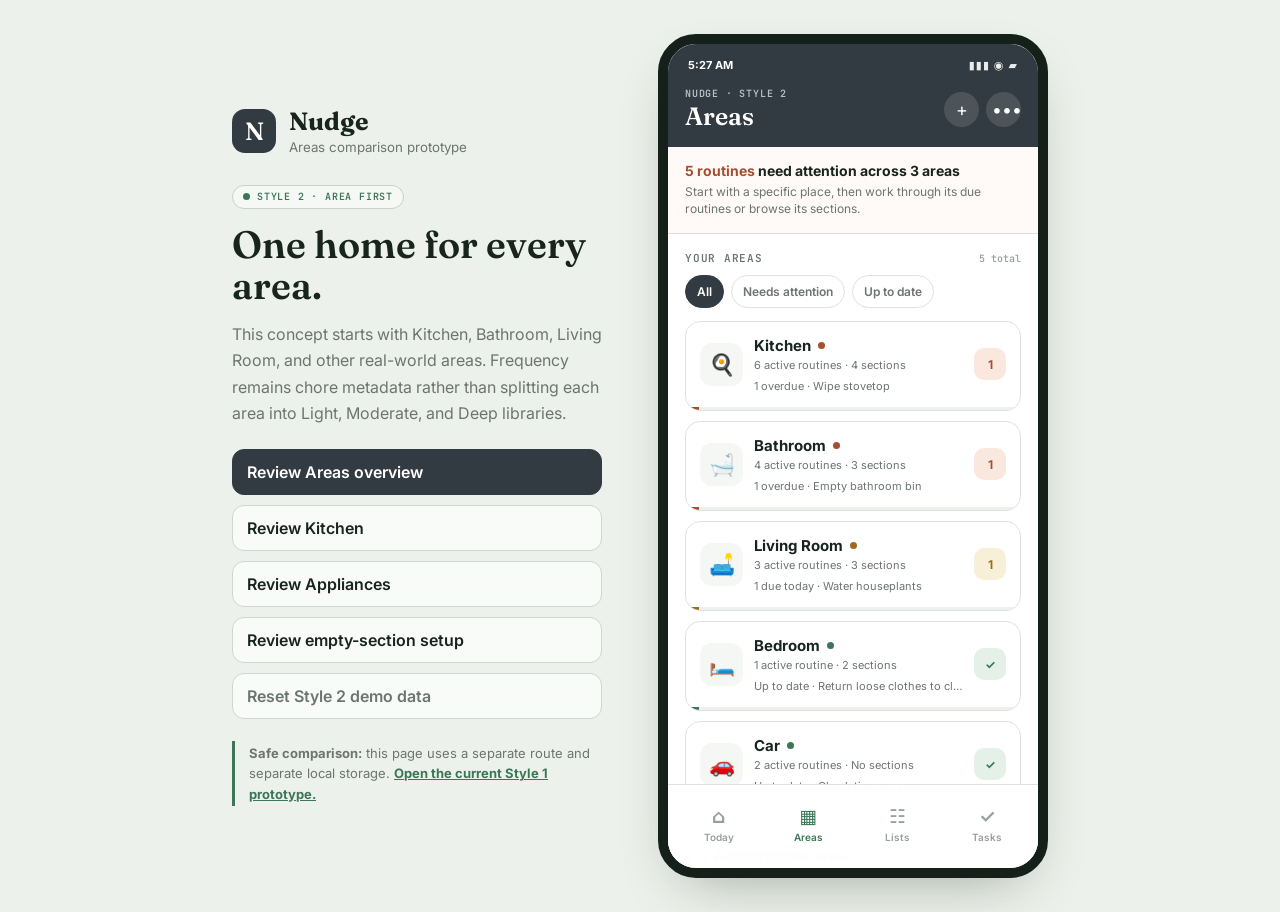
<file: mockups/areas-style-2/index.html>
<!doctype html>
<html lang="en">
<head>
<meta charset="utf-8"/>
<meta content="width=device-width, initial-scale=1, viewport-fit=cover" name="viewport"/>
<meta content="#303840" name="theme-color"/>
<meta content="Nudge Areas Style 2 — an area-first interactive product concept." name="description"/>
<title>Nudge — Areas Style 2</title>
<link href="https://fonts.googleapis.com" rel="preconnect"/>
<link crossorigin="" href="https://fonts.gstatic.com" rel="preconnect"/>
<link href="https://fonts.googleapis.com/css2?family=Fraunces:opsz,wght@9..144,500;9..144,600&amp;family=Inter:wght@400;500;600;700&amp;family=JetBrains+Mono:wght@500;600&amp;display=swap" rel="stylesheet"/>
<link href="styles.css" rel="stylesheet"/>
</head>
<body>
<div class="prototype-shell">
<aside class="review-panel">
<div class="brand-lockup"><span class="brand-mark">N</span><div><strong>Nudge</strong><small>Areas comparison prototype</small></div></div>
<div class="style-badge">Style 2 · Area first</div>
<h1>One home for every area.</h1>
<p>This concept starts with Kitchen, Bathroom, Living Room, and other real-world areas. Frequency remains chore metadata rather than splitting each area into Light, Moderate, and Deep libraries.</p>
<div class="review-actions">
<button class="review-button primary" data-review-route="areas">Review Areas overview</button>
<button class="review-button" data-review-route="area/house-kitchen">Review Kitchen</button>
<button class="review-button" data-review-route="section/house-kitchen/appliances">Review Appliances</button>
<button class="review-button" data-review-route="section/house-bedroom/bed-surfaces">Review empty-section setup</button>
<button class="review-button subtle" data-action="reset-demo">Reset Style 2 demo data</button>
</div>
<div class="comparison-note"><strong>Safe comparison:</strong> this page uses a separate route and separate local storage. <a href="../../mockups/prototype/">Open the current Style 1 prototype.</a></div>
</aside>
<main aria-label="Nudge Areas Style 2 mobile prototype" class="device">
<div class="status-bar"><span id="status-time">9:41</span><span class="status-icons">▮▮▮ ◉ ▰</span></div>
<div class="app">
<section aria-live="polite" class="screen" id="screen"></section>
<nav aria-label="Primary navigation" class="bottom-nav">
<button class="nav-item" data-nav="today"><span>⌂</span>Today</button>
<button class="nav-item active" data-nav="areas"><span>▦</span>Areas</button>
<button class="nav-item" data-nav="lists"><span>☷</span>Lists</button>
<button class="nav-item" data-nav="tasks"><span>✓</span>Tasks</button>
</nav>
<div id="overlay-root"></div>
<div id="toast-root"></div>
</div>
</main>
</div>
<script src="core.js"></script>
<script src="views.js"></script>
<script src="sheets.js"></script>
<script src="actions.js"></script>
</body>
</html>
</file>
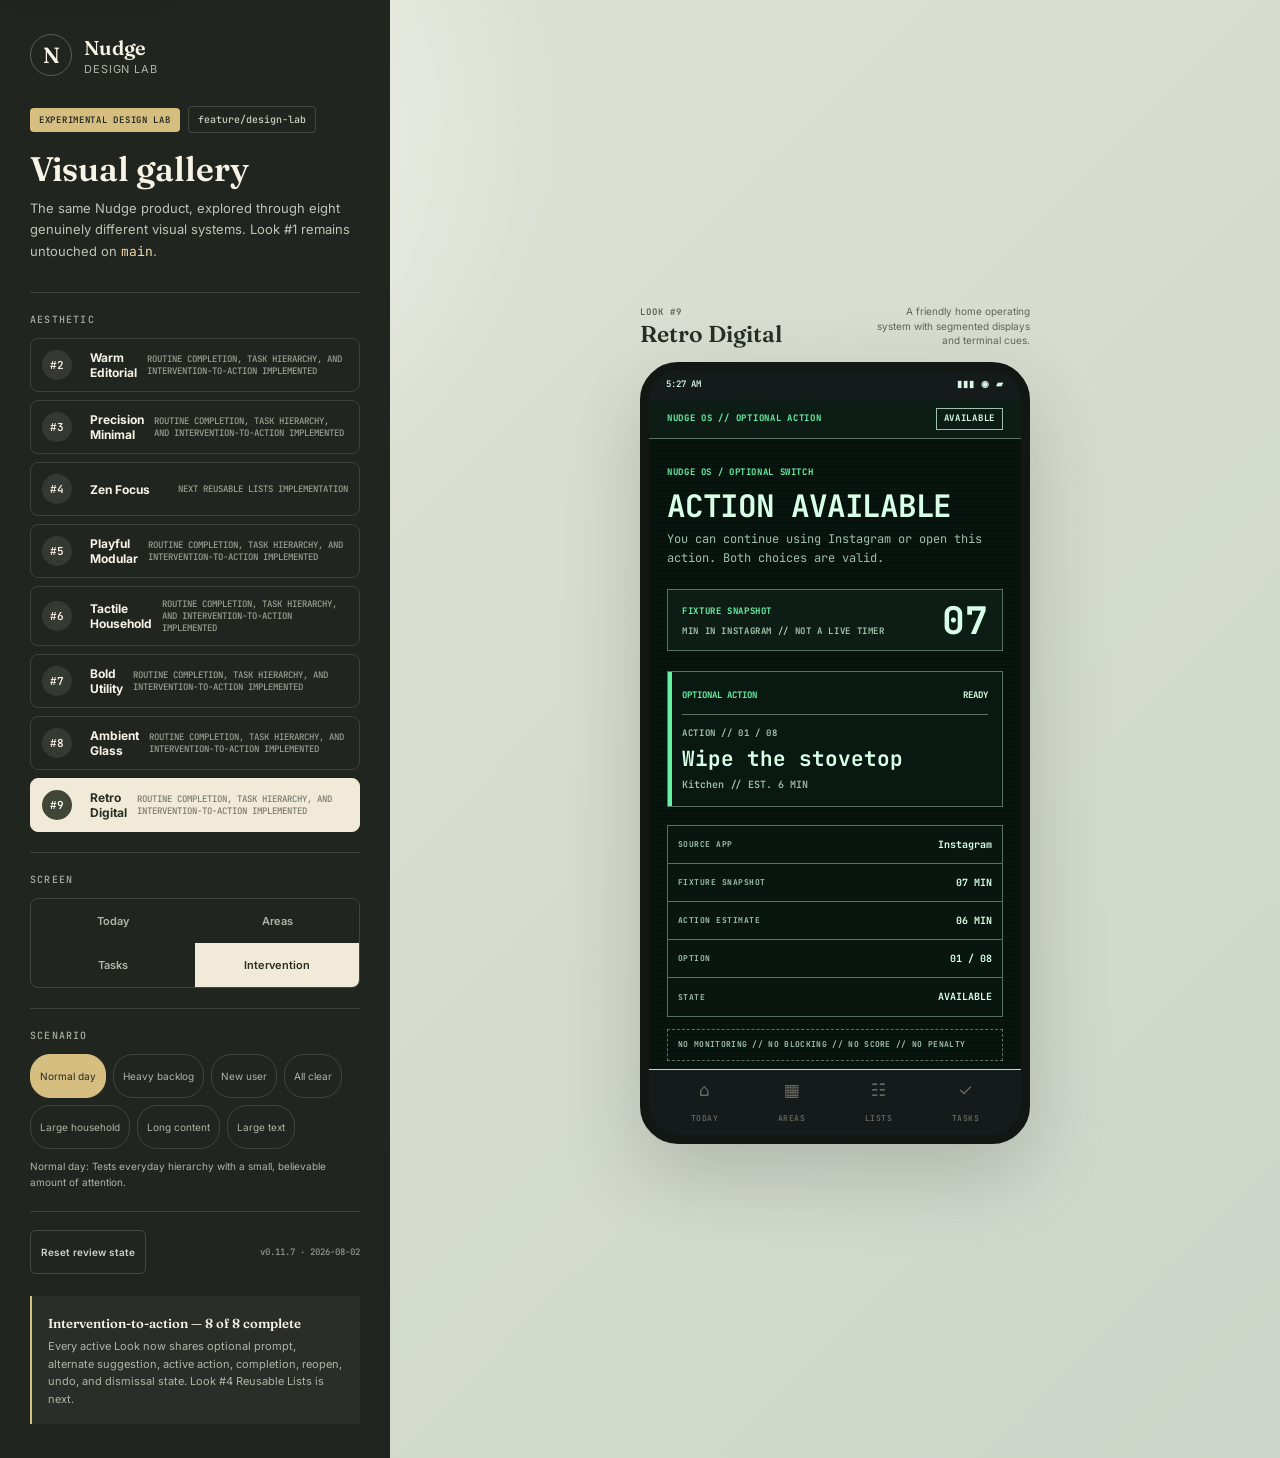
<file: mockups/design-lab/index.html>
<!doctype html>
<html lang="en">
<head>
  <meta charset="utf-8">
  <meta name="viewport" content="width=device-width, initial-scale=1, viewport-fit=cover">
  <meta name="theme-color" content="#3f4636">
  <meta name="description" content="Nudge Design Lab for comparing alternate visual directions without changing Look #1.">
  <title>Nudge — Design Lab</title>
  <link rel="preconnect" href="https://fonts.googleapis.com">
  <link rel="preconnect" href="https://fonts.gstatic.com" crossorigin>
  <link href="https://fonts.googleapis.com/css2?family=Fraunces:opsz,wght@9..144,500;9..144,600&family=Inter:wght@400;500;600;700;800&family=JetBrains+Mono:wght@500;600;700&display=swap" rel="stylesheet">
  <link rel="stylesheet" href="styles.css">
  <link rel="stylesheet" href="foundation.css">
  <link rel="stylesheet" href="look2-interactive.css">
  <link rel="stylesheet" href="look2-tasks.css">
  <link rel="stylesheet" href="look2-intervention.css">
  <link rel="stylesheet" href="look3.css">
  <link rel="stylesheet" href="look3-interactive.css">
  <link rel="stylesheet" href="look3-tasks.css">
  <link rel="stylesheet" href="look3-intervention.css">
  <link rel="stylesheet" href="look4.css">
  <link rel="stylesheet" href="look4-interactive.css">
  <link rel="stylesheet" href="look4-tasks.css">
  <link rel="stylesheet" href="look4-intervention.css">
  <link rel="stylesheet" href="look6.css">
  <link rel="stylesheet" href="look6-quality.css">
  <link rel="stylesheet" href="look6-interactive.css">
  <link rel="stylesheet" href="look6-tasks.css">
  <link rel="stylesheet" href="look6-intervention.css">
  <link rel="stylesheet" href="expanded-looks.css">
  <link rel="stylesheet" href="look5-quality.css">
  <link rel="stylesheet" href="look5-interactive.css">
  <link rel="stylesheet" href="look5-tasks.css">
  <link rel="stylesheet" href="look5-intervention.css">
  <link rel="stylesheet" href="look7-quality.css">
  <link rel="stylesheet" href="look7-interactive.css">
  <link rel="stylesheet" href="look7-tasks.css">
  <link rel="stylesheet" href="look7-intervention.css">
  <link rel="stylesheet" href="look8-quality.css">
  <link rel="stylesheet" href="look8-interactive.css">
  <link rel="stylesheet" href="look8-tasks.css">
  <link rel="stylesheet" href="look8-intervention.css">
  <link rel="stylesheet" href="look9-quality.css">
  <link rel="stylesheet" href="look9-interactive.css">
  <link rel="stylesheet" href="look9-tasks.css">
  <link rel="stylesheet" href="look9-intervention.css">
  <link rel="stylesheet" href="review.css">
</head>
<body>
  <a class="skip-link" href="#screen">Skip to phone preview</a>
  <div class="lab-shell">
    <aside class="lab-panel" aria-label="Design Lab controls">
      <div class="brand-lockup">
        <span class="brand-mark">N</span>
        <div><strong>Nudge</strong><small>Design Lab</small></div>
      </div>

      <div class="experiment-row">
        <span class="experiment-badge">Experimental Design Lab</span>
        <span class="branch-badge">feature/design-lab</span>
      </div>
      <h1>Visual gallery</h1>
      <p class="intro">The same Nudge product, explored through eight genuinely different visual systems. Look #1 remains untouched on <code>main</code>.</p>

      <section class="control-group" aria-labelledby="look-heading">
        <div class="control-heading" id="look-heading">Aesthetic</div>
        <div class="look-grid" id="look-controls"></div>
      </section>

      <section class="control-group" aria-labelledby="screen-heading">
        <div class="control-heading" id="screen-heading">Screen</div>
        <div class="segmented" id="screen-controls"></div>
      </section>

      <section class="control-group" aria-labelledby="scenario-heading">
        <div class="control-heading" id="scenario-heading">Scenario</div>
        <div class="scenario-list" id="scenario-controls"></div>
        <p class="scenario-purpose" id="scenario-purpose"></p>
      </section>

      <div class="review-utility">
        <button class="reset-review" data-action="reset-review">Reset review state</button>
        <span id="build-meta">v0.11.7 · 2026-08-02</span>
      </div>

      <div class="review-note">
        <strong>Intervention-to-action — 8 of 8 complete</strong>
        <p>Every active Look now shares optional prompt, alternate suggestion, active action, completion, reopen, undo, and dismissal state. Look #4 Reusable Lists is next.</p>
      </div>
    </aside>

    <main class="preview-stage">
      <div class="preview-caption">
        <div><span id="look-kicker">Look #9</span><strong id="look-name">Retro Digital</strong></div>
        <p id="look-description">A friendly home operating system with segmented displays and terminal cues.</p>
      </div>

      <div class="mobile-experiment-label">Experimental Design Lab · <span id="mobile-build">v0.11.7</span></div>

      <section class="device" aria-label="Nudge phone preview">
        <div class="status-bar"><span id="status-time">9:41</span><span class="status-icons">▮▮▮ ◉ ▰</span></div>
        <div class="app-frame">
          <section id="screen" class="screen" tabindex="-1" aria-live="polite"></section>
          <nav class="bottom-nav" aria-label="Primary navigation">
            <button data-nav="today"><span>⌂</span><small>Today</small></button>
            <button data-nav="areas"><span>▦</span><small>Areas</small></button>
            <button data-nav="lists"><span>☷</span><small>Lists</small></button>
            <button data-nav="tasks"><span>✓</span><small>Tasks</small></button>
          </nav>
          <div id="toast-root" role="status" aria-live="polite" aria-atomic="true"></div>
        </div>
      </section>
    </main>
  </div>

  <script type="module" src="app.js"></script>
  <script src="quality.js"></script>
</body>
</html>
</file>
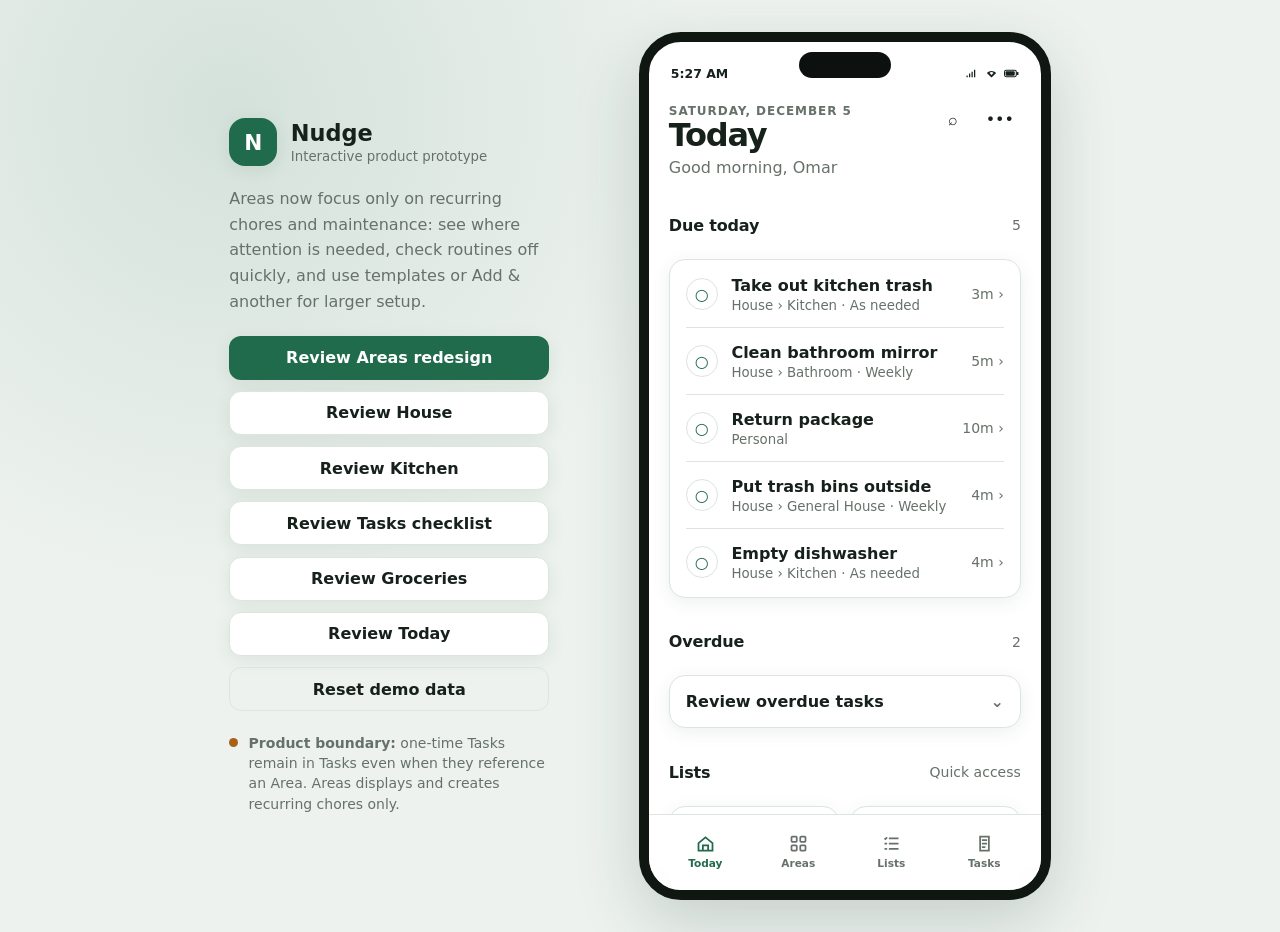
<file: mockups/prototype/index.html>
<!doctype html>
<html lang="en">
<head>
  <meta charset="utf-8">
  <meta name="viewport" content="width=device-width, initial-scale=1, viewport-fit=cover">
  <meta name="theme-color" content="#216b4d">
  <meta name="description" content="Interactive browser prototype for the Nudge Android productivity app.">
  <title>Nudge — Interactive Prototype</title>
  <link rel="stylesheet" href="styles/tokens.css">
  <link rel="stylesheet" href="styles/base.css">
  <link rel="stylesheet" href="styles/components.css">
  <link rel="stylesheet" href="styles/today.css">
  <link rel="stylesheet" href="styles/areas.css">
  <link rel="stylesheet" href="styles/task-detail.css">
  <link rel="stylesheet" href="styles/tasks.css">
  <link rel="stylesheet" href="styles/lists.css">
  <link rel="stylesheet" href="styles/checklist-gestures.css">
</head>
<body>
  <div class="prototype-shell">
    <aside class="review-panel" aria-label="Prototype controls">
      <div class="brand-lockup"><span class="brand-mark">N</span><div><strong>Nudge</strong><small>Interactive product prototype</small></div></div>
      <p class="review-copy">Areas now focus only on recurring chores and maintenance: see where attention is needed, check routines off quickly, and use templates or Add & another for larger setup.</p>
      <div class="review-actions">
        <button class="review-button primary" data-route="areas">Review Areas redesign</button>
        <button class="review-button" data-route="areas/house">Review House</button>
        <button class="review-button" data-route="areas/house/kitchen">Review Kitchen</button>
        <button class="review-button" data-route="tasks">Review Tasks checklist</button>
        <button class="review-button" data-route="lists/groceries">Review Groceries</button>
        <button class="review-button" data-route="today">Review Today</button>
        <button class="review-button subtle" data-action="reset-demo">Reset demo data</button>
      </div>
      <div class="prototype-note"><span></span><p><strong>Product boundary:</strong> one-time Tasks remain in Tasks even when they reference an Area. Areas displays and creates recurring chores only.</p></div>
    </aside>
    <main class="device" aria-label="Nudge mobile prototype">
      <div class="camera-pill" aria-hidden="true"></div>
      <header class="status-bar"><span id="status-time">9:41</span><div class="status-icons" aria-hidden="true"><svg viewBox="0 0 24 24"><path d="M4 18h2v-3H4v3Zm4 0h2v-6H8v6Zm4 0h2V9h-2v9Zm4 0h2V6h-2v12Z"/></svg><svg viewBox="0 0 24 24"><path d="M12 18.5 4.5 11a10.6 10.6 0 0 1 15 0L12 18.5Zm0-4.2 3.2-3.2a4.5 4.5 0 0 0-6.4 0l3.2 3.2Z"/></svg><svg viewBox="0 0 28 14"><rect x="1" y="1" width="22" height="12" rx="3" fill="none" stroke="currentColor" stroke-width="2"/><rect x="24" y="4" width="3" height="6" rx="1"/><rect x="3" y="3" width="17" height="8" rx="1.5"/></svg></div></header>
      <section id="screen" class="screen" aria-live="polite"></section>
      <nav id="bottom-nav" class="bottom-nav" aria-label="Primary navigation"></nav>
      <div id="overlay-root"></div><div id="toast-root" aria-live="assertive"></div>
    </main>
  </div>
  <script type="module" src="scripts/app.js"></script>
  <script type="module" src="scripts/areas-controller.js"></script>
  <script type="module" src="scripts/areas-polish.js"></script>
  <script type="module" src="scripts/tasks.js"></script>
  <script type="module" src="scripts/lists.js"></script>
  <script type="module" src="scripts/checklist-gestures-v3.js"></script>
  <script type="module" src="scripts/lists-integration.js"></script>
</body>
</html>
</file>
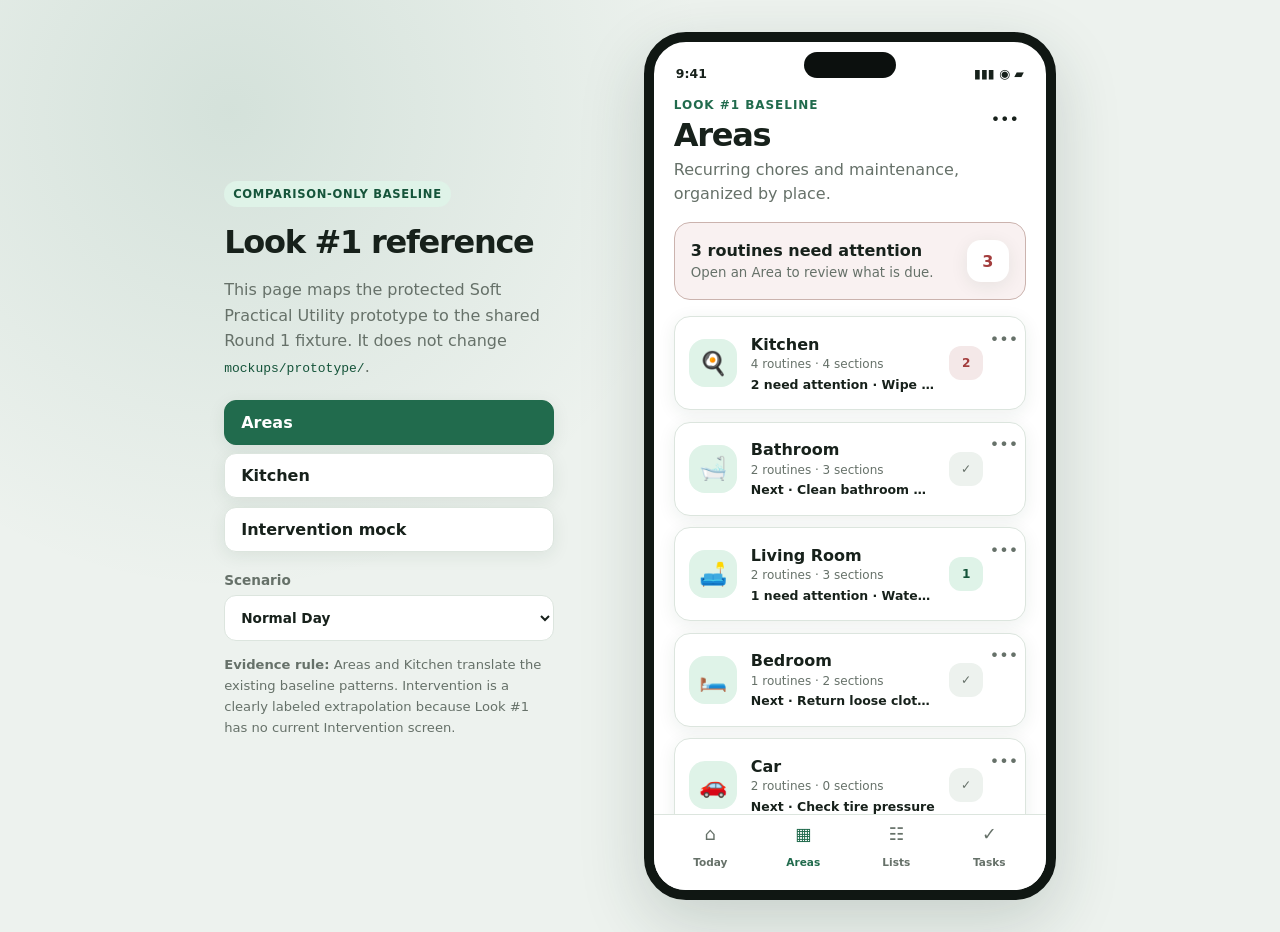
<file: mockups/design-lab/look1-reference.html>
<!doctype html>
<html lang="en">
<head>
  <meta charset="utf-8">
  <meta name="viewport" content="width=device-width, initial-scale=1, viewport-fit=cover">
  <meta name="theme-color" content="#216b4d">
  <meta name="description" content="Comparison-only Look #1 baseline reference for the Nudge Design Lab.">
  <title>Nudge Design Lab — Look #1 Reference</title>
  <link rel="stylesheet" href="look1-reference.css">
</head>
<body>
  <div class="reference-shell">
    <aside class="reference-panel" aria-label="Look #1 reference controls">
      <span class="reference-badge">Comparison-only baseline</span>
      <h1>Look #1 reference</h1>
      <p>This page maps the protected Soft Practical Utility prototype to the shared Round 1 fixture. It does not change <code>mockups/prototype/</code>.</p>
      <nav aria-label="Reference screens">
        <a data-screen-link="areas" href="?screen=areas&scenario=normal">Areas</a>
        <a data-screen-link="area" href="?screen=area&area=kitchen&scenario=backlog">Kitchen</a>
        <a data-screen-link="intervention" href="?screen=intervention&scenario=normal">Intervention mock</a>
      </nav>
      <label>Scenario
        <select id="scenario-select">
          <option value="normal">Normal Day</option>
          <option value="backlog">Heavy Backlog</option>
          <option value="new">New User</option>
          <option value="clear">All Clear</option>
          <option value="large">Large Household</option>
          <option value="long">Long Content</option>
          <option value="large-text">Large Text</option>
        </select>
      </label>
      <p class="reference-note"><strong>Evidence rule:</strong> Areas and Kitchen translate the existing baseline patterns. Intervention is a clearly labeled extrapolation because Look #1 has no current Intervention screen.</p>
    </aside>

    <main class="reference-stage">
      <div id="capture-header" class="capture-header" aria-label="Screenshot evidence label"></div>
      <section class="device" aria-label="Nudge Look #1 phone reference">
        <div class="camera-pill" aria-hidden="true"></div>
        <header class="status-bar"><span>9:41</span><span aria-hidden="true">▮▮▮ ◉ ▰</span></header>
        <section id="screen" class="screen" tabindex="-1" aria-live="polite"></section>
        <nav class="bottom-nav" aria-label="Primary navigation">
          <button><span>⌂</span><small>Today</small></button>
          <button class="active" aria-current="page"><span>▦</span><small>Areas</small></button>
          <button><span>☷</span><small>Lists</small></button>
          <button><span>✓</span><small>Tasks</small></button>
        </nav>
      </section>
    </main>
  </div>
  <script type="module" src="look1-reference.js"></script>
</body>
</html>
</file>
<file: mockups/areas-style-2/styles.css>
:root{--ink:#18251d;--muted:#6d7570;--muted-2:#98a09b;--line:#dde3de;--paper:#fff;--canvas:#edf1eb;--soft:#f5f7f4;--slate:#333b42;--slate-2:#424b53;--green:#3d7657;--green-soft:#e5f0e8;--amber:#9a6c23;--amber-soft:#f8efd9;--red:#a44f31;--red-soft:#fae8df;--blue:#39748a;--blue-soft:#e2eff3;--shadow:0 22px 60px -28px rgba(24,37,29,.45);--safe-bottom:max(14px,env(safe-area-inset-bottom))}*{box-sizing:border-box}html,body{margin:0;min-height:100%}button,input,select{font:inherit}button{color:inherit}body{background:var(--canvas);color:var(--ink);font-family:Inter,system-ui,sans-serif;overscroll-behavior:none}.prototype-shell{min-height:100vh;display:grid;grid-template-columns:minmax(260px,370px) 390px;justify-content:center;align-items:center;gap:56px;padding:34px}.review-panel{max-width:370px}.brand-lockup{display:flex;align-items:center;gap:13px;margin-bottom:28px}.brand-mark{display:grid;place-items:center;width:44px;height:44px;border-radius:13px;background:var(--slate);color:#fff;font-family:Fraunces,serif;font-size:25px;font-weight:600}.brand-lockup strong{display:block;font-family:Fraunces,serif;font-size:25px}.brand-lockup small{color:var(--muted)}.style-badge{display:inline-flex;align-items:center;gap:7px;margin-bottom:15px;border:1px solid #c7d2c9;border-radius:999px;padding:6px 10px;font:600 10px/1 JetBrains Mono,monospace;letter-spacing:.08em;text-transform:uppercase;background:rgba(255,255,255,.55);color:var(--green)}.style-badge:before{content:"";width:7px;height:7px;border-radius:50%;background:var(--green)}.review-panel h1{font:600 38px/1.08 Fraunces,serif;margin:0 0 15px}.review-panel>p{color:var(--muted);line-height:1.65;margin:0 0 23px}.review-actions{display:grid;gap:10px}.review-button{width:100%;border:1px solid #cfd7d0;background:rgba(255,255,255,.7);border-radius:12px;padding:12px 14px;text-align:left;cursor:pointer;font-weight:600}.review-button:hover{background:#fff}.review-button.primary{background:var(--slate);color:#fff;border-color:var(--slate)}.review-button.subtle{color:var(--muted)}.comparison-note{margin-top:22px;border-left:3px solid var(--green);padding:2px 0 2px 14px;color:var(--muted);font-size:13px;line-height:1.55}.comparison-note a{color:var(--green);font-weight:700}.device{width:390px;height:min(844px,calc(100vh - 36px));min-height:680px;border:10px solid #16201a;border-radius:38px;background:var(--paper);box-shadow:var(--shadow);overflow:hidden;position:relative}.status-bar{height:34px;padding:8px 20px 0;background:var(--slate);color:#fff;display:flex;justify-content:space-between;align-items:center;font-size:11px;font-weight:700}.status-icons{letter-spacing:1px;opacity:.9}.app{height:calc(100% - 34px);display:flex;flex-direction:column;position:relative}.screen{flex:1;min-height:0;overflow:auto;background:var(--paper);padding-bottom:92px;scrollbar-width:none}.screen::-webkit-scrollbar{display:none}.topbar{background:var(--slate);color:#fff;padding:10px 17px 17px;display:flex;gap:12px;align-items:center;position:sticky;top:0;z-index:5}.topbar-copy{flex:1;min-width:0}.eyebrow{margin:0 0 3px;color:#b8c0c5;font:600 10px/1.2 JetBrains Mono,monospace;text-transform:uppercase;letter-spacing:.08em}.topbar h1{margin:0;font:600 25px/1.08 Fraunces,serif;overflow:hidden;text-overflow:ellipsis;white-space:nowrap}.icon-button{width:35px;height:35px;border:0;border-radius:50%;cursor:pointer;background:rgba(255,255,255,.12);color:#fff;display:grid;place-items:center;font-size:18px}.icon-button:hover{background:rgba(255,255,255,.2)}.topbar-actions{display:flex;gap:7px}.summary-banner{padding:15px 17px;background:#fffaf7;border-bottom:1px solid #eadbd3}.summary-banner strong{display:block;font-size:14px;margin-bottom:4px}.summary-banner p{margin:0;color:var(--muted);font-size:12px;line-height:1.45}.summary-banner .urgent{color:var(--red)}.section-block{padding:18px 17px 0}.section-heading{display:flex;align-items:baseline;justify-content:space-between;margin-bottom:10px}.section-heading h2{margin:0;font:600 11px/1.2 JetBrains Mono,monospace;letter-spacing:.07em;text-transform:uppercase;color:var(--muted)}.section-heading span{color:var(--muted-2);font:500 10px/1 JetBrains Mono,monospace}.filter-row{display:flex;gap:7px;overflow-x:auto;padding:0 17px 13px;scrollbar-width:none}.filter-row::-webkit-scrollbar{display:none}.filter-chip{flex:0 0 auto;border:1px solid var(--line);border-radius:999px;background:#fff;padding:8px 11px;color:var(--muted);font-size:12px;font-weight:600;cursor:pointer}.filter-chip.active{background:var(--slate);border-color:var(--slate);color:#fff}.area-list{display:grid;gap:10px}.area-card{border:1px solid var(--line);border-radius:15px;background:#fff;overflow:hidden}.area-card-main{width:100%;border:0;background:transparent;display:grid;grid-template-columns:43px minmax(0,1fr) auto;gap:11px;align-items:center;padding:14px;text-align:left;cursor:pointer}.area-card-main:hover{background:var(--soft)}.area-icon{width:43px;height:43px;display:grid;place-items:center;border-radius:12px;background:var(--soft);font-size:21px}.area-copy{min-width:0}.area-title-line{display:flex;align-items:center;gap:7px;margin-bottom:3px}.area-title-line strong{font-size:15px}.status-dot{width:7px;height:7px;border-radius:50%;background:var(--green)}.status-dot.due{background:var(--amber)}.status-dot.overdue{background:var(--red)}.area-copy small,.area-copy em{display:block;overflow:hidden;text-overflow:ellipsis;white-space:nowrap}.area-copy small{color:var(--muted);font-size:11px;margin-bottom:7px}.area-copy em{color:var(--muted);font-style:normal;font-size:11px}.area-count{min-width:32px;height:32px;padding:0 7px;border-radius:10px;display:grid;place-items:center;background:var(--green-soft);color:var(--green);font-weight:700;font-size:12px}.area-count.due{background:var(--amber-soft);color:var(--amber)}.area-count.overdue{background:var(--red-soft);color:var(--red)}.progress-track{height:3px;background:#edf0ed}.progress-fill{display:block;height:100%;background:var(--green)}.progress-fill.attention{background:var(--amber)}.progress-fill.overdue{background:var(--red)}.inline-add{width:100%;margin-top:10px;border:1px dashed #bdc8c0;border-radius:14px;background:var(--soft);padding:13px;cursor:pointer;color:var(--green);font-weight:700;text-align:left}.metrics{display:grid;grid-template-columns:repeat(3,1fr);gap:8px;padding:15px 17px 0}.metric{border:1px solid var(--line);border-radius:12px;padding:11px;background:#fff}.metric strong{display:block;font:600 19px/1 Fraunces,serif;margin-bottom:5px}.metric small{color:var(--muted);font-size:10px}.metric.attention strong{color:var(--red)}.routine-list{border:1px solid var(--line);border-radius:14px;overflow:hidden;background:#fff}.routine-row{min-height:60px;display:grid;grid-template-columns:31px minmax(0,1fr) auto;gap:10px;align-items:center;padding:10px 12px;border-bottom:1px solid var(--line)}.routine-row:last-child{border-bottom:0}.routine-row.completed{opacity:.58}.routine-row.completed .routine-copy strong{text-decoration:line-through}.check-button{width:25px;height:25px;border:2px solid #c5cec7;background:#fff;border-radius:8px;cursor:pointer;font-size:0;position:relative}.check-button:hover{border-color:var(--green)}.check-button.checked{border-color:var(--green);background:var(--green)}.check-button.checked:after{content:"✓";color:#fff;position:absolute;inset:0;display:grid;place-items:center;font-size:14px;font-weight:700}.routine-open{border:0;background:transparent;padding:0;text-align:left;min-width:0;cursor:pointer}.routine-copy strong{display:block;font-size:13px;overflow:hidden;text-overflow:ellipsis;white-space:nowrap}.routine-copy small{display:block;color:var(--muted);font-size:10.5px;margin-top:4px;overflow:hidden;text-overflow:ellipsis;white-space:nowrap}.due-label{border-radius:7px;padding:5px 7px;background:var(--soft);color:var(--muted);font:600 9.5px/1 JetBrains Mono,monospace;text-transform:uppercase;white-space:nowrap}.due-label.today{background:var(--amber-soft);color:var(--amber)}.due-label.overdue{background:var(--red-soft);color:var(--red)}.due-label.as-needed{background:var(--blue-soft);color:var(--blue)}.section-card{width:100%;border:1px solid var(--line);border-radius:14px;background:#fff;display:grid;grid-template-columns:40px minmax(0,1fr) auto;gap:11px;align-items:center;padding:12px;margin-bottom:9px;text-align:left;cursor:pointer}.section-card:hover{background:var(--soft)}.section-icon{width:40px;height:40px;border-radius:11px;background:var(--soft);display:grid;place-items:center;font-size:18px}.section-card strong{display:block;font-size:13px}.section-card small{display:block;color:var(--muted);font-size:10.5px;margin-top:4px}.section-card.empty strong,.section-card.empty small{color:var(--muted-2)}.chevron{color:#b8c0bb;font-size:19px}.empty-state{border:1px dashed #c7d0c9;border-radius:15px;background:var(--soft);text-align:center;padding:28px 18px}.empty-state-icon{width:46px;height:46px;margin:0 auto 10px;display:grid;place-items:center;border-radius:14px;background:#fff;font-size:21px}.empty-state h3{margin:0 0 7px;font:600 18px/1.2 Fraunces,serif}.empty-state p{margin:0 auto 14px;max-width:240px;color:var(--muted);font-size:12px;line-height:1.45}.button{border:1px solid var(--line);border-radius:11px;background:#fff;padding:11px 13px;font-weight:700;font-size:12px;cursor:pointer}.button.primary{background:var(--slate);border-color:var(--slate);color:#fff}.button.ghost{background:var(--soft)}.button.danger{color:var(--red)}.button.block{width:100%}.bottom-nav{position:absolute;left:0;right:0;bottom:0;z-index:7;height:calc(70px + var(--safe-bottom));padding:8px 6px var(--safe-bottom);border-top:1px solid var(--line);background:rgba(255,255,255,.96);backdrop-filter:blur(15px);display:grid;grid-template-columns:repeat(4,1fr)}.nav-item{border:0;background:transparent;color:var(--muted-2);font-size:10px;font-weight:600;cursor:pointer}.nav-item span{display:block;font-size:19px;margin-bottom:3px}.nav-item.active{color:var(--green)}.sheet-backdrop{position:absolute;inset:0;z-index:20;display:flex;align-items:flex-end;background:rgba(13,22,16,.34);padding-top:40px}.sheet{width:100%;max-height:92%;overflow:auto;border-radius:22px 22px 0 0;background:#fff;padding:9px 17px calc(18px + var(--safe-bottom));box-shadow:0 -18px 50px -24px rgba(0,0,0,.4)}.sheet-handle{width:39px;height:4px;border-radius:10px;background:#d5dcd6;margin:0 auto 15px}.sheet-header{display:flex;justify-content:space-between;gap:13px;align-items:flex-start;margin-bottom:16px}.sheet-header h2{margin:2px 0 0;font:600 22px/1.12 Fraunces,serif}.sheet-header .icon-button{background:var(--soft);color:var(--muted)}.field{margin-bottom:14px}.field label{display:block;margin-bottom:7px;color:var(--muted);font:600 10px/1.2 JetBrains Mono,monospace;text-transform:uppercase;letter-spacing:.06em}.input{width:100%;min-height:45px;border:1px solid var(--line);border-radius:11px;background:#fff;padding:11px 12px;color:var(--ink)}.input:focus{outline:2px solid #b9d1c0;border-color:var(--green)}.form-row{display:grid;grid-template-columns:1fr 1fr;gap:9px}.form-actions{display:grid;grid-template-columns:1fr 1.25fr;gap:9px;margin-top:18px}.toggle-line{display:flex;align-items:center;justify-content:space-between;gap:12px;border:1px solid var(--line);border-radius:11px;padding:11px 12px;margin-bottom:10px}.toggle-line strong{display:block;font-size:12px}.toggle-line small{display:block;color:var(--muted);font-size:10px;margin-top:3px}.toggle-line input{width:19px;height:19px;accent-color:var(--green)}details.more{border-top:1px solid var(--line);padding-top:12px;margin-top:4px}details.more summary{cursor:pointer;color:var(--green);font-weight:700;font-size:12px;margin-bottom:13px}.grade-options{display:grid;grid-template-columns:repeat(3,1fr);gap:8px;margin:16px 0}.grade-option{border:1px solid var(--line);border-radius:12px;background:#fff;padding:13px 6px;cursor:pointer;text-align:center}.grade-option strong{display:block;font-size:12px}.grade-option small{display:block;color:var(--muted);font-size:9.5px;margin-top:4px}.grade-option.selected{border-color:var(--green);background:var(--green-soft);color:var(--green)}.toast{position:absolute;z-index:30;left:15px;right:15px;bottom:calc(78px + var(--safe-bottom));border-radius:12px;background:#202824;color:#fff;padding:12px 13px;display:flex;align-items:center;justify-content:space-between;gap:12px;font-size:12px;box-shadow:0 12px 30px -14px rgba(0,0,0,.7)}.toast button{border:0;background:transparent;color:#b9e0c6;font-weight:800;cursor:pointer}.detail-hero{padding:18px 17px 2px}.detail-hero h2{margin:0 0 6px;font:600 26px/1.14 Fraunces,serif}.detail-hero p{margin:0;color:var(--muted);font-size:12px;line-height:1.5}.detail-meta{display:flex;gap:7px;flex-wrap:wrap;padding:14px 17px 0}.meta-chip{border-radius:999px;background:var(--soft);padding:7px 9px;color:var(--muted);font-size:10px;font-weight:600}.detail-actions{display:grid;grid-template-columns:1fr 1fr;gap:9px;padding:17px}@media(max-width:850px){body{background:#fff}.prototype-shell{min-height:100dvh;display:block;padding:0}.review-panel{display:none}.device{width:100%;height:100dvh;min-height:100dvh;border:0;border-radius:0;box-shadow:none}}
</file>
<file: mockups/design-lab/styles.css>
:root {
  --paper: #f3efe5;
  --paper-deep: #e8e0d0;
  --ink: #263027;
  --muted: #777466;
  --line: #d8cfbd;
  --olive: #626c4f;
  --olive-dark: #3f4636;
  --terracotta: #a95f42;
  --terracotta-soft: #f0ddd2;
  --mustard: #bf923f;
  --blue: #6f8586;
  --white: #fffdf8;
  --shadow: 0 30px 80px rgba(42, 45, 35, .20);
  --serif: 'Fraunces', Georgia, serif;
  --sans: 'Inter', system-ui, sans-serif;
  --mono: 'JetBrains Mono', monospace;
}

* { box-sizing: border-box; }
html, body { margin: 0; min-height: 100%; }
body {
  background:
    radial-gradient(circle at 12% 10%, rgba(255,255,255,.65), transparent 24%),
    linear-gradient(135deg, #dfe3d5, #cdd6ca);
  color: var(--ink);
  font-family: var(--sans);
}
button, input, select { font: inherit; }
button { color: inherit; }

.lab-shell {
  min-height: 100vh;
  display: grid;
  grid-template-columns: minmax(300px, 390px) minmax(430px, 1fr);
}

.lab-panel {
  background: #20261f;
  color: #f8f3e7;
  padding: 34px 30px;
  overflow-y: auto;
}
.brand-lockup { display: flex; align-items: center; gap: 12px; margin-bottom: 30px; }
.brand-mark {
  width: 42px; height: 42px; border: 1px solid rgba(255,255,255,.25);
  display: grid; place-items: center; font: 600 22px var(--serif); border-radius: 50%;
}
.brand-lockup div { display: grid; gap: 2px; }
.brand-lockup strong { font: 600 20px var(--serif); }
.brand-lockup small { color: #aeb5a7; font-size: 11px; letter-spacing: .08em; text-transform: uppercase; }
.branch-badge {
  display: inline-flex; padding: 6px 9px; border: 1px solid rgba(255,255,255,.16);
  color: #c9d0c2; font: 500 10px var(--mono); border-radius: 4px; margin-bottom: 18px;
}
.lab-panel h1 { margin: 0 0 10px; font: 600 34px/1.08 var(--serif); }
.intro { color: #bdc4b7; line-height: 1.65; font-size: 13px; margin: 0 0 30px; }
.intro code { color: #f4d7a5; font-family: var(--mono); }
.control-group { padding: 20px 0; border-top: 1px solid rgba(255,255,255,.12); }
.control-heading { margin-bottom: 12px; color: #9ea697; font: 600 10px var(--mono); text-transform: uppercase; letter-spacing: .12em; }
.look-grid { display: grid; gap: 8px; }
.look-button {
  width: 100%; display: grid; grid-template-columns: 38px 1fr auto; align-items: center; gap: 10px;
  padding: 11px; border: 1px solid rgba(255,255,255,.12); background: transparent; color: #f7f2e6;
  text-align: left; cursor: pointer; border-radius: 8px;
}
.look-button:hover { background: rgba(255,255,255,.05); }
.look-button.active { background: #f2ead8; color: #283026; border-color: #f2ead8; }
.look-number { width: 30px; height: 30px; display: grid; place-items: center; border-radius: 50%; background: rgba(255,255,255,.09); font: 600 11px var(--mono); }
.look-button.active .look-number { background: var(--olive-dark); color: #fff; }
.look-button strong { font-size: 12px; }
.look-button small { color: #98a091; font: 500 9px var(--mono); text-transform: uppercase; }
.look-button.active small { color: #787b70; }
.segmented { display: grid; grid-template-columns: 1fr 1fr; border: 1px solid rgba(255,255,255,.14); border-radius: 8px; overflow: hidden; }
.segmented button { padding: 10px 8px; border: 0; background: transparent; color: #adb5a7; cursor: pointer; font-size: 11px; font-weight: 600; }
.segmented button.active { background: #f2ead8; color: #283026; }
.scenario-list { display: flex; flex-wrap: wrap; gap: 7px; }
.scenario-list button {
  border: 1px solid rgba(255,255,255,.14); background: transparent; color: #adb5a7;
  padding: 7px 9px; border-radius: 20px; cursor: pointer; font-size: 10px;
}
.scenario-list button.active { color: #22291f; background: #d6bd80; border-color: #d6bd80; }
.review-note { margin-top: 22px; padding: 16px; border-left: 2px solid #d6bd80; background: rgba(255,255,255,.04); }
.review-note strong { font: 600 13px var(--serif); }
.review-note p { color: #aeb5a7; font-size: 11px; line-height: 1.6; margin: 6px 0 0; }

.preview-stage {
  display: flex; flex-direction: column; align-items: center; justify-content: center;
  padding: 28px 24px 38px; min-width: 0;
}
.preview-caption { width: min(390px, 100%); margin-bottom: 14px; display: flex; align-items: end; justify-content: space-between; gap: 16px; }
.preview-caption div { display: grid; gap: 2px; }
.preview-caption span { font: 600 9px var(--mono); letter-spacing: .11em; text-transform: uppercase; color: #52604e; }
.preview-caption strong { font: 600 23px var(--serif); }
.preview-caption p { margin: 0; max-width: 160px; text-align: right; font-size: 10px; color: #5d675b; line-height: 1.45; }

.device {
  width: 390px; height: min(820px, calc(100vh - 118px)); min-height: 650px;
  background: #131713; border: 9px solid #131713; border-radius: 38px;
  box-shadow: var(--shadow); overflow: hidden; position: relative;
}
.status-bar {
  height: 29px; padding: 7px 17px 0; display: flex; justify-content: space-between;
  background: var(--paper); color: var(--ink); font: 600 9px var(--mono);
}
.status-icons { letter-spacing: 1px; }
.app-frame { height: calc(100% - 29px); position: relative; background: var(--paper); display: flex; flex-direction: column; }
.screen { flex: 1; overflow-y: auto; padding-bottom: 88px; scrollbar-width: none; }
.screen::-webkit-scrollbar { display: none; }

.editorial-header { padding: 26px 23px 14px; }
.editorial-header .kicker, .section-label, .intervention-kicker {
  font: 600 9px var(--mono); letter-spacing: .12em; text-transform: uppercase; color: var(--olive);
}
.editorial-header h1 { margin: 6px 0 3px; font: 600 33px/1.06 var(--serif); letter-spacing: -.02em; }
.editorial-header p { margin: 0; color: var(--muted); font-size: 11px; line-height: 1.5; }
.header-line { height: 1px; margin: 0 23px; background: var(--line); }

.attention-note { margin: 18px 23px 22px; padding: 15px 0; border-top: 1px solid var(--terracotta); border-bottom: 1px solid var(--terracotta); }
.attention-note strong { display: block; font: 600 18px/1.25 var(--serif); color: #7f412e; }
.attention-note p { margin: 5px 0 0; color: #80685e; font-size: 10px; line-height: 1.5; }

.area-index { padding: 0 23px; }
.area-index-heading { display: flex; justify-content: space-between; align-items: baseline; margin-bottom: 4px; }
.area-index-heading span:last-child { color: var(--muted); font: 500 9px var(--mono); }
.area-entry { border-bottom: 1px solid var(--line); }
.area-entry button { width: 100%; border: 0; background: transparent; padding: 17px 0 15px; display: grid; grid-template-columns: 1fr auto; gap: 12px; text-align: left; cursor: pointer; }
.area-name { display: flex; align-items: center; gap: 8px; }
.area-name strong { font: 600 21px var(--serif); }
.area-name i { width: 6px; height: 6px; background: var(--olive); border-radius: 50%; }
.area-entry.overdue .area-name i { background: var(--terracotta); }
.area-entry.due .area-name i { background: var(--mustard); }
.area-meta { display: block; color: var(--muted); margin-top: 5px; font-size: 10px; }
.area-next { display: block; color: #4f594a; margin-top: 4px; font-size: 11px; font-weight: 500; }
.area-count { min-width: 46px; text-align: right; font: 600 11px var(--mono); color: var(--olive); padding-top: 4px; }
.area-entry.overdue .area-count { color: var(--terracotta); }
.area-entry.due .area-count { color: #8a681f; }
.add-area { margin: 20px 23px; width: calc(100% - 46px); border: 1px solid var(--line); background: transparent; padding: 12px; font-size: 11px; font-weight: 600; cursor: pointer; }

.back-row { padding: 18px 22px 0; }
.back-button { border: 0; background: transparent; padding: 5px 0; color: var(--olive); cursor: pointer; font-size: 11px; font-weight: 600; }
.area-detail-intro { padding: 12px 23px 18px; }
.area-detail-intro h1 { font: 600 32px/1.05 var(--serif); margin: 5px 0 6px; }
.area-detail-intro p { color: var(--muted); margin: 0; font-size: 11px; }
.routine-group { padding: 0 23px 22px; }
.routine-group-header { display: flex; justify-content: space-between; align-items: baseline; padding: 12px 0 8px; border-bottom: 1px solid var(--ink); }
.routine-group-header h2 { margin: 0; font: 600 17px var(--serif); }
.routine-group-header span { font: 500 9px var(--mono); color: var(--muted); }
.routine-row { display: grid; grid-template-columns: 22px 1fr auto; gap: 10px; align-items: center; padding: 13px 0; border-bottom: 1px solid var(--line); }
.editorial-check { width: 18px; height: 18px; border: 1.5px solid #8e8a7c; background: transparent; border-radius: 50%; cursor: pointer; }
.routine-copy strong { display: block; font-size: 12px; }
.routine-copy small { display: block; margin-top: 3px; color: var(--muted); font-size: 9px; }
.due-stamp { font: 600 8px var(--mono); letter-spacing: .04em; text-transform: uppercase; padding: 4px 6px; border: 1px solid var(--line); color: var(--muted); }
.due-stamp.overdue { color: var(--terracotta); border-color: #d7ab98; }
.due-stamp.today { color: #89661f; border-color: #d8c18c; }
.section-link { width: 100%; border: 0; background: transparent; border-bottom: 1px solid var(--line); padding: 14px 0; display: flex; justify-content: space-between; cursor: pointer; text-align: left; }
.section-link strong { font: 600 14px var(--serif); }
.section-link small { color: var(--muted); font-size: 9px; }

.intervention-screen { min-height: 100%; display: flex; flex-direction: column; padding: 30px 25px 28px; background: var(--paper); }
.intervention-top { display: flex; justify-content: space-between; align-items: center; }
.intervention-top span:last-child { color: var(--muted); font: 500 9px var(--mono); }
.intervention-rule { height: 1px; background: var(--terracotta); margin: 18px 0 30px; }
.intervention-screen h1 { margin: 0; max-width: 300px; font: 600 36px/1.08 var(--serif); letter-spacing: -.025em; }
.intervention-screen .lead { color: var(--muted); margin: 13px 0 30px; font-size: 12px; line-height: 1.65; max-width: 300px; }
.suggestion-card { border-top: 1px solid var(--ink); border-bottom: 1px solid var(--ink); padding: 18px 0; }
.suggestion-card .section-label { color: var(--terracotta); }
.suggestion-card h2 { margin: 8px 0 5px; font: 600 25px/1.15 var(--serif); }
.suggestion-card p { margin: 0; color: var(--muted); font-size: 10px; }
.intervention-actions { margin-top: auto; display: grid; gap: 9px; padding-top: 30px; }
.primary-action { border: 0; background: var(--olive-dark); color: #fffaf0; padding: 14px; cursor: pointer; font-weight: 600; }
.secondary-action { border: 1px solid var(--line); background: transparent; padding: 12px; cursor: pointer; font-size: 11px; font-weight: 600; }
.text-action { border: 0; background: transparent; color: var(--muted); padding: 8px; cursor: pointer; font-size: 10px; }

.coming-soon { padding: 28px 23px; }
.coming-soon .poster { border: 1px solid var(--line); padding: 25px 20px; background: var(--white); }
.coming-soon h1 { margin: 8px 0 10px; font: 600 30px var(--serif); }
.coming-soon p { color: var(--muted); line-height: 1.6; font-size: 11px; }
.coming-soon ul { padding-left: 18px; color: #52594d; font-size: 10px; line-height: 1.8; }

.bottom-nav {
  height: 66px; padding: 5px 12px calc(5px + env(safe-area-inset-bottom));
  display: grid; grid-template-columns: repeat(4, 1fr); background: rgba(243,239,229,.97);
  border-top: 1px solid var(--line); position: absolute; left: 0; right: 0; bottom: 0;
}
.bottom-nav button { border: 0; background: transparent; color: #929083; display: grid; place-items: center; gap: 1px; cursor: pointer; }
.bottom-nav button span { font-size: 17px; line-height: 1; }
.bottom-nav button small { font: 600 8px var(--mono); text-transform: uppercase; letter-spacing: .05em; }
.bottom-nav button.active { color: var(--olive-dark); }
#toast-root { position: absolute; left: 20px; right: 20px; bottom: 76px; pointer-events: none; }
.toast { background: #272e26; color: #fffaf0; padding: 12px 14px; font-size: 10px; box-shadow: 0 8px 24px rgba(0,0,0,.25); }

@media (max-width: 820px) {
  body { background: var(--paper); }
  .lab-shell { display: block; min-height: 100dvh; }
  .lab-panel { padding: 15px 16px; position: relative; }
  .brand-lockup, .lab-panel h1, .intro, .branch-badge, .review-note { display: none; }
  .control-group { border: 0; padding: 4px 0; }
  .control-heading { margin: 5px 0; }
  .look-grid { display: flex; overflow-x: auto; gap: 6px; padding-bottom: 2px; }
  .look-button { min-width: 154px; grid-template-columns: 28px 1fr; padding: 8px; }
  .look-button small { display: none; }
  .look-number { width: 24px; height: 24px; }
  .scenario-list { flex-wrap: nowrap; overflow-x: auto; }
  .scenario-list button { flex: 0 0 auto; }
  .preview-stage { padding: 0; }
  .preview-caption { display: none; }
  .device { width: 100%; height: calc(100dvh - 178px); min-height: 520px; border: 0; border-radius: 0; box-shadow: none; }
  .status-bar { display: none; }
  .app-frame { height: 100%; }
}
</file>
<file: mockups/design-lab/look2-interactive.css>
/* Look #2 — Warm Editorial interactive Routine Completion Loop */

html[data-look="2"] .ed-page {
  min-height: 100%;
  padding-bottom: 94px;
  background: var(--paper);
  color: var(--ink);
}

html[data-look="2"] .ed-today-page,
html[data-look="2"] .ed-section-page,
html[data-look="2"] .ed-chore-page {
  min-height: 100%;
}

html[data-look="2"] .editorial-header .kicker,
html[data-look="2"] .section-label,
html[data-look="2"] .ed-entry-meta,
html[data-look="2"] .ed-feature-meta,
html[data-look="2"] .ed-chore-facts dt {
  font-size: 10px;
  line-height: 1.4;
}

html[data-look="2"] .editorial-header p,
html[data-look="2"] .area-detail-intro p,
html[data-look="2"] .ed-feature-note p,
html[data-look="2"] .ed-chore-entry p,
html[data-look="2"] .ed-context-note p,
html[data-look="2"] .ed-completion-note p,
html[data-look="2"] .ed-clear-note p {
  font-size: 12px;
  line-height: 1.6;
}

html[data-look="2"] .ed-feature-note,
html[data-look="2"] .ed-chore-entry,
html[data-look="2"] .ed-context-note,
html[data-look="2"] .ed-completion-note,
html[data-look="2"] .ed-clear-note {
  margin: 22px 23px 0;
  padding: 20px 0;
  border-top: 1px solid var(--ink);
  border-bottom: 1px solid var(--ink);
}

html[data-look="2"] .ed-feature-note.overdue,
html[data-look="2"] .ed-chore-entry.overdue {
  border-top-color: var(--terracotta);
}

html[data-look="2"] .ed-feature-note.today,
html[data-look="2"] .ed-chore-entry.today {
  border-top-color: var(--mustard);
}

html[data-look="2"] .ed-feature-meta,
html[data-look="2"] .ed-entry-meta {
  display: flex;
  justify-content: space-between;
  align-items: baseline;
  gap: 16px;
  color: var(--muted);
  font-family: var(--mono);
  text-transform: uppercase;
  letter-spacing: .06em;
}

html[data-look="2"] .ed-feature-note h2,
html[data-look="2"] .ed-clear-note h2,
html[data-look="2"] .ed-completion-note h2 {
  margin: 11px 0 7px;
  font: 600 28px/1.12 var(--serif);
  letter-spacing: -.025em;
  overflow-wrap: anywhere;
}

html[data-look="2"] .ed-chore-entry h1 {
  margin: 12px 0 7px;
  font: 600 36px/1.04 var(--serif);
  letter-spacing: -.03em;
  overflow-wrap: anywhere;
}

html[data-look="2"] .ed-feature-actions,
html[data-look="2"] .ed-chore-actions {
  display: grid;
  grid-template-columns: minmax(0, 1fr) minmax(0, 1fr);
  gap: 10px;
  margin-top: 18px;
}

html[data-look="2"] .ed-chore-actions {
  margin: 22px 23px 0;
  grid-template-columns: 1fr;
}

html[data-look="2"] .primary-action,
html[data-look="2"] .secondary-action,
html[data-look="2"] .text-action,
html[data-look="2"] .add-area,
html[data-look="2"] .back-button,
html[data-look="2"] .section-link,
html[data-look="2"] .area-entry button {
  min-height: 48px;
}

html[data-look="2"] .primary-action,
html[data-look="2"] .secondary-action {
  padding: 13px 15px;
}

html[data-look="2"] .back-button {
  min-width: 48px;
  padding: 8px 0;
}

html[data-look="2"] .ed-routine-row {
  min-height: 72px;
  display: grid;
  grid-template-columns: 48px minmax(0, 1fr);
  align-items: stretch;
  border-bottom: 1px solid var(--line);
}

html[data-look="2"] .editorial-check {
  width: 48px;
  height: 48px;
  align-self: center;
  display: grid;
  place-items: center;
  border: 0;
  border-radius: 0;
  background: transparent;
}

html[data-look="2"] .editorial-check::before {
  content: '';
  width: 22px;
  height: 22px;
  border: 1.5px solid #777466;
  border-radius: 50%;
  background: transparent;
}

html[data-look="2"] .editorial-check span {
  position: absolute;
  font-size: 14px;
  font-weight: 800;
  color: var(--olive-dark);
}

html[data-look="2"] .ed-routine-row.completed .editorial-check::before {
  background: #e1e7da;
  border-color: var(--olive-dark);
}

html[data-look="2"] .ed-routine-open {
  width: 100%;
  min-width: 0;
  min-height: 72px;
  display: grid;
  grid-template-columns: minmax(0, 1fr) auto;
  gap: 10px;
  align-items: center;
  padding: 11px 0 11px 4px;
  border: 0;
  background: transparent;
  color: inherit;
  text-align: left;
  cursor: pointer;
}

html[data-look="2"] .ed-routine-row.completed .routine-copy strong {
  text-decoration: line-through;
  text-decoration-thickness: 1px;
  color: var(--muted);
}

html[data-look="2"] .routine-copy,
html[data-look="2"] .ed-routine-open,
html[data-look="2"] .area-entry button > span:first-child,
html[data-look="2"] .section-link > span:first-child,
html[data-look="2"] .ed-feature-note,
html[data-look="2"] .ed-chore-entry,
html[data-look="2"] .ed-chore-facts dd {
  min-width: 0;
}

html[data-look="2"] .routine-copy strong,
html[data-look="2"] .routine-copy small,
html[data-look="2"] .due-stamp,
html[data-look="2"] .area-name strong,
html[data-look="2"] .area-meta,
html[data-look="2"] .area-next,
html[data-look="2"] .section-link strong,
html[data-look="2"] .section-link small,
html[data-look="2"] .ed-chore-facts dd,
html[data-look="2"] .ed-chore-actions button {
  overflow-wrap: anywhere;
}

html[data-look="2"] .routine-copy strong {
  font-size: 13px;
  line-height: 1.4;
}

html[data-look="2"] .routine-copy small {
  font-size: 10px;
  line-height: 1.45;
}

html[data-look="2"] .due-stamp {
  max-width: 104px;
  white-space: normal;
  text-align: center;
  font-size: 9px;
  line-height: 1.3;
}

html[data-look="2"] .ed-today-list {
  padding-top: 8px;
}

html[data-look="2"] .ed-clear-note {
  border-color: var(--olive);
}

html[data-look="2"] .ed-wide-action {
  width: calc(100% - 46px);
  margin: 18px 23px 0;
}

html[data-look="2"] .ed-compact-empty {
  padding-top: 8px;
}

html[data-look="2"] .ed-context-note {
  color: var(--muted);
}

html[data-look="2"] .ed-completion-note {
  border-top-color: var(--olive);
  background: linear-gradient(90deg, rgba(98,108,79,.08), transparent);
  padding-inline: 14px;
}

html[data-look="2"] .ed-chore-facts {
  margin: 24px 23px 0;
  display: grid;
  grid-template-columns: repeat(2, minmax(0, 1fr));
  border-top: 1px solid var(--line);
  border-left: 1px solid var(--line);
}

html[data-look="2"] .ed-chore-facts > div {
  min-width: 0;
  padding: 13px;
  border-right: 1px solid var(--line);
  border-bottom: 1px solid var(--line);
}

html[data-look="2"] .ed-chore-facts dt {
  margin-bottom: 5px;
  color: var(--muted);
  font-family: var(--mono);
  text-transform: uppercase;
  letter-spacing: .06em;
}

html[data-look="2"] .ed-chore-facts dd {
  margin: 0;
  font-size: 12px;
  line-height: 1.45;
}

html[data-look="2"] .area-entry button:focus-visible,
html[data-look="2"] .section-link:focus-visible,
html[data-look="2"] .editorial-check:focus-visible,
html[data-look="2"] .ed-routine-open:focus-visible,
html[data-look="2"] .primary-action:focus-visible,
html[data-look="2"] .secondary-action:focus-visible,
html[data-look="2"] .text-action:focus-visible,
html[data-look="2"] .add-area:focus-visible,
html[data-look="2"] .back-button:focus-visible {
  outline: 4px solid #3f4636;
  outline-offset: 3px;
}

@media (max-width: 420px) {
  html[data-look="2"] .editorial-header,
  html[data-look="2"] .area-detail-intro {
    padding-inline: 18px;
  }

  html[data-look="2"] .header-line,
  html[data-look="2"] .ed-feature-note,
  html[data-look="2"] .ed-chore-entry,
  html[data-look="2"] .ed-context-note,
  html[data-look="2"] .ed-completion-note,
  html[data-look="2"] .ed-clear-note,
  html[data-look="2"] .ed-chore-facts,
  html[data-look="2"] .ed-chore-actions {
    margin-inline: 18px;
  }

  html[data-look="2"] .area-index,
  html[data-look="2"] .routine-group,
  html[data-look="2"] .coming-soon,
  html[data-look="2"] .back-row {
    padding-inline: 18px;
  }

  html[data-look="2"] .attention-note {
    margin-inline: 18px;
  }

  html[data-look="2"] .add-area,
  html[data-look="2"] .ed-wide-action {
    width: calc(100% - 36px);
    margin-inline: 18px;
  }

  html[data-look="2"] .ed-feature-actions {
    grid-template-columns: 1fr;
  }

  html[data-look="2"] .area-entry button {
    grid-template-columns: minmax(0, 1fr) auto;
  }

  html[data-look="2"] .ed-routine-open {
    grid-template-columns: minmax(0, 1fr);
    gap: 6px;
  }

  html[data-look="2"] .due-stamp {
    justify-self: start;
    max-width: none;
  }

  html[data-look="2"] .ed-chore-facts {
    grid-template-columns: 1fr;
  }
}

@media (max-width: 370px) {
  html[data-look="2"] .editorial-header h1,
  html[data-look="2"] .area-detail-intro h1 {
    font-size: 29px;
  }

  html[data-look="2"] .ed-chore-entry h1 {
    font-size: 32px;
  }

  html[data-look="2"] .ed-entry-meta,
  html[data-look="2"] .ed-feature-meta {
    align-items: flex-start;
    flex-direction: column;
    gap: 4px;
  }

  html[data-look="2"] .area-entry button {
    grid-template-columns: 1fr;
  }

  html[data-look="2"] .area-count {
    text-align: left;
    padding-top: 0;
  }
}

html[data-text-scale="large"][data-look="2"] .editorial-header .kicker,
html[data-text-scale="large"][data-look="2"] .section-label,
html[data-text-scale="large"][data-look="2"] .ed-entry-meta,
html[data-text-scale="large"][data-look="2"] .ed-feature-meta,
html[data-text-scale="large"][data-look="2"] .ed-chore-facts dt,
html[data-text-scale="large"][data-look="2"] .routine-copy small,
html[data-text-scale="large"][data-look="2"] .due-stamp,
html[data-text-scale="large"][data-look="2"] .area-meta,
html[data-text-scale="large"][data-look="2"] .section-link small {
  font-size: 12px;
}

html[data-text-scale="large"][data-look="2"] .editorial-header h1,
html[data-text-scale="large"][data-look="2"] .area-detail-intro h1 {
  font-size: 42px;
}

html[data-text-scale="large"][data-look="2"] .editorial-header p,
html[data-text-scale="large"][data-look="2"] .area-detail-intro p,
html[data-text-scale="large"][data-look="2"] .ed-feature-note p,
html[data-text-scale="large"][data-look="2"] .ed-chore-entry p,
html[data-text-scale="large"][data-look="2"] .ed-context-note p,
html[data-text-scale="large"][data-look="2"] .ed-completion-note p,
html[data-text-scale="large"][data-look="2"] .ed-clear-note p,
html[data-text-scale="large"][data-look="2"] .ed-chore-facts dd {
  font-size: 15px;
}

html[data-text-scale="large"][data-look="2"] .routine-copy strong,
html[data-text-scale="large"][data-look="2"] .section-link strong {
  font-size: 16px;
}

html[data-text-scale="large"][data-look="2"] .ed-feature-actions,
html[data-text-scale="large"][data-look="2"] .ed-chore-facts {
  grid-template-columns: 1fr;
}

html[data-text-scale="large"][data-look="2"] .primary-action,
html[data-text-scale="large"][data-look="2"] .secondary-action,
html[data-text-scale="large"][data-look="2"] .text-action,
html[data-text-scale="large"][data-look="2"] .add-area,
html[data-text-scale="large"][data-look="2"] .back-button,
html[data-text-scale="large"][data-look="2"] .section-link,
html[data-text-scale="large"][data-look="2"] .area-entry button {
  min-height: 54px;
  font-size: 15px;
}

html[data-text-scale="large"][data-look="2"] .ed-routine-open {
  grid-template-columns: minmax(0, 1fr);
  min-height: 86px;
}

html[data-text-scale="large"][data-look="2"] .due-stamp {
  justify-self: start;
}

@media (prefers-reduced-motion: reduce) {
  html[data-look="2"] *,
  html[data-look="2"] *::before,
  html[data-look="2"] *::after {
    scroll-behavior: auto !important;
    transition: none !important;
    animation: none !important;
  }
}

@media (forced-colors: active) {
  html[data-look="2"] .ed-feature-note,
  html[data-look="2"] .ed-chore-entry,
  html[data-look="2"] .ed-context-note,
  html[data-look="2"] .ed-completion-note,
  html[data-look="2"] .ed-clear-note,
  html[data-look="2"] .ed-chore-facts > div,
  html[data-look="2"] .ed-routine-row,
  html[data-look="2"] .attention-note,
  html[data-look="2"] .poster {
    color: CanvasText;
    background: Canvas;
    border-color: CanvasText;
    box-shadow: none;
  }

  html[data-look="2"] .editorial-check::before,
  html[data-look="2"] .due-stamp {
    color: CanvasText;
    background: Canvas;
    border-color: CanvasText;
  }

  html[data-look="2"] .primary-action,
  html[data-look="2"] .secondary-action,
  html[data-look="2"] .text-action,
  html[data-look="2"] .add-area,
  html[data-look="2"] .back-button,
  html[data-look="2"] .section-link,
  html[data-look="2"] .area-entry button,
  html[data-look="2"] .ed-routine-open,
  html[data-look="2"] .editorial-check {
    color: ButtonText;
    background: ButtonFace;
    border-color: ButtonText;
    box-shadow: none;
  }
}
</file>
<file: mockups/design-lab/look2-tasks.css>
/* Look #2 — Warm Editorial Task hierarchy loop */

html[data-look="2"] .ed-tasks-page {
  min-height: 100%;
  padding: 0 23px 94px;
  background: var(--paper);
  color: var(--ink);
}

html[data-look="2"] .ed-task-header {
  display: grid;
  grid-template-columns: minmax(0, 1fr) 50px;
  gap: 18px;
  align-items: start;
  padding: 25px 0 22px;
  border-bottom: 1px solid var(--ink);
}

html[data-look="2"] .ed-task-kicker {
  color: var(--muted);
  font: 700 9px/1.4 var(--mono);
  letter-spacing: .08em;
  text-transform: uppercase;
}

html[data-look="2"] .ed-task-header h1 {
  margin: 10px 0 8px;
  font: 600 34px/1.03 var(--serif);
  letter-spacing: -.035em;
  overflow-wrap: anywhere;
}

html[data-look="2"] .ed-task-header p {
  margin: 0;
  color: var(--muted);
  font-size: 12px;
  line-height: 1.6;
}

html[data-look="2"] .ed-task-top-add,
html[data-look="2"] .ed-task-bottom-add,
html[data-look="2"] .ed-task-toolbar button,
html[data-look="2"] .ed-task-settings button {
  min-height: 48px;
  border: 1px solid var(--ink);
  border-radius: 0;
  background: transparent;
  color: var(--ink);
  font-weight: 700;
  cursor: pointer;
}

html[data-look="2"] .ed-task-top-add {
  width: 50px;
  padding: 0;
  border-radius: 50%;
  border-color: var(--olive-dark);
  color: var(--olive-dark);
  font-size: 21px;
}

html[data-look="2"] .ed-task-summary {
  display: grid;
  grid-template-columns: repeat(3, minmax(0, 1fr));
  margin: 0;
  border-bottom: 1px solid var(--ink);
}

html[data-look="2"] .ed-task-summary > div {
  min-width: 0;
  padding: 14px 9px 13px;
  border-right: 1px solid var(--line);
}

html[data-look="2"] .ed-task-summary > div:last-child { border-right: 0; }
html[data-look="2"] .ed-task-summary dt {
  color: var(--muted);
  font: 700 8px var(--mono);
  letter-spacing: .07em;
  text-transform: uppercase;
}
html[data-look="2"] .ed-task-summary dd {
  margin: 5px 0 0;
  font: 600 25px/1 var(--serif);
}
html[data-look="2"] .ed-task-summary > div:first-child dd { color: var(--terracotta); }
html[data-look="2"] .ed-task-summary > div:nth-child(2) dd { color: var(--mustard); }
html[data-look="2"] .ed-task-summary > div:last-child dd { color: var(--olive-dark); }

html[data-look="2"] .ed-task-toolbar {
  min-height: 58px;
  display: flex;
  justify-content: space-between;
  align-items: center;
  gap: 12px;
  border-bottom: 1px solid var(--line);
}

html[data-look="2"] .ed-task-toolbar > span {
  min-width: 0;
  color: var(--muted);
  font-size: 10px;
  font-style: italic;
  overflow-wrap: anywhere;
}

html[data-look="2"] .ed-task-toolbar button {
  min-height: 42px;
  flex: 0 0 auto;
  padding: 0 10px;
  border-color: var(--line);
  font-size: 9px;
}

html[data-look="2"] .ed-task-columns,
html[data-look="2"] .ed-task-row {
  display: grid;
  grid-template-columns: 38px 48px minmax(0, 1fr) 38px 48px 48px;
  gap: 4px;
  align-items: center;
}

html[data-look="2"] .ed-task-columns {
  padding: 9px 4px 7px;
  border-bottom: 1px solid var(--ink);
  color: var(--muted);
  font: 700 7px var(--mono);
  letter-spacing: .05em;
  text-align: center;
  text-transform: uppercase;
}

html[data-look="2"] .ed-task-columns span:nth-child(3) { text-align: left; }
html[data-look="2"] .ed-task-list { border-bottom: 1px solid var(--ink); }
html[data-look="2"] .ed-task-cluster { border-bottom: 1px solid var(--line); }
html[data-look="2"] .ed-task-cluster:last-child { border-bottom: 0; }
html[data-look="2"] .ed-task-cluster.completed { opacity: .78; }

html[data-look="2"] .ed-task-progress {
  display: grid;
  grid-template-columns: minmax(0, 1fr) auto;
  gap: 9px 14px;
  align-items: end;
  padding: 12px 8px 11px;
  border-bottom: 1px solid var(--line);
  background: linear-gradient(90deg, rgba(98,108,79,.09), transparent);
}

html[data-look="2"] .ed-task-progress > div:first-child { min-width: 0; }
html[data-look="2"] .ed-task-progress span,
html[data-look="2"] .ed-task-progress strong { display: block; }
html[data-look="2"] .ed-task-progress span {
  color: var(--muted);
  font: 700 8px var(--mono);
  letter-spacing: .07em;
  text-transform: uppercase;
}
html[data-look="2"] .ed-task-progress strong {
  margin-top: 4px;
  font: 600 15px/1.25 var(--serif);
}
html[data-look="2"] .ed-task-progress > b {
  color: var(--olive-dark);
  font: 700 10px var(--mono);
}
html[data-look="2"] .ed-task-progress-track {
  grid-column: 1 / -1;
  height: 4px;
  background: var(--line);
  overflow: hidden;
}
html[data-look="2"] .ed-task-progress-track i {
  display: block;
  height: 100%;
  background: var(--olive-dark);
}

html[data-look="2"] .ed-task-row {
  position: relative;
  min-width: 0;
  min-height: 70px;
  padding: 7px 4px;
  border-bottom: 1px solid var(--line);
  background: var(--paper);
}

html[data-look="2"] .ed-task-cluster:not(.main-task) .ed-task-row,
html[data-look="2"] .ed-subtask-list .ed-task-row:last-of-type { border-bottom: 0; }

html[data-look="2"] .ed-task-row.subtask {
  padding-left: 19px;
  background: rgba(214, 189, 128, .08);
}

html[data-look="2"] .ed-task-row.subtask::before {
  content: '';
  position: absolute;
  left: 8px;
  top: 10px;
  bottom: 10px;
  width: 1px;
  background: var(--mustard);
}

html[data-look="2"] .ed-task-drag,
html[data-look="2"] .ed-task-check,
html[data-look="2"] .ed-task-disclosure,
html[data-look="2"] .ed-task-subtask-add {
  width: 48px;
  height: 48px;
  display: grid;
  place-items: center;
  padding: 0;
  border: 0;
  background: transparent;
  color: var(--muted);
  cursor: pointer;
}

html[data-look="2"] .ed-task-drag {
  width: 38px;
  touch-action: none;
  cursor: grab;
  font: 700 12px var(--mono);
  letter-spacing: -4px;
}
html[data-look="2"] .ed-task-drag:active { cursor: grabbing; }

html[data-look="2"] .ed-task-check span {
  width: 22px;
  height: 22px;
  display: grid;
  place-items: center;
  border: 1.5px solid #777466;
  border-radius: 50%;
  color: var(--olive-dark);
  font-size: 13px;
  font-weight: 800;
}
html[data-look="2"] .ed-task-row.completed .ed-task-check span {
  border-color: var(--olive-dark);
  background: #e1e7da;
}

html[data-look="2"] .ed-task-title {
  min-width: 0;
  width: 100%;
  min-height: 48px;
  padding: 8px 3px;
  border: 0;
  border-bottom: 1px solid transparent;
  border-radius: 0;
  background: transparent;
  color: var(--ink);
  font: 600 14px/1.35 var(--serif);
  text-overflow: ellipsis;
}
html[data-look="2"] .ed-task-title:focus {
  outline: 0;
  border-bottom-color: var(--olive-dark);
  text-overflow: clip;
}
html[data-look="2"] .ed-task-title::placeholder { color: #858176; }
html[data-look="2"] .ed-task-row.completed .ed-task-title {
  color: var(--muted);
  text-decoration: line-through;
  text-decoration-thickness: 1px;
}

html[data-look="2"] .ed-task-time {
  min-width: 0;
  color: var(--muted);
  font: 700 9px var(--mono);
  text-align: center;
  overflow-wrap: anywhere;
}
html[data-look="2"] .ed-task-disclosure { font-size: 21px; }
html[data-look="2"] .ed-task-disclosure[aria-expanded="true"] {
  color: var(--olive-dark);
  transform: rotate(90deg);
}
html[data-look="2"] .ed-task-subtask-add {
  border-left: 1px solid var(--line);
  color: var(--terracotta);
  font-size: 19px;
}
html[data-look="2"] .ed-task-add-spacer { width: 48px; height: 48px; }

html[data-look="2"] .ed-task-settings {
  padding: 15px 12px;
  border-bottom: 1px solid var(--line);
  background: rgba(214, 189, 128, .11);
}
html[data-look="2"] .ed-task-settings header {
  display: flex;
  justify-content: space-between;
  gap: 12px;
  align-items: baseline;
}
html[data-look="2"] .ed-task-settings header span {
  color: var(--muted);
  font: 700 8px var(--mono);
  letter-spacing: .07em;
  text-transform: uppercase;
}
html[data-look="2"] .ed-task-settings header strong {
  font: 600 14px var(--serif);
}
html[data-look="2"] .ed-task-settings > p {
  margin: 8px 0 13px;
  color: var(--muted);
  font-size: 11px;
  line-height: 1.55;
}
html[data-look="2"] .ed-task-settings-grid {
  display: grid;
  grid-template-columns: repeat(2, minmax(0, 1fr));
  gap: 8px;
}
html[data-look="2"] .ed-task-settings button {
  width: 100%;
  padding: 0 11px;
  border-color: var(--line);
  text-align: left;
  font-size: 10px;
}
html[data-look="2"] .ed-task-settings button:disabled { opacity: .42; cursor: default; }

html[data-look="2"] .ed-task-quiet,
html[data-look="2"] .ed-task-note {
  margin: 0;
  color: var(--muted);
  font-size: 10px;
  font-style: italic;
  line-height: 1.55;
}
html[data-look="2"] .ed-task-quiet { padding: 15px 11px; }
html[data-look="2"] .ed-task-bottom-add {
  width: 100%;
  margin-top: 18px;
  color: var(--olive-dark);
  border-color: var(--olive-dark);
}
html[data-look="2"] .ed-task-note { margin-top: 10px; text-align: center; }

html[data-look="2"] .ed-task-empty {
  padding: 28px 0;
  border-top: 3px solid var(--olive);
}
html[data-look="2"] .ed-task-empty > span {
  color: var(--muted);
  font: 700 8px var(--mono);
  letter-spacing: .07em;
  text-transform: uppercase;
}
html[data-look="2"] .ed-task-empty h2 {
  margin: 13px 0 7px;
  font: 600 23px/1.15 var(--serif);
}
html[data-look="2"] .ed-task-empty p {
  margin: 0;
  color: var(--muted);
  font-size: 12px;
  line-height: 1.55;
}

html[data-look="2"] [data-task-drop="true"].drag-over {
  box-shadow: inset 3px 0 var(--terracotta);
  background: rgba(147, 69, 53, .06);
}

html[data-look="2"] .ed-task-drag:focus-visible,
html[data-look="2"] .ed-task-check:focus-visible,
html[data-look="2"] .ed-task-title:focus-visible,
html[data-look="2"] .ed-task-disclosure:focus-visible,
html[data-look="2"] .ed-task-subtask-add:focus-visible,
html[data-look="2"] .ed-task-settings button:focus-visible,
html[data-look="2"] .ed-task-toolbar button:focus-visible,
html[data-look="2"] .ed-task-top-add:focus-visible,
html[data-look="2"] .ed-task-bottom-add:focus-visible {
  outline: 4px solid #3f4636;
  outline-offset: 3px;
}

@media (max-width: 390px) {
  html[data-look="2"] .ed-tasks-page { padding-inline: 18px; }
  html[data-look="2"] .ed-task-columns,
  html[data-look="2"] .ed-task-row {
    grid-template-columns: 34px 44px minmax(0, 1fr) 44px 44px;
  }
  html[data-look="2"] .ed-task-columns span:nth-child(4),
  html[data-look="2"] .ed-task-time { display: none; }
  html[data-look="2"] .ed-task-drag { width: 34px; }
  html[data-look="2"] .ed-task-check,
  html[data-look="2"] .ed-task-disclosure,
  html[data-look="2"] .ed-task-subtask-add,
  html[data-look="2"] .ed-task-add-spacer { width: 44px; }
  html[data-look="2"] .ed-task-row.subtask { padding-left: 14px; }
  html[data-look="2"] .ed-task-settings-grid { grid-template-columns: minmax(0, 1fr); }
}

html[data-text-scale="large"][data-look="2"] .ed-task-header h1 { font-size: 42px; }
html[data-text-scale="large"][data-look="2"] .ed-task-header p,
html[data-text-scale="large"][data-look="2"] .ed-task-title,
html[data-text-scale="large"][data-look="2"] .ed-task-settings > p,
html[data-text-scale="large"][data-look="2"] .ed-task-empty p { font-size: 15px; }
html[data-text-scale="large"][data-look="2"] .ed-task-summary dt,
html[data-text-scale="large"][data-look="2"] .ed-task-toolbar > span,
html[data-text-scale="large"][data-look="2"] .ed-task-progress span,
html[data-text-scale="large"][data-look="2"] .ed-task-time,
html[data-text-scale="large"][data-look="2"] .ed-task-note { font-size: 12px; }
html[data-text-scale="large"][data-look="2"] .ed-task-columns { display: none; }
html[data-text-scale="large"][data-look="2"] .ed-task-row {
  grid-template-columns: 44px 48px minmax(0, 1fr) 48px 48px;
  min-height: 84px;
}
html[data-text-scale="large"][data-look="2"] .ed-task-time { display: none; }
html[data-text-scale="large"][data-look="2"] .ed-task-toolbar button,
html[data-text-scale="large"][data-look="2"] .ed-task-settings button,
html[data-text-scale="large"][data-look="2"] .ed-task-top-add,
html[data-text-scale="large"][data-look="2"] .ed-task-bottom-add {
  min-height: 54px;
  font-size: 14px;
}

@media (forced-colors: active) {
  html[data-look="2"] .ed-task-header,
  html[data-look="2"] .ed-task-summary,
  html[data-look="2"] .ed-task-toolbar,
  html[data-look="2"] .ed-task-columns,
  html[data-look="2"] .ed-task-list,
  html[data-look="2"] .ed-task-cluster,
  html[data-look="2"] .ed-task-progress,
  html[data-look="2"] .ed-task-row,
  html[data-look="2"] .ed-task-settings,
  html[data-look="2"] .ed-task-top-add,
  html[data-look="2"] .ed-task-bottom-add,
  html[data-look="2"] .ed-task-toolbar button,
  html[data-look="2"] .ed-task-settings button {
    color: CanvasText;
    background: Canvas;
    border-color: CanvasText;
    box-shadow: none;
  }
  html[data-look="2"] .ed-task-row.completed .ed-task-check span {
    color: HighlightText;
    background: Highlight;
    border-color: Highlight;
  }
  html[data-look="2"] .ed-task-progress-track,
  html[data-look="2"] .ed-task-progress-track i {
    border: 1px solid CanvasText;
    background: Canvas;
  }
}

@media (prefers-reduced-motion: reduce) {
  html[data-look="2"] .ed-task-disclosure { transition: none; }
}
</file>
<file: mockups/design-lab/look2-intervention.css>
/* Look #2 — Warm Editorial Intervention-to-action loop */

html[data-look="2"] .ed-intervention-action {
  min-height: 100%;
  display: flex;
  flex-direction: column;
  padding-bottom: 24px;
  background: var(--paper);
}

html[data-look="2"] .ed-intervention-content {
  padding: 24px 23px 0;
}

html[data-look="2"] .ed-intervention-heading {
  padding-bottom: 20px;
  border-bottom: 1px solid var(--ink);
}

html[data-look="2"] .ed-intervention-heading .kicker {
  color: var(--muted);
  font: 700 10px/1.4 var(--mono);
  letter-spacing: .08em;
  text-transform: uppercase;
}

html[data-look="2"] .ed-intervention-heading h1 {
  margin: 12px 0 9px;
  font: 600 36px/1.04 var(--serif);
  letter-spacing: -.035em;
  overflow-wrap: anywhere;
}

html[data-look="2"] .ed-intervention-heading p,
html[data-look="2"] .ed-intervention-entry p,
html[data-look="2"] .ed-intervention-boundary {
  margin: 0;
  color: var(--muted);
  font-size: 12px;
  line-height: 1.62;
}

html[data-look="2"] .ed-intervention-entry {
  margin-top: 24px;
  padding: 20px 0;
  border-top: 1px solid var(--mustard);
  border-bottom: 1px solid var(--ink);
}

html[data-look="2"] .ed-intervention-entry.active {
  border-top-color: var(--olive-dark);
}

html[data-look="2"] .ed-intervention-entry.completed {
  border-top-color: var(--olive-dark);
  background: linear-gradient(90deg, rgba(99, 113, 75, .08), transparent 70%);
}

html[data-look="2"] .ed-intervention-entry.dismissed {
  border-top-color: var(--line);
}

html[data-look="2"] .ed-intervention-meta {
  display: flex;
  justify-content: space-between;
  gap: 16px;
  color: var(--muted);
  font: 700 9px/1.4 var(--mono);
  letter-spacing: .06em;
  text-transform: uppercase;
}

html[data-look="2"] .ed-intervention-entry h2 {
  margin: 12px 0 7px;
  font: 600 28px/1.12 var(--serif);
  letter-spacing: -.025em;
  overflow-wrap: anywhere;
}

html[data-look="2"] .ed-intervention-facts {
  margin: 24px 0 0;
  border-top: 1px solid var(--line);
}

html[data-look="2"] .ed-intervention-facts > div {
  min-height: 43px;
  display: grid;
  grid-template-columns: minmax(0, .8fr) minmax(0, 1.2fr);
  gap: 16px;
  align-items: center;
  border-bottom: 1px solid var(--line);
}

html[data-look="2"] .ed-intervention-facts dt {
  color: var(--muted);
  font: 700 9px/1.4 var(--mono);
  letter-spacing: .05em;
  text-transform: uppercase;
}

html[data-look="2"] .ed-intervention-facts dd {
  margin: 0;
  color: var(--ink);
  font-size: 11px;
  font-weight: 600;
  line-height: 1.4;
  text-align: right;
  overflow-wrap: anywhere;
}

html[data-look="2"] .ed-intervention-boundary {
  margin-top: 18px;
  padding-left: 13px;
  border-left: 3px solid var(--mustard);
  font-size: 10px;
}

html[data-look="2"] .ed-intervention-actions {
  display: grid;
  gap: 9px;
  margin-top: auto;
  padding: 24px 23px 0;
}

html[data-look="2"] .ed-intervention-actions button {
  width: 100%;
  min-height: 48px;
  overflow-wrap: anywhere;
}

html[data-look="2"] .ed-intervention-actions .text-action {
  border: 0;
  background: transparent;
  color: var(--muted);
  font-weight: 700;
}

html[data-look="2"] .ed-intervention-actions button:focus-visible {
  outline: 3px solid var(--olive-dark);
  outline-offset: 3px;
}

@media (max-width: 370px) {
  html[data-look="2"] .ed-intervention-content,
  html[data-look="2"] .ed-intervention-actions {
    padding-inline: 18px;
  }

  html[data-look="2"] .ed-intervention-heading h1 {
    font-size: 31px;
  }

  html[data-look="2"] .ed-intervention-facts > div {
    grid-template-columns: minmax(0, 1fr);
    gap: 4px;
    padding-block: 8px;
  }

  html[data-look="2"] .ed-intervention-facts dd {
    text-align: left;
  }
}

@media (max-height: 720px) {
  html[data-look="2"] .ed-intervention-content { padding-top: 17px; }
  html[data-look="2"] .ed-intervention-heading { padding-bottom: 14px; }
  html[data-look="2"] .ed-intervention-heading h1 { margin-block: 8px; font-size: 31px; }
  html[data-look="2"] .ed-intervention-entry { margin-top: 16px; padding-block: 14px; }
  html[data-look="2"] .ed-intervention-entry h2 { margin-block: 8px 5px; font-size: 24px; }
  html[data-look="2"] .ed-intervention-facts { margin-top: 16px; }
  html[data-look="2"] .ed-intervention-facts > div { min-height: 36px; }
  html[data-look="2"] .ed-intervention-boundary { margin-top: 12px; }
  html[data-look="2"] .ed-intervention-actions { padding-top: 16px; }
}

html[data-text-scale="large"][data-look="2"] .ed-intervention-heading h1 {
  font-size: 43px;
}

html[data-text-scale="large"][data-look="2"] .ed-intervention-heading p,
html[data-text-scale="large"][data-look="2"] .ed-intervention-entry p {
  font-size: 15px;
}

html[data-text-scale="large"][data-look="2"] .ed-intervention-entry h2 {
  font-size: 34px;
}

html[data-text-scale="large"][data-look="2"] .ed-intervention-facts > div {
  grid-template-columns: minmax(0, 1fr);
  gap: 5px;
  padding-block: 10px;
}

html[data-text-scale="large"][data-look="2"] .ed-intervention-facts dt {
  font-size: 10px;
}

html[data-text-scale="large"][data-look="2"] .ed-intervention-facts dd {
  text-align: left;
  font-size: 15px;
}

html[data-text-scale="large"][data-look="2"] .ed-intervention-boundary {
  font-size: 13px;
}

html[data-text-scale="large"][data-look="2"] .ed-intervention-actions button {
  min-height: 54px;
  font-size: 14px;
}

@media (forced-colors: active) {
  html[data-look="2"] .ed-intervention-action,
  html[data-look="2"] .ed-intervention-heading,
  html[data-look="2"] .ed-intervention-entry,
  html[data-look="2"] .ed-intervention-facts,
  html[data-look="2"] .ed-intervention-facts > div,
  html[data-look="2"] .ed-intervention-boundary,
  html[data-look="2"] .ed-intervention-actions button {
    color: CanvasText;
    background: Canvas;
    border-color: CanvasText;
  }

  html[data-look="2"] .ed-intervention-entry.completed {
    color: HighlightText;
    background: Highlight;
  }
}

@media (prefers-reduced-motion: reduce) {
  html[data-look="2"] .ed-intervention-action *,
  html[data-look="2"] .ed-intervention-action *::before,
  html[data-look="2"] .ed-intervention-action *::after {
    transition: none !important;
    animation: none !important;
  }
}
</file>
<file: mockups/design-lab/look3.css>
html[data-look="3"] {
  --pm-bg: #f7f7f5;
  --pm-ink: #161719;
  --pm-muted: #5d6268;
  --pm-line: #d9dbde;
  --pm-soft: #eceef0;
  --pm-accent: #315cff;
  --pm-overdue: #a33a32;
  --pm-due: #806000;
}

html[data-look="3"] .status-bar,
html[data-look="3"] .app-frame,
html[data-look="3"] .screen { background: var(--pm-bg); color: var(--pm-ink); }
html[data-look="3"] .screen { font-family: var(--sans); }
html[data-look="3"] .bottom-nav { background: rgba(247,247,245,.98); border-top-color: var(--pm-line); }
html[data-look="3"] .bottom-nav button { color: var(--pm-muted); position: relative; }
html[data-look="3"] .bottom-nav button.active { color: var(--pm-ink); }
html[data-look="3"] .bottom-nav button.active::before { content: ''; position: absolute; top: -5px; left: 24%; right: 24%; height: 3px; background: var(--pm-accent); }

.pm-page { min-height: 100%; padding: 22px 20px 90px; background: var(--pm-bg); overflow-x: hidden; }
.pm-kicker { color: var(--pm-muted); font: 600 10px var(--mono); letter-spacing: .1em; overflow-wrap: anywhere; }
.pm-header { padding: 6px 0 20px; border-bottom: 1px solid var(--pm-ink); }
.pm-header-grid { display: grid; grid-template-columns: minmax(0,1fr) auto; gap: 18px; align-items: end; }
.pm-header h1, .pm-detail-header h1 { margin: 5px 0 3px; font: 700 31px/1.05 var(--sans); letter-spacing: -.045em; overflow-wrap: anywhere; }
.pm-header p, .pm-detail-header p { margin: 0; color: var(--pm-muted); font-size: 12px; line-height: 1.5; }
.pm-summary { min-width: 82px; padding-left: 14px; border-left: 1px solid var(--pm-line); }
.pm-summary strong { display: block; font: 600 27px/1 var(--mono); color: var(--pm-accent); }
.pm-summary span { display: block; margin-top: 6px; color: var(--pm-muted); font: 600 9px/1.35 var(--mono); text-transform: uppercase; overflow-wrap: anywhere; }
.pm-column-head { display: grid; grid-template-columns: minmax(0,1.2fr) minmax(0,1fr) 74px 18px; gap: 10px; padding: 10px 0 7px; border-bottom: 1px solid var(--pm-line); color: var(--pm-muted); font: 600 9px var(--mono); text-transform: uppercase; letter-spacing: .06em; }
.pm-area-table { border-bottom: 1px solid var(--pm-ink); }
.pm-area-row { width: 100%; min-height: 70px; display: grid; grid-template-columns: minmax(0,1.2fr) minmax(0,1fr) 74px 18px; gap: 10px; align-items: center; padding: 10px 0; border: 0; border-bottom: 1px solid var(--pm-line); background: transparent; text-align: left; cursor: pointer; position: relative; }
.pm-area-row:last-child { border-bottom: 0; }
.pm-area-row.overdue::before, .pm-area-row.due::before { content: ''; position: absolute; left: -20px; top: 0; bottom: 0; width: 3px; }
.pm-area-row.overdue::before { background: var(--pm-overdue); }
.pm-area-row.due::before { background: var(--pm-due); }
.pm-area-main, .pm-area-state { min-width: 0; }
.pm-area-main strong, .pm-routine-main strong { display: block; font-size: 13px; line-height: 1.35; overflow-wrap: anywhere; }
.pm-area-main small, .pm-routine-main small { display: block; margin-top: 4px; color: var(--pm-muted); font: 500 9px/1.45 var(--mono); overflow-wrap: anywhere; }
.pm-area-next { min-width: 0; color: #34383d; font-size: 11px; line-height: 1.45; overflow-wrap: anywhere; }
.pm-area-state { text-align: right; overflow-wrap: anywhere; }
.pm-area-state b { display: block; font: 600 12px var(--mono); }
.pm-area-state small { display: block; margin-top: 3px; color: var(--pm-muted); font: 500 9px/1.25 var(--mono); text-transform: uppercase; }
.pm-area-row.overdue .pm-area-state b { color: var(--pm-overdue); }
.pm-area-row.due .pm-area-state b { color: var(--pm-due); }
.pm-arrow { color: var(--pm-accent); font-family: var(--mono); }
.pm-add { width: 100%; min-height: 44px; margin-top: 14px; border: 1px solid var(--pm-line); background: transparent; color: var(--pm-ink); font: 600 10px var(--mono); text-transform: uppercase; cursor: pointer; }
.pm-back { min-height: 44px; padding: 0; border: 0; background: transparent; color: var(--pm-accent); font: 600 10px var(--mono); cursor: pointer; }
.pm-detail-header { display: grid; grid-template-columns: minmax(0,1fr) auto; gap: 16px; align-items: end; padding: 3px 0 18px; border-bottom: 1px solid var(--pm-ink); }
.pm-detail-metrics { display: flex; flex-wrap: wrap; gap: 12px; }
.pm-detail-metrics span { min-width: 52px; padding-left: 10px; border-left: 1px solid var(--pm-line); }
.pm-detail-metrics b { display: block; font: 600 19px var(--mono); }
.pm-detail-metrics small { display: block; color: var(--pm-muted); font: 500 9px/1.3 var(--mono); text-transform: uppercase; }
.pm-block { margin-top: 20px; }
.pm-block-title { display: flex; justify-content: space-between; align-items: baseline; gap: 12px; padding-bottom: 7px; border-bottom: 1px solid var(--pm-ink); }
.pm-block-title h2 { margin: 0; font-size: 12px; text-transform: uppercase; letter-spacing: .04em; }
.pm-block-title span { color: var(--pm-muted); font: 500 9px var(--mono); }
.pm-routine-row { min-height: 62px; display: grid; grid-template-columns: 44px minmax(0,1fr) auto; gap: 8px; align-items: center; border-bottom: 1px solid var(--pm-line); }
.pm-check { width: 44px; height: 44px; display: grid; place-items: center; border: 0; background: transparent; cursor: pointer; }
.pm-check span { width: 18px; height: 18px; border: 1.5px solid #6c7177; border-radius: 2px; }
.pm-status { padding: 5px 6px; border: 1px solid var(--pm-line); color: var(--pm-muted); font: 600 9px var(--mono); text-transform: uppercase; white-space: nowrap; }
.pm-status.pm-overdue { color: var(--pm-overdue); border-color: #cfa6a2; }
.pm-status.pm-today { color: var(--pm-due); border-color: #cabf91; }
.pm-section-row { width: 100%; min-height: 56px; display: flex; justify-content: space-between; align-items: center; gap: 12px; border: 0; border-bottom: 1px solid var(--pm-line); background: transparent; text-align: left; cursor: pointer; }
.pm-section-row > span:first-child { min-width: 0; }
.pm-section-row strong { display: block; font-size: 12px; line-height: 1.35; overflow-wrap: anywhere; }
.pm-section-row small { display: block; margin-top: 3px; color: var(--pm-muted); font: 500 9px/1.4 var(--mono); }
.pm-section-row > span:last-child { flex: 0 0 auto; color: var(--pm-accent); font: 600 9px var(--mono); white-space: nowrap; }
.pm-quiet { margin: 0; padding: 16px 0; color: var(--pm-muted); font-size: 11px; border-bottom: 1px solid var(--pm-line); }
.pm-empty { margin-top: 32px; padding: 24px 0; border-top: 4px solid var(--pm-accent); border-bottom: 1px solid var(--pm-ink); }
.pm-index { color: var(--pm-accent); font: 600 28px var(--mono); }
.pm-empty h2 { margin: 20px 0 6px; font-size: 20px; letter-spacing: -.03em; }
.pm-empty p { margin: 0 0 22px; color: var(--pm-muted); font-size: 12px; line-height: 1.6; }
.pm-primary, .pm-secondary, .pm-dismiss { min-height: 46px; cursor: pointer; font-weight: 700; }
.pm-primary { border: 1px solid var(--pm-accent); background: var(--pm-accent); color: white; padding: 0 14px; }
.pm-secondary { border: 1px solid var(--pm-ink); background: transparent; color: var(--pm-ink); padding: 0 14px; }
.pm-dismiss { border: 0; background: transparent; color: var(--pm-muted); }
.pm-intervention { min-height: 100%; display: flex; flex-direction: column; padding: 22px 22px 28px; background: var(--pm-bg); overflow-x: hidden; }
.pm-intervention-meta { display: flex; flex-wrap: wrap; justify-content: space-between; gap: 6px 12px; padding-bottom: 10px; border-bottom: 1px solid var(--pm-ink); color: var(--pm-muted); font: 600 9px/1.4 var(--mono); letter-spacing: .06em; overflow-wrap: anywhere; }
.pm-intervention-meta span:last-child { text-align: right; margin-left: auto; }
.pm-intervention-body { padding-top: 30px; }
.pm-signal { width: 38px; height: 4px; background: var(--pm-accent); margin-bottom: 25px; }
.pm-intervention h1 { margin: 0; font: 700 37px/1.05 var(--sans); letter-spacing: -.055em; }
.pm-intervention-body > p { max-width: 305px; margin: 14px 0 30px; color: var(--pm-muted); font-size: 12px; line-height: 1.65; }
.pm-suggestion { padding: 17px 0; border-top: 1px solid var(--pm-ink); border-bottom: 1px solid var(--pm-ink); }
.pm-suggestion > span { color: var(--pm-accent); font: 600 9px var(--mono); text-transform: uppercase; letter-spacing: .06em; }
.pm-suggestion h2 { margin: 10px 0 15px; font-size: 21px; line-height: 1.22; letter-spacing: -.025em; overflow-wrap: anywhere; }
.pm-suggestion div { display: flex; flex-wrap: wrap; justify-content: space-between; gap: 6px 10px; color: var(--pm-muted); font: 600 9px/1.4 var(--mono); text-transform: uppercase; }
.pm-suggestion div b:first-child { min-width: 0; overflow-wrap: anywhere; }
.pm-suggestion div b:last-child { flex: 0 0 auto; }
.pm-intervention-actions { margin-top: auto; display: grid; gap: 8px; padding-top: 26px; }

html[data-text-scale="large"][data-look="3"] .pm-page,
html[data-text-scale="large"][data-look="3"] .pm-intervention { padding-left: 16px; padding-right: 16px; }
html[data-text-scale="large"][data-look="3"] .pm-kicker,
html[data-text-scale="large"][data-look="3"] .pm-summary span,
html[data-text-scale="large"][data-look="3"] .pm-area-main small,
html[data-text-scale="large"][data-look="3"] .pm-routine-main small,
html[data-text-scale="large"][data-look="3"] .pm-area-state small,
html[data-text-scale="large"][data-look="3"] .pm-detail-metrics small,
html[data-text-scale="large"][data-look="3"] .pm-status,
html[data-text-scale="large"][data-look="3"] .pm-section-row small,
html[data-text-scale="large"][data-look="3"] .pm-intervention-meta,
html[data-text-scale="large"][data-look="3"] .pm-suggestion > span,
html[data-text-scale="large"][data-look="3"] .pm-suggestion div { font-size: 11px; }
html[data-text-scale="large"][data-look="3"] .pm-header h1,
html[data-text-scale="large"][data-look="3"] .pm-detail-header h1 { font-size: 38px; }
html[data-text-scale="large"][data-look="3"] .pm-header p,
html[data-text-scale="large"][data-look="3"] .pm-detail-header p,
html[data-text-scale="large"][data-look="3"] .pm-empty p,
html[data-text-scale="large"][data-look="3"] .pm-intervention-body > p { font-size: 15px; }
html[data-text-scale="large"][data-look="3"] .pm-area-main strong,
html[data-text-scale="large"][data-look="3"] .pm-routine-main strong,
html[data-text-scale="large"][data-look="3"] .pm-section-row strong { font-size: 16px; }
html[data-text-scale="large"][data-look="3"] .pm-area-next,
html[data-text-scale="large"][data-look="3"] .pm-quiet { font-size: 14px; }
html[data-text-scale="large"][data-look="3"] .pm-intervention h1 { font-size: 44px; }
html[data-text-scale="large"][data-look="3"] .pm-suggestion h2 { font-size: 27px; }
html[data-text-scale="large"][data-look="3"] .pm-column-head { display: none; }
html[data-text-scale="large"][data-look="3"] .pm-area-row { grid-template-columns: minmax(0,1fr) 82px 18px; min-height: 92px; }
html[data-text-scale="large"][data-look="3"] .pm-area-main { grid-column: 1; grid-row: 1; }
html[data-text-scale="large"][data-look="3"] .pm-area-next { grid-column: 1; grid-row: 2; }
html[data-text-scale="large"][data-look="3"] .pm-area-state { grid-column: 2; grid-row: 1 / span 2; }
html[data-text-scale="large"][data-look="3"] .pm-arrow { grid-column: 3; grid-row: 1 / span 2; }
html[data-text-scale="large"][data-look="3"] .pm-header-grid,
html[data-text-scale="large"][data-look="3"] .pm-detail-header { grid-template-columns: 1fr; }
html[data-text-scale="large"][data-look="3"] .pm-summary { padding: 12px 0 0; border-left: 0; border-top: 1px solid var(--pm-line); }

@media (max-width: 420px) {
  .pm-page { padding-left: 16px; padding-right: 16px; }
  .pm-column-head { grid-template-columns: minmax(0,1fr) 76px 18px; }
  .pm-column-head span:nth-child(2) { display: none; }
  .pm-area-row { grid-template-columns: minmax(0,1fr) 76px 18px; }
  .pm-area-main { grid-column: 1; grid-row: 1; }
  .pm-area-next { grid-column: 1; grid-row: 2; padding-top: 2px; }
  .pm-area-state { grid-column: 2; grid-row: 1 / span 2; }
  .pm-arrow { grid-column: 3; grid-row: 1 / span 2; }
  .pm-area-row.overdue::before, .pm-area-row.due::before { left: -16px; }
  .pm-header-grid, .pm-detail-header { grid-template-columns: 1fr; }
  .pm-summary { padding: 10px 0 0; border-left: 0; border-top: 1px solid var(--pm-line); display: flex; align-items: baseline; gap: 10px; }
  .pm-detail-metrics { justify-content: flex-start; }
  .pm-intervention { padding-left: 18px; padding-right: 18px; }
}

@media (max-width: 370px) {
  .pm-page { padding-left: 14px; padding-right: 14px; }
  .pm-area-row.overdue::before, .pm-area-row.due::before { left: -14px; }
  .pm-area-row { grid-template-columns: minmax(0,1fr) 70px 16px; gap: 8px; }
  .pm-area-state small { font-size: 8px; }
  .pm-status { padding: 4px; font-size: 8px; }
  .pm-routine-row { grid-template-columns: 44px minmax(0,1fr); }
  .pm-routine-row .pm-status { grid-column: 2; justify-self: start; margin-bottom: 8px; }
}

@media (forced-colors: active) {
  html[data-look="3"] .pm-area-row.overdue::before,
  html[data-look="3"] .pm-area-row.due::before,
  html[data-look="3"] .pm-signal,
  html[data-look="3"] .bottom-nav button.active::before { background: Highlight; }
  html[data-look="3"] .pm-primary { background: Highlight; color: HighlightText; border-color: Highlight; }
  html[data-look="3"] .pm-status { border-color: ButtonText; }
}
</file>
<file: mockups/design-lab/look3-interactive.css>
html[data-look="3"] .pm-today-page,
html[data-look="3"] .pm-section-page,
html[data-look="3"] .pm-chore-page {
  min-height: 100%;
}

html[data-look="3"] .pm-primary,
html[data-look="3"] .pm-secondary,
html[data-look="3"] .pm-dismiss,
html[data-look="3"] .pm-add,
html[data-look="3"] .pm-back {
  min-height: 48px;
}

html[data-look="3"] .pm-focus-panel {
  position: relative;
  margin-top: 20px;
  padding: 18px 0 0;
  border-top: 4px solid var(--pm-accent);
  border-bottom: 1px solid var(--pm-ink);
}

html[data-look="3"] .pm-focus-panel.overdue { border-top-color: var(--pm-overdue); }
html[data-look="3"] .pm-focus-panel.today { border-top-color: var(--pm-due); }

html[data-look="3"] .pm-focus-meta {
  display: flex;
  justify-content: space-between;
  gap: 12px;
  color: var(--pm-muted);
  font: 600 10px/1.35 var(--mono);
  letter-spacing: .06em;
}

html[data-look="3"] .pm-focus-panel h2 {
  margin: 18px 0 7px;
  font-size: 25px;
  line-height: 1.1;
  letter-spacing: -.04em;
  overflow-wrap: anywhere;
}

html[data-look="3"] .pm-focus-panel > p {
  margin: 0;
  color: var(--pm-muted);
  font: 500 10px/1.55 var(--mono);
  overflow-wrap: anywhere;
}

html[data-look="3"] .pm-focus-actions {
  display: grid;
  grid-template-columns: minmax(0, 1fr) minmax(0, 1fr);
  gap: 8px;
  margin-top: 18px;
  padding-bottom: 18px;
}

html[data-look="3"] .pm-focus-actions button {
  width: 100%;
}

html[data-look="3"] .pm-clear-panel {
  display: grid;
  grid-template-columns: 62px minmax(0, 1fr);
  gap: 15px;
  align-items: center;
  margin-top: 20px;
  padding: 18px 0;
  border-top: 4px solid var(--pm-accent);
  border-bottom: 1px solid var(--pm-ink);
}

html[data-look="3"] .pm-clear-panel > span {
  color: var(--pm-accent);
  font: 600 30px/1 var(--mono);
}

html[data-look="3"] .pm-clear-panel strong {
  display: block;
  font-size: 16px;
}

html[data-look="3"] .pm-clear-panel p {
  margin: 4px 0 0;
  color: var(--pm-muted);
  font-size: 11px;
  line-height: 1.5;
}

html[data-look="3"] .pm-routine-row {
  min-height: 70px;
  grid-template-columns: 48px minmax(0, 1fr);
  gap: 5px;
}

html[data-look="3"] .pm-check {
  width: 48px;
  height: 48px;
}

html[data-look="3"] .pm-check span {
  display: grid;
  place-items: center;
  color: #fff;
  font: 700 12px var(--mono);
}

html[data-look="3"] .pm-routine-row.completed .pm-check span {
  border-color: var(--pm-accent);
  background: var(--pm-accent);
}

html[data-look="3"] .pm-routine-open {
  min-width: 0;
  min-height: 60px;
  display: grid;
  grid-template-columns: minmax(0, 1fr) auto;
  align-items: center;
  gap: 10px;
  padding: 6px 0;
  border: 0;
  background: transparent;
  color: inherit;
  text-align: left;
  cursor: pointer;
}

html[data-look="3"] .pm-routine-row.completed .pm-routine-main strong {
  color: var(--pm-muted);
  text-decoration: line-through;
  text-decoration-thickness: 1px;
}

html[data-look="3"] .pm-status.pm-completed {
  color: var(--pm-accent);
  border-color: #9eb0ff;
}

html[data-look="3"] .pm-section-empty {
  margin-top: 20px;
}

html[data-look="3"] .pm-chore-status {
  display: grid;
  grid-template-columns: minmax(0, 1fr) auto;
  gap: 16px;
  align-items: center;
  margin-top: 20px;
  padding: 17px 0;
  border-top: 4px solid var(--pm-accent);
  border-bottom: 1px solid var(--pm-ink);
}

html[data-look="3"] .pm-chore-status.overdue { border-top-color: var(--pm-overdue); }
html[data-look="3"] .pm-chore-status.today { border-top-color: var(--pm-due); }
html[data-look="3"] .pm-chore-status.completed { border-top-color: var(--pm-accent); }

html[data-look="3"] .pm-chore-status span {
  display: block;
  color: var(--pm-muted);
  font: 600 9px/1.3 var(--mono);
  letter-spacing: .08em;
}

html[data-look="3"] .pm-chore-status strong {
  display: block;
  margin-top: 6px;
  font-size: 17px;
  line-height: 1.3;
  overflow-wrap: anywhere;
}

html[data-look="3"] .pm-chore-status > b {
  color: var(--pm-accent);
  font: 600 30px/1 var(--mono);
}

html[data-look="3"] .pm-facts {
  margin: 20px 0 0;
  border-top: 1px solid var(--pm-line);
}

html[data-look="3"] .pm-facts > div {
  display: grid;
  grid-template-columns: minmax(0, .85fr) minmax(0, 1.15fr);
  gap: 14px;
  padding: 13px 0;
  border-bottom: 1px solid var(--pm-line);
}

html[data-look="3"] .pm-facts dt {
  color: var(--pm-muted);
  font: 600 9px/1.4 var(--mono);
  text-transform: uppercase;
}

html[data-look="3"] .pm-facts dd {
  margin: 0;
  font-size: 11px;
  font-weight: 700;
  line-height: 1.45;
  text-align: right;
  overflow-wrap: anywhere;
}

html[data-look="3"] .pm-chore-actions {
  display: grid;
  gap: 8px;
  margin-top: 24px;
}

html[data-look="3"] .pm-chore-actions button {
  width: 100%;
}

html[data-look="3"] button:focus-visible {
  outline: 3px solid #0b2fbd;
  outline-offset: 3px;
}

@media (max-width: 390px) {
  html[data-look="3"] .pm-focus-actions {
    grid-template-columns: minmax(0, 1fr);
  }

  html[data-look="3"] .pm-routine-open {
    grid-template-columns: minmax(0, 1fr);
    gap: 4px;
  }

  html[data-look="3"] .pm-status {
    justify-self: start;
    white-space: normal;
  }

  html[data-look="3"] .pm-facts > div {
    grid-template-columns: minmax(0, 1fr);
    gap: 4px;
  }

  html[data-look="3"] .pm-facts dd {
    text-align: left;
  }
}

html[data-text-scale="large"][data-look="3"] .pm-focus-meta,
html[data-text-scale="large"][data-look="3"] .pm-focus-panel > p,
html[data-text-scale="large"][data-look="3"] .pm-chore-status span,
html[data-text-scale="large"][data-look="3"] .pm-facts dt,
html[data-text-scale="large"][data-look="3"] .pm-facts dd,
html[data-text-scale="large"][data-look="3"] .pm-clear-panel p {
  font-size: 13px;
}

html[data-text-scale="large"][data-look="3"] .pm-focus-panel h2 {
  font-size: 31px;
}

html[data-text-scale="large"][data-look="3"] .pm-clear-panel strong,
html[data-text-scale="large"][data-look="3"] .pm-chore-status strong {
  font-size: 21px;
}

html[data-text-scale="large"][data-look="3"] .pm-routine-row,
html[data-text-scale="large"][data-look="3"] .pm-routine-open {
  min-height: 78px;
}

html[data-text-scale="large"][data-look="3"] .pm-routine-open,
html[data-text-scale="large"][data-look="3"] .pm-focus-actions,
html[data-text-scale="large"][data-look="3"] .pm-facts > div {
  grid-template-columns: minmax(0, 1fr);
}

html[data-text-scale="large"][data-look="3"] .pm-status {
  justify-self: start;
  white-space: normal;
}

html[data-text-scale="large"][data-look="3"] .pm-facts dd {
  text-align: left;
}

html[data-text-scale="large"][data-look="3"] .pm-primary,
html[data-text-scale="large"][data-look="3"] .pm-secondary,
html[data-text-scale="large"][data-look="3"] .pm-dismiss,
html[data-text-scale="large"][data-look="3"] .pm-add,
html[data-text-scale="large"][data-look="3"] .pm-back {
  min-height: 54px;
  font-size: 14px;
}

@media (forced-colors: active) {
  html[data-look="3"] .pm-focus-panel,
  html[data-look="3"] .pm-clear-panel,
  html[data-look="3"] .pm-chore-status,
  html[data-look="3"] .pm-empty {
    border-color: CanvasText;
  }

  html[data-look="3"] .pm-routine-row.completed .pm-check span {
    border-color: CanvasText;
    background: Highlight;
    color: HighlightText;
  }

  html[data-look="3"] .pm-status {
    border-color: CanvasText;
  }
}

@media (prefers-reduced-motion: reduce) {
  html[data-look="3"] .pm-page *,
  html[data-look="3"] .pm-intervention * {
    transition: none !important;
    animation: none !important;
    scroll-behavior: auto;
  }
}
</file>
<file: mockups/design-lab/look3-tasks.css>
/* Look #3 — Precision Minimal Task hierarchy loop */

html[data-look="3"] .pm-tasks-page {
  min-height: 100%;
}

html[data-look="3"] .pm-task-header {
  display: grid;
  grid-template-columns: minmax(0, 1fr) 48px;
  gap: 16px;
  align-items: start;
  padding: 6px 0 18px;
  border-bottom: 1px solid var(--pm-ink);
}

html[data-look="3"] .pm-task-header h1 {
  margin: 5px 0 4px;
  font-size: 31px;
  line-height: 1.05;
  letter-spacing: -.045em;
  overflow-wrap: anywhere;
}

html[data-look="3"] .pm-task-header p {
  margin: 0;
  color: var(--pm-muted);
  font-size: 11px;
  line-height: 1.5;
}

html[data-look="3"] .pm-task-top-add,
html[data-look="3"] .pm-task-bottom-add,
html[data-look="3"] .pm-task-toolbar button,
html[data-look="3"] .pm-task-settings button {
  min-height: 48px;
  border: 1px solid var(--pm-ink);
  border-radius: 0;
  background: transparent;
  color: var(--pm-ink);
  font: 700 10px var(--mono);
  text-transform: uppercase;
  cursor: pointer;
}

html[data-look="3"] .pm-task-top-add {
  width: 48px;
  padding: 0;
  border-color: var(--pm-accent);
  background: var(--pm-accent);
  color: #fff;
  font-size: 20px;
}

html[data-look="3"] .pm-task-metrics {
  display: grid;
  grid-template-columns: repeat(3, minmax(0, 1fr));
  border-bottom: 1px solid var(--pm-ink);
}

html[data-look="3"] .pm-task-metrics > div {
  min-width: 0;
  padding: 14px 10px 12px;
  border-right: 1px solid var(--pm-line);
}

html[data-look="3"] .pm-task-metrics > div:last-child {
  border-right: 0;
}

html[data-look="3"] .pm-task-metrics strong,
html[data-look="3"] .pm-task-metrics span {
  display: block;
}

html[data-look="3"] .pm-task-metrics strong {
  color: var(--pm-accent);
  font: 650 24px/1 var(--mono);
}

html[data-look="3"] .pm-task-metrics span {
  margin-top: 5px;
  color: var(--pm-muted);
  font: 650 8px var(--mono);
  letter-spacing: .08em;
}

html[data-look="3"] .pm-task-toolbar {
  display: flex;
  justify-content: space-between;
  align-items: center;
  gap: 10px;
  padding: 10px 0;
  border-bottom: 1px solid var(--pm-line);
}

html[data-look="3"] .pm-task-toolbar > span {
  min-width: 0;
  color: var(--pm-muted);
  font: 650 9px/1.35 var(--mono);
  overflow-wrap: anywhere;
}

html[data-look="3"] .pm-task-toolbar button {
  min-height: 42px;
  flex: 0 0 auto;
  padding: 0 10px;
  border-color: var(--pm-line);
  font-size: 9px;
}

html[data-look="3"] .pm-task-columns {
  display: grid;
  grid-template-columns: 38px 48px minmax(0, 1fr) 38px 48px 48px;
  gap: 4px;
  padding: 8px 4px;
  border-bottom: 1px solid var(--pm-ink);
  color: var(--pm-muted);
  font: 600 7px var(--mono);
  text-align: center;
}

html[data-look="3"] .pm-task-columns span:nth-child(3) {
  text-align: left;
}

html[data-look="3"] .pm-task-list {
  display: grid;
  gap: 0;
  border-bottom: 1px solid var(--pm-ink);
}

html[data-look="3"] .pm-task-cluster {
  min-width: 0;
  border-bottom: 1px solid var(--pm-line);
}

html[data-look="3"] .pm-task-cluster:last-child {
  border-bottom: 0;
}

html[data-look="3"] .pm-task-cluster.completed {
  opacity: .78;
}

html[data-look="3"] .pm-task-progress {
  display: grid;
  grid-template-columns: minmax(0, 1fr) auto;
  gap: 7px 12px;
  align-items: center;
  padding: 10px 8px;
  border-bottom: 1px solid var(--pm-line);
  background: var(--pm-soft);
  font-family: var(--mono);
}

html[data-look="3"] .pm-task-progress > span {
  color: var(--pm-muted);
  font-size: 8px;
  letter-spacing: .08em;
}

html[data-look="3"] .pm-task-progress > strong {
  color: var(--pm-ink);
  font-size: 10px;
}

html[data-look="3"] .pm-task-progress-track {
  height: 4px;
  background: #d5d8dc;
  overflow: hidden;
}

html[data-look="3"] .pm-task-progress-track i {
  display: block;
  height: 100%;
  background: var(--pm-accent);
}

html[data-look="3"] .pm-task-progress > b {
  color: var(--pm-accent);
  font-size: 9px;
}

html[data-look="3"] .pm-task-row {
  min-width: 0;
  min-height: 66px;
  display: grid;
  grid-template-columns: 38px 48px minmax(0, 1fr) 38px 48px 48px;
  gap: 4px;
  align-items: center;
  padding: 6px 4px;
  border-bottom: 1px solid var(--pm-line);
  background: var(--pm-bg);
}

html[data-look="3"] .pm-task-cluster:not(.main-task) .pm-task-row,
html[data-look="3"] .pm-subtask-list .pm-task-row:last-of-type {
  border-bottom: 0;
}

html[data-look="3"] .pm-task-row.subtask {
  position: relative;
  padding-left: 20px;
  background: #f1f2f3;
}

html[data-look="3"] .pm-task-row.subtask::before {
  content: '';
  position: absolute;
  left: 8px;
  top: 0;
  bottom: 0;
  width: 2px;
  background: var(--pm-accent);
}

html[data-look="3"] .pm-task-drag,
html[data-look="3"] .pm-task-check,
html[data-look="3"] .pm-task-disclosure,
html[data-look="3"] .pm-task-subtask-add {
  min-width: 0;
  height: 48px;
  display: grid;
  place-items: center;
  padding: 0;
  border: 0;
  background: transparent;
  color: var(--pm-muted);
  cursor: pointer;
}

html[data-look="3"] .pm-task-drag {
  width: 38px;
  touch-action: none;
  cursor: grab;
  font: 700 12px var(--mono);
  letter-spacing: -4px;
}

html[data-look="3"] .pm-task-drag:active {
  cursor: grabbing;
}

html[data-look="3"] .pm-task-check {
  width: 48px;
}

html[data-look="3"] .pm-task-check span {
  width: 19px;
  height: 19px;
  display: grid;
  place-items: center;
  border: 1.5px solid #676c72;
  border-radius: 2px;
  color: #fff;
  font: 700 10px var(--mono);
}

html[data-look="3"] .pm-task-row.completed .pm-task-check span {
  border-color: var(--pm-accent);
  background: var(--pm-accent);
}

html[data-look="3"] .pm-task-title {
  min-width: 0;
  width: 100%;
  min-height: 48px;
  padding: 8px 3px;
  border: 0;
  border-bottom: 1px solid transparent;
  border-radius: 0;
  background: transparent;
  color: var(--pm-ink);
  font: 650 12px/1.35 var(--sans);
  text-overflow: ellipsis;
}

html[data-look="3"] .pm-task-title:focus {
  outline: 0;
  border-bottom-color: var(--pm-accent);
  text-overflow: clip;
}

html[data-look="3"] .pm-task-title::placeholder {
  color: #858a90;
}

html[data-look="3"] .pm-task-row.completed .pm-task-title {
  color: var(--pm-muted);
  text-decoration: line-through;
  text-decoration-thickness: 1px;
}

html[data-look="3"] .pm-task-time {
  min-width: 0;
  color: var(--pm-muted);
  font: 650 9px var(--mono);
  text-align: center;
  overflow-wrap: anywhere;
}

html[data-look="3"] .pm-task-disclosure,
html[data-look="3"] .pm-task-subtask-add {
  width: 48px;
  font-size: 21px;
}

html[data-look="3"] .pm-task-disclosure[aria-expanded="true"] {
  color: var(--pm-accent);
  transform: rotate(90deg);
}

html[data-look="3"] .pm-task-subtask-add {
  border-left: 1px solid var(--pm-line);
  color: var(--pm-accent);
  font-size: 18px;
}

html[data-look="3"] .pm-task-add-spacer {
  width: 48px;
  height: 48px;
}

html[data-look="3"] .pm-task-settings {
  padding: 12px;
  border-bottom: 1px solid var(--pm-line);
  background: #e9ebee;
}

html[data-look="3"] .pm-task-settings-head {
  display: flex;
  justify-content: space-between;
  gap: 12px;
  font-family: var(--mono);
}

html[data-look="3"] .pm-task-settings-head strong {
  font-size: 10px;
  text-transform: uppercase;
}

html[data-look="3"] .pm-task-settings-head span {
  color: var(--pm-accent);
  font-size: 8px;
}

html[data-look="3"] .pm-task-settings > p {
  margin: 7px 0 11px;
  color: var(--pm-muted);
  font-size: 10px;
  line-height: 1.45;
}

html[data-look="3"] .pm-task-settings-grid {
  display: grid;
  grid-template-columns: repeat(2, minmax(0, 1fr));
  gap: 7px;
}

html[data-look="3"] .pm-task-settings button {
  width: 100%;
  padding: 0 10px;
  border-color: #bfc3c8;
  text-align: left;
  font-size: 9px;
}

html[data-look="3"] .pm-task-settings button:disabled {
  opacity: .42;
  cursor: default;
}

html[data-look="3"] .pm-task-quiet,
html[data-look="3"] .pm-task-gesture-note {
  margin: 0;
  color: var(--pm-muted);
  font: 600 8px/1.5 var(--mono);
}

html[data-look="3"] .pm-task-quiet {
  padding: 14px 12px;
}

html[data-look="3"] .pm-task-bottom-add {
  width: 100%;
  margin-top: 14px;
  border-color: var(--pm-accent);
  color: var(--pm-accent);
}

html[data-look="3"] .pm-task-gesture-note {
  margin-top: 9px;
  text-align: center;
}

html[data-look="3"] .pm-task-empty {
  padding: 28px 0;
  border-top: 4px solid var(--pm-accent);
}

html[data-look="3"] .pm-task-empty > span {
  color: var(--pm-accent);
  font: 650 28px var(--mono);
}

html[data-look="3"] .pm-task-empty h2 {
  margin: 18px 0 6px;
  font-size: 20px;
}

html[data-look="3"] .pm-task-empty p {
  margin: 0;
  color: var(--pm-muted);
  font-size: 11px;
  line-height: 1.5;
}

html[data-look="3"] [data-task-drop="true"].drag-over {
  box-shadow: inset 3px 0 var(--pm-accent), inset 0 0 0 1px var(--pm-accent);
}

html[data-look="3"] .pm-task-drag:focus-visible,
html[data-look="3"] .pm-task-check:focus-visible,
html[data-look="3"] .pm-task-title:focus-visible,
html[data-look="3"] .pm-task-disclosure:focus-visible,
html[data-look="3"] .pm-task-subtask-add:focus-visible,
html[data-look="3"] .pm-task-settings button:focus-visible,
html[data-look="3"] .pm-task-toolbar button:focus-visible,
html[data-look="3"] .pm-task-top-add:focus-visible,
html[data-look="3"] .pm-task-bottom-add:focus-visible {
  outline: 3px solid #0b2fbd;
  outline-offset: 2px;
}

@media (max-width: 390px) {
  html[data-look="3"] .pm-task-columns,
  html[data-look="3"] .pm-task-row {
    grid-template-columns: 34px 44px minmax(0, 1fr) 44px 44px;
  }

  html[data-look="3"] .pm-task-columns span:nth-child(4),
  html[data-look="3"] .pm-task-time {
    display: none;
  }

  html[data-look="3"] .pm-task-drag {
    width: 34px;
  }

  html[data-look="3"] .pm-task-check,
  html[data-look="3"] .pm-task-disclosure,
  html[data-look="3"] .pm-task-subtask-add,
  html[data-look="3"] .pm-task-add-spacer {
    width: 44px;
  }

  html[data-look="3"] .pm-task-row.subtask {
    padding-left: 14px;
  }

  html[data-look="3"] .pm-task-settings-grid {
    grid-template-columns: minmax(0, 1fr);
  }
}

html[data-text-scale="large"][data-look="3"] .pm-task-header h1 {
  font-size: 38px;
}

html[data-text-scale="large"][data-look="3"] .pm-task-header p,
html[data-text-scale="large"][data-look="3"] .pm-task-title,
html[data-text-scale="large"][data-look="3"] .pm-task-settings > p,
html[data-text-scale="large"][data-look="3"] .pm-task-empty p {
  font-size: 15px;
}

html[data-text-scale="large"][data-look="3"] .pm-task-metrics span,
html[data-text-scale="large"][data-look="3"] .pm-task-toolbar > span,
html[data-text-scale="large"][data-look="3"] .pm-task-settings-head,
html[data-text-scale="large"][data-look="3"] .pm-task-progress,
html[data-text-scale="large"][data-look="3"] .pm-task-gesture-note,
html[data-text-scale="large"][data-look="3"] .pm-task-time {
  font-size: 12px;
}

html[data-text-scale="large"][data-look="3"] .pm-task-columns {
  display: none;
}

html[data-text-scale="large"][data-look="3"] .pm-task-row {
  grid-template-columns: 44px 48px minmax(0, 1fr) 48px 48px;
  min-height: 82px;
}

html[data-text-scale="large"][data-look="3"] .pm-task-time {
  display: none;
}

html[data-text-scale="large"][data-look="3"] .pm-task-toolbar button,
html[data-text-scale="large"][data-look="3"] .pm-task-settings button,
html[data-text-scale="large"][data-look="3"] .pm-task-top-add,
html[data-text-scale="large"][data-look="3"] .pm-task-bottom-add {
  min-height: 54px;
  font-size: 14px;
}

@media (forced-colors: active) {
  html[data-look="3"] .pm-task-header,
  html[data-look="3"] .pm-task-metrics,
  html[data-look="3"] .pm-task-toolbar,
  html[data-look="3"] .pm-task-columns,
  html[data-look="3"] .pm-task-list,
  html[data-look="3"] .pm-task-cluster,
  html[data-look="3"] .pm-task-row,
  html[data-look="3"] .pm-task-progress,
  html[data-look="3"] .pm-task-settings,
  html[data-look="3"] .pm-task-title,
  html[data-look="3"] .pm-task-top-add,
  html[data-look="3"] .pm-task-bottom-add,
  html[data-look="3"] .pm-task-toolbar button,
  html[data-look="3"] .pm-task-settings button {
    color: CanvasText;
    background: Canvas;
    border-color: CanvasText;
    box-shadow: none;
  }

  html[data-look="3"] .pm-task-row.completed .pm-task-check span {
    color: HighlightText;
    background: Highlight;
    border-color: Highlight;
  }

  html[data-look="3"] .pm-task-progress-track,
  html[data-look="3"] .pm-task-progress-track i {
    border: 1px solid CanvasText;
    background: Canvas;
  }
}

@media (prefers-reduced-motion: reduce) {
  html[data-look="3"] .pm-task-disclosure {
    transition: none;
  }
}
</file>
<file: mockups/design-lab/look3-intervention.css>
/* Look #3 — Precision Minimal Intervention-to-action loop */

html[data-look="3"] .pm-intervention-action {
  min-height: 100%;
}

html[data-look="3"] .pm-intervention-title-row {
  display: grid;
  grid-template-columns: minmax(0, 1fr) auto;
  gap: 18px;
  align-items: end;
}

html[data-look="3"] .pm-intervention-title-row > div,
html[data-look="3"] .pm-intervention-card,
html[data-look="3"] .pm-intervention-facts div {
  min-width: 0;
}

html[data-look="3"] .pm-intervention-title-row span,
html[data-look="3"] .pm-intervention-card-head,
html[data-look="3"] .pm-intervention-facts dt,
html[data-look="3"] .pm-intervention-facts dd {
  font-family: var(--mono);
  text-transform: uppercase;
}

html[data-look="3"] .pm-intervention-title-row span {
  display: block;
  margin-bottom: 8px;
  color: var(--pm-muted);
  font-size: 9px;
  font-weight: 600;
  letter-spacing: .08em;
}

html[data-look="3"] .pm-intervention-title-row strong {
  min-width: 58px;
  padding-left: 13px;
  border-left: 1px solid var(--pm-line);
  color: var(--pm-accent);
  font: 600 25px/1 var(--mono);
  text-align: right;
}

html[data-look="3"] .pm-intervention-card {
  margin-top: 28px;
  padding: 17px 0 18px;
  border-top: 3px solid var(--pm-accent);
  border-bottom: 1px solid var(--pm-ink);
}

html[data-look="3"] .pm-intervention-card.active {
  border-top-color: var(--pm-ink);
}

html[data-look="3"] .pm-intervention-card.completed {
  border-top-color: #287443;
}

html[data-look="3"] .pm-intervention-card.dismissed {
  border-top-color: var(--pm-muted);
}

html[data-look="3"] .pm-intervention-card-head {
  display: flex;
  flex-wrap: wrap;
  justify-content: space-between;
  gap: 6px 12px;
  color: var(--pm-muted);
  font-size: 9px;
  font-weight: 600;
  letter-spacing: .06em;
}

html[data-look="3"] .pm-intervention-card-head b {
  flex: 0 0 auto;
  color: var(--pm-ink);
}

html[data-look="3"] .pm-intervention-card h2 {
  margin: 14px 0 7px;
  font-size: 22px;
  line-height: 1.2;
  letter-spacing: -.03em;
  overflow-wrap: anywhere;
}

html[data-look="3"] .pm-intervention-card p {
  margin: 0;
  color: var(--pm-muted);
  font-size: 11px;
  line-height: 1.5;
  overflow-wrap: anywhere;
}

html[data-look="3"] .pm-intervention-facts {
  display: grid;
  grid-template-columns: repeat(2, minmax(0, 1fr));
  margin: 18px 0 0;
  border-top: 1px solid var(--pm-line);
  border-left: 1px solid var(--pm-line);
}

html[data-look="3"] .pm-intervention-facts div {
  padding: 10px;
  border-right: 1px solid var(--pm-line);
  border-bottom: 1px solid var(--pm-line);
}

html[data-look="3"] .pm-intervention-facts dt,
html[data-look="3"] .pm-intervention-facts dd {
  margin: 0;
  overflow-wrap: anywhere;
}

html[data-look="3"] .pm-intervention-facts dt {
  color: var(--pm-muted);
  font-size: 8px;
  font-weight: 600;
  letter-spacing: .05em;
}

html[data-look="3"] .pm-intervention-facts dd {
  margin-top: 6px;
  color: var(--pm-ink);
  font-size: 10px;
  font-weight: 700;
  line-height: 1.35;
}

html[data-look="3"] .pm-signal.active { background: var(--pm-ink); }
html[data-look="3"] .pm-signal.completed { background: #287443; }
html[data-look="3"] .pm-signal.dismissed { background: var(--pm-muted); }

html[data-look="3"] .pm-intervention-actions .pm-primary,
html[data-look="3"] .pm-intervention-actions .pm-secondary,
html[data-look="3"] .pm-intervention-actions .pm-dismiss {
  width: 100%;
  min-height: 48px;
}

html[data-look="3"] .pm-intervention-actions .pm-dismiss {
  border-top: 1px solid transparent;
}

html[data-look="3"] .pm-intervention-action button:focus-visible {
  outline: 3px solid var(--pm-accent);
  outline-offset: 3px;
}

@media (max-width: 390px) {
  html[data-look="3"] .pm-intervention-title-row {
    grid-template-columns: minmax(0, 1fr);
    gap: 10px;
  }

  html[data-look="3"] .pm-intervention-title-row strong {
    width: fit-content;
    min-width: 0;
    padding: 8px 0 0;
    border-top: 1px solid var(--pm-line);
    border-left: 0;
    text-align: left;
  }

  html[data-look="3"] .pm-intervention-facts {
    grid-template-columns: minmax(0, 1fr);
  }
}

@media (max-height: 700px) {
  html[data-look="3"] .pm-intervention-action {
    padding-top: 16px;
    padding-bottom: 18px;
  }

  html[data-look="3"] .pm-intervention-action .pm-intervention-body {
    padding-top: 18px;
  }

  html[data-look="3"] .pm-intervention-action .pm-signal {
    margin-bottom: 16px;
  }

  html[data-look="3"] .pm-intervention-action .pm-intervention-card {
    margin-top: 18px;
  }

  html[data-look="3"] .pm-intervention-action .pm-intervention-actions {
    margin-top: 18px;
    padding-top: 0;
  }
}

html[data-text-scale="large"][data-look="3"] .pm-intervention-title-row span,
html[data-text-scale="large"][data-look="3"] .pm-intervention-card-head,
html[data-text-scale="large"][data-look="3"] .pm-intervention-facts dt {
  font-size: 11px;
}

html[data-text-scale="large"][data-look="3"] .pm-intervention-card h2 {
  font-size: 28px;
}

html[data-text-scale="large"][data-look="3"] .pm-intervention-card p,
html[data-text-scale="large"][data-look="3"] .pm-intervention-facts dd {
  font-size: 14px;
}

html[data-text-scale="large"][data-look="3"] .pm-intervention-actions .pm-primary,
html[data-text-scale="large"][data-look="3"] .pm-intervention-actions .pm-secondary,
html[data-text-scale="large"][data-look="3"] .pm-intervention-actions .pm-dismiss {
  min-height: 54px;
  font-size: 15px;
}

@media (forced-colors: active) {
  html[data-look="3"] .pm-intervention-card,
  html[data-look="3"] .pm-intervention-facts,
  html[data-look="3"] .pm-intervention-facts div,
  html[data-look="3"] .pm-intervention-actions .pm-primary,
  html[data-look="3"] .pm-intervention-actions .pm-secondary,
  html[data-look="3"] .pm-intervention-actions .pm-dismiss {
    border-color: CanvasText;
    background: Canvas;
    color: CanvasText;
  }

  html[data-look="3"] .pm-intervention-actions .pm-primary {
    background: Highlight;
    color: HighlightText;
  }

  html[data-look="3"] .pm-signal,
  html[data-look="3"] .pm-signal.active,
  html[data-look="3"] .pm-signal.completed,
  html[data-look="3"] .pm-signal.dismissed {
    background: Highlight;
  }
}

@media (prefers-reduced-motion: reduce) {
  html[data-look="3"] .pm-intervention-action * {
    animation: none !important;
    transition: none !important;
  }
}
</file>
<file: mockups/design-lab/look4.css>
html[data-look="4"] {
  --zen-bg: #f4f6f1;
  --zen-surface: #fbfcf8;
  --zen-ink: #26312b;
  --zen-muted: #617067;
  --zen-line: #d9e0d8;
  --zen-sage: #6f8877;
  --zen-sage-dark: #496052;
  --zen-blue: #718a95;
  --zen-clay: #92513b;
  --zen-amber: #8a6a2c;
  --zen-shadow: 0 16px 44px rgba(48, 66, 55, .09);
}

html[data-look="4"] .status-bar,
html[data-look="4"] .app-frame,
html[data-look="4"] .screen { background: var(--zen-bg); color: var(--zen-ink); }
html[data-look="4"] .bottom-nav { background: rgba(244,246,241,.97); border-top-color: var(--zen-line); }
html[data-look="4"] .bottom-nav button { color: var(--zen-muted); }
html[data-look="4"] .bottom-nav button.active { color: var(--zen-sage-dark); }
html[data-look="4"] .bottom-nav button.active span { width: 34px; height: 24px; display: grid; place-items: center; border-radius: 16px; background: #dde8df; }

.zen-page { min-height: 100%; padding: 28px 22px 92px; background: var(--zen-bg); }
.zen-eyebrow { display: block; color: var(--zen-sage-dark); font: 700 10px/1.3 var(--sans); letter-spacing: .08em; text-transform: uppercase; }
.zen-header { max-width: 330px; padding-bottom: 22px; }
.zen-header h1, .zen-detail-header h1 { margin: 9px 0; font: 600 31px/1.12 var(--sans); letter-spacing: -.035em; overflow-wrap: anywhere; }
.zen-header p, .zen-detail-header p { margin: 0; color: var(--zen-muted); font-size: 12px; line-height: 1.65; overflow-wrap: anywhere; }

.zen-focus-card, .zen-start-card { position: relative; overflow: hidden; padding: 21px; border: 1px solid #dbe4dc; border-radius: 24px; background: var(--zen-surface); box-shadow: var(--zen-shadow); }
.zen-focus-card::before, .zen-start-card::before { content: ''; position: absolute; width: 120px; height: 120px; right: -54px; top: -60px; border-radius: 50%; background: #e4ede5; }
.zen-focus-card.overdue::before, .zen-start-card.overdue::before { background: #f0dfd8; }
.zen-focus-card.today::before, .zen-start-card.today::before { background: #eee8d7; }
.zen-focus-label, .zen-start-card > span { position: relative; color: var(--zen-sage-dark); font-size: 10px; font-weight: 700; letter-spacing: .04em; }
.zen-focus-card h2, .zen-start-card h2 { position: relative; margin: 11px 0 6px; max-width: 270px; font-size: 22px; line-height: 1.2; letter-spacing: -.025em; overflow-wrap: anywhere; }
.zen-focus-card p, .zen-start-card p { position: relative; margin: 0; color: var(--zen-muted); font-size: 11px; line-height: 1.55; overflow-wrap: anywhere; }
.zen-focus-card > button { position: relative; min-height: 44px; max-width: 100%; margin-top: 16px; padding: 0; border: 0; background: transparent; color: var(--zen-sage-dark); text-align: left; font-weight: 700; overflow-wrap: anywhere; cursor: pointer; }

.zen-area-list, .zen-group { margin-top: 27px; }
.zen-section-heading { display: flex; align-items: center; justify-content: space-between; gap: 12px; padding: 0 2px 9px; color: var(--zen-muted); font-size: 11px; font-weight: 700; }
.zen-section-heading > span { min-width: 0; overflow-wrap: anywhere; }
.zen-section-heading small { min-width: 24px; height: 24px; display: grid; place-items: center; flex: 0 0 auto; border-radius: 50%; background: #e3e9e2; font-size: 10px; }
.zen-area-card { width: 100%; min-height: 76px; display: grid; grid-template-columns: minmax(0,.9fr) minmax(0,1.25fr) auto 16px; align-items: center; gap: 10px; padding: 13px 3px; border: 0; border-top: 1px solid var(--zen-line); background: transparent; text-align: left; cursor: pointer; }
.zen-area-card:last-child { border-bottom: 1px solid var(--zen-line); }
.zen-area-copy, .zen-area-detail { min-width: 0; }
.zen-area-copy strong { display: block; font-size: 14px; line-height: 1.3; overflow-wrap: anywhere; }
.zen-area-copy small { display: block; margin-top: 4px; color: var(--zen-muted); font-size: 10px; line-height: 1.35; overflow-wrap: anywhere; }
.zen-area-detail > span { display: block; font-size: 11px; line-height: 1.4; overflow-wrap: anywhere; }
.zen-area-detail small { display: block; margin-top: 4px; color: var(--zen-muted); font-size: 9px; line-height: 1.35; overflow-wrap: anywhere; }
.zen-area-count { color: var(--zen-sage-dark); font-size: 11px; font-weight: 800; overflow-wrap: anywhere; }
.zen-area-card.overdue .zen-area-count { color: var(--zen-clay); }
.zen-area-card.due .zen-area-count { color: var(--zen-amber); }
.zen-chevron { color: var(--zen-sage); font-size: 24px; }
.zen-add { width: 100%; min-height: 48px; margin-top: 18px; border: 1px solid var(--zen-line); border-radius: 16px; background: transparent; color: var(--zen-sage-dark); font-weight: 700; cursor: pointer; }

.zen-empty-page { display: flex; flex-direction: column; }
.zen-empty-orbit { position: relative; width: 170px; height: 170px; display: grid; place-items: center; align-self: center; margin: 34px 0; border: 1px solid #d5ded6; border-radius: 50%; }
.zen-empty-orbit::before { content: ''; width: 112px; height: 112px; border: 1px solid #cbd8cd; border-radius: 50%; }
.zen-empty-orbit span { position: absolute; width: 42px; height: 42px; border-radius: 50%; background: #dce8de; }
.zen-primary, .zen-secondary, .zen-dismiss { min-height: 48px; border-radius: 16px; cursor: pointer; font-weight: 700; }
.zen-primary { border: 1px solid var(--zen-sage-dark); background: var(--zen-sage-dark); color: #fff; padding: 0 18px; }
.zen-secondary { border: 1px solid var(--zen-line); background: var(--zen-surface); color: var(--zen-ink); padding: 0 18px; }
.zen-dismiss { border: 0; background: transparent; color: var(--zen-muted); }

.zen-back { min-height: 44px; padding: 0; border: 0; background: transparent; color: var(--zen-sage-dark); font-weight: 700; cursor: pointer; }
.zen-detail-header { padding: 8px 0; }
.zen-start-card { margin-top: 18px; }
.zen-start-card .zen-primary { position: relative; width: 100%; margin-top: 18px; }
.zen-routine-row { min-height: 64px; display: grid; grid-template-columns: 44px minmax(0,1fr) auto; align-items: center; gap: 8px; border-top: 1px solid var(--zen-line); }
.zen-routine-row:last-child { border-bottom: 1px solid var(--zen-line); }
.zen-check { width: 44px; height: 44px; display: grid; place-items: center; border: 0; background: transparent; cursor: pointer; }
.zen-check span { width: 18px; height: 18px; border: 1.5px solid #7e8d84; border-radius: 50%; }
.zen-routine-copy { min-width: 0; }
.zen-routine-copy strong { display: block; font-size: 12px; line-height: 1.4; overflow-wrap: anywhere; }
.zen-routine-copy small { display: block; margin-top: 3px; color: var(--zen-muted); font-size: 9px; line-height: 1.4; overflow-wrap: anywhere; }
.zen-routine-status { color: var(--zen-muted); font-size: 9px; line-height: 1.3; font-weight: 700; white-space: nowrap; }
.zen-routine-row.overdue .zen-routine-status { color: var(--zen-clay); }
.zen-routine-row.today .zen-routine-status { color: var(--zen-amber); }
.zen-section-row { width: 100%; min-height: 60px; display: flex; align-items: center; justify-content: space-between; gap: 12px; padding: 8px 2px; border: 0; border-top: 1px solid var(--zen-line); background: transparent; text-align: left; cursor: pointer; }
.zen-section-row:last-child { border-bottom: 1px solid var(--zen-line); }
.zen-section-row > span:first-child { min-width: 0; }
.zen-section-row strong { display: block; font-size: 12px; overflow-wrap: anywhere; }
.zen-section-row small { display: block; margin-top: 4px; color: var(--zen-muted); font-size: 9px; line-height: 1.4; overflow-wrap: anywhere; }
.zen-section-row > span:last-child { flex: 0 0 auto; color: var(--zen-sage); font-size: 24px; }
.zen-quiet { margin: 0; padding: 18px 2px; border-top: 1px solid var(--zen-line); border-bottom: 1px solid var(--zen-line); color: var(--zen-muted); font-size: 11px; line-height: 1.55; }

.zen-intervention { min-height: 100%; display: flex; flex-direction: column; padding: 34px 25px 28px; background: var(--zen-bg); }
.zen-pause-mark { position: relative; width: 74px; height: 74px; display: grid; place-items: center; flex: 0 0 auto; margin-bottom: 36px; border: 1px solid #cdd9cf; border-radius: 50%; }
.zen-pause-mark::before { content: ''; width: 48px; height: 48px; border: 1px solid #bdcdbf; border-radius: 50%; }
.zen-pause-mark span { position: absolute; width: 12px; height: 12px; border-radius: 50%; background: var(--zen-sage); }
.zen-intervention-copy, .zen-suggestion { min-width: 0; }
.zen-intervention-copy h1 { margin: 10px 0 11px; max-width: 310px; font-size: 34px; line-height: 1.12; letter-spacing: -.04em; overflow-wrap: anywhere; }
.zen-intervention-copy p { margin: 0; max-width: 315px; color: var(--zen-muted); font-size: 12px; line-height: 1.7; overflow-wrap: anywhere; }
.zen-suggestion { margin-top: 30px; padding: 18px 20px; border: 1px solid var(--zen-line); border-radius: 22px; background: var(--zen-surface); }
.zen-suggestion > span { color: var(--zen-sage-dark); font-size: 10px; font-weight: 700; }
.zen-suggestion h2 { margin: 9px 0 7px; font-size: 21px; line-height: 1.25; letter-spacing: -.025em; overflow-wrap: anywhere; }
.zen-suggestion p { margin: 0; color: var(--zen-muted); font-size: 10px; line-height: 1.5; overflow-wrap: anywhere; }
.zen-actions { margin-top: auto; display: grid; gap: 9px; padding-top: 26px; }

html[data-text-scale="large"][data-look="4"] .zen-page,
html[data-text-scale="large"][data-look="4"] .zen-intervention { padding-left: 18px; padding-right: 18px; }
html[data-text-scale="large"][data-look="4"] .zen-eyebrow { font-size: 12px; }
html[data-text-scale="large"][data-look="4"] .zen-header h1,
html[data-text-scale="large"][data-look="4"] .zen-detail-header h1 { font-size: 38px; }
html[data-text-scale="large"][data-look="4"] .zen-header p,
html[data-text-scale="large"][data-look="4"] .zen-detail-header p,
html[data-text-scale="large"][data-look="4"] .zen-intervention-copy p { font-size: 15px; }
html[data-text-scale="large"][data-look="4"] .zen-focus-label,
html[data-text-scale="large"][data-look="4"] .zen-start-card > span,
html[data-text-scale="large"][data-look="4"] .zen-suggestion > span { font-size: 12px; }
html[data-text-scale="large"][data-look="4"] .zen-focus-card h2,
html[data-text-scale="large"][data-look="4"] .zen-start-card h2,
html[data-text-scale="large"][data-look="4"] .zen-suggestion h2 { font-size: 26px; }
html[data-text-scale="large"][data-look="4"] .zen-focus-card p,
html[data-text-scale="large"][data-look="4"] .zen-start-card p,
html[data-text-scale="large"][data-look="4"] .zen-suggestion p,
html[data-text-scale="large"][data-look="4"] .zen-focus-card > button { font-size: 14px; }
html[data-text-scale="large"][data-look="4"] .zen-section-heading,
html[data-text-scale="large"][data-look="4"] .zen-area-copy small,
html[data-text-scale="large"][data-look="4"] .zen-area-detail > span,
html[data-text-scale="large"][data-look="4"] .zen-area-detail small,
html[data-text-scale="large"][data-look="4"] .zen-routine-copy small,
html[data-text-scale="large"][data-look="4"] .zen-section-row small,
html[data-text-scale="large"][data-look="4"] .zen-quiet { font-size: 12px; }
html[data-text-scale="large"][data-look="4"] .zen-area-copy strong,
html[data-text-scale="large"][data-look="4"] .zen-routine-copy strong,
html[data-text-scale="large"][data-look="4"] .zen-section-row strong { font-size: 15px; }
html[data-text-scale="large"][data-look="4"] .zen-area-count,
html[data-text-scale="large"][data-look="4"] .zen-routine-status { font-size: 12px; }
html[data-text-scale="large"][data-look="4"] .zen-intervention-copy h1 { font-size: 40px; }
html[data-text-scale="large"][data-look="4"] .zen-primary,
html[data-text-scale="large"][data-look="4"] .zen-secondary,
html[data-text-scale="large"][data-look="4"] .zen-dismiss,
html[data-text-scale="large"][data-look="4"] .zen-add { min-height: 52px; font-size: 15px; }
html[data-text-scale="large"][data-look="4"] .zen-area-card { grid-template-columns: minmax(0,1fr) auto 16px; min-height: auto; padding: 16px 3px; }
html[data-text-scale="large"][data-look="4"] .zen-area-detail { grid-column: 1; }
html[data-text-scale="large"][data-look="4"] .zen-area-count { grid-column: 2; grid-row: 1 / span 2; }
html[data-text-scale="large"][data-look="4"] .zen-chevron { grid-column: 3; grid-row: 1 / span 2; }
html[data-text-scale="large"][data-look="4"] .zen-routine-row { grid-template-columns: 44px minmax(0,1fr); min-height: auto; padding: 9px 0; }
html[data-text-scale="large"][data-look="4"] .zen-routine-status { grid-column: 2; justify-self: start; white-space: normal; }

@media (max-width: 420px) {
  .zen-page { padding-left: 18px; padding-right: 18px; }
  .zen-area-card { grid-template-columns: minmax(0,1fr) auto 16px; }
  .zen-area-detail { grid-column: 1; }
  .zen-area-count { grid-column: 2; grid-row: 1 / span 2; }
  .zen-chevron { grid-column: 3; grid-row: 1 / span 2; }
  .zen-intervention { padding-left: 21px; padding-right: 21px; }
}

@media (max-width: 370px) {
  .zen-page { padding-left: 15px; padding-right: 15px; }
  .zen-header h1, .zen-detail-header h1 { font-size: 28px; }
  .zen-focus-card, .zen-start-card { padding: 18px; border-radius: 20px; }
  .zen-routine-row { grid-template-columns: 44px minmax(0,1fr); padding: 7px 0; }
  .zen-routine-status { grid-column: 2; justify-self: start; white-space: normal; }
  .zen-intervention { padding-left: 17px; padding-right: 17px; }
  .zen-intervention-copy h1 { font-size: 30px; }
  .zen-suggestion { padding: 16px; }
}

@media (forced-colors: active) {
  .zen-focus-card, .zen-start-card, .zen-suggestion, .zen-primary, .zen-secondary, .zen-add { border: 1px solid CanvasText; }
  .zen-check span { border-color: ButtonText; }
  .zen-focus-card::before, .zen-start-card::before { display: none; }
  .zen-empty-orbit span, .zen-pause-mark span { background: Highlight; }
}
</file>
<file: mockups/design-lab/look4-interactive.css>
html[data-look="4"] .zen-today-page,
html[data-look="4"] .zen-section-page,
html[data-look="4"] .zen-chore-page {
  min-height: 100%;
}

html[data-look="4"] .zen-focus-card > button,
html[data-look="4"] .zen-back {
  min-height: 48px;
}

html[data-look="4"] .zen-clear-card,
html[data-look="4"] .zen-completion-card {
  display: flex;
  align-items: flex-start;
  gap: 14px;
  margin-top: 18px;
  padding: 20px;
  border: 1px solid var(--zen-line);
  border-radius: 22px;
  background: var(--zen-surface);
  box-shadow: var(--zen-shadow);
}

html[data-look="4"] .zen-clear-card > span,
html[data-look="4"] .zen-completion-mark {
  width: 38px;
  height: 38px;
  display: grid;
  place-items: center;
  flex: 0 0 auto;
  border-radius: 50%;
  background: #dfeae1;
  color: var(--zen-sage-dark);
  font-weight: 800;
}

html[data-look="4"] .zen-clear-card strong,
html[data-look="4"] .zen-completion-card strong {
  display: block;
  font-size: 15px;
  line-height: 1.35;
}

html[data-look="4"] .zen-clear-card p,
html[data-look="4"] .zen-completion-card p {
  margin: 5px 0 0;
  color: var(--zen-muted);
  font-size: 11px;
  line-height: 1.55;
  overflow-wrap: anywhere;
}

html[data-look="4"] .zen-routine-row {
  grid-template-columns: 48px minmax(0, 1fr);
  gap: 6px;
  min-height: 72px;
}

html[data-look="4"] .zen-check {
  width: 48px;
  height: 48px;
}

html[data-look="4"] .zen-check span {
  display: grid;
  place-items: center;
  color: #fff;
  font-size: 12px;
  font-weight: 800;
}

html[data-look="4"] .zen-routine-row.completed .zen-check span {
  border-color: var(--zen-sage-dark);
  background: var(--zen-sage-dark);
}

html[data-look="4"] .zen-routine-open {
  min-width: 0;
  min-height: 58px;
  display: grid;
  grid-template-columns: minmax(0, 1fr) auto;
  align-items: center;
  gap: 10px;
  padding: 7px 2px;
  border: 0;
  background: transparent;
  color: inherit;
  text-align: left;
  cursor: pointer;
}

html[data-look="4"] .zen-routine-open .zen-routine-status {
  max-width: 84px;
  white-space: normal;
  text-align: right;
  overflow-wrap: anywhere;
}

html[data-look="4"] .zen-routine-row.completed .zen-routine-copy strong {
  color: var(--zen-muted);
  text-decoration: line-through;
  text-decoration-thickness: 1px;
}

html[data-look="4"] .zen-empty-section {
  padding: 28px 18px;
  border: 1px solid var(--zen-line);
  border-radius: 22px;
  background: var(--zen-surface);
  text-align: center;
}

html[data-look="4"] .zen-empty-section > span {
  display: block;
  color: var(--zen-sage);
  font-size: 32px;
}

html[data-look="4"] .zen-empty-section h2 {
  margin: 12px 0 7px;
  font-size: 18px;
}

html[data-look="4"] .zen-empty-section p {
  margin: 0;
  color: var(--zen-muted);
  font-size: 11px;
  line-height: 1.6;
}

html[data-look="4"] .zen-chore-prompt {
  margin-top: 18px;
  padding: 21px;
  border: 1px solid var(--zen-line);
  border-radius: 22px;
  background: var(--zen-surface);
}

html[data-look="4"] .zen-chore-prompt > span {
  color: var(--zen-sage-dark);
  font-size: 10px;
  font-weight: 800;
  letter-spacing: .06em;
  text-transform: uppercase;
}

html[data-look="4"] .zen-chore-prompt.overdue > span { color: var(--zen-clay); }
html[data-look="4"] .zen-chore-prompt.today > span { color: var(--zen-amber); }

html[data-look="4"] .zen-chore-prompt h2 {
  margin: 10px 0 7px;
  font-size: 22px;
  line-height: 1.2;
}

html[data-look="4"] .zen-chore-prompt p {
  margin: 0;
  color: var(--zen-muted);
  font-size: 11px;
  line-height: 1.6;
}

html[data-look="4"] .zen-chore-facts {
  margin: 24px 0 0;
  border-top: 1px solid var(--zen-line);
}

html[data-look="4"] .zen-chore-facts > div {
  display: grid;
  grid-template-columns: minmax(0, .9fr) minmax(0, 1.1fr);
  gap: 14px;
  padding: 14px 2px;
  border-bottom: 1px solid var(--zen-line);
}

html[data-look="4"] .zen-chore-facts dt {
  color: var(--zen-muted);
  font-size: 10px;
  font-weight: 700;
}

html[data-look="4"] .zen-chore-facts dd {
  margin: 0;
  font-size: 11px;
  font-weight: 700;
  text-align: right;
  overflow-wrap: anywhere;
}

html[data-look="4"] .zen-chore-actions {
  display: grid;
  gap: 9px;
  margin-top: 26px;
}

html[data-look="4"] .zen-chore-actions .zen-primary,
html[data-look="4"] .zen-chore-actions .zen-secondary,
html[data-look="4"] .zen-chore-actions .zen-dismiss {
  width: 100%;
}

html[data-look="4"] button:focus-visible {
  outline: 3px solid #234d70;
  outline-offset: 3px;
}

@media (max-width: 390px) {
  html[data-look="4"] .zen-routine-open {
    grid-template-columns: minmax(0, 1fr);
    gap: 3px;
  }

  html[data-look="4"] .zen-routine-open .zen-routine-status {
    max-width: none;
    text-align: left;
  }

  html[data-look="4"] .zen-chore-facts > div {
    grid-template-columns: minmax(0, 1fr);
    gap: 5px;
  }

  html[data-look="4"] .zen-chore-facts dd {
    text-align: left;
  }
}

html[data-text-scale="large"][data-look="4"] .zen-clear-card strong,
html[data-text-scale="large"][data-look="4"] .zen-completion-card strong,
html[data-text-scale="large"][data-look="4"] .zen-empty-section h2,
html[data-text-scale="large"][data-look="4"] .zen-chore-prompt h2 {
  font-size: 22px;
}

html[data-text-scale="large"][data-look="4"] .zen-clear-card p,
html[data-text-scale="large"][data-look="4"] .zen-completion-card p,
html[data-text-scale="large"][data-look="4"] .zen-empty-section p,
html[data-text-scale="large"][data-look="4"] .zen-chore-prompt p,
html[data-text-scale="large"][data-look="4"] .zen-chore-facts dt,
html[data-text-scale="large"][data-look="4"] .zen-chore-facts dd {
  font-size: 14px;
}

html[data-text-scale="large"][data-look="4"] .zen-routine-row,
html[data-text-scale="large"][data-look="4"] .zen-routine-open {
  min-height: 76px;
}

html[data-text-scale="large"][data-look="4"] .zen-routine-open {
  grid-template-columns: minmax(0, 1fr);
  gap: 4px;
}

html[data-text-scale="large"][data-look="4"] .zen-routine-open .zen-routine-status {
  max-width: none;
  text-align: left;
}

@media (forced-colors: active) {
  html[data-look="4"] .zen-clear-card,
  html[data-look="4"] .zen-completion-card,
  html[data-look="4"] .zen-empty-section,
  html[data-look="4"] .zen-chore-prompt {
    border-color: CanvasText;
    background: Canvas;
    box-shadow: none;
  }

  html[data-look="4"] .zen-clear-card > span,
  html[data-look="4"] .zen-completion-mark,
  html[data-look="4"] .zen-routine-row.completed .zen-check span {
    border: 1px solid CanvasText;
    background: Highlight;
    color: HighlightText;
  }
}

@media (prefers-reduced-motion: reduce) {
  html[data-look="4"] .zen-page *,
  html[data-look="4"] .zen-intervention * {
    scroll-behavior: auto;
    transition: none !important;
    animation: none !important;
  }
}
</file>
<file: mockups/design-lab/look4-tasks.css>
/* Look #4 — Zen Focus Task hierarchy loop */

html[data-look="4"] .zen-tasks-page {
  min-height: 100%;
}

html[data-look="4"] .zen-task-header {
  display: grid;
  grid-template-columns: minmax(0, 1fr) 48px;
  gap: 16px;
  align-items: start;
}

html[data-look="4"] .zen-task-header h1 {
  margin: 9px 0;
  font-size: 29px;
  line-height: 1.14;
  letter-spacing: -.035em;
  overflow-wrap: anywhere;
}

html[data-look="4"] .zen-task-header p {
  margin: 0;
  color: var(--zen-muted);
  font-size: 12px;
  line-height: 1.6;
}

html[data-look="4"] .zen-task-top-add,
html[data-look="4"] .zen-task-bottom-add,
html[data-look="4"] .zen-task-toolbar button,
html[data-look="4"] .zen-task-settings button {
  min-height: 48px;
  border: 1px solid var(--zen-line);
  border-radius: 15px;
  background: var(--zen-surface);
  color: var(--zen-sage-dark);
  font-weight: 750;
  cursor: pointer;
}

html[data-look="4"] .zen-task-top-add {
  width: 48px;
  padding: 0;
  font-size: 24px;
}

html[data-look="4"] .zen-task-toolbar {
  display: flex;
  align-items: center;
  justify-content: space-between;
  gap: 12px;
  margin: 22px 0 12px;
  padding-bottom: 12px;
  border-bottom: 1px solid var(--zen-line);
}

html[data-look="4"] .zen-task-toolbar > span {
  min-width: 0;
  color: var(--zen-muted);
  font-size: 10px;
  font-weight: 700;
  overflow-wrap: anywhere;
}

html[data-look="4"] .zen-task-toolbar button {
  flex: 0 0 auto;
  padding: 0 13px;
  background: transparent;
}

html[data-look="4"] .zen-task-list {
  display: grid;
  gap: 12px;
}

html[data-look="4"] .zen-task-cluster {
  min-width: 0;
  border: 1px solid var(--zen-line);
  border-radius: 20px;
  background: var(--zen-surface);
  box-shadow: 0 8px 24px rgba(48, 66, 55, .05);
  overflow: hidden;
}

html[data-look="4"] .zen-task-cluster.completed {
  order: 2;
  opacity: .82;
}

html[data-look="4"] .zen-task-progress {
  padding: 13px 14px 8px;
  border-bottom: 1px solid var(--zen-line);
  background: #f1f5ef;
}

html[data-look="4"] .zen-task-progress > div {
  display: flex;
  justify-content: space-between;
  gap: 12px;
  color: var(--zen-muted);
  font-size: 9px;
}

html[data-look="4"] .zen-task-progress strong {
  color: var(--zen-sage-dark);
}

html[data-look="4"] .zen-task-progress-track {
  height: 4px;
  display: block;
  margin-top: 8px;
  border-radius: 999px;
  background: #dce4da;
  overflow: hidden;
}

html[data-look="4"] .zen-task-progress-track i {
  height: 100%;
  display: block;
  border-radius: inherit;
  background: var(--zen-sage-dark);
}

html[data-look="4"] .zen-task-row {
  min-width: 0;
  display: grid;
  grid-template-columns: 38px 48px minmax(0, 1fr) minmax(0, 38px) 48px 48px;
  gap: 5px;
  align-items: center;
  min-height: 68px;
  padding: 7px 8px;
  border-bottom: 1px solid var(--zen-line);
}

html[data-look="4"] .zen-task-cluster:not(.main-task) .zen-task-row {
  border-bottom: 0;
}

html[data-look="4"] .zen-task-row.subtask {
  grid-template-columns: 38px 48px minmax(0, 1fr) minmax(0, 38px) 48px 48px;
  margin-left: 26px;
  border-left: 2px solid #dbe5dc;
  background: #f8faf6;
}

html[data-look="4"] .zen-task-drag,
html[data-look="4"] .zen-task-check,
html[data-look="4"] .zen-task-disclosure,
html[data-look="4"] .zen-task-subtask-add {
  width: 48px;
  height: 48px;
  display: grid;
  place-items: center;
  padding: 0;
  border: 0;
  background: transparent;
  color: var(--zen-muted);
  cursor: pointer;
}

html[data-look="4"] .zen-task-drag {
  width: 38px;
  touch-action: none;
  cursor: grab;
  font-size: 15px;
  letter-spacing: -4px;
}

html[data-look="4"] .zen-task-drag:active {
  cursor: grabbing;
}

html[data-look="4"] .zen-task-check span {
  width: 21px;
  height: 21px;
  display: grid;
  place-items: center;
  border: 1.5px solid #7e8d84;
  border-radius: 50%;
  color: #fff;
  font-size: 11px;
  font-weight: 800;
}

html[data-look="4"] .zen-task-row.completed .zen-task-check span {
  border-color: var(--zen-sage-dark);
  background: var(--zen-sage-dark);
}

html[data-look="4"] .zen-task-title {
  min-width: 0;
  width: 100%;
  min-height: 48px;
  padding: 8px 4px;
  border: 0;
  border-bottom: 1px solid transparent;
  border-radius: 0;
  background: transparent;
  color: var(--zen-ink);
  font: 650 12px/1.4 var(--sans);
  overflow: hidden;
  text-overflow: ellipsis;
}

html[data-look="4"] .zen-task-title:focus {
  outline: 0;
  border-bottom-color: var(--zen-sage-dark);
  text-overflow: clip;
}

html[data-look="4"] .zen-task-title::placeholder {
  color: #8c9890;
}

html[data-look="4"] .zen-task-row.completed .zen-task-title {
  color: var(--zen-muted);
  text-decoration: line-through;
  text-decoration-thickness: 1px;
}

html[data-look="4"] .zen-task-time {
  min-width: 0;
  color: var(--zen-muted);
  font-size: 9px;
  font-weight: 750;
  text-align: right;
  overflow-wrap: anywhere;
}

html[data-look="4"] .zen-task-disclosure {
  font-size: 24px;
  transition: transform .16s ease;
}

html[data-look="4"] .zen-task-disclosure[aria-expanded="true"] {
  transform: rotate(90deg);
}

html[data-look="4"] .zen-task-subtask-add {
  border-left: 1px solid var(--zen-line);
  color: var(--zen-sage-dark);
  font-size: 20px;
}

html[data-look="4"] .zen-task-add-spacer {
  width: 48px;
  height: 48px;
}

html[data-look="4"] .zen-task-settings {
  display: grid;
  grid-template-columns: minmax(0, 1fr);
  gap: 8px;
  padding: 14px;
  border-bottom: 1px solid var(--zen-line);
  background: #eef3ec;
}

html[data-look="4"] .zen-task-setting-copy strong,
html[data-look="4"] .zen-task-setting-copy small {
  display: block;
}

html[data-look="4"] .zen-task-setting-copy strong {
  font-size: 12px;
}

html[data-look="4"] .zen-task-setting-copy small {
  margin-top: 4px;
  color: var(--zen-muted);
  font-size: 10px;
  line-height: 1.45;
}

html[data-look="4"] .zen-task-settings button {
  width: 100%;
  padding: 0 13px;
  text-align: left;
}

html[data-look="4"] .zen-task-settings button:disabled {
  opacity: .45;
  cursor: default;
}

html[data-look="4"] .zen-task-move-controls {
  display: grid;
  grid-template-columns: 1fr 1fr;
  gap: 8px;
}

html[data-look="4"] .zen-subtask-list {
  min-width: 0;
}

html[data-look="4"] .zen-subtask-list .zen-task-settings {
  margin-left: 26px;
}

html[data-look="4"] .zen-task-quiet,
html[data-look="4"] .zen-task-gesture-note {
  margin: 0;
  color: var(--zen-muted);
  font-size: 9px;
  line-height: 1.5;
}

html[data-look="4"] .zen-task-quiet {
  padding: 15px 16px;
}

html[data-look="4"] .zen-task-bottom-add {
  width: 100%;
  margin-top: 16px;
}

html[data-look="4"] .zen-task-gesture-note {
  margin-top: 10px;
  text-align: center;
}

html[data-look="4"] .zen-task-empty {
  padding: 30px 20px;
  border: 1px solid var(--zen-line);
  border-radius: 20px;
  background: var(--zen-surface);
  text-align: center;
}

html[data-look="4"] .zen-task-empty > span {
  width: 42px;
  height: 42px;
  display: grid;
  place-items: center;
  margin: auto;
  border-radius: 50%;
  background: #dfeae1;
  color: var(--zen-sage-dark);
  font-weight: 800;
}

html[data-look="4"] .zen-task-empty h2 {
  margin: 13px 0 7px;
  font-size: 18px;
}

html[data-look="4"] .zen-task-empty p {
  margin: 0;
  color: var(--zen-muted);
  font-size: 11px;
  line-height: 1.55;
}

html[data-look="4"] [data-task-drop="true"].drag-over {
  box-shadow: inset 0 0 0 2px var(--zen-sage-dark);
}

@media (max-width: 390px) {
  html[data-look="4"] .zen-task-row,
  html[data-look="4"] .zen-task-row.subtask {
    grid-template-columns: 34px 44px minmax(0, 1fr) 44px 44px;
    gap: 3px;
  }

  html[data-look="4"] .zen-task-time {
    display: none;
  }

  html[data-look="4"] .zen-task-drag {
    width: 34px;
  }

  html[data-look="4"] .zen-task-check,
  html[data-look="4"] .zen-task-disclosure,
  html[data-look="4"] .zen-task-subtask-add,
  html[data-look="4"] .zen-task-add-spacer {
    width: 44px;
    height: 48px;
  }

  html[data-look="4"] .zen-task-row.subtask,
  html[data-look="4"] .zen-subtask-list .zen-task-settings {
    margin-left: 14px;
  }
}

html[data-text-scale="large"][data-look="4"] .zen-task-header h1 {
  font-size: 35px;
}

html[data-text-scale="large"][data-look="4"] .zen-task-header p,
html[data-text-scale="large"][data-look="4"] .zen-task-title,
html[data-text-scale="large"][data-look="4"] .zen-task-setting-copy strong,
html[data-text-scale="large"][data-look="4"] .zen-task-empty p {
  font-size: 15px;
}

html[data-text-scale="large"][data-look="4"] .zen-task-toolbar > span,
html[data-text-scale="large"][data-look="4"] .zen-task-setting-copy small,
html[data-text-scale="large"][data-look="4"] .zen-task-progress > div,
html[data-text-scale="large"][data-look="4"] .zen-task-gesture-note,
html[data-text-scale="large"][data-look="4"] .zen-task-time {
  font-size: 12px;
}

html[data-text-scale="large"][data-look="4"] .zen-task-row,
html[data-text-scale="large"][data-look="4"] .zen-task-row.subtask {
  grid-template-columns: 44px 48px minmax(0, 1fr) 48px 48px;
  min-height: 80px;
}

html[data-text-scale="large"][data-look="4"] .zen-task-time {
  display: none;
}

html[data-text-scale="large"][data-look="4"] .zen-task-settings button,
html[data-text-scale="large"][data-look="4"] .zen-task-toolbar button,
html[data-text-scale="large"][data-look="4"] .zen-task-top-add,
html[data-text-scale="large"][data-look="4"] .zen-task-bottom-add {
  min-height: 54px;
  font-size: 15px;
}

@media (forced-colors: active) {
  html[data-look="4"] .zen-task-cluster,
  html[data-look="4"] .zen-task-progress,
  html[data-look="4"] .zen-task-settings,
  html[data-look="4"] .zen-task-empty,
  html[data-look="4"] .zen-task-top-add,
  html[data-look="4"] .zen-task-bottom-add,
  html[data-look="4"] .zen-task-toolbar button,
  html[data-look="4"] .zen-task-settings button,
  html[data-look="4"] .zen-task-title {
    color: CanvasText;
    background: Canvas;
    border-color: CanvasText;
    box-shadow: none;
  }

  html[data-look="4"] .zen-task-row.completed .zen-task-check span,
  html[data-look="4"] .zen-task-empty > span {
    color: HighlightText;
    background: Highlight;
    border-color: Highlight;
  }

  html[data-look="4"] .zen-task-progress-track,
  html[data-look="4"] .zen-task-progress-track i {
    border: 1px solid CanvasText;
    background: Canvas;
  }
}

@media (prefers-reduced-motion: reduce) {
  html[data-look="4"] .zen-task-disclosure {
    transition: none;
  }
}
</file>
<file: mockups/design-lab/look4-intervention.css>
/* Look #4 — Zen Focus Intervention-to-action loop */

html[data-look="4"] .zen-intervention-action {
  overflow-x: hidden;
}

html[data-look="4"] .zen-intervention-action .zen-pause-mark {
  margin-bottom: 28px;
}

html[data-look="4"] .zen-intervention-action .zen-suggestion {
  position: relative;
  overflow: hidden;
  box-shadow: 0 14px 38px rgba(48, 66, 55, .07);
}

html[data-look="4"] .zen-intervention-action .zen-suggestion::after {
  content: '';
  position: absolute;
  width: 92px;
  height: 92px;
  right: -44px;
  top: -48px;
  border-radius: 50%;
  background: #e4ede5;
  pointer-events: none;
}

html[data-look="4"] .zen-intervention-action .zen-suggestion > * {
  position: relative;
  z-index: 1;
}

html[data-look="4"] .zen-action-state {
  display: grid;
  grid-template-columns: 48px minmax(0, 1fr);
  gap: 13px;
  align-items: center;
  margin-top: 14px;
  padding: 15px 16px;
  border: 1px solid var(--zen-line);
  border-radius: 20px;
  background: rgba(251, 252, 248, .82);
}

html[data-look="4"] .zen-action-state > span {
  width: 44px;
  height: 44px;
  display: grid;
  place-items: center;
  border: 1px solid #c8d5ca;
  border-radius: 50%;
  color: var(--zen-sage-dark);
  font-size: 18px;
  font-weight: 800;
}

html[data-look="4"] .zen-action-state > div {
  min-width: 0;
}

html[data-look="4"] .zen-action-state strong,
html[data-look="4"] .zen-action-state p {
  display: block;
  overflow-wrap: anywhere;
}

html[data-look="4"] .zen-action-state strong {
  font-size: 12px;
  line-height: 1.35;
}

html[data-look="4"] .zen-action-state p {
  margin: 4px 0 0;
  color: var(--zen-muted);
  font-size: 10px;
  line-height: 1.5;
}

html[data-look="4"] .zen-action-state.active {
  border-color: #cbd8cd;
  background: #f8fbf7;
}

html[data-look="4"] .zen-action-state.completed {
  border-color: #c7d8ca;
  background: #edf5ee;
}

html[data-look="4"] .zen-action-state.completed > span {
  background: var(--zen-sage-dark);
  color: #fff;
}

html[data-look="4"] .zen-action-state.dismissed {
  background: transparent;
}

html[data-look="4"] .zen-intervention-action .zen-actions {
  width: 100%;
}

html[data-look="4"] .zen-intervention-action .zen-actions button {
  width: 100%;
  min-height: 48px;
}

html[data-look="4"] .zen-intervention-action button:focus-visible {
  outline: 3px solid #234d70;
  outline-offset: 3px;
}

@media (max-height: 720px) {
  html[data-look="4"] .zen-intervention-action {
    padding-top: 22px;
  }

  html[data-look="4"] .zen-intervention-action .zen-pause-mark {
    width: 58px;
    height: 58px;
    margin-bottom: 18px;
  }

  html[data-look="4"] .zen-intervention-action .zen-pause-mark::before {
    width: 38px;
    height: 38px;
  }

  html[data-look="4"] .zen-intervention-action .zen-suggestion {
    margin-top: 20px;
  }

  html[data-look="4"] .zen-intervention-action .zen-actions {
    margin-top: 0;
    padding-top: 18px;
  }
}

@media (max-width: 390px) {
  html[data-look="4"] .zen-action-state {
    grid-template-columns: minmax(0, 1fr);
  }

  html[data-look="4"] .zen-action-state > span {
    width: 40px;
    height: 40px;
  }
}

html[data-text-scale="large"][data-look="4"] .zen-action-state {
  grid-template-columns: minmax(0, 1fr);
  gap: 10px;
}

html[data-text-scale="large"][data-look="4"] .zen-action-state strong {
  font-size: 17px;
}

html[data-text-scale="large"][data-look="4"] .zen-action-state p {
  font-size: 14px;
}

html[data-text-scale="large"][data-look="4"] .zen-intervention-action .zen-actions button {
  min-height: 54px;
  font-size: 15px;
}

@media (forced-colors: active) {
  html[data-look="4"] .zen-intervention-action .zen-suggestion,
  html[data-look="4"] .zen-action-state,
  html[data-look="4"] .zen-action-state > span,
  html[data-look="4"] .zen-intervention-action .zen-actions button {
    color: CanvasText;
    background: Canvas;
    border-color: CanvasText;
    box-shadow: none;
  }

  html[data-look="4"] .zen-intervention-action .zen-suggestion::after {
    display: none;
  }

  html[data-look="4"] .zen-action-state.completed > span {
    color: HighlightText;
    background: Highlight;
  }
}

@media (prefers-reduced-motion: reduce) {
  html[data-look="4"] .zen-intervention-action *,
  html[data-look="4"] .zen-intervention-action *::before,
  html[data-look="4"] .zen-intervention-action *::after {
    animation: none !important;
    transition: none !important;
  }
}
</file>
<file: mockups/design-lab/look6.css>
html[data-look="6"] {
  --th-bg: #ddd6c8;
  --th-board: #c9bea9;
  --th-paper: #f4efe4;
  --th-paper-2: #ebe2d2;
  --th-ink: #2d302c;
  --th-muted: #66675f;
  --th-line: #9f9788;
  --th-green: #4f6b56;
  --th-green-dark: #32483a;
  --th-red: #934535;
  --th-amber: #8a661d;
  --th-blue: #61727b;
  --th-shadow: 0 5px 0 #a79d8b, 0 11px 24px rgba(66, 58, 45, .13);
}

html[data-look="6"] .status-bar,
html[data-look="6"] .app-frame,
html[data-look="6"] .screen { background: var(--th-bg); color: var(--th-ink); }
html[data-look="6"] .bottom-nav { background: rgba(231,224,211,.98); border-top-color: var(--th-line); }
html[data-look="6"] .bottom-nav button { color: var(--th-muted); }
html[data-look="6"] .bottom-nav button.active { color: var(--th-green-dark); }
html[data-look="6"] .bottom-nav button.active span { width: 36px; height: 25px; display: grid; place-items: center; border: 1px solid var(--th-green); border-radius: 5px; background: #dce3d8; box-shadow: 0 2px 0 #a5ad9f; }

.th-page { min-height: 100%; padding: 24px 20px 94px; background: linear-gradient(180deg, #e3dccf, var(--th-bg)); }
.th-label, .th-tab, .th-panel-label { display: inline-flex; align-items: center; min-height: 22px; padding: 3px 8px; border: 1px solid var(--th-line); border-radius: 3px; background: #e6ddcb; color: var(--th-ink); font: 700 9px/1.2 var(--mono); letter-spacing: .08em; text-transform: uppercase; box-shadow: 0 2px 0 #b1a795; }
.th-header { padding-bottom: 18px; }
.th-header h1, .th-detail-header h1 { margin: 12px 0 7px; font: 750 30px/1.05 var(--sans); letter-spacing: -.04em; }
.th-header p { margin: 0; color: var(--th-muted); font-size: 12px; line-height: 1.55; }

.th-summary-board { display: grid; grid-template-columns: 74px 74px minmax(0,1fr); gap: 10px; align-items: stretch; padding: 13px; border: 1px solid #8e8678; border-radius: 8px; background: var(--th-board); box-shadow: inset 0 1px 0 rgba(255,255,255,.35), 0 4px 0 #9e9584; }
.th-summary-board > div { display: grid; align-content: center; justify-items: center; min-height: 58px; border: 1px solid #a79e8f; border-radius: 5px; background: var(--th-paper); }
.th-summary-board span { color: var(--th-muted); font: 700 8px var(--mono); letter-spacing: .08em; }
.th-summary-board strong { margin-top: 3px; font: 700 23px/1 var(--mono); }
.th-summary-board p { align-self: center; margin: 0; color: #494b46; font-size: 11px; line-height: 1.45; }

.th-next-card, .th-job-card, .th-ticket, .th-empty-card { position: relative; margin-top: 24px; padding: 23px 18px 18px; border: 1px solid #948b7d; border-radius: 7px; background: var(--th-paper); box-shadow: var(--th-shadow); }
.th-next-card::after, .th-job-card::after, .th-ticket::after { content: ''; position: absolute; inset: 7px; border: 1px dashed rgba(111,101,86,.28); border-radius: 4px; pointer-events: none; }
.th-tab { position: relative; z-index: 1; margin-top: -37px; background: #d9cfbc; }
.th-next-card.overdue .th-tab, .th-job-card.overdue .th-tab { border-color: #a95e4d; background: #ead3ca; color: #6f2f22; }
.th-next-card.today .th-tab, .th-job-card.today .th-tab { border-color: #ad8736; background: #eadfbe; color: #614609; }
.th-next-card h2, .th-job-card h2, .th-ticket h2 { position: relative; z-index: 1; margin: 14px 0 6px; font-size: 21px; line-height: 1.2; letter-spacing: -.025em; overflow-wrap: anywhere; }
.th-next-card p, .th-job-card p, .th-ticket p, .th-empty-card p { position: relative; z-index: 1; margin: 0; color: var(--th-muted); font-size: 11px; line-height: 1.5; overflow-wrap: anywhere; }
.th-next-card > button { position: relative; z-index: 1; min-height: 44px; margin-top: 12px; padding: 0; border: 0; background: transparent; color: var(--th-green-dark); font-weight: 750; cursor: pointer; }

.th-card-stack { display: grid; gap: 14px; margin-top: 25px; }
.th-area-card { position: relative; width: 100%; min-height: 100px; display: grid; grid-template-columns: 32px minmax(0,.9fr) minmax(0,1.1fr) auto 18px; gap: 10px; align-items: center; padding: 15px 12px; border: 1px solid #988f80; border-radius: 7px; background: var(--th-paper); color: var(--th-ink); text-align: left; box-shadow: 0 4px 0 #aaa08e, 0 8px 18px rgba(68,59,44,.09); cursor: pointer; }
.th-area-card::before { content: ''; position: absolute; left: 7px; right: 7px; top: 7px; height: 3px; border-top: 1px dashed #c5baaa; }
.th-card-index { width: 30px; height: 30px; display: grid; place-items: center; border: 1px solid #aaa08f; border-radius: 50%; background: var(--th-paper-2); font: 700 9px var(--mono); }
.th-area-copy, .th-area-next { min-width: 0; }
.th-area-copy strong, .th-area-next strong { display: block; overflow-wrap: anywhere; }
.th-area-copy strong { font-size: 13px; line-height: 1.3; }
.th-area-copy small, .th-area-next small { display: block; color: var(--th-muted); font-size: 9px; line-height: 1.35; }
.th-area-copy small { margin-top: 4px; }
.th-area-next strong { margin-top: 3px; font-size: 10px; line-height: 1.4; }
.th-stamp, .th-status-tag { display: inline-flex; justify-content: center; align-items: center; min-height: 24px; padding: 4px 6px; border: 1px solid var(--th-line); border-radius: 3px; background: #eee7da; color: var(--th-muted); font: 750 8px/1.15 var(--mono); text-transform: uppercase; text-align: center; }
.th-stamp.overdue, .th-status-tag.overdue { border-color: #a9695c; background: #ead5ce; color: #6d2d22; }
.th-stamp.due, .th-status-tag.today { border-color: #af914d; background: #eadfbd; color: #604609; }
.th-stamp.clear { border-color: #78907f; background: #dce5dc; color: #354f3c; }
.th-card-handle { color: var(--th-blue); font-size: 24px; }
.th-add { width: 100%; min-height: 48px; margin-top: 20px; border: 1px solid #918879; border-radius: 6px; background: #d1c6b3; color: var(--th-ink); font-weight: 750; box-shadow: 0 3px 0 #a59a87; cursor: pointer; }

.th-empty-page { display: flex; flex-direction: column; }
.th-empty-card { margin-top: 32px; padding-top: 36px; }
.th-empty-card strong { display: block; margin-bottom: 8px; font-size: 20px; }
.th-paperclip { position: absolute; top: -10px; right: 28px; width: 21px; height: 50px; border: 3px solid #77776e; border-bottom: 0; border-radius: 12px 12px 0 0; transform: rotate(7deg); }

.th-back { min-height: 44px; padding: 0; border: 0; background: transparent; color: var(--th-green-dark); font-weight: 750; cursor: pointer; }
.th-detail-header { padding: 5px 0 4px; }
.th-title-plate { margin-top: 11px; padding: 15px 16px; border: 1px solid #928979; border-radius: 6px; background: var(--th-board); box-shadow: 0 4px 0 #9c927f; }
.th-title-plate h1 { margin: 0; overflow-wrap: anywhere; }
.th-title-plate div { display: flex; flex-wrap: wrap; gap: 7px; margin-top: 10px; }
.th-title-plate span { padding: 4px 7px; border: 1px solid #a79c8a; border-radius: 3px; background: var(--th-paper); color: var(--th-muted); font: 700 8px var(--mono); text-transform: uppercase; }
.th-job-card .th-primary { position: relative; z-index: 1; width: 100%; margin-top: 17px; }

.th-block { margin-top: 26px; }
.th-block-label { display: flex; align-items: center; justify-content: space-between; min-height: 31px; padding: 5px 8px; border: 1px solid #9f9687; border-radius: 4px 4px 0 0; background: #c9bea9; }
.th-block-label span { font: 750 9px var(--mono); letter-spacing: .07em; }
.th-block-label b { min-width: 24px; text-align: center; font: 750 10px var(--mono); }
.th-routine-row { min-height: 66px; display: grid; grid-template-columns: 48px minmax(0,1fr) auto; gap: 8px; align-items: center; padding-right: 7px; border: 1px solid #b1a897; border-top: 0; background: var(--th-paper); }
.th-check { width: 48px; height: 48px; display: grid; place-items: center; border: 0; background: transparent; cursor: pointer; }
.th-check span { width: 21px; height: 21px; border: 2px solid #65685f; border-radius: 4px; background: #faf6ed; box-shadow: inset 0 0 0 3px #e5ddcf; }
.th-routine-copy { min-width: 0; }
.th-routine-copy strong { display: block; font-size: 12px; line-height: 1.35; overflow-wrap: anywhere; }
.th-routine-copy small { display: block; margin-top: 4px; color: var(--th-muted); font-size: 9px; line-height: 1.4; overflow-wrap: anywhere; }
.th-section-row { width: 100%; min-height: 62px; display: grid; grid-template-columns: 33px minmax(0,1fr) 18px; gap: 10px; align-items: center; padding: 8px 10px; border: 1px solid #b1a897; border-top: 0; background: var(--th-paper-2); color: var(--th-ink); text-align: left; cursor: pointer; }
.th-drawer-pull { width: 29px; height: 13px; border: 1px solid #74756d; border-radius: 7px; background: #b8b6aa; box-shadow: inset 0 -2px 0 #8d8e84; }
.th-section-row strong { display: block; font-size: 12px; overflow-wrap: anywhere; }
.th-section-row small { display: block; margin-top: 3px; color: var(--th-muted); font-size: 9px; }
.th-section-row > span:last-child { color: var(--th-blue); font-size: 23px; }
.th-quiet { margin: 0; padding: 17px 12px; border: 1px solid #b1a897; border-top: 0; background: var(--th-paper); color: var(--th-muted); font-size: 11px; }

.th-primary, .th-secondary, .th-dismiss { min-height: 48px; border-radius: 6px; font-weight: 750; cursor: pointer; }
.th-primary { padding: 0 16px; border: 1px solid #2f4436; background: var(--th-green); color: #fff; box-shadow: 0 4px 0 #2f4436; }
.th-secondary { padding: 0 16px; border: 1px solid #777469; background: var(--th-paper); color: var(--th-ink); box-shadow: 0 3px 0 #a9a08f; }
.th-dismiss { border: 0; background: transparent; color: var(--th-muted); }

.th-intervention { min-height: 100%; display: flex; flex-direction: column; padding: 25px 22px 28px; background: linear-gradient(180deg, #ded7ca, #d6cebf); }
.th-timer-panel { position: relative; display: grid; grid-template-columns: auto 1fr; align-items: end; gap: 4px 12px; padding: 16px 18px; border: 1px solid #716e65; border-radius: 9px; background: #5c625d; color: #f5f1e7; box-shadow: 0 5px 0 #41443f, 0 10px 22px rgba(40,39,34,.19); }
.th-timer-panel .th-panel-label { grid-column: 1 / -1; justify-self: start; border-color: #777d76; background: #474c48; color: #f1ede3; box-shadow: none; }
.th-timer-panel > strong { font: 700 46px/.92 var(--mono); letter-spacing: -.08em; }
.th-timer-panel > small { padding-bottom: 5px; font: 700 9px/1.35 var(--mono); overflow-wrap: anywhere; }
.th-panel-light { position: absolute; top: 18px; right: 18px; width: 11px; height: 11px; border: 2px solid #28312b; border-radius: 50%; background: #9db38f; box-shadow: 0 0 0 2px #737a72; }
.th-intervention-copy { margin-top: 31px; }
.th-intervention-copy h1 { margin: 12px 0 10px; font-size: 31px; line-height: 1.08; letter-spacing: -.04em; }
.th-intervention-copy p { margin: 0; color: var(--th-muted); font-size: 12px; line-height: 1.65; }
.th-ticket { margin-top: 28px; }
.th-ticket-hole { position: absolute; left: 17px; top: 17px; width: 9px; height: 9px; border-radius: 50%; background: var(--th-bg); box-shadow: inset 0 1px 2px #837b6f; }
.th-ticket .th-tab { margin-left: 14px; }
.th-actions { display: grid; gap: 9px; margin-top: auto; padding-top: 25px; }

html[data-text-scale="large"][data-look="6"] .th-header h1,
html[data-text-scale="large"][data-look="6"] .th-detail-header h1 { font-size: 36px; }
html[data-text-scale="large"][data-look="6"] .th-label,
html[data-text-scale="large"][data-look="6"] .th-tab,
html[data-text-scale="large"][data-look="6"] .th-panel-label,
html[data-text-scale="large"][data-look="6"] .th-block-label span,
html[data-text-scale="large"][data-look="6"] .th-stamp,
html[data-text-scale="large"][data-look="6"] .th-status-tag { font-size: 10px; }
html[data-text-scale="large"][data-look="6"] .th-header p,
html[data-text-scale="large"][data-look="6"] .th-summary-board p,
html[data-text-scale="large"][data-look="6"] .th-area-copy strong,
html[data-text-scale="large"][data-look="6"] .th-area-next strong,
html[data-text-scale="large"][data-look="6"] .th-routine-copy strong,
html[data-text-scale="large"][data-look="6"] .th-section-row strong,
html[data-text-scale="large"][data-look="6"] .th-intervention-copy p { font-size: 14px; }
html[data-text-scale="large"][data-look="6"] .th-area-copy small,
html[data-text-scale="large"][data-look="6"] .th-area-next small,
html[data-text-scale="large"][data-look="6"] .th-routine-copy small,
html[data-text-scale="large"][data-look="6"] .th-section-row small { font-size: 11px; }
html[data-text-scale="large"][data-look="6"] .th-area-card { grid-template-columns: 32px minmax(0,1fr) auto 18px; }
html[data-text-scale="large"][data-look="6"] .th-area-next { grid-column: 2; }
html[data-text-scale="large"][data-look="6"] .th-stamp { grid-column: 3; grid-row: 1 / span 2; }
html[data-text-scale="large"][data-look="6"] .th-card-handle { grid-column: 4; grid-row: 1 / span 2; }

@media (max-width: 420px) {
  .th-page { padding-left: 16px; padding-right: 16px; }
  .th-summary-board { grid-template-columns: 67px 67px minmax(0,1fr); }
  .th-area-card { grid-template-columns: 30px minmax(0,1fr) auto 18px; }
  .th-area-next { grid-column: 2; }
  .th-stamp { grid-column: 3; grid-row: 1 / span 2; max-width: 78px; }
  .th-card-handle { grid-column: 4; grid-row: 1 / span 2; }
  .th-intervention { padding-left: 18px; padding-right: 18px; }
}

@media (max-width: 370px) {
  .th-header h1, .th-detail-header h1 { font-size: 27px; }
  .th-summary-board { grid-template-columns: 58px 58px minmax(0,1fr); padding: 10px; gap: 7px; }
  .th-summary-board > div { min-height: 52px; }
  .th-summary-board strong { font-size: 20px; }
  .th-next-card, .th-job-card, .th-ticket, .th-empty-card { padding-left: 15px; padding-right: 15px; }
  .th-area-card { grid-template-columns: 28px minmax(0,1fr) 18px; }
  .th-stamp { grid-column: 2; grid-row: auto; justify-self: start; max-width: none; }
  .th-card-handle { grid-column: 3; grid-row: 1 / span 3; }
  .th-timer-panel > strong { font-size: 40px; }
  .th-intervention-copy h1 { font-size: 28px; }
}

@media (forced-colors: active) {
  .th-summary-board, .th-area-card, .th-next-card, .th-job-card, .th-ticket, .th-title-plate, .th-routine-row, .th-section-row, .th-primary, .th-secondary, .th-add, .th-empty-card, .th-timer-panel { border: 1px solid CanvasText; box-shadow: none; }
  .th-check span, .th-drawer-pull, .th-stamp, .th-status-tag, .th-label, .th-tab { border-color: ButtonText; }
  .th-panel-light { background: Highlight; }
}
</file>
<file: mockups/design-lab/look6-quality.css>
/* Look #6 quality corrections. Loaded after look6.css. */
html[data-look="6"] {
  --th-muted: #575952;
}

html[data-look="6"] .th-area-copy,
html[data-look="6"] .th-area-next,
html[data-look="6"] .th-routine-copy,
html[data-look="6"] .th-section-row > span:nth-child(2),
html[data-look="6"] .th-timer-panel > small,
html[data-look="6"] .th-intervention-copy,
html[data-look="6"] .th-ticket {
  min-width: 0;
}

html[data-look="6"] .th-stamp,
html[data-look="6"] .th-status-tag,
html[data-look="6"] .th-title-plate span,
html[data-look="6"] .th-timer-panel > small {
  max-width: 100%;
  white-space: normal;
  overflow-wrap: anywhere;
}

html[data-look="6"] .th-area-card:focus-visible,
html[data-look="6"] .th-section-row:focus-visible,
html[data-look="6"] .th-check:focus-visible,
html[data-look="6"] .th-primary:focus-visible,
html[data-look="6"] .th-secondary:focus-visible,
html[data-look="6"] .th-dismiss:focus-visible,
html[data-look="6"] .th-add:focus-visible,
html[data-look="6"] .th-back:focus-visible,
html[data-look="6"] .th-next-card > button:focus-visible {
  outline: 3px solid var(--th-green-dark);
  outline-offset: 3px;
}

@media (max-width: 420px) {
  html[data-look="6"] .th-summary-board {
    grid-template-columns: 67px 67px minmax(0, 1fr);
  }

  html[data-look="6"] .th-summary-board p {
    grid-column: 1 / -1;
    padding-top: 3px;
  }

  html[data-look="6"] .th-routine-row {
    grid-template-columns: 48px minmax(0, 1fr);
    align-items: center;
    padding: 6px 8px 6px 0;
  }

  html[data-look="6"] .th-status-tag {
    grid-column: 2;
    justify-self: start;
    margin: 0 0 7px;
  }
}

@media (max-width: 370px) {
  html[data-look="6"] .th-summary-board {
    grid-template-columns: 1fr 1fr;
  }

  html[data-look="6"] .th-summary-board p {
    grid-column: 1 / -1;
  }

  html[data-look="6"] .th-timer-panel {
    grid-template-columns: 1fr;
    align-items: start;
  }

  html[data-look="6"] .th-timer-panel > small {
    padding-bottom: 0;
  }
}

html[data-text-scale="large"][data-look="6"] .th-header h1,
html[data-text-scale="large"][data-look="6"] .th-detail-header h1,
html[data-text-scale="large"][data-look="6"] .th-intervention-copy h1 {
  font-size: 36px;
}

html[data-text-scale="large"][data-look="6"] .th-next-card h2,
html[data-text-scale="large"][data-look="6"] .th-job-card h2,
html[data-text-scale="large"][data-look="6"] .th-ticket h2,
html[data-text-scale="large"][data-look="6"] .th-empty-card strong {
  font-size: 25px;
}

html[data-text-scale="large"][data-look="6"] .th-label,
html[data-text-scale="large"][data-look="6"] .th-tab,
html[data-text-scale="large"][data-look="6"] .th-panel-label,
html[data-text-scale="large"][data-look="6"] .th-summary-board span,
html[data-text-scale="large"][data-look="6"] .th-block-label span,
html[data-text-scale="large"][data-look="6"] .th-block-label b,
html[data-text-scale="large"][data-look="6"] .th-card-index,
html[data-text-scale="large"][data-look="6"] .th-stamp,
html[data-text-scale="large"][data-look="6"] .th-status-tag,
html[data-text-scale="large"][data-look="6"] .th-title-plate span,
html[data-text-scale="large"][data-look="6"] .th-timer-panel > small {
  font-size: 11px;
}

html[data-text-scale="large"][data-look="6"] .th-header p,
html[data-text-scale="large"][data-look="6"] .th-summary-board p,
html[data-text-scale="large"][data-look="6"] .th-next-card p,
html[data-text-scale="large"][data-look="6"] .th-job-card p,
html[data-text-scale="large"][data-look="6"] .th-ticket p,
html[data-text-scale="large"][data-look="6"] .th-empty-card p,
html[data-text-scale="large"][data-look="6"] .th-intervention-copy p {
  font-size: 14px;
}

html[data-text-scale="large"][data-look="6"] .th-area-copy strong,
html[data-text-scale="large"][data-look="6"] .th-area-next strong,
html[data-text-scale="large"][data-look="6"] .th-routine-copy strong,
html[data-text-scale="large"][data-look="6"] .th-section-row strong {
  font-size: 15px;
}

html[data-text-scale="large"][data-look="6"] .th-area-copy small,
html[data-text-scale="large"][data-look="6"] .th-area-next small,
html[data-text-scale="large"][data-look="6"] .th-routine-copy small,
html[data-text-scale="large"][data-look="6"] .th-section-row small {
  font-size: 12px;
}

html[data-text-scale="large"][data-look="6"] .th-primary,
html[data-text-scale="large"][data-look="6"] .th-secondary,
html[data-text-scale="large"][data-look="6"] .th-dismiss,
html[data-text-scale="large"][data-look="6"] .th-add,
html[data-text-scale="large"][data-look="6"] .th-back,
html[data-text-scale="large"][data-look="6"] .th-next-card > button {
  font-size: 15px;
}

html[data-text-scale="large"][data-look="6"] .th-summary-board {
  grid-template-columns: 1fr 1fr;
}

html[data-text-scale="large"][data-look="6"] .th-summary-board p {
  grid-column: 1 / -1;
}

html[data-text-scale="large"][data-look="6"] .th-area-card {
  grid-template-columns: 32px minmax(0, 1fr) 18px;
}

html[data-text-scale="large"][data-look="6"] .th-area-copy,
html[data-text-scale="large"][data-look="6"] .th-area-next,
html[data-text-scale="large"][data-look="6"] .th-stamp {
  grid-column: 2;
}

html[data-text-scale="large"][data-look="6"] .th-card-handle {
  grid-column: 3;
  grid-row: 1 / span 3;
}

html[data-text-scale="large"][data-look="6"] .th-stamp {
  grid-row: auto;
  justify-self: start;
}

html[data-text-scale="large"][data-look="6"] .th-routine-row {
  grid-template-columns: 48px minmax(0, 1fr);
  padding: 7px 8px 7px 0;
}

html[data-text-scale="large"][data-look="6"] .th-status-tag {
  grid-column: 2;
  justify-self: start;
  margin-bottom: 7px;
}

@media (forced-colors: active) {
  html[data-look="6"] .th-next-card::after,
  html[data-look="6"] .th-job-card::after,
  html[data-look="6"] .th-ticket::after,
  html[data-look="6"] .th-area-card::before,
  html[data-look="6"] .th-paperclip,
  html[data-look="6"] .th-ticket-hole {
    display: none;
  }
}
</file>
<file: mockups/design-lab/look6-interactive.css>
/* Look #6 — Tactile Household interactive Routine Completion Loop */

html[data-look="6"] .th-today-page,
html[data-look="6"] .th-section-page,
html[data-look="6"] .th-chore-page {
  overflow: visible;
}

html[data-look="6"] .th-work-order,
html[data-look="6"] .th-service-ticket,
html[data-look="6"] .th-clear-ticket,
html[data-look="6"] .th-completion-slip,
html[data-look="6"] .th-job-note,
html[data-look="6"] .th-chore-facts {
  min-width: 0;
}

html[data-look="6"] .th-work-order {
  position: relative;
  margin-top: 22px;
  padding: 20px 17px 18px;
  border: 1px solid #887f70;
  border-radius: 8px;
  background: var(--th-paper);
  box-shadow: var(--th-shadow);
}

html[data-look="6"] .th-work-order::after,
html[data-look="6"] .th-service-ticket::after {
  content: '';
  position: absolute;
  inset: 8px;
  border: 1px dashed rgba(91, 82, 67, .32);
  border-radius: 4px;
  pointer-events: none;
}

html[data-look="6"] .th-work-order.overdue {
  border-color: #8a4637;
}

html[data-look="6"] .th-work-order.today {
  border-color: #927026;
}

html[data-look="6"] .th-work-order-head,
html[data-look="6"] .th-service-ticket-head {
  position: relative;
  z-index: 1;
  display: flex;
  justify-content: space-between;
  gap: 12px;
  padding-bottom: 10px;
  border-bottom: 1px solid #aaa190;
  font: 750 10px/1.3 var(--mono);
  letter-spacing: .07em;
}

html[data-look="6"] .th-work-order-head b,
html[data-look="6"] .th-service-ticket-head b {
  padding: 3px 6px;
  border: 1px solid currentColor;
  border-radius: 3px;
}

html[data-look="6"] .th-work-order.overdue .th-work-order-head b {
  color: #6d2d22;
  background: #ead5ce;
}

html[data-look="6"] .th-work-order.today .th-work-order-head b {
  color: #604609;
  background: #eadfbd;
}

html[data-look="6"] .th-work-order .th-tab,
html[data-look="6"] .th-service-ticket .th-tab {
  position: relative;
  z-index: 1;
  margin-top: 14px;
}

html[data-look="6"] .th-work-order h2,
html[data-look="6"] .th-service-ticket h1 {
  position: relative;
  z-index: 1;
  margin: 14px 0 7px;
  overflow-wrap: anywhere;
}

html[data-look="6"] .th-work-order h2 {
  font-size: 24px;
  line-height: 1.12;
}

html[data-look="6"] .th-work-order p,
html[data-look="6"] .th-service-ticket p,
html[data-look="6"] .th-clear-ticket p,
html[data-look="6"] .th-completion-slip p,
html[data-look="6"] .th-job-note p {
  position: relative;
  z-index: 1;
  margin: 0;
  color: var(--th-muted);
  font-size: 12px;
  line-height: 1.55;
  overflow-wrap: anywhere;
}

html[data-look="6"] .th-work-order-actions,
html[data-look="6"] .th-job-actions,
html[data-look="6"] .th-chore-actions {
  position: relative;
  z-index: 1;
  display: grid;
  gap: 9px;
  margin-top: 17px;
}

html[data-look="6"] .th-work-order-actions button,
html[data-look="6"] .th-job-actions button,
html[data-look="6"] .th-chore-actions button,
html[data-look="6"] .th-wide-action {
  width: 100%;
}

html[data-look="6"] .th-clear-ticket {
  margin-top: 26px;
  padding: 24px 18px;
  border: 1px solid #718577;
  border-radius: 8px;
  background: #e3eadf;
  box-shadow: 0 4px 0 #9eaa9d;
}

html[data-look="6"] .th-clear-ticket h2 {
  margin: 14px 0 7px;
  font-size: 22px;
  line-height: 1.18;
}

html[data-look="6"] .th-wide-action {
  margin-top: 17px;
}

html[data-look="6"] .th-job-actions {
  grid-template-columns: 1fr 1fr;
}

html[data-look="6"] .th-job-card .th-primary {
  margin-top: 0;
}

html[data-look="6"] .th-routine-row {
  grid-template-columns: 48px minmax(0, 1fr);
  gap: 0;
  padding-right: 0;
}

html[data-look="6"] .th-routine-row.completed {
  background: #e1e8df;
}

html[data-look="6"] .th-routine-row.completed .th-routine-copy strong {
  text-decoration: line-through;
  text-decoration-thickness: 1px;
}

html[data-look="6"] .th-routine-row.completed .th-check span {
  display: grid;
  place-items: center;
  border-color: var(--th-green-dark);
  background: #dce5dc;
  color: var(--th-green-dark);
  font-size: 14px;
  font-weight: 900;
  box-shadow: inset 0 0 0 3px #eef3ec;
}

html[data-look="6"] .th-routine-open {
  width: 100%;
  min-width: 0;
  min-height: 66px;
  display: grid;
  grid-template-columns: minmax(0, 1fr) auto;
  gap: 9px;
  align-items: center;
  padding: 8px 8px 8px 0;
  border: 0;
  background: transparent;
  color: var(--th-ink);
  text-align: left;
  cursor: pointer;
}

html[data-look="6"] .th-routine-open .th-status-tag {
  max-width: 94px;
}

html[data-look="6"] .th-section-jobs {
  margin-top: 20px;
}

html[data-look="6"] .th-compact-empty {
  margin-top: 24px;
  padding-top: 24px;
}

html[data-look="6"] .th-compact-empty .th-drawer-pull {
  display: block;
  margin-bottom: 14px;
}

html[data-look="6"] .th-service-ticket {
  position: relative;
  margin-top: 19px;
  padding: 19px 17px 20px;
  border: 1px solid #887f70;
  border-radius: 8px;
  background: var(--th-paper);
  box-shadow: var(--th-shadow);
}

html[data-look="6"] .th-service-ticket.completed {
  border-color: #657d6b;
  background: #edf1e9;
}

html[data-look="6"] .th-service-ticket h1 {
  font-size: 28px;
  line-height: 1.08;
}

html[data-look="6"] .th-service-ticket > .th-stamp {
  position: relative;
  z-index: 1;
  margin-top: 16px;
}

html[data-look="6"] .th-completion-slip,
html[data-look="6"] .th-job-note {
  display: grid;
  grid-template-columns: auto minmax(0, 1fr);
  gap: 12px;
  align-items: center;
  margin-top: 18px;
  padding: 15px;
  border: 1px solid #829085;
  border-radius: 6px;
  background: #dfe7dd;
  box-shadow: 0 3px 0 #a7b0a5;
}

html[data-look="6"] .th-completion-slip > span {
  width: 40px;
  height: 40px;
  display: grid;
  place-items: center;
  border: 2px solid var(--th-green-dark);
  border-radius: 50%;
  background: #f3f6f1;
  color: var(--th-green-dark);
  font-weight: 900;
}

html[data-look="6"] .th-completion-slip strong,
html[data-look="6"] .th-job-note strong {
  display: block;
  margin-bottom: 4px;
  font-size: 14px;
}

html[data-look="6"] .th-job-note {
  grid-template-columns: 1fr;
  border-color: #a59878;
  background: #eee6d5;
  box-shadow: 0 3px 0 #b8ad98;
}

html[data-look="6"] .th-chore-facts {
  display: grid;
  grid-template-columns: 1fr 1fr;
  margin: 20px 0 0;
  border: 1px solid #9d9484;
  border-radius: 6px;
  overflow: hidden;
  background: var(--th-paper);
}

html[data-look="6"] .th-chore-facts > div {
  min-width: 0;
  padding: 12px;
  border-right: 1px solid #c0b6a5;
  border-bottom: 1px solid #c0b6a5;
}

html[data-look="6"] .th-chore-facts > div:nth-child(2n) {
  border-right: 0;
}

html[data-look="6"] .th-chore-facts > div:nth-last-child(-n + 2) {
  border-bottom: 0;
}

html[data-look="6"] .th-chore-facts dt {
  color: var(--th-muted);
  font: 750 9px/1.3 var(--mono);
  letter-spacing: .06em;
  text-transform: uppercase;
}

html[data-look="6"] .th-chore-facts dd {
  margin: 6px 0 0;
  font-size: 12px;
  font-weight: 700;
  line-height: 1.35;
  overflow-wrap: anywhere;
}

html[data-look="6"] .th-area-card:focus-visible,
html[data-look="6"] .th-next-card > button:focus-visible,
html[data-look="6"] .th-routine-open:focus-visible,
html[data-look="6"] .th-check:focus-visible,
html[data-look="6"] .th-section-row:focus-visible,
html[data-look="6"] .th-primary:focus-visible,
html[data-look="6"] .th-secondary:focus-visible,
html[data-look="6"] .th-dismiss:focus-visible,
html[data-look="6"] .th-back:focus-visible,
html[data-look="6"] .th-add:focus-visible {
  outline: 4px solid #2f5e77;
  outline-offset: 3px;
}

@media (max-width: 420px) {
  html[data-look="6"] .th-page {
    padding-inline: 14px;
  }

  html[data-look="6"] .th-summary-board {
    grid-template-columns: 66px 66px minmax(0, 1fr);
    gap: 7px;
    padding: 10px;
  }

  html[data-look="6"] .th-area-card {
    grid-template-columns: 32px minmax(0, 1fr) auto;
  }

  html[data-look="6"] .th-area-next {
    grid-column: 2 / 4;
  }

  html[data-look="6"] .th-stamp {
    grid-column: 2;
    justify-self: start;
  }

  html[data-look="6"] .th-card-handle {
    grid-column: 3;
    grid-row: 3;
  }

  html[data-look="6"] .th-job-actions {
    grid-template-columns: 1fr;
  }

  html[data-look="6"] .th-routine-open {
    grid-template-columns: minmax(0, 1fr);
  }

  html[data-look="6"] .th-routine-open .th-status-tag {
    justify-self: start;
    max-width: none;
  }
}

@media (max-width: 370px) {
  html[data-look="6"] .th-header h1,
  html[data-look="6"] .th-detail-header h1,
  html[data-look="6"] .th-service-ticket h1 {
    font-size: 26px;
  }

  html[data-look="6"] .th-summary-board {
    grid-template-columns: 1fr 1fr;
  }

  html[data-look="6"] .th-summary-board p {
    grid-column: 1 / -1;
  }

  html[data-look="6"] .th-work-order-actions {
    grid-template-columns: 1fr;
  }

  html[data-look="6"] .th-chore-facts {
    grid-template-columns: 1fr;
  }

  html[data-look="6"] .th-chore-facts > div,
  html[data-look="6"] .th-chore-facts > div:nth-child(2n),
  html[data-look="6"] .th-chore-facts > div:nth-last-child(-n + 2) {
    border-right: 0;
    border-bottom: 1px solid #c0b6a5;
  }

  html[data-look="6"] .th-chore-facts > div:last-child {
    border-bottom: 0;
  }
}

html[data-text-scale="large"][data-look="6"] .th-label,
html[data-text-scale="large"][data-look="6"] .th-tab,
html[data-text-scale="large"][data-look="6"] .th-panel-label,
html[data-text-scale="large"][data-look="6"] .th-work-order-head,
html[data-text-scale="large"][data-look="6"] .th-service-ticket-head,
html[data-text-scale="large"][data-look="6"] .th-chore-facts dt {
  font-size: 12px;
}

html[data-text-scale="large"][data-look="6"] .th-header h1,
html[data-text-scale="large"][data-look="6"] .th-detail-header h1,
html[data-text-scale="large"][data-look="6"] .th-service-ticket h1 {
  font-size: 36px;
}

html[data-text-scale="large"][data-look="6"] .th-header p,
html[data-text-scale="large"][data-look="6"] .th-work-order p,
html[data-text-scale="large"][data-look="6"] .th-service-ticket p,
html[data-text-scale="large"][data-look="6"] .th-clear-ticket p,
html[data-text-scale="large"][data-look="6"] .th-completion-slip p,
html[data-text-scale="large"][data-look="6"] .th-job-note p,
html[data-text-scale="large"][data-look="6"] .th-chore-facts dd,
html[data-text-scale="large"][data-look="6"] .th-routine-copy strong,
html[data-text-scale="large"][data-look="6"] .th-routine-copy small,
html[data-text-scale="large"][data-look="6"] .th-status-tag {
  font-size: 14px;
}

html[data-text-scale="large"][data-look="6"] .th-work-order h2 {
  font-size: 30px;
}

html[data-text-scale="large"][data-look="6"] .th-job-actions,
html[data-text-scale="large"][data-look="6"] .th-work-order-actions,
html[data-text-scale="large"][data-look="6"] .th-chore-actions {
  grid-template-columns: 1fr;
}

html[data-text-scale="large"][data-look="6"] .th-primary,
html[data-text-scale="large"][data-look="6"] .th-secondary,
html[data-text-scale="large"][data-look="6"] .th-dismiss,
html[data-text-scale="large"][data-look="6"] .th-back,
html[data-text-scale="large"][data-look="6"] .th-add {
  min-height: 54px;
  font-size: 15px;
}

html[data-text-scale="large"][data-look="6"] .th-area-card {
  grid-template-columns: 38px minmax(0, 1fr) auto;
}

html[data-text-scale="large"][data-look="6"] .th-area-next {
  grid-column: 2 / 4;
}

html[data-text-scale="large"][data-look="6"] .th-stamp {
  grid-column: 2;
  justify-self: start;
  font-size: 12px;
}

html[data-text-scale="large"][data-look="6"] .th-card-handle {
  grid-column: 3;
  grid-row: 3;
}

html[data-text-scale="large"][data-look="6"] .th-routine-open {
  min-height: 82px;
  grid-template-columns: minmax(0, 1fr);
}

html[data-text-scale="large"][data-look="6"] .th-routine-open .th-status-tag {
  justify-self: start;
  max-width: none;
}

html[data-text-scale="large"][data-look="6"] .th-chore-facts {
  grid-template-columns: 1fr;
}

html[data-text-scale="large"][data-look="6"] .th-chore-facts > div,
html[data-text-scale="large"][data-look="6"] .th-chore-facts > div:nth-child(2n),
html[data-text-scale="large"][data-look="6"] .th-chore-facts > div:nth-last-child(-n + 2) {
  border-right: 0;
  border-bottom: 1px solid #c0b6a5;
}

html[data-text-scale="large"][data-look="6"] .th-chore-facts > div:last-child {
  border-bottom: 0;
}

@media (forced-colors: active) {
  html[data-look="6"] .th-work-order,
  html[data-look="6"] .th-service-ticket,
  html[data-look="6"] .th-clear-ticket,
  html[data-look="6"] .th-completion-slip,
  html[data-look="6"] .th-job-note,
  html[data-look="6"] .th-chore-facts,
  html[data-look="6"] .th-routine-row,
  html[data-look="6"] .th-routine-open {
    color: CanvasText;
    background: Canvas;
    border-color: CanvasText;
    box-shadow: none;
  }

  html[data-look="6"] .th-work-order::after,
  html[data-look="6"] .th-service-ticket::after {
    display: none;
  }

  html[data-look="6"] .th-completion-slip > span,
  html[data-look="6"] .th-check span,
  html[data-look="6"] .th-stamp,
  html[data-look="6"] .th-status-tag,
  html[data-look="6"] .th-work-order-head b,
  html[data-look="6"] .th-service-ticket-head b {
    color: CanvasText;
    background: Canvas;
    border-color: CanvasText;
    box-shadow: none;
  }

  html[data-look="6"] .th-primary,
  html[data-look="6"] .th-secondary,
  html[data-look="6"] .th-dismiss,
  html[data-look="6"] .th-back,
  html[data-look="6"] .th-add {
    color: ButtonText;
    background: ButtonFace;
    border-color: ButtonText;
    box-shadow: none;
  }
}

@media (prefers-reduced-motion: reduce) {
  html[data-look="6"] *,
  html[data-look="6"] *::before,
  html[data-look="6"] *::after {
    animation: none !important;
    transition: none !important;
    scroll-behavior: auto !important;
  }
}
</file>
<file: mockups/design-lab/look6-tasks.css>
/* Look #6 — Tactile Household Task hierarchy loop */

html[data-look="6"] .th-tasks-page { overflow-x: hidden; }

html[data-look="6"] .th-task-header {
  display: grid;
  grid-template-columns: minmax(0, 1fr) 56px;
  gap: 14px;
  align-items: start;
}

html[data-look="6"] .th-task-header h1 {
  margin: 12px 0 7px;
  font-size: 30px;
  line-height: 1.04;
  letter-spacing: -.04em;
}

html[data-look="6"] .th-task-header p {
  margin: 0;
  color: var(--th-muted);
  font-size: 12px;
  line-height: 1.55;
}

html[data-look="6"] .th-task-top-add,
html[data-look="6"] .th-task-bottom-add,
html[data-look="6"] .th-task-toolbar button,
html[data-look="6"] .th-task-settings button {
  min-height: 48px;
  border: 1px solid #777469;
  border-radius: 6px;
  background: var(--th-paper);
  color: var(--th-ink);
  font-weight: 750;
  box-shadow: 0 3px 0 #a9a08f;
  cursor: pointer;
}

html[data-look="6"] .th-task-top-add {
  width: 56px;
  height: 56px;
  padding: 0;
  border-color: #2f4436;
  background: var(--th-green);
  color: #fff;
  font-size: 23px;
  box-shadow: 0 4px 0 #2f4436;
}

html[data-look="6"] .th-task-summary {
  display: grid;
  grid-template-columns: repeat(3, minmax(0, 1fr));
  gap: 8px;
  margin-top: 20px;
  padding: 10px;
  border: 1px solid #8e8678;
  border-radius: 8px;
  background: var(--th-board);
  box-shadow: inset 0 1px 0 rgba(255,255,255,.35), 0 4px 0 #9e9584;
}

html[data-look="6"] .th-task-summary > div {
  min-width: 0;
  min-height: 60px;
  display: grid;
  align-content: center;
  justify-items: center;
  padding: 8px 5px;
  border: 1px solid #a79e8f;
  border-radius: 5px;
  background: var(--th-paper);
  text-align: center;
}

html[data-look="6"] .th-task-summary span {
  color: var(--th-muted);
  font: 700 7px/1.25 var(--mono);
  letter-spacing: .04em;
}

html[data-look="6"] .th-task-summary strong {
  margin-top: 4px;
  font: 700 22px/1 var(--mono);
}

html[data-look="6"] .th-task-toolbar {
  min-height: 62px;
  display: flex;
  justify-content: space-between;
  align-items: center;
  gap: 10px;
  margin-top: 20px;
}

html[data-look="6"] .th-task-toolbar button {
  padding: 0 11px;
  font-size: 10px;
}

html[data-look="6"] .th-task-columns,
html[data-look="6"] .th-task-row {
  display: grid;
  grid-template-columns: 40px 48px minmax(0, 1fr) 42px 48px 48px;
  gap: 5px;
  align-items: center;
}

html[data-look="6"] .th-task-columns {
  min-height: 30px;
  padding: 5px 6px;
  border: 1px solid #9f9687;
  border-radius: 4px 4px 0 0;
  background: #c9bea9;
  color: var(--th-muted);
  font: 700 7px var(--mono);
  text-align: center;
}

html[data-look="6"] .th-task-columns span:nth-child(3) { text-align: left; }

html[data-look="6"] .th-task-list {
  border: 1px solid #9f9687;
  border-top: 0;
  background: var(--th-board);
}

html[data-look="6"] .th-task-cluster {
  margin: 10px;
  border: 1px solid #988f80;
  border-radius: 7px;
  background: var(--th-paper);
  box-shadow: 0 4px 0 #aaa08e, 0 8px 18px rgba(68,59,44,.09);
  overflow: hidden;
}

html[data-look="6"] .th-task-cluster.completed { background: #e4e9e0; }

html[data-look="6"] .th-task-progress {
  position: relative;
  display: grid;
  grid-template-columns: minmax(0, 1fr);
  gap: 8px;
  padding: 21px 12px 12px;
  border-bottom: 1px dashed #b4aa9a;
  background: var(--th-paper-2);
}

html[data-look="6"] .th-task-progress-tab {
  position: absolute;
  top: 0;
  left: 12px;
  transform: translateY(-1px);
  min-height: 22px;
  display: inline-flex;
  align-items: center;
  padding: 3px 8px;
  border: 1px solid var(--th-line);
  border-top: 0;
  border-radius: 0 0 3px 3px;
  background: #d9cfbc;
  font: 700 8px var(--mono);
  letter-spacing: .08em;
}

html[data-look="6"] .th-task-progress > div:first-of-type strong,
html[data-look="6"] .th-task-progress > div:first-of-type small { display: block; }
html[data-look="6"] .th-task-progress strong { font-size: 11px; line-height: 1.35; }
html[data-look="6"] .th-task-progress small { margin-top: 3px; color: var(--th-muted); font-size: 9px; }

html[data-look="6"] .th-task-progress-track {
  height: 10px;
  border: 1px solid #777469;
  border-radius: 5px;
  background: #d9d1c3;
  box-shadow: inset 0 1px 2px rgba(73, 66, 54, .22);
  overflow: hidden;
}

html[data-look="6"] .th-task-progress-track i {
  display: block;
  height: 100%;
  border-right: 1px solid #2f4436;
  background: var(--th-green);
}

html[data-look="6"] .th-task-row {
  min-width: 0;
  min-height: 70px;
  padding: 8px 7px;
  border-bottom: 1px solid #b1a897;
  background: var(--th-paper);
}

html[data-look="6"] .th-task-cluster > .th-task-row:last-child,
html[data-look="6"] .th-subtask-drawer .th-task-row:last-of-type { border-bottom: 0; }

html[data-look="6"] .th-task-row.subtask {
  position: relative;
  padding-left: 18px;
  background: #f8f3e9;
}

html[data-look="6"] .th-task-row.subtask::before {
  content: '';
  position: absolute;
  left: 6px;
  top: 0;
  bottom: 0;
  width: 4px;
  background: var(--th-blue);
}

html[data-look="6"] .th-task-drag,
html[data-look="6"] .th-task-check,
html[data-look="6"] .th-task-disclosure,
html[data-look="6"] .th-task-subtask-add {
  width: 48px;
  height: 48px;
  display: grid;
  place-items: center;
  padding: 0;
  border: 1px solid #777469;
  border-radius: 6px;
  background: var(--th-paper-2);
  color: var(--th-ink);
  cursor: pointer;
  box-shadow: 0 2px 0 #aaa18f;
}

html[data-look="6"] .th-task-drag { width: 40px; touch-action: none; cursor: grab; }
html[data-look="6"] .th-task-drag:active { cursor: grabbing; }

html[data-look="6"] .th-task-grip {
  width: 20px;
  height: 14px;
  border-top: 2px solid #777469;
  border-bottom: 2px solid #777469;
  position: relative;
}

html[data-look="6"] .th-task-grip::after {
  content: '';
  position: absolute;
  left: 0;
  right: 0;
  top: 5px;
  border-top: 2px solid #777469;
}

html[data-look="6"] .th-task-check span {
  width: 23px;
  height: 23px;
  display: grid;
  place-items: center;
  border: 2px solid #65685f;
  border-radius: 4px;
  background: #faf6ed;
  box-shadow: inset 0 0 0 3px #e5ddcf;
  font-size: 14px;
  font-weight: 800;
}

html[data-look="6"] .th-task-row.completed .th-task-check span {
  border-color: var(--th-green-dark);
  background: var(--th-green);
  color: #fff;
  box-shadow: none;
}

html[data-look="6"] .th-task-title {
  min-width: 0;
  width: 100%;
  min-height: 48px;
  padding: 8px 6px;
  border: 0;
  border-bottom: 2px solid transparent;
  border-radius: 0;
  background: transparent;
  color: var(--th-ink);
  font-size: 12px;
  font-weight: 700;
  line-height: 1.35;
  text-overflow: ellipsis;
}

html[data-look="6"] .th-task-title:focus {
  outline: 0;
  border-bottom-color: var(--th-green);
  text-overflow: clip;
}

html[data-look="6"] .th-task-title::placeholder { color: #76746c; }
html[data-look="6"] .th-task-row.completed .th-task-title { text-decoration: line-through; text-decoration-thickness: 2px; }
html[data-look="6"] .th-task-time { color: var(--th-muted); font: 700 9px var(--mono); text-align: center; overflow-wrap: anywhere; }

html[data-look="6"] .th-task-disclosure[aria-expanded="true"] { background: #d9cfbc; }
html[data-look="6"] .th-task-drawer-pull {
  width: 28px;
  height: 13px;
  border: 1px solid #74756d;
  border-radius: 7px;
  background: #b8b6aa;
  box-shadow: inset 0 -2px 0 #8d8e84;
}

html[data-look="6"] .th-task-subtask-add {
  border-color: #2f4436;
  background: var(--th-green);
  color: #fff;
  font-size: 19px;
  box-shadow: 0 3px 0 #2f4436;
}

html[data-look="6"] .th-task-add-spacer { width: 48px; height: 48px; }

html[data-look="6"] .th-subtask-drawer {
  border-top: 1px solid #9f9687;
  background: var(--th-paper-2);
}

html[data-look="6"] .th-subtask-drawer-label {
  min-height: 34px;
  display: flex;
  align-items: center;
  gap: 9px;
  padding: 6px 9px;
  border-bottom: 1px solid #b1a897;
  color: var(--th-muted);
  font: 700 8px var(--mono);
  letter-spacing: .06em;
}

html[data-look="6"] .th-task-settings {
  padding: 12px;
  border-top: 1px dashed #b4aa9a;
  background: #e8dfcf;
}

html[data-look="6"] .th-task-settings-label {
  display: flex;
  align-items: center;
  justify-content: space-between;
  gap: 10px;
  font: 700 8px var(--mono);
  letter-spacing: .06em;
}

html[data-look="6"] .th-task-settings p {
  margin: 8px 0 12px;
  color: var(--th-muted);
  font-size: 10px;
  line-height: 1.5;
}

html[data-look="6"] .th-task-settings-grid {
  display: grid;
  grid-template-columns: repeat(2, minmax(0, 1fr));
  gap: 8px;
}

html[data-look="6"] .th-task-settings button {
  width: 100%;
  padding: 0 10px;
  font-size: 10px;
  text-align: left;
}

html[data-look="6"] .th-task-settings button:disabled { opacity: .45; cursor: default; }
html[data-look="6"] .th-task-quiet { margin: 0; padding: 15px 12px; color: var(--th-muted); font-size: 10px; }

html[data-look="6"] .th-task-empty {
  position: relative;
  margin: 12px;
  padding: 35px 18px 20px;
  border: 1px solid #948b7d;
  border-radius: 7px;
  background: var(--th-paper);
  box-shadow: var(--th-shadow);
}

html[data-look="6"] .th-task-empty strong { display: block; font-size: 19px; }
html[data-look="6"] .th-task-empty p { margin: 8px 0 0; color: var(--th-muted); font-size: 11px; line-height: 1.5; }
html[data-look="6"] .th-task-bottom-add { width: 100%; margin-top: 18px; border-color: #2f4436; background: var(--th-green); color: #fff; box-shadow: 0 4px 0 #2f4436; }
html[data-look="6"] .th-task-note { margin: 11px 0 0; color: var(--th-muted); font-size: 9px; line-height: 1.5; text-align: center; }

html[data-look="6"] [data-task-drop="true"].drag-over { box-shadow: inset 6px 0 var(--th-blue); background: #e5e9e6; }

html[data-look="6"] .th-task-drag:focus-visible,
html[data-look="6"] .th-task-check:focus-visible,
html[data-look="6"] .th-task-title:focus-visible,
html[data-look="6"] .th-task-disclosure:focus-visible,
html[data-look="6"] .th-task-subtask-add:focus-visible,
html[data-look="6"] .th-task-settings button:focus-visible,
html[data-look="6"] .th-task-toolbar button:focus-visible,
html[data-look="6"] .th-task-top-add:focus-visible,
html[data-look="6"] .th-task-bottom-add:focus-visible { outline: 3px solid var(--th-green-dark); outline-offset: 3px; }

@media (max-width: 390px) {
  html[data-look="6"] .th-task-columns,
  html[data-look="6"] .th-task-row { grid-template-columns: 36px 44px minmax(0, 1fr) 44px 44px; }
  html[data-look="6"] .th-task-columns span:nth-child(4),
  html[data-look="6"] .th-task-time { display: none; }
  html[data-look="6"] .th-task-drag { width: 36px; }
  html[data-look="6"] .th-task-check,
  html[data-look="6"] .th-task-disclosure,
  html[data-look="6"] .th-task-subtask-add,
  html[data-look="6"] .th-task-add-spacer { width: 44px; }
  html[data-look="6"] .th-task-row.subtask { padding-left: 14px; }
  html[data-look="6"] .th-task-settings-grid { grid-template-columns: minmax(0, 1fr); }
}

html[data-text-scale="large"][data-look="6"] .th-task-header h1 { font-size: 38px; }
html[data-text-scale="large"][data-look="6"] .th-task-header p,
html[data-text-scale="large"][data-look="6"] .th-task-title,
html[data-text-scale="large"][data-look="6"] .th-task-settings p,
html[data-text-scale="large"][data-look="6"] .th-task-empty p { font-size: 15px; }
html[data-text-scale="large"][data-look="6"] .th-task-columns { display: none; }
html[data-text-scale="large"][data-look="6"] .th-task-row { grid-template-columns: 44px 48px minmax(0, 1fr) 48px 48px; min-height: 86px; }
html[data-text-scale="large"][data-look="6"] .th-task-time { display: none; }
html[data-text-scale="large"][data-look="6"] .th-task-toolbar button,
html[data-text-scale="large"][data-look="6"] .th-task-settings button,
html[data-text-scale="large"][data-look="6"] .th-task-top-add,
html[data-text-scale="large"][data-look="6"] .th-task-bottom-add { min-height: 54px; font-size: 14px; }

@media (forced-colors: active) {
  html[data-look="6"] .th-task-summary,
  html[data-look="6"] .th-task-summary > div,
  html[data-look="6"] .th-task-columns,
  html[data-look="6"] .th-task-list,
  html[data-look="6"] .th-task-cluster,
  html[data-look="6"] .th-task-progress,
  html[data-look="6"] .th-task-row,
  html[data-look="6"] .th-subtask-drawer,
  html[data-look="6"] .th-task-settings,
  html[data-look="6"] .th-task-empty,
  html[data-look="6"] .th-task-top-add,
  html[data-look="6"] .th-task-bottom-add,
  html[data-look="6"] .th-task-toolbar button,
  html[data-look="6"] .th-task-settings button { color: CanvasText; background: Canvas; border-color: CanvasText; box-shadow: none; }
  html[data-look="6"] .th-task-row.completed .th-task-check span { color: HighlightText; background: Highlight; border-color: Highlight; }
  html[data-look="6"] .th-task-progress-track,
  html[data-look="6"] .th-task-progress-track i { background: Canvas; border-color: CanvasText; }
}

@media (prefers-reduced-motion: reduce) {
  html[data-look="6"] .th-task-disclosure { transition: none; }
}
</file>
<file: mockups/design-lab/look6-intervention.css>
/* Look #6 — Tactile Household Intervention-to-action */

html[data-look="6"] .th-intervention-action {
  min-height: 100%;
  padding: 20px 18px 24px;
  background:
    linear-gradient(rgba(255,255,255,.16) 1px, transparent 1px) 0 0 / 100% 28px,
    linear-gradient(180deg, #e2dbce, #d6cebf);
}

html[data-look="6"] .th-intervention-content {
  width: 100%;
}

html[data-look="6"] .th-intervention-board-label {
  min-height: 38px;
  display: grid;
  grid-template-columns: 34px minmax(0, 1fr) auto;
  gap: 10px;
  align-items: center;
  padding: 7px 9px;
  border: 1px solid #8f8778;
  border-radius: 5px;
  background: var(--th-board);
  box-shadow: 0 4px 0 #9f9583;
}

html[data-look="6"] .th-intervention-board-label strong,
html[data-look="6"] .th-intervention-board-label b {
  font: 750 8px/1.25 var(--mono);
  letter-spacing: .07em;
}

html[data-look="6"] .th-intervention-board-label b {
  min-height: 23px;
  display: inline-flex;
  align-items: center;
  padding: 4px 7px;
  border: 1px solid #888174;
  border-radius: 3px;
  background: var(--th-paper);
  text-align: center;
}

html[data-look="6"] .th-intervention-heading {
  padding: 24px 2px 0;
}

html[data-look="6"] .th-intervention-heading h1 {
  margin: 12px 0 8px;
  font-size: 31px;
  line-height: 1.07;
  letter-spacing: -.04em;
}

html[data-look="6"] .th-intervention-heading p {
  margin: 0;
  color: var(--th-muted);
  font-size: 12px;
  line-height: 1.6;
}

html[data-look="6"] .th-intervention-card {
  position: relative;
  margin-top: 25px;
  padding: 25px 17px 17px;
  border: 1px solid #948b7d;
  border-radius: 7px;
  background: var(--th-paper);
  box-shadow: var(--th-shadow);
}

html[data-look="6"] .th-intervention-card::after {
  content: '';
  position: absolute;
  inset: 7px;
  border: 1px dashed rgba(111,101,86,.3);
  border-radius: 4px;
  pointer-events: none;
}

html[data-look="6"] .th-intervention-card .th-paperclip {
  top: -12px;
  right: 24px;
  z-index: 2;
}

html[data-look="6"] .th-intervention-card-head {
  position: relative;
  z-index: 1;
  min-height: 30px;
  display: flex;
  justify-content: space-between;
  align-items: center;
  gap: 10px;
  margin: -8px -3px 10px;
  padding-bottom: 8px;
  border-bottom: 1px solid #b9af9f;
  font: 750 8px/1.25 var(--mono);
  letter-spacing: .06em;
}

html[data-look="6"] .th-intervention-card .th-tab {
  position: relative;
  z-index: 1;
  margin: 0;
}

html[data-look="6"] .th-intervention-card h2 {
  position: relative;
  z-index: 1;
  margin: 14px 0 7px;
  font-size: 22px;
  line-height: 1.2;
  letter-spacing: -.025em;
  overflow-wrap: anywhere;
}

html[data-look="6"] .th-intervention-card > p {
  position: relative;
  z-index: 1;
  margin: 0;
  color: var(--th-muted);
  font-size: 11px;
  line-height: 1.5;
}

html[data-look="6"] .th-intervention-card.active .th-tab {
  border-color: #7b876f;
  background: #dce3d8;
  color: var(--th-green-dark);
}

html[data-look="6"] .th-intervention-card.completed {
  background: #eef1e8;
}

html[data-look="6"] .th-intervention-card.completed .th-tab {
  border-color: #6f8975;
  background: #d9e6da;
  color: #34503c;
}

html[data-look="6"] .th-intervention-card.dismissed {
  background: var(--th-paper-2);
  box-shadow: 0 3px 0 #aaa08f;
}

html[data-look="6"] .th-card-pull {
  position: relative;
  z-index: 1;
  display: block;
  margin: -5px auto 12px;
}

html[data-look="6"] .th-completion-slip {
  position: relative;
  z-index: 1;
  display: flex;
  justify-content: space-between;
  gap: 10px;
  margin-top: 15px;
  padding: 10px;
  border: 1px solid #83907f;
  border-radius: 4px;
  background: #dce5dc;
}

html[data-look="6"] .th-completion-slip strong,
html[data-look="6"] .th-completion-slip span {
  font-size: 9px;
  line-height: 1.35;
}

html[data-look="6"] .th-completion-slip span {
  color: #4c5b4f;
  text-align: right;
}

html[data-look="6"] .th-intervention-facts {
  margin: 20px 0 0;
  border: 1px solid #a29989;
  border-radius: 5px;
  background: var(--th-paper-2);
  box-shadow: 0 3px 0 #aaa08f;
}

html[data-look="6"] .th-intervention-facts > div {
  min-height: 40px;
  display: grid;
  grid-template-columns: minmax(0, 1fr) auto;
  gap: 12px;
  align-items: center;
  padding: 7px 10px;
  border-bottom: 1px solid #bbb1a1;
}

html[data-look="6"] .th-intervention-facts > div:last-child {
  border-bottom: 0;
}

html[data-look="6"] .th-intervention-facts dt,
html[data-look="6"] .th-intervention-facts dd {
  margin: 0;
}

html[data-look="6"] .th-intervention-facts dt {
  color: var(--th-muted);
  font: 750 8px/1.3 var(--mono);
  letter-spacing: .05em;
  text-transform: uppercase;
}

html[data-look="6"] .th-intervention-facts dd {
  text-align: right;
  font-size: 10px;
  font-weight: 750;
}

html[data-look="6"] .th-intervention-boundary {
  margin: 13px 0 0;
  padding: 10px 11px;
  border: 1px dashed #9e9586;
  border-radius: 4px;
  background: rgba(244,239,228,.72);
  color: var(--th-muted);
  font-size: 9px;
  font-weight: 700;
  line-height: 1.45;
}

html[data-look="6"] .th-intervention-actions {
  width: 100%;
  display: grid;
  gap: 9px;
  margin-top: auto;
  padding-top: 24px;
}

html[data-look="6"] .th-intervention-actions button {
  width: 100%;
  min-height: 48px;
  padding: 9px 14px;
  overflow-wrap: anywhere;
}

html[data-look="6"] .th-intervention-actions button:focus-visible {
  outline: 4px solid var(--th-green-dark);
  outline-offset: 3px;
}

@media (max-width: 370px) {
  html[data-look="6"] .th-intervention-action {
    padding-inline: 14px;
  }

  html[data-look="6"] .th-intervention-board-label {
    grid-template-columns: 30px minmax(0, 1fr);
  }

  html[data-look="6"] .th-intervention-board-label b {
    grid-column: 1 / -1;
    justify-self: stretch;
    justify-content: center;
  }

  html[data-look="6"] .th-intervention-heading h1 {
    font-size: 28px;
  }

  html[data-look="6"] .th-intervention-facts > div,
  html[data-look="6"] .th-completion-slip {
    grid-template-columns: minmax(0, 1fr);
    display: grid;
  }

  html[data-look="6"] .th-intervention-facts dd,
  html[data-look="6"] .th-completion-slip span {
    text-align: left;
  }
}

@media (max-height: 720px) {
  html[data-look="6"] .th-intervention-action { padding-top: 14px; }
  html[data-look="6"] .th-intervention-heading { padding-top: 16px; }
  html[data-look="6"] .th-intervention-heading h1 { margin-block: 8px; font-size: 27px; }
  html[data-look="6"] .th-intervention-card { margin-top: 18px; padding-top: 20px; }
  html[data-look="6"] .th-intervention-card h2 { margin-top: 10px; font-size: 19px; }
  html[data-look="6"] .th-intervention-facts { margin-top: 14px; }
  html[data-look="6"] .th-intervention-facts > div { min-height: 35px; padding-block: 5px; }
  html[data-look="6"] .th-intervention-boundary { margin-top: 9px; padding-block: 7px; }
  html[data-look="6"] .th-intervention-actions { padding-top: 15px; }
}

html[data-text-scale="large"][data-look="6"] .th-intervention-heading h1 {
  font-size: 39px;
}

html[data-text-scale="large"][data-look="6"] .th-intervention-heading p,
html[data-text-scale="large"][data-look="6"] .th-intervention-card > p,
html[data-text-scale="large"][data-look="6"] .th-intervention-boundary {
  font-size: 14px;
}

html[data-text-scale="large"][data-look="6"] .th-intervention-card h2 {
  font-size: 29px;
}

html[data-text-scale="large"][data-look="6"] .th-intervention-facts > div {
  grid-template-columns: minmax(0, 1fr);
  gap: 4px;
}

html[data-text-scale="large"][data-look="6"] .th-intervention-facts dt {
  font-size: 10px;
}

html[data-text-scale="large"][data-look="6"] .th-intervention-facts dd {
  text-align: left;
  font-size: 15px;
}

html[data-text-scale="large"][data-look="6"] .th-intervention-actions button {
  min-height: 54px;
  font-size: 15px;
}

@media (forced-colors: active) {
  html[data-look="6"] .th-intervention-action,
  html[data-look="6"] .th-intervention-board-label,
  html[data-look="6"] .th-intervention-board-label b,
  html[data-look="6"] .th-intervention-card,
  html[data-look="6"] .th-intervention-card-head,
  html[data-look="6"] .th-intervention-card .th-tab,
  html[data-look="6"] .th-completion-slip,
  html[data-look="6"] .th-intervention-facts,
  html[data-look="6"] .th-intervention-facts > div,
  html[data-look="6"] .th-intervention-boundary,
  html[data-look="6"] .th-intervention-actions button {
    color: CanvasText;
    background: Canvas;
    border-color: CanvasText;
    box-shadow: none;
  }

  html[data-look="6"] .th-intervention-card.completed .th-intervention-card-head {
    color: HighlightText;
    background: Highlight;
  }
}

@media (prefers-reduced-motion: reduce) {
  html[data-look="6"] .th-intervention-action *,
  html[data-look="6"] .th-intervention-action *::before,
  html[data-look="6"] .th-intervention-action *::after {
    transition: none !important;
    animation: none !important;
  }
}
</file>
<file: mockups/design-lab/expanded-looks.css>
/* Looks #5, #7, #8 and #9 — expanded gallery */

/* Look #5 — Playful Modular */
html[data-look="5"] { --pl-ink:#26304a; --pl-muted:#66708a; --pl-bg:#f7f2ff; --pl-line:#d8cfec; --pl-purple:#7457d7; --pl-coral:#f16f61; --pl-yellow:#f5c84c; --pl-mint:#75cdb4; }
html[data-look="5"] .app-frame, html[data-look="5"] .screen, html[data-look="5"] .status-bar, html[data-look="5"] .bottom-nav { background:var(--pl-bg); color:var(--pl-ink); }
html[data-look="5"] .bottom-nav { border-color:var(--pl-line); }
.pl-page { min-height:100%; padding:22px 20px 92px; position:relative; overflow:hidden; }
.pl-header { position:relative; z-index:1; }
.pl-chip { display:inline-flex; min-height:25px; align-items:center; padding:4px 9px; border:2px solid var(--pl-ink); border-radius:999px; background:#fff; font:800 9px/1 Inter,system-ui,sans-serif; letter-spacing:.12em; }
.pl-header h1 { margin:10px 0 6px; max-width:310px; font:800 31px/1.03 Inter,system-ui,sans-serif; letter-spacing:-.045em; }
.pl-header p, .pl-detail-header p { margin:0; color:var(--pl-muted); font-size:11px; line-height:1.55; }
.pl-summary { margin:20px 0 14px; display:flex; align-items:center; gap:12px; padding:14px 16px; background:var(--pl-yellow); border:2px solid var(--pl-ink); border-radius:18px; box-shadow:4px 4px 0 var(--pl-ink); }
.pl-summary strong { font:800 27px/1 Inter,system-ui,sans-serif; }
.pl-summary span { font-size:11px; font-weight:700; }
.pl-area-grid { display:grid; gap:12px; }
.pl-area-card { position:relative; width:100%; min-height:112px; display:grid; grid-template-columns:34px 42px minmax(0,1fr) auto; gap:10px; align-items:center; padding:13px; text-align:left; color:var(--pl-ink); background:#fff; border:2px solid var(--pl-ink); border-radius:22px; box-shadow:4px 4px 0 var(--pl-ink); cursor:pointer; overflow:hidden; }
.pl-area-card:nth-child(4n+1){ background:#fff8d8; }.pl-area-card:nth-child(4n+2){ background:#e9fbf6; }.pl-area-card:nth-child(4n+3){ background:#f9e8e7; }.pl-area-card:nth-child(4n){ background:#ece7ff; }
.pl-area-card.overdue { box-shadow:4px 4px 0 var(--pl-coral); }.pl-area-card.due { box-shadow:4px 4px 0 var(--pl-yellow); }
.pl-card-number { align-self:start; font:800 9px/1.2 ui-monospace,monospace; color:var(--pl-muted); }
.pl-card-icon { width:40px; height:40px; display:grid; place-items:center; border:2px solid var(--pl-ink); border-radius:14px; background:#fff; font-size:19px; }
.pl-card-copy { min-width:0; display:grid; gap:4px; }.pl-card-copy strong { font-size:16px; line-height:1.12; overflow-wrap:anywhere; }.pl-card-copy small { color:var(--pl-muted); font-size:9px; }.pl-card-copy em { font-style:normal; font-size:10px; font-weight:700; overflow-wrap:anywhere; }
.pl-card-status { min-width:54px; text-align:right; }.pl-card-status b { display:block; font-size:13px; }.pl-card-status small { display:block; max-width:62px; margin-top:3px; color:var(--pl-muted); font-size:8px; line-height:1.25; }
.pl-add, .pl-primary, .pl-secondary, .pl-dismiss, .pl-back { min-height:44px; border:2px solid var(--pl-ink); border-radius:14px; cursor:pointer; font-weight:800; }
.pl-add { width:100%; margin-top:15px; background:#fff; }.pl-primary { background:var(--pl-purple); color:#fff; box-shadow:3px 3px 0 var(--pl-ink); }.pl-secondary { background:#fff; }.pl-dismiss { border-color:transparent; background:transparent; color:var(--pl-muted); }
.pl-empty { margin-top:28px; padding:30px 22px; text-align:center; background:#fff; border:2px dashed var(--pl-purple); border-radius:26px; }.pl-empty>span { width:58px; height:58px; display:grid; place-items:center; margin:auto; border-radius:19px; background:#ece7ff; font-size:28px; }.pl-empty h2 { margin:14px 0 7px; }.pl-empty p { color:var(--pl-muted); font-size:11px; line-height:1.55; }.pl-empty .pl-primary { width:100%; margin-top:10px; }
.pl-back { padding:0 12px; background:#fff; }.pl-detail-header { display:flex; gap:13px; align-items:center; margin:16px 0 18px; }.pl-detail-header h1 { margin:5px 0 4px; font-size:28px; line-height:1.05; overflow-wrap:anywhere; }
.pl-block { margin-top:14px; padding:15px; border:2px solid var(--pl-ink); border-radius:20px; background:#fff; }.pl-attention { background:#fff4df; }.pl-block-title { display:flex; align-items:center; justify-content:space-between; gap:12px; margin-bottom:6px; }.pl-block-title h2 { margin:0; font-size:15px; }.pl-block-title span { min-width:28px; height:28px; display:grid; place-items:center; border-radius:50%; background:var(--pl-ink); color:#fff; font-size:10px; }
.pl-routine-row { display:grid; grid-template-columns:42px minmax(0,1fr) auto; gap:10px; align-items:center; padding:12px 0; border-top:1px solid var(--pl-line); }.pl-check { width:42px; height:42px; border:2px solid var(--pl-ink); border-radius:14px; background:#fff; cursor:pointer; font-weight:900; }.pl-routine-copy { min-width:0; }.pl-routine-copy strong { display:block; font-size:11px; overflow-wrap:anywhere; }.pl-routine-copy small { display:block; margin-top:4px; color:var(--pl-muted); font-size:8px; line-height:1.35; overflow-wrap:anywhere; }.pl-pill { padding:5px 7px; border-radius:999px; background:#ece7ff; font-size:8px; font-style:normal; font-weight:800; }.pl-pill.overdue { background:#ffd8d4; }.pl-pill.today { background:#ffefae; }
.pl-section-grid { display:grid; grid-template-columns:1fr 1fr; gap:9px; }.pl-section-card { min-width:0; min-height:94px; padding:12px; text-align:left; border:2px solid var(--pl-ink); border-radius:16px; background:#f6f3ff; cursor:pointer; }.pl-section-card span { display:block; font-size:17px; }.pl-section-card strong { display:block; margin-top:7px; font-size:11px; overflow-wrap:anywhere; }.pl-section-card small { display:block; margin-top:4px; color:var(--pl-muted); font-size:8px; }.pl-quiet { color:var(--pl-muted); font-size:10px; }
.pl-intervention { min-height:100%; padding:32px 23px 27px; display:flex; flex-direction:column; align-items:flex-start; background:linear-gradient(155deg,#f8f2ff,#fff5dd); color:var(--pl-ink); }.pl-orbit { position:relative; width:76px; height:76px; display:grid; place-items:center; margin-bottom:18px; border:2px dashed var(--pl-purple); border-radius:50%; }.pl-orbit span { position:absolute; width:14px; height:14px; top:4px; right:7px; border-radius:50%; background:var(--pl-coral); }.pl-orbit b { font-size:29px; }.pl-intervention h1 { margin:10px 0 10px; font-size:31px; line-height:1.04; letter-spacing:-.04em; }.pl-intervention>p { margin:0; color:var(--pl-muted); font-size:11px; line-height:1.6; }.pl-suggestion { width:100%; margin-top:22px; padding:17px; border:2px solid var(--pl-ink); border-radius:20px; background:#fff; box-shadow:4px 4px 0 var(--pl-mint); }.pl-suggestion span { font-size:8px; font-weight:900; letter-spacing:.13em; }.pl-suggestion h2 { margin:8px 0 5px; font-size:21px; line-height:1.15; overflow-wrap:anywhere; }.pl-suggestion p { margin:0; color:var(--pl-muted); font-size:9px; overflow-wrap:anywhere; }.pl-actions { width:100%; display:grid; gap:9px; margin-top:auto; padding-top:24px; }.pl-actions button { width:100%; }

/* Look #7 — Bold Utility */
html[data-look="7"] { --bu-ink:#111; --bu-bg:#f4f0e7; --bu-red:#ff4f38; --bu-yellow:#ffd52f; --bu-blue:#2868ff; }
html[data-look="7"] .app-frame, html[data-look="7"] .screen, html[data-look="7"] .status-bar { background:var(--bu-bg); color:var(--bu-ink); }
html[data-look="7"] .bottom-nav { background:#111; color:#fff; border:0; }.bu-page { min-height:100%; padding:19px 18px 92px; font-family:Arial,Helvetica,sans-serif; }.bu-header>span,.bu-detail span,.bu-marquee { font:800 9px/1.2 ui-monospace,monospace; letter-spacing:.12em; }.bu-header h1 { margin:8px 0; font-size:39px; line-height:.88; letter-spacing:-.06em; }.bu-header p { margin:0; max-width:270px; font-size:11px; line-height:1.45; }.bu-header-grid { display:grid; grid-template-columns:minmax(0,1fr) 105px; gap:12px; align-items:end; }.bu-counter { min-height:106px; display:flex; flex-direction:column; justify-content:space-between; padding:10px; background:var(--bu-yellow); border:3px solid #111; }.bu-counter strong { font-size:42px; line-height:1; }.bu-counter span { font-size:8px; font-weight:900; }.bu-table-head,.bu-area { display:grid; grid-template-columns:28px minmax(90px,1.2fr) minmax(82px,1fr) 58px 20px; gap:8px; align-items:center; }.bu-table-head { margin-top:20px; padding:7px 8px; border:3px solid #111; background:#111; color:#fff; font-size:7px; font-weight:900; }.bu-area { width:100%; min-height:78px; padding:10px 8px; text-align:left; background:transparent; border:0; border-bottom:3px solid #111; cursor:pointer; }.bu-area:hover { background:var(--bu-yellow); }.bu-area.overdue { background:#ffd9d3; }.bu-area.due { background:#fff3b1; }.bu-index { font:900 9px ui-monospace,monospace; }.bu-main,.bu-next,.bu-state { min-width:0; }.bu-main strong { display:block; font-size:13px; line-height:1.05; overflow-wrap:anywhere; }.bu-main small,.bu-state small { display:block; margin-top:4px; font-size:7px; font-weight:900; line-height:1.25; }.bu-next { font-size:8px; font-weight:800; line-height:1.25; overflow-wrap:anywhere; }.bu-state b { display:block; font-size:10px; overflow-wrap:anywhere; }.bu-arrow { font-size:18px; font-weight:900; }.bu-add,.bu-primary,.bu-secondary,.bu-dismiss,.bu-back { min-height:44px; border:3px solid #111; border-radius:0; cursor:pointer; font-weight:900; }.bu-add { width:100%; margin-top:14px; background:var(--bu-blue); color:#fff; }.bu-primary { background:var(--bu-red); color:#111; }.bu-secondary { background:var(--bu-yellow); }.bu-dismiss { background:transparent; }.bu-empty-action { width:100%; margin-top:34px; }
.bu-back { padding:0 10px; background:transparent; }.bu-detail { display:grid; grid-template-columns:minmax(0,1fr) 76px; gap:12px; align-items:end; margin:15px 0 20px; padding-bottom:13px; border-bottom:7px solid #111; }.bu-detail h1 { margin:5px 0 0; font-size:31px; line-height:.95; letter-spacing:-.055em; overflow-wrap:anywhere; }.bu-detail>div:last-child { padding:8px; background:var(--bu-yellow); border:3px solid #111; }.bu-detail>div:last-child strong { display:block; font-size:25px; }.bu-detail>div:last-child small { font-size:7px; font-weight:900; }.bu-block { margin-top:18px; }.bu-block-title { display:flex; justify-content:space-between; align-items:center; padding:7px 0; border-bottom:3px solid #111; }.bu-block-title h2 { margin:0; font-size:17px; }.bu-block-title span { font-weight:900; }.bu-routine { display:grid; grid-template-columns:42px minmax(0,1fr) auto; gap:10px; align-items:center; padding:11px 0; border-bottom:2px solid #111; }.bu-check { width:42px; height:42px; background:transparent; border:3px solid #111; font-size:22px; cursor:pointer; }.bu-routine strong { display:block; font-size:10px; overflow-wrap:anywhere; }.bu-routine small { display:block; margin-top:4px; font-size:7px; font-weight:800; line-height:1.35; overflow-wrap:anywhere; }.bu-tag { padding:5px 6px; border:2px solid #111; font-size:7px; }.bu-tag.overdue { background:var(--bu-red); }.bu-tag.today { background:var(--bu-yellow); }.bu-section { width:100%; min-height:52px; display:flex; justify-content:space-between; gap:12px; align-items:center; padding:9px 0; background:transparent; border:0; border-bottom:2px solid #111; text-align:left; cursor:pointer; }.bu-section strong { font-size:11px; overflow-wrap:anywhere; }.bu-section span { font-weight:900; }.bu-quiet { font-size:9px; font-weight:800; }
.bu-intervention { min-height:100%; display:flex; flex-direction:column; background:var(--bu-bg); color:#111; }.bu-marquee { padding:9px 12px; background:#111; color:#fff; white-space:nowrap; overflow:hidden; }.bu-intervention-body { padding:28px 22px 10px; }.bu-stop { display:block; width:43px; height:43px; background:var(--bu-red); border:3px solid #111; color:transparent; }.bu-intervention h1 { margin:14px 0 11px; font-size:48px; line-height:.82; letter-spacing:-.07em; }.bu-intervention-body>p { margin:0; font-size:11px; line-height:1.45; }.bu-intervention article { margin-top:24px; padding:15px; background:var(--bu-yellow); border:3px solid #111; box-shadow:7px 7px 0 #111; }.bu-intervention article span { font-size:8px; font-weight:900; letter-spacing:.1em; }.bu-intervention article h2 { margin:8px 0 5px; font-size:22px; line-height:1.05; overflow-wrap:anywhere; }.bu-intervention article p { margin:0; font-size:8px; font-weight:900; overflow-wrap:anywhere; }.bu-actions { margin-top:auto; display:grid; gap:8px; padding:20px 22px 28px; }

/* Look #8 — Ambient Glass */
html[data-look="8"] { --ag-ink:#18253a; --ag-muted:#52627a; --ag-bg:#eaf0fb; --ag-blue:#4b72db; --ag-violet:#8a72d6; --ag-line:rgba(57,75,110,.18); }
html[data-look="8"] .app-frame, html[data-look="8"] .screen, html[data-look="8"] .status-bar, html[data-look="8"] .bottom-nav { background:#edf3ff; color:var(--ag-ink); }.ag-page { min-height:100%; position:relative; padding:25px 20px 92px; overflow:hidden; }.ag-aurora { position:absolute; inset:-120px -80px auto; height:390px; background:radial-gradient(circle at 25% 28%,rgba(128,192,255,.52),transparent 35%),radial-gradient(circle at 78% 38%,rgba(185,132,255,.40),transparent 38%),radial-gradient(circle at 55% 85%,rgba(134,234,205,.32),transparent 34%); filter:blur(12px); pointer-events:none; }.ag-header,.ag-detail,.ag-panel,.ag-summary,.ag-area-stack,.ag-add,.ag-back,.ag-empty { position:relative; z-index:1; }.ag-header>span,.ag-detail>span,.ag-kicker { font-size:8px; font-weight:800; letter-spacing:.15em; color:#43567a; }.ag-header h1 { margin:8px 0 7px; max-width:310px; font:650 31px/1.06 Inter,system-ui,sans-serif; letter-spacing:-.04em; }.ag-header p,.ag-detail p { margin:0; color:var(--ag-muted); font-size:11px; line-height:1.55; }.ag-summary { display:flex; align-items:center; gap:12px; margin:20px 0 12px; padding:14px 16px; border:1px solid rgba(255,255,255,.82); border-radius:22px; background:rgba(255,255,255,.48); box-shadow:0 13px 38px rgba(67,85,130,.12); backdrop-filter:blur(18px); }.ag-summary>span { width:38px; height:38px; display:grid; place-items:center; border-radius:50%; background:rgba(255,255,255,.72); font-size:22px; }.ag-summary strong { display:block; font-size:19px; }.ag-summary small { display:block; margin-top:3px; color:var(--ag-muted); font-size:9px; }.ag-area-stack { display:grid; gap:10px; }.ag-area-card { position:relative; width:100%; min-height:104px; display:grid; grid-template-columns:minmax(0,1fr) auto; align-items:center; gap:12px; padding:16px; text-align:left; color:var(--ag-ink); border:1px solid rgba(255,255,255,.82); border-radius:24px; background:rgba(255,255,255,.58); box-shadow:0 14px 40px rgba(74,95,143,.11); backdrop-filter:blur(20px); cursor:pointer; overflow:hidden; }.ag-area-card.overdue { box-shadow:inset 3px 0 #d66868,0 14px 40px rgba(74,95,143,.11); }.ag-area-card.due { box-shadow:inset 3px 0 #c9983a,0 14px 40px rgba(74,95,143,.11); }.ag-glow { position:absolute; width:100px; height:100px; right:-35px; top:-40px; border-radius:50%; background:rgba(112,151,255,.16); filter:blur(5px); }.ag-copy { min-width:0; position:relative; }.ag-copy strong { display:block; font-size:16px; overflow-wrap:anywhere; }.ag-copy small { display:block; margin-top:5px; color:var(--ag-muted); font-size:9px; }.ag-copy em { display:block; margin-top:7px; font-style:normal; font-size:10px; font-weight:650; overflow-wrap:anywhere; }.ag-status { position:relative; text-align:right; min-width:60px; }.ag-status b { display:block; font-size:13px; }.ag-status small { display:block; margin-top:4px; max-width:65px; color:var(--ag-muted); font-size:8px; line-height:1.25; }.ag-add,.ag-primary,.ag-secondary,.ag-dismiss,.ag-back { min-height:44px; border-radius:16px; cursor:pointer; font-weight:700; }.ag-add { width:100%; margin-top:13px; border:1px solid rgba(255,255,255,.82); background:rgba(255,255,255,.55); }.ag-primary { border:0; background:linear-gradient(135deg,var(--ag-blue),var(--ag-violet)); color:#fff; box-shadow:0 12px 24px rgba(75,114,219,.25); }.ag-secondary { border:1px solid rgba(54,72,107,.18); background:rgba(255,255,255,.55); }.ag-dismiss { border:0; background:transparent; color:var(--ag-muted); }.ag-back { padding:0 12px; border:1px solid rgba(255,255,255,.8); background:rgba(255,255,255,.5); }.ag-empty { margin-top:28px; padding:28px 20px; text-align:center; border:1px solid rgba(255,255,255,.86); border-radius:28px; background:rgba(255,255,255,.5); backdrop-filter:blur(20px); }.ag-empty>div { width:58px; height:58px; display:grid; place-items:center; margin:auto; border-radius:50%; background:rgba(255,255,255,.75); font-size:27px; }.ag-empty h2 { margin:14px 0 7px; }.ag-empty p { color:var(--ag-muted); font-size:10px; line-height:1.55; }.ag-empty .ag-primary { width:100%; margin-top:10px; }
.ag-detail { margin:17px 0 18px; }.ag-detail h1 { margin:7px 0 4px; font-size:29px; line-height:1.05; overflow-wrap:anywhere; }.ag-panel { margin-top:13px; padding:16px; border:1px solid rgba(255,255,255,.82); border-radius:23px; background:rgba(255,255,255,.58); box-shadow:0 13px 36px rgba(73,92,137,.10); backdrop-filter:blur(18px); }.ag-panel-title { display:flex; justify-content:space-between; align-items:center; gap:12px; }.ag-panel-title h2 { margin:0; font-size:14px; }.ag-panel-title span { width:28px; height:28px; display:grid; place-items:center; border-radius:50%; background:rgba(76,106,173,.12); font-size:9px; }.ag-routine { display:grid; grid-template-columns:42px minmax(0,1fr) auto; gap:10px; align-items:center; padding:12px 0; border-top:1px solid var(--ag-line); }.ag-check { width:42px; height:42px; border:1px solid rgba(57,75,110,.22); border-radius:50%; background:rgba(255,255,255,.6); cursor:pointer; }.ag-routine strong { display:block; font-size:10px; overflow-wrap:anywhere; }.ag-routine small { display:block; margin-top:4px; color:var(--ag-muted); font-size:8px; line-height:1.35; overflow-wrap:anywhere; }.ag-routine em { font-style:normal; font-size:8px; color:var(--ag-muted); }.ag-routine em.overdue { color:#a54646; }.ag-routine em.today { color:#85601f; }.ag-section { width:100%; min-height:50px; display:flex; justify-content:space-between; gap:12px; align-items:center; padding:10px 0; text-align:left; border:0; border-top:1px solid var(--ag-line); background:transparent; cursor:pointer; }.ag-section strong { display:block; font-size:10px; overflow-wrap:anywhere; }.ag-section small { display:block; margin-top:4px; color:var(--ag-muted); font-size:8px; }.ag-section b { font-size:20px; font-weight:400; }.ag-quiet { color:var(--ag-muted); font-size:9px; }
.ag-intervention { min-height:100%; position:relative; display:flex; flex-direction:column; align-items:center; padding:34px 23px 28px; text-align:center; overflow:hidden; background:#edf3ff; color:var(--ag-ink); }.ag-intervention .ag-aurora { height:450px; }.ag-breath { position:relative; z-index:1; width:82px; height:82px; display:grid; place-items:center; margin-bottom:18px; border-radius:50%; background:rgba(255,255,255,.48); border:1px solid rgba(255,255,255,.85); box-shadow:0 0 0 14px rgba(255,255,255,.18); }.ag-breath span { width:26px; height:26px; border-radius:50%; background:linear-gradient(135deg,var(--ag-blue),var(--ag-violet)); }.ag-intervention>*:not(.ag-aurora){ position:relative; z-index:1; }.ag-intervention h1 { margin:10px 0 10px; font-size:31px; line-height:1.06; letter-spacing:-.04em; }.ag-intervention>p { margin:0; max-width:300px; color:var(--ag-muted); font-size:11px; line-height:1.6; }.ag-suggestion { width:100%; margin-top:22px; padding:18px; text-align:left; border:1px solid rgba(255,255,255,.86); border-radius:24px; background:rgba(255,255,255,.62); box-shadow:0 16px 42px rgba(73,91,138,.12); backdrop-filter:blur(20px); }.ag-suggestion span { font-size:8px; font-weight:800; letter-spacing:.13em; color:#4b5f86; }.ag-suggestion h2 { margin:8px 0 5px; font-size:21px; line-height:1.15; overflow-wrap:anywhere; }.ag-suggestion p { margin:0; color:var(--ag-muted); font-size:9px; overflow-wrap:anywhere; }.ag-actions { width:100%; display:grid; gap:9px; margin-top:auto; padding-top:22px; }.ag-actions button { width:100%; }

/* Look #9 — Retro Digital */
html[data-look="9"] { --rd-bg:#151b1b; --rd-panel:#202929; --rd-ink:#d9f7e5; --rd-muted:#8bad9b; --rd-green:#65f0a4; --rd-amber:#ffc75a; --rd-red:#ff6a60; --rd-line:#3b5148; }
html[data-look="9"] .app-frame, html[data-look="9"] .screen, html[data-look="9"] .status-bar, html[data-look="9"] .bottom-nav { background:var(--rd-bg); color:var(--rd-ink); }.rd-page { min-height:100%; padding:20px 18px 92px; font-family:"JetBrains Mono",ui-monospace,monospace; background:linear-gradient(rgba(101,240,164,.025) 1px,transparent 1px),linear-gradient(90deg,rgba(101,240,164,.025) 1px,transparent 1px),var(--rd-bg); background-size:14px 14px; }.rd-header>span,.rd-detail>span { color:var(--rd-green); font-size:8px; letter-spacing:.11em; }.rd-header h1 { margin:8px 0 5px; color:var(--rd-ink); font-size:27px; line-height:1; letter-spacing:.02em; }.rd-header p,.rd-detail p { margin:0; color:var(--rd-muted); font-size:8px; line-height:1.5; }.rd-header-grid { display:grid; grid-template-columns:minmax(0,1fr) 112px; gap:11px; }.rd-display { padding:10px; border:1px solid var(--rd-green); background:#0f1514; box-shadow:inset 0 0 22px rgba(101,240,164,.08); }.rd-display small,.rd-display em { display:block; color:var(--rd-muted); font-size:7px; font-style:normal; }.rd-display strong { display:block; margin:4px 0; color:var(--rd-green); font-size:31px; line-height:1; text-shadow:0 0 10px rgba(101,240,164,.35); }.rd-command { margin:18px 0 8px; padding:7px 9px; border-left:3px solid var(--rd-amber); background:var(--rd-panel); color:var(--rd-amber); font-size:7px; }.rd-list { border:1px solid var(--rd-line); }.rd-area { width:100%; min-height:88px; display:grid; grid-template-columns:35px minmax(0,1fr) 77px; gap:10px; align-items:center; padding:11px; text-align:left; color:var(--rd-ink); background:rgba(25,34,33,.96); border:0; border-bottom:1px solid var(--rd-line); cursor:pointer; }.rd-area:last-child { border-bottom:0; }.rd-area:hover { background:#263230; }.rd-area.overdue { box-shadow:inset 3px 0 var(--rd-red); }.rd-area.due { box-shadow:inset 3px 0 var(--rd-amber); }.rd-slot { color:var(--rd-green); font-size:9px; }.rd-copy { min-width:0; }.rd-copy strong { display:block; font-size:11px; overflow-wrap:anywhere; }.rd-copy small { display:block; margin-top:4px; color:var(--rd-muted); font-size:6px; line-height:1.35; }.rd-copy em { display:block; margin-top:6px; color:var(--rd-amber); font-size:7px; font-style:normal; line-height:1.3; overflow-wrap:anywhere; }.rd-meter { text-align:right; }.rd-meter i { --level:0; display:block; width:56px; height:7px; margin-left:auto; border:1px solid var(--rd-line); background:linear-gradient(90deg,var(--rd-green) calc(var(--level)*25%),transparent 0); }.rd-meter b { display:block; margin-top:6px; font-size:8px; overflow-wrap:anywhere; }.rd-meter small { display:block; margin-top:3px; color:var(--rd-muted); font-size:6px; line-height:1.3; }.rd-add,.rd-primary,.rd-secondary,.rd-dismiss,.rd-back { min-height:44px; border:1px solid var(--rd-green); border-radius:0; font:700 8px "JetBrains Mono",ui-monospace,monospace; cursor:pointer; }.rd-add { width:100%; margin-top:12px; background:#0f1514; color:var(--rd-green); }.rd-primary { background:var(--rd-green); color:#0d1512; }.rd-secondary { background:#0f1514; color:var(--rd-amber); border-color:var(--rd-amber); }.rd-dismiss { background:transparent; color:var(--rd-muted); border-color:var(--rd-line); }.rd-back { padding:0 10px; background:#0f1514; color:var(--rd-green); }.rd-empty { margin-top:24px; padding:25px 17px; text-align:center; border:1px solid var(--rd-line); background:var(--rd-panel); }.rd-empty>div { color:var(--rd-green); font-size:22px; }.rd-empty h2 { font-size:14px; }.rd-empty .rd-primary { width:100%; margin-top:10px; }
.rd-detail { margin:16px 0 19px; padding:13px; border:1px solid var(--rd-line); background:var(--rd-panel); }.rd-detail h1 { margin:7px 0 5px; font-size:23px; line-height:1.05; overflow-wrap:anywhere; }.rd-block { margin-top:14px; border:1px solid var(--rd-line); background:rgba(24,32,31,.96); }.rd-block-title { display:flex; justify-content:space-between; align-items:center; padding:8px 10px; border-bottom:1px solid var(--rd-line); color:var(--rd-green); }.rd-block-title h2 { margin:0; font-size:9px; }.rd-block-title span { font-size:8px; }.rd-routine { display:grid; grid-template-columns:24px 39px minmax(0,1fr) auto; gap:8px; align-items:center; min-height:68px; padding:9px 8px; border-bottom:1px solid var(--rd-line); }.rd-routine:last-child { border-bottom:0; }.rd-line { color:var(--rd-muted); font-size:7px; }.rd-check { width:39px; height:39px; border:1px solid var(--rd-green); background:#0f1514; color:var(--rd-green); cursor:pointer; }.rd-routine-copy { min-width:0; }.rd-routine-copy strong { display:block; font-size:8px; line-height:1.35; overflow-wrap:anywhere; }.rd-routine-copy small { display:block; margin-top:4px; color:var(--rd-muted); font-size:6px; line-height:1.35; overflow-wrap:anywhere; }.rd-tag { padding:4px; border:1px solid var(--rd-line); color:var(--rd-muted); font-size:6px; }.rd-tag.overdue { color:var(--rd-red); border-color:var(--rd-red); }.rd-tag.today { color:var(--rd-amber); border-color:var(--rd-amber); }.rd-section { width:100%; min-height:57px; display:grid; grid-template-columns:25px minmax(0,1fr) auto 14px; gap:8px; align-items:center; padding:8px 10px; text-align:left; color:var(--rd-ink); background:transparent; border:0; border-bottom:1px solid var(--rd-line); cursor:pointer; }.rd-section span { color:var(--rd-muted); font-size:7px; }.rd-section strong { font-size:8px; overflow-wrap:anywhere; }.rd-section small { color:var(--rd-muted); font-size:6px; }.rd-section b { color:var(--rd-green); }.rd-quiet { padding:10px; color:var(--rd-muted); font-size:7px; }
.rd-intervention { min-height:100%; position:relative; display:flex; flex-direction:column; padding:25px 20px 27px; background:var(--rd-bg); color:var(--rd-ink); font-family:"JetBrains Mono",ui-monospace,monospace; overflow:hidden; }.rd-scan { position:absolute; inset:0; pointer-events:none; background:repeating-linear-gradient(0deg,rgba(255,255,255,.018),rgba(255,255,255,.018) 1px,transparent 1px,transparent 4px); }.rd-alert { position:relative; z-index:1; padding:13px; border:1px solid var(--rd-green); background:#0f1514; }.rd-alert span,.rd-alert small { display:block; color:var(--rd-muted); font-size:7px; }.rd-alert strong { display:block; margin:7px 0; color:var(--rd-green); font-size:36px; line-height:1; text-shadow:0 0 12px rgba(101,240,164,.4); }.rd-intervention h1 { position:relative; z-index:1; margin:22px 0 8px; font-size:28px; letter-spacing:.04em; }.rd-intervention>p { position:relative; z-index:1; margin:0; color:var(--rd-muted); font-size:8px; line-height:1.55; }.rd-suggestion { position:relative; z-index:1; margin-top:21px; padding:15px; border:1px solid var(--rd-amber); background:var(--rd-panel); box-shadow:inset 0 0 28px rgba(255,199,90,.04); }.rd-suggestion span { color:var(--rd-amber); font-size:7px; }.rd-suggestion h2 { margin:8px 0 5px; font-size:16px; line-height:1.25; overflow-wrap:anywhere; }.rd-suggestion p { margin:0; color:var(--rd-muted); font-size:7px; overflow-wrap:anywhere; }.rd-actions { position:relative; z-index:1; display:grid; gap:8px; margin-top:auto; padding-top:22px; }

html[data-text-scale="large"][data-look="5"] .pl-page,html[data-text-scale="large"][data-look="7"] .bu-page,html[data-text-scale="large"][data-look="8"] .ag-page,html[data-text-scale="large"][data-look="9"] .rd-page { font-size:118%; }
html[data-text-scale="large"][data-look="5"] .pl-card-copy strong,html[data-text-scale="large"][data-look="8"] .ag-copy strong { font-size:18px; }
html[data-text-scale="large"][data-look="7"] .bu-main strong,html[data-text-scale="large"][data-look="9"] .rd-copy strong { font-size:13px; }

@media (max-width:420px) {
  .pl-page,.ag-page { padding-left:16px; padding-right:16px; }.pl-area-card { grid-template-columns:28px 38px minmax(0,1fr); }.pl-card-status { grid-column:2/4; display:flex; align-items:center; gap:7px; text-align:left; }.pl-card-status small { max-width:none; margin:0; }.pl-section-grid { grid-template-columns:1fr; }
  .bu-page,.rd-page { padding-left:14px; padding-right:14px; }.bu-table-head { display:none; }.bu-area { grid-template-columns:26px minmax(0,1fr) 55px 18px; }.bu-next { grid-column:2/5; }.bu-header-grid,.rd-header-grid { grid-template-columns:1fr; }.bu-counter,.rd-display { min-height:0; }.rd-area { grid-template-columns:30px minmax(0,1fr); }.rd-meter { grid-column:2; display:flex; align-items:center; gap:7px; text-align:left; }.rd-meter i { margin:0; }
}
@media (max-width:370px) {
  .pl-header h1,.ag-header h1 { font-size:27px; }.pl-routine-row,.ag-routine { grid-template-columns:42px minmax(0,1fr); }.pl-pill,.ag-routine em { grid-column:2; justify-self:start; }.bu-routine { grid-template-columns:42px minmax(0,1fr); }.bu-tag { grid-column:2; justify-self:start; }.rd-routine { grid-template-columns:22px 39px minmax(0,1fr); }.rd-tag { grid-column:3; justify-self:start; }.bu-intervention h1 { font-size:42px; }.rd-intervention h1 { font-size:24px; }
}
@media (prefers-reduced-motion:reduce) { .pl-area-card,.ag-area-card,.bu-area,.rd-area { scroll-behavior:auto; transition:none; } }
@media (forced-colors:active) {
  html[data-look="5"] *,html[data-look="7"] *,html[data-look="8"] *,html[data-look="9"] * { box-shadow:none!important; backdrop-filter:none!important; text-shadow:none!important; }
  .ag-aurora,.ag-glow,.rd-scan,.pl-orbit span { display:none!important; }
  .pl-primary,.bu-primary,.ag-primary,.rd-primary { forced-color-adjust:auto; border:2px solid ButtonText; }
}
</file>
<file: mockups/design-lab/look5-quality.css>
/* Look #5 — Playful Modular quality pass */

html[data-look="5"] {
  --pl-muted: #515b73;
}

html[data-look="5"] .pl-header p,
html[data-look="5"] .pl-detail-header p {
  font-size: 12px;
}

html[data-look="5"] .pl-card-number,
html[data-look="5"] .pl-card-copy small,
html[data-look="5"] .pl-card-status small,
html[data-look="5"] .pl-routine-copy small,
html[data-look="5"] .pl-section-card small,
html[data-look="5"] .pl-suggestion p {
  font-size: 10px;
}

html[data-look="5"] .pl-card-copy em,
html[data-look="5"] .pl-routine-copy strong,
html[data-look="5"] .pl-section-card strong,
html[data-look="5"] .pl-quiet {
  font-size: 12px;
}

html[data-look="5"] .pl-pill,
html[data-look="5"] .pl-suggestion > span {
  font-size: 10px;
}

html[data-look="5"] .pl-area-card {
  min-height: 118px;
}

html[data-look="5"] .pl-add,
html[data-look="5"] .pl-primary,
html[data-look="5"] .pl-secondary,
html[data-look="5"] .pl-dismiss,
html[data-look="5"] .pl-back {
  min-height: 48px;
  padding-inline: 14px;
}

html[data-look="5"] .pl-check {
  width: 48px;
  height: 48px;
  min-width: 48px;
}

html[data-look="5"] .pl-routine-row {
  grid-template-columns: 48px minmax(0, 1fr) auto;
}

html[data-look="5"] .pl-area-card:focus-visible,
html[data-look="5"] .pl-section-card:focus-visible,
html[data-look="5"] .pl-check:focus-visible,
html[data-look="5"] .pl-add:focus-visible,
html[data-look="5"] .pl-primary:focus-visible,
html[data-look="5"] .pl-secondary:focus-visible,
html[data-look="5"] .pl-dismiss:focus-visible,
html[data-look="5"] .pl-back:focus-visible {
  outline: 4px solid #111827;
  outline-offset: 3px;
}

html[data-look="5"] .pl-card-copy,
html[data-look="5"] .pl-routine-copy,
html[data-look="5"] .pl-detail-header > div,
html[data-look="5"] .pl-suggestion,
html[data-look="5"] .pl-section-card {
  min-width: 0;
}

html[data-look="5"] .pl-card-copy small,
html[data-look="5"] .pl-card-status small,
html[data-look="5"] .pl-routine-copy small,
html[data-look="5"] .pl-section-card small,
html[data-look="5"] .pl-intervention > p,
html[data-look="5"] .pl-suggestion p,
html[data-look="5"] .pl-actions button {
  overflow-wrap: anywhere;
}

html[data-look="5"] .pl-intervention {
  min-height: auto;
  overflow: visible;
}

html[data-look="5"] .pl-actions {
  flex-shrink: 0;
}

@media (max-width: 420px) {
  html[data-look="5"] .pl-page {
    padding-inline: 14px;
  }

  html[data-look="5"] .pl-area-card {
    grid-template-columns: 30px 44px minmax(0, 1fr);
    min-height: 0;
    padding: 14px 12px;
  }

  html[data-look="5"] .pl-card-status {
    grid-column: 2 / 4;
    display: flex;
    align-items: baseline;
    gap: 8px;
    min-width: 0;
    text-align: left;
  }

  html[data-look="5"] .pl-card-status small {
    max-width: none;
    margin-top: 0;
  }

  html[data-look="5"] .pl-detail-header {
    align-items: flex-start;
  }

  html[data-look="5"] .pl-section-grid {
    grid-template-columns: 1fr;
  }
}

@media (max-width: 370px) {
  html[data-look="5"] .pl-header h1,
  html[data-look="5"] .pl-intervention h1 {
    font-size: 28px;
  }

  html[data-look="5"] .pl-routine-row {
    grid-template-columns: 48px minmax(0, 1fr);
  }

  html[data-look="5"] .pl-pill {
    grid-column: 2;
    justify-self: start;
  }

  html[data-look="5"] .pl-intervention {
    padding-inline: 18px;
  }
}

html[data-text-scale="large"][data-look="5"] .pl-chip {
  min-height: 32px;
  padding: 6px 11px;
  font-size: 11px;
}

html[data-text-scale="large"][data-look="5"] .pl-header h1 {
  max-width: none;
  font-size: 38px;
  line-height: 1.04;
}

html[data-text-scale="large"][data-look="5"] .pl-header p,
html[data-text-scale="large"][data-look="5"] .pl-detail-header p,
html[data-text-scale="large"][data-look="5"] .pl-intervention > p {
  font-size: 14px;
}

html[data-text-scale="large"][data-look="5"] .pl-summary strong {
  font-size: 34px;
}

html[data-text-scale="large"][data-look="5"] .pl-summary span {
  font-size: 14px;
  line-height: 1.35;
}

html[data-text-scale="large"][data-look="5"] .pl-area-card {
  grid-template-columns: 32px 48px minmax(0, 1fr);
  min-height: 0;
  padding: 16px 14px;
}

html[data-text-scale="large"][data-look="5"] .pl-card-icon {
  width: 46px;
  height: 46px;
  font-size: 22px;
}

html[data-text-scale="large"][data-look="5"] .pl-card-number {
  font-size: 12px;
}

html[data-text-scale="large"][data-look="5"] .pl-card-copy strong {
  font-size: 20px;
}

html[data-text-scale="large"][data-look="5"] .pl-card-copy small,
html[data-text-scale="large"][data-look="5"] .pl-card-status small,
html[data-text-scale="large"][data-look="5"] .pl-routine-copy small,
html[data-text-scale="large"][data-look="5"] .pl-section-card small,
html[data-text-scale="large"][data-look="5"] .pl-suggestion p {
  font-size: 12px;
}

html[data-text-scale="large"][data-look="5"] .pl-card-copy em,
html[data-text-scale="large"][data-look="5"] .pl-card-status b,
html[data-text-scale="large"][data-look="5"] .pl-routine-copy strong,
html[data-text-scale="large"][data-look="5"] .pl-section-card strong,
html[data-text-scale="large"][data-look="5"] .pl-quiet,
html[data-text-scale="large"][data-look="5"] .pl-pill {
  font-size: 14px;
}

html[data-text-scale="large"][data-look="5"] .pl-card-status {
  grid-column: 2 / 4;
  display: flex;
  align-items: baseline;
  gap: 8px;
  min-width: 0;
  text-align: left;
}

html[data-text-scale="large"][data-look="5"] .pl-card-status small {
  max-width: none;
  margin-top: 0;
}

html[data-text-scale="large"][data-look="5"] .pl-add,
html[data-text-scale="large"][data-look="5"] .pl-primary,
html[data-text-scale="large"][data-look="5"] .pl-secondary,
html[data-text-scale="large"][data-look="5"] .pl-dismiss,
html[data-text-scale="large"][data-look="5"] .pl-back {
  min-height: 54px;
  font-size: 15px;
}

html[data-text-scale="large"][data-look="5"] .pl-detail-header {
  align-items: flex-start;
}

html[data-text-scale="large"][data-look="5"] .pl-detail-header h1 {
  font-size: 35px;
}

html[data-text-scale="large"][data-look="5"] .pl-block-title h2 {
  font-size: 19px;
}

html[data-text-scale="large"][data-look="5"] .pl-block-title span {
  min-width: 34px;
  height: 34px;
  font-size: 12px;
}

html[data-text-scale="large"][data-look="5"] .pl-routine-row {
  grid-template-columns: 48px minmax(0, 1fr);
  align-items: start;
}

html[data-text-scale="large"][data-look="5"] .pl-pill {
  grid-column: 2;
  justify-self: start;
}

html[data-text-scale="large"][data-look="5"] .pl-section-grid {
  grid-template-columns: 1fr;
}

html[data-text-scale="large"][data-look="5"] .pl-section-card {
  min-height: 112px;
}

html[data-text-scale="large"][data-look="5"] .pl-intervention h1 {
  font-size: 38px;
}

html[data-text-scale="large"][data-look="5"] .pl-suggestion > span {
  font-size: 11px;
}

html[data-text-scale="large"][data-look="5"] .pl-suggestion h2 {
  font-size: 26px;
}

@media (forced-colors: active) {
  html[data-look="5"] .pl-area-card,
  html[data-look="5"] .pl-summary,
  html[data-look="5"] .pl-block,
  html[data-look="5"] .pl-section-card,
  html[data-look="5"] .pl-suggestion,
  html[data-look="5"] .pl-empty,
  html[data-look="5"] .pl-card-icon,
  html[data-look="5"] .pl-check,
  html[data-look="5"] .pl-chip {
    color: CanvasText;
    background: Canvas;
    border-color: CanvasText;
    box-shadow: none;
  }

  html[data-look="5"] .pl-pill,
  html[data-look="5"] .pl-block-title span {
    color: CanvasText;
    background: Canvas;
    border: 1px solid CanvasText;
  }

  html[data-look="5"] .pl-orbit {
    border-style: solid;
    border-color: CanvasText;
  }

  html[data-look="5"] .pl-orbit span {
    display: none;
  }

  html[data-look="5"] .pl-primary,
  html[data-look="5"] .pl-secondary,
  html[data-look="5"] .pl-dismiss,
  html[data-look="5"] .pl-add,
  html[data-look="5"] .pl-back {
    color: ButtonText;
    background: ButtonFace;
    border-color: ButtonText;
    box-shadow: none;
  }
}
</file>
<file: mockups/design-lab/look5-interactive.css>
/* Look #5 — Playful Modular interactive Routine Completion Loop */

html[data-look="5"] .pl-today-page,
html[data-look="5"] .pl-section-page,
html[data-look="5"] .pl-chore-page {
  min-height: 100%;
}

html[data-look="5"] .pl-today-hero {
  margin-top: 20px;
  padding: 18px;
  border: 2px solid var(--pl-ink);
  border-radius: 24px;
  background: #fff8d8;
  box-shadow: 5px 5px 0 var(--pl-ink);
}

html[data-look="5"] .pl-today-hero.today {
  background: #fff1bd;
}

html[data-look="5"] .pl-today-hero.overdue {
  background: #ffe0dc;
  box-shadow: 5px 5px 0 var(--pl-coral);
}

html[data-look="5"] .pl-hero-top {
  display: flex;
  justify-content: space-between;
  gap: 12px;
  margin-bottom: 16px;
  font-size: 10px;
  font-weight: 800;
}

html[data-look="5"] .pl-hero-top span,
html[data-look="5"] .pl-hero-top b {
  overflow-wrap: anywhere;
}

html[data-look="5"] .pl-today-hero h2 {
  margin: 14px 0 6px;
  font-size: 24px;
  line-height: 1.08;
  letter-spacing: -.035em;
  overflow-wrap: anywhere;
}

html[data-look="5"] .pl-today-hero p {
  margin: 0;
  color: var(--pl-muted);
  font-size: 11px;
  line-height: 1.55;
  overflow-wrap: anywhere;
}

html[data-look="5"] .pl-hero-actions {
  display: grid;
  grid-template-columns: 1fr 1fr;
  gap: 9px;
  margin-top: 18px;
}

html[data-look="5"] .pl-hero-actions button,
html[data-look="5"] .pl-wide-action {
  width: 100%;
}

html[data-look="5"] .pl-today-list {
  margin-top: 18px;
}

html[data-look="5"] .pl-clear-card,
html[data-look="5"] .pl-completion-card {
  display: flex;
  align-items: flex-start;
  gap: 14px;
  margin-top: 22px;
  padding: 19px;
  border: 2px solid var(--pl-ink);
  border-radius: 22px;
  background: #e9fbf6;
  box-shadow: 4px 4px 0 var(--pl-mint);
}

html[data-look="5"] .pl-clear-card > span,
html[data-look="5"] .pl-completion-card > span {
  width: 42px;
  height: 42px;
  display: grid;
  place-items: center;
  flex: 0 0 auto;
  border: 2px solid var(--pl-ink);
  border-radius: 14px;
  background: #fff;
  font-weight: 900;
}

html[data-look="5"] .pl-clear-card strong,
html[data-look="5"] .pl-completion-card strong {
  display: block;
  font-size: 15px;
  line-height: 1.35;
}

html[data-look="5"] .pl-clear-card p,
html[data-look="5"] .pl-completion-card p {
  margin: 5px 0 0;
  color: var(--pl-muted);
  font-size: 11px;
  line-height: 1.55;
  overflow-wrap: anywhere;
}

html[data-look="5"] .pl-wide-action {
  margin-top: 16px;
}

html[data-look="5"] .pl-routine-row {
  grid-template-columns: 48px minmax(0, 1fr);
  gap: 8px;
  min-height: 72px;
}

html[data-look="5"] .pl-check {
  display: grid;
  place-items: center;
}

html[data-look="5"] .pl-check span {
  font-size: 17px;
  line-height: 1;
}

html[data-look="5"] .pl-routine-open {
  min-width: 0;
  min-height: 60px;
  display: grid;
  grid-template-columns: minmax(0, 1fr) auto;
  align-items: center;
  gap: 10px;
  padding: 7px 0;
  border: 0;
  background: transparent;
  color: inherit;
  text-align: left;
  cursor: pointer;
}

html[data-look="5"] .pl-routine-row.completed .pl-check {
  background: var(--pl-mint);
}

html[data-look="5"] .pl-routine-row.completed .pl-routine-copy strong {
  color: var(--pl-muted);
  text-decoration: line-through;
  text-decoration-thickness: 1px;
}

html[data-look="5"] .pl-routine-row.completed .pl-pill {
  background: #d7f4eb;
}

html[data-look="5"] .pl-routine-open .pl-pill {
  max-width: 102px;
  white-space: normal;
  text-align: center;
  overflow-wrap: anywhere;
}

html[data-look="5"] .pl-section-routines {
  margin-top: 18px;
}

html[data-look="5"] .pl-compact-empty {
  margin-top: 20px;
  padding: 24px 18px;
}

html[data-look="5"] .pl-chore-header {
  margin-top: 18px;
  padding: 20px;
  border: 2px solid var(--pl-ink);
  border-radius: 24px;
  background: #ece7ff;
  box-shadow: 4px 4px 0 var(--pl-purple);
}

html[data-look="5"] .pl-chore-header.overdue {
  background: #ffe0dc;
  box-shadow: 4px 4px 0 var(--pl-coral);
}

html[data-look="5"] .pl-chore-header.today {
  background: #fff1bd;
  box-shadow: 4px 4px 0 var(--pl-yellow);
}

html[data-look="5"] .pl-chore-header.completed {
  background: #e9fbf6;
  box-shadow: 4px 4px 0 var(--pl-mint);
}

html[data-look="5"] .pl-chore-header .pl-card-icon {
  margin-top: 16px;
}

html[data-look="5"] .pl-chore-header h1 {
  margin: 15px 0 7px;
  font-size: 28px;
  line-height: 1.03;
  letter-spacing: -.045em;
  overflow-wrap: anywhere;
}

html[data-look="5"] .pl-chore-header p {
  margin: 0;
  color: var(--pl-muted);
  font-size: 11px;
  line-height: 1.5;
  overflow-wrap: anywhere;
}

html[data-look="5"] .pl-chore-prompt {
  margin-top: 18px;
  padding: 16px 18px;
  border: 2px dashed var(--pl-purple);
  border-radius: 18px;
  background: #fff;
}

html[data-look="5"] .pl-chore-prompt.overdue {
  border-color: var(--pl-coral);
}

html[data-look="5"] .pl-chore-prompt strong {
  display: block;
  font-size: 13px;
}

html[data-look="5"] .pl-chore-prompt p {
  margin: 5px 0 0;
  color: var(--pl-muted);
  font-size: 11px;
  line-height: 1.55;
}

html[data-look="5"] .pl-chore-facts {
  margin: 22px 0 0;
  padding: 0;
  border: 2px solid var(--pl-ink);
  border-radius: 20px;
  background: #fff;
  overflow: hidden;
}

html[data-look="5"] .pl-chore-facts > div {
  display: grid;
  grid-template-columns: minmax(0, .85fr) minmax(0, 1.15fr);
  gap: 12px;
  padding: 13px 15px;
  border-bottom: 1px solid var(--pl-line);
}

html[data-look="5"] .pl-chore-facts > div:nth-child(odd) {
  background: #faf8ff;
}

html[data-look="5"] .pl-chore-facts > div:last-child {
  border-bottom: 0;
}

html[data-look="5"] .pl-chore-facts dt {
  color: var(--pl-muted);
  font-size: 10px;
  font-weight: 800;
}

html[data-look="5"] .pl-chore-facts dd {
  margin: 0;
  font-size: 11px;
  font-weight: 800;
  text-align: right;
  overflow-wrap: anywhere;
}

html[data-look="5"] .pl-chore-actions {
  display: grid;
  gap: 9px;
  margin-top: 22px;
}

html[data-look="5"] .pl-chore-actions button {
  width: 100%;
}

html[data-look="5"] .pl-routine-open:focus-visible,
html[data-look="5"] .pl-hero-actions button:focus-visible,
html[data-look="5"] .pl-wide-action:focus-visible,
html[data-look="5"] .pl-chore-actions button:focus-visible {
  outline: 4px solid #111827;
  outline-offset: 3px;
}

@media (max-width: 390px) {
  html[data-look="5"] .pl-hero-actions {
    grid-template-columns: 1fr;
  }

  html[data-look="5"] .pl-routine-open {
    grid-template-columns: minmax(0, 1fr);
    gap: 4px;
  }

  html[data-look="5"] .pl-routine-open .pl-pill {
    max-width: none;
    justify-self: start;
  }

  html[data-look="5"] .pl-chore-facts > div {
    grid-template-columns: minmax(0, 1fr);
    gap: 5px;
  }

  html[data-look="5"] .pl-chore-facts dd {
    text-align: left;
  }
}

@media (max-width: 350px) {
  html[data-look="5"] .pl-today-hero,
  html[data-look="5"] .pl-chore-header,
  html[data-look="5"] .pl-clear-card,
  html[data-look="5"] .pl-completion-card {
    padding: 16px;
    border-radius: 20px;
  }

  html[data-look="5"] .pl-today-hero h2,
  html[data-look="5"] .pl-chore-header h1 {
    font-size: 24px;
  }
}

html[data-text-scale="large"][data-look="5"] .pl-today-hero h2,
html[data-text-scale="large"][data-look="5"] .pl-chore-header h1 {
  font-size: 32px;
}

html[data-text-scale="large"][data-look="5"] .pl-hero-top,
html[data-text-scale="large"][data-look="5"] .pl-today-hero p,
html[data-text-scale="large"][data-look="5"] .pl-clear-card p,
html[data-text-scale="large"][data-look="5"] .pl-completion-card p,
html[data-text-scale="large"][data-look="5"] .pl-chore-header p,
html[data-text-scale="large"][data-look="5"] .pl-chore-prompt p,
html[data-text-scale="large"][data-look="5"] .pl-chore-facts dt,
html[data-text-scale="large"][data-look="5"] .pl-chore-facts dd {
  font-size: 14px;
}

html[data-text-scale="large"][data-look="5"] .pl-clear-card strong,
html[data-text-scale="large"][data-look="5"] .pl-completion-card strong,
html[data-text-scale="large"][data-look="5"] .pl-chore-prompt strong {
  font-size: 18px;
}

html[data-text-scale="large"][data-look="5"] .pl-routine-open {
  grid-template-columns: minmax(0, 1fr);
  gap: 4px;
  min-height: 76px;
}

html[data-text-scale="large"][data-look="5"] .pl-routine-open .pl-pill {
  max-width: none;
  justify-self: start;
}

html[data-text-scale="large"][data-look="5"] .pl-hero-actions {
  grid-template-columns: 1fr;
}

html[data-text-scale="large"][data-look="5"] .pl-chore-facts > div {
  grid-template-columns: minmax(0, 1fr);
  gap: 5px;
}

html[data-text-scale="large"][data-look="5"] .pl-chore-facts dd {
  text-align: left;
}

@media (forced-colors: active) {
  html[data-look="5"] .pl-today-hero,
  html[data-look="5"] .pl-clear-card,
  html[data-look="5"] .pl-completion-card,
  html[data-look="5"] .pl-chore-header,
  html[data-look="5"] .pl-chore-prompt,
  html[data-look="5"] .pl-chore-facts {
    border-color: CanvasText;
    background: Canvas;
    box-shadow: none;
  }

  html[data-look="5"] .pl-clear-card > span,
  html[data-look="5"] .pl-completion-card > span,
  html[data-look="5"] .pl-routine-row.completed .pl-check {
    color: HighlightText;
    background: Highlight;
    border-color: CanvasText;
  }
}

@media (prefers-reduced-motion: reduce) {
  html[data-look="5"] .pl-page *,
  html[data-look="5"] .pl-intervention * {
    transition: none !important;
    animation: none !important;
  }
}
</file>
<file: mockups/design-lab/look5-tasks.css>
/* Look #5 — Playful Modular Task hierarchy loop */

html[data-look="5"] .pl-tasks-page {
  min-height: 100%;
}

html[data-look="5"] .pl-task-header {
  display: grid;
  grid-template-columns: minmax(0, 1fr) 52px;
  gap: 14px;
  align-items: start;
}

html[data-look="5"] .pl-task-header h1 {
  margin: 10px 0 6px;
  font-size: 31px;
  line-height: 1.03;
  letter-spacing: -.045em;
  overflow-wrap: anywhere;
}

html[data-look="5"] .pl-task-header p {
  margin: 0;
  color: var(--pl-muted);
  font-size: 12px;
  line-height: 1.55;
}

html[data-look="5"] .pl-task-top-add,
html[data-look="5"] .pl-task-bottom-add,
html[data-look="5"] .pl-task-toolbar button,
html[data-look="5"] .pl-task-settings button {
  min-height: 48px;
  border: 2px solid var(--pl-ink);
  border-radius: 15px;
  background: #fff;
  color: var(--pl-ink);
  font-weight: 800;
  cursor: pointer;
}

html[data-look="5"] .pl-task-top-add {
  width: 52px;
  padding: 0;
  border-radius: 17px;
  background: var(--pl-purple);
  color: #fff;
  box-shadow: 3px 3px 0 var(--pl-ink);
  font-size: 24px;
}

html[data-look="5"] .pl-task-summary {
  display: grid;
  grid-template-columns: repeat(3, minmax(0, 1fr));
  gap: 8px;
  margin: 20px 0 12px;
}

html[data-look="5"] .pl-task-summary > div {
  min-width: 0;
  min-height: 82px;
  display: flex;
  flex-direction: column;
  justify-content: space-between;
  padding: 12px;
  border: 2px solid var(--pl-ink);
  border-radius: 17px;
  box-shadow: 3px 3px 0 var(--pl-ink);
}

html[data-look="5"] .pl-task-summary .active { background: #fff0ad; }
html[data-look="5"] .pl-task-summary .main { background: #e7e0ff; }
html[data-look="5"] .pl-task-summary .done { background: #dff7ef; }

html[data-look="5"] .pl-task-summary strong {
  font-size: 25px;
  line-height: 1;
}

html[data-look="5"] .pl-task-summary span {
  color: var(--pl-muted);
  font-size: 9px;
  font-weight: 800;
  line-height: 1.25;
  overflow-wrap: anywhere;
}

html[data-look="5"] .pl-task-toolbar {
  display: flex;
  align-items: center;
  justify-content: space-between;
  gap: 10px;
  margin-bottom: 10px;
}

html[data-look="5"] .pl-task-toolbar > span {
  min-width: 0;
  color: var(--pl-muted);
  font-size: 10px;
  font-weight: 800;
  overflow-wrap: anywhere;
}

html[data-look="5"] .pl-task-toolbar button {
  flex: 0 0 auto;
  padding: 0 12px;
  border-color: var(--pl-line);
  box-shadow: none;
  font-size: 10px;
}

html[data-look="5"] .pl-task-list {
  display: grid;
  gap: 12px;
}

html[data-look="5"] .pl-task-cluster {
  min-width: 0;
  border: 2px solid var(--pl-ink);
  border-radius: 21px;
  background: #fff;
  box-shadow: 4px 4px 0 var(--pl-ink);
  overflow: hidden;
}

html[data-look="5"] .pl-task-cluster:nth-child(4n+1) { background: #fff8d8; }
html[data-look="5"] .pl-task-cluster:nth-child(4n+2) { background: #e9fbf6; }
html[data-look="5"] .pl-task-cluster:nth-child(4n+3) { background: #f9e8e7; }
html[data-look="5"] .pl-task-cluster:nth-child(4n) { background: #ece7ff; }

html[data-look="5"] .pl-task-cluster.completed {
  opacity: .82;
  box-shadow: 4px 4px 0 var(--pl-mint);
}

html[data-look="5"] .pl-task-progress {
  padding: 13px 14px 10px;
  border-bottom: 2px solid var(--pl-ink);
  background: #ece7ff;
}

html[data-look="5"] .pl-task-progress-copy {
  display: flex;
  align-items: center;
  gap: 10px;
}

html[data-look="5"] .pl-task-progress-copy > span {
  width: 34px;
  height: 34px;
  display: grid;
  place-items: center;
  flex: 0 0 auto;
  border: 2px solid var(--pl-ink);
  border-radius: 12px;
  background: #fff;
  color: var(--pl-purple);
  font-size: 16px;
}

html[data-look="5"] .pl-task-progress-copy div {
  min-width: 0;
}

html[data-look="5"] .pl-task-progress-copy strong,
html[data-look="5"] .pl-task-progress-copy small {
  display: block;
  overflow-wrap: anywhere;
}

html[data-look="5"] .pl-task-progress-copy strong {
  font-size: 12px;
}

html[data-look="5"] .pl-task-progress-copy small {
  margin-top: 3px;
  color: var(--pl-muted);
  font-size: 9px;
  font-weight: 700;
}

html[data-look="5"] .pl-task-progress-track {
  height: 6px;
  display: block;
  margin-top: 10px;
  border: 1px solid var(--pl-ink);
  border-radius: 999px;
  background: #fff;
  overflow: hidden;
}

html[data-look="5"] .pl-task-progress-track i {
  height: 100%;
  display: block;
  border-radius: inherit;
  background: var(--pl-purple);
}

html[data-look="5"] .pl-task-row {
  min-width: 0;
  min-height: 70px;
  display: grid;
  grid-template-columns: 38px 48px minmax(0, 1fr) minmax(0, 38px) 48px 48px;
  gap: 5px;
  align-items: center;
  padding: 8px;
  border-bottom: 1px solid var(--pl-line);
}

html[data-look="5"] .pl-task-cluster:not(.main-task) .pl-task-row,
html[data-look="5"] .pl-subtask-list .pl-task-row:last-of-type {
  border-bottom: 0;
}

html[data-look="5"] .pl-task-row.subtask {
  position: relative;
  margin-left: 22px;
  background: rgba(255, 255, 255, .66);
}

html[data-look="5"] .pl-task-row.subtask::before {
  content: '';
  position: absolute;
  left: -12px;
  top: 13px;
  bottom: 13px;
  width: 6px;
  border-radius: 999px;
  background: var(--pl-coral);
}

html[data-look="5"] .pl-task-drag,
html[data-look="5"] .pl-task-check,
html[data-look="5"] .pl-task-disclosure,
html[data-look="5"] .pl-task-subtask-add {
  height: 48px;
  display: grid;
  place-items: center;
  padding: 0;
  border: 0;
  background: transparent;
  color: var(--pl-muted);
  cursor: pointer;
}

html[data-look="5"] .pl-task-drag {
  width: 38px;
  touch-action: none;
  cursor: grab;
  font-size: 14px;
  letter-spacing: -4px;
}

html[data-look="5"] .pl-task-drag:active {
  cursor: grabbing;
}

html[data-look="5"] .pl-task-check {
  width: 48px;
}

html[data-look="5"] .pl-task-check span {
  width: 23px;
  height: 23px;
  display: grid;
  place-items: center;
  border: 2px solid var(--pl-ink);
  border-radius: 8px;
  background: #fff;
  color: #fff;
  font-size: 12px;
  font-weight: 900;
}

html[data-look="5"] .pl-task-row.completed .pl-task-check span {
  background: var(--pl-mint);
  color: var(--pl-ink);
}

html[data-look="5"] .pl-task-title {
  min-width: 0;
  width: 100%;
  min-height: 48px;
  padding: 8px 5px;
  border: 0;
  border-bottom: 2px solid transparent;
  border-radius: 0;
  background: transparent;
  color: var(--pl-ink);
  font: 750 12px/1.4 Inter, system-ui, sans-serif;
  text-overflow: ellipsis;
}

html[data-look="5"] .pl-task-title:focus {
  outline: 0;
  border-bottom-color: var(--pl-purple);
  text-overflow: clip;
}

html[data-look="5"] .pl-task-title::placeholder {
  color: #7e8698;
}

html[data-look="5"] .pl-task-row.completed .pl-task-title {
  color: var(--pl-muted);
  text-decoration: line-through;
  text-decoration-thickness: 2px;
}

html[data-look="5"] .pl-task-time {
  min-width: 0;
  color: var(--pl-muted);
  font-size: 9px;
  font-weight: 800;
  text-align: right;
  overflow-wrap: anywhere;
}

html[data-look="5"] .pl-task-disclosure,
html[data-look="5"] .pl-task-subtask-add {
  width: 48px;
  font-size: 23px;
}

html[data-look="5"] .pl-task-disclosure[aria-expanded="true"] {
  color: var(--pl-purple);
  transform: rotate(90deg);
}

html[data-look="5"] .pl-task-subtask-add {
  border-left: 1px solid var(--pl-line);
  color: var(--pl-purple);
  font-size: 20px;
}

html[data-look="5"] .pl-task-add-spacer {
  width: 48px;
  height: 48px;
}

html[data-look="5"] .pl-task-settings {
  padding: 14px;
  border-bottom: 1px solid var(--pl-line);
  background: #f2edff;
}

html[data-look="5"] .pl-task-settings-copy {
  display: flex;
  gap: 10px;
  align-items: flex-start;
}

html[data-look="5"] .pl-task-settings-copy > span {
  width: 34px;
  height: 34px;
  display: grid;
  place-items: center;
  flex: 0 0 auto;
  border: 2px solid var(--pl-ink);
  border-radius: 12px;
  background: #fff;
}

html[data-look="5"] .pl-task-settings-copy div {
  min-width: 0;
}

html[data-look="5"] .pl-task-settings-copy strong,
html[data-look="5"] .pl-task-settings-copy small {
  display: block;
}

html[data-look="5"] .pl-task-settings-copy strong {
  font-size: 12px;
}

html[data-look="5"] .pl-task-settings-copy small {
  margin-top: 3px;
  color: var(--pl-muted);
  font-size: 10px;
  line-height: 1.45;
  overflow-wrap: anywhere;
}

html[data-look="5"] .pl-task-settings-actions {
  display: grid;
  grid-template-columns: repeat(2, minmax(0, 1fr));
  gap: 8px;
  margin-top: 12px;
}

html[data-look="5"] .pl-task-settings button {
  width: 100%;
  padding: 0 12px;
  text-align: left;
  box-shadow: 2px 2px 0 var(--pl-ink);
  font-size: 10px;
}

html[data-look="5"] .pl-task-settings button:disabled {
  opacity: .45;
  cursor: default;
  box-shadow: none;
}

html[data-look="5"] .pl-task-quiet,
html[data-look="5"] .pl-task-gesture-note {
  margin: 0;
  color: var(--pl-muted);
  font-size: 9px;
  line-height: 1.5;
}

html[data-look="5"] .pl-task-quiet {
  padding: 15px;
}

html[data-look="5"] .pl-task-bottom-add {
  width: 100%;
  margin-top: 16px;
  background: #fff;
  color: var(--pl-purple);
  box-shadow: 3px 3px 0 var(--pl-ink);
}

html[data-look="5"] .pl-task-gesture-note {
  margin-top: 10px;
  text-align: center;
}

html[data-look="5"] .pl-task-empty {
  padding: 30px 20px;
  border: 2px dashed var(--pl-purple);
  border-radius: 24px;
  background: #fff;
  text-align: center;
}

html[data-look="5"] .pl-task-empty > span {
  width: 52px;
  height: 52px;
  display: grid;
  place-items: center;
  margin: auto;
  border: 2px solid var(--pl-ink);
  border-radius: 18px;
  background: #dff7ef;
  font-size: 22px;
  font-weight: 900;
}

html[data-look="5"] .pl-task-empty h2 {
  margin: 14px 0 7px;
  font-size: 20px;
}

html[data-look="5"] .pl-task-empty p {
  margin: 0;
  color: var(--pl-muted);
  font-size: 11px;
  line-height: 1.55;
}

html[data-look="5"] [data-task-drop="true"].drag-over {
  box-shadow: inset 0 0 0 3px var(--pl-purple);
}

html[data-look="5"] .pl-task-drag:focus-visible,
html[data-look="5"] .pl-task-check:focus-visible,
html[data-look="5"] .pl-task-title:focus-visible,
html[data-look="5"] .pl-task-disclosure:focus-visible,
html[data-look="5"] .pl-task-subtask-add:focus-visible,
html[data-look="5"] .pl-task-settings button:focus-visible,
html[data-look="5"] .pl-task-toolbar button:focus-visible,
html[data-look="5"] .pl-task-top-add:focus-visible,
html[data-look="5"] .pl-task-bottom-add:focus-visible {
  outline: 4px solid #111827;
  outline-offset: 3px;
}

@media (max-width: 390px) {
  html[data-look="5"] .pl-task-row {
    grid-template-columns: 34px 44px minmax(0, 1fr) 44px 44px;
    gap: 3px;
  }

  html[data-look="5"] .pl-task-time {
    display: none;
  }

  html[data-look="5"] .pl-task-drag {
    width: 34px;
  }

  html[data-look="5"] .pl-task-check,
  html[data-look="5"] .pl-task-disclosure,
  html[data-look="5"] .pl-task-subtask-add,
  html[data-look="5"] .pl-task-add-spacer {
    width: 44px;
  }

  html[data-look="5"] .pl-task-row.subtask {
    margin-left: 14px;
  }

  html[data-look="5"] .pl-task-settings-actions {
    grid-template-columns: minmax(0, 1fr);
  }
}

html[data-text-scale="large"][data-look="5"] .pl-task-header h1 {
  font-size: 38px;
}

html[data-text-scale="large"][data-look="5"] .pl-task-header p,
html[data-text-scale="large"][data-look="5"] .pl-task-title,
html[data-text-scale="large"][data-look="5"] .pl-task-settings-copy strong,
html[data-text-scale="large"][data-look="5"] .pl-task-empty p {
  font-size: 15px;
}

html[data-text-scale="large"][data-look="5"] .pl-task-summary span,
html[data-text-scale="large"][data-look="5"] .pl-task-toolbar > span,
html[data-text-scale="large"][data-look="5"] .pl-task-settings-copy small,
html[data-text-scale="large"][data-look="5"] .pl-task-progress-copy small,
html[data-text-scale="large"][data-look="5"] .pl-task-gesture-note,
html[data-text-scale="large"][data-look="5"] .pl-task-time {
  font-size: 12px;
}

html[data-text-scale="large"][data-look="5"] .pl-task-summary {
  grid-template-columns: minmax(0, 1fr);
}

html[data-text-scale="large"][data-look="5"] .pl-task-summary > div {
  min-height: 70px;
}

html[data-text-scale="large"][data-look="5"] .pl-task-row {
  grid-template-columns: 44px 48px minmax(0, 1fr) 48px 48px;
  min-height: 82px;
}

html[data-text-scale="large"][data-look="5"] .pl-task-time {
  display: none;
}

html[data-text-scale="large"][data-look="5"] .pl-task-toolbar button,
html[data-text-scale="large"][data-look="5"] .pl-task-settings button,
html[data-text-scale="large"][data-look="5"] .pl-task-top-add,
html[data-text-scale="large"][data-look="5"] .pl-task-bottom-add {
  min-height: 54px;
  font-size: 14px;
}

@media (forced-colors: active) {
  html[data-look="5"] .pl-task-summary > div,
  html[data-look="5"] .pl-task-cluster,
  html[data-look="5"] .pl-task-progress,
  html[data-look="5"] .pl-task-row,
  html[data-look="5"] .pl-task-settings,
  html[data-look="5"] .pl-task-title,
  html[data-look="5"] .pl-task-top-add,
  html[data-look="5"] .pl-task-bottom-add,
  html[data-look="5"] .pl-task-toolbar button,
  html[data-look="5"] .pl-task-settings button,
  html[data-look="5"] .pl-task-empty {
    color: CanvasText;
    background: Canvas;
    border-color: CanvasText;
    box-shadow: none;
  }

  html[data-look="5"] .pl-task-row.completed .pl-task-check span,
  html[data-look="5"] .pl-task-empty > span {
    color: HighlightText;
    background: Highlight;
    border-color: Highlight;
  }

  html[data-look="5"] .pl-task-progress-track,
  html[data-look="5"] .pl-task-progress-track i {
    border: 1px solid CanvasText;
    background: Canvas;
  }
}

@media (prefers-reduced-motion: reduce) {
  html[data-look="5"] .pl-task-disclosure {
    transition: none;
  }
}
</file>
<file: mockups/design-lab/look5-intervention.css>
/* Look #5 — Playful Modular Intervention-to-action loop */

html[data-look="5"] .pl-intervention-action {
  min-height: 100%;
  padding: 0 20px 28px;
  align-items: stretch;
  overflow-x: hidden;
  background:
    radial-gradient(circle at 88% 12%, rgba(117,205,180,.34), transparent 24%),
    radial-gradient(circle at 12% 32%, rgba(245,200,76,.28), transparent 25%),
    linear-gradient(155deg, #f8f2ff, #fff5dd);
}

html[data-look="5"] .pl-intervention-statusline {
  display: flex;
  justify-content: space-between;
  align-items: center;
  gap: 10px;
  min-height: 48px;
  margin: 0 -20px 20px;
  padding: 10px 20px;
  border-bottom: 2px solid var(--pl-ink);
  background: rgba(255,255,255,.78);
  font: 900 8px/1.3 ui-monospace, monospace;
  letter-spacing: .08em;
}

html[data-look="5"] .pl-intervention-statusline strong {
  padding: 5px 8px;
  border: 2px solid var(--pl-ink);
  border-radius: 999px;
  background: var(--pl-yellow);
  font-size: 8px;
  text-align: right;
}

html[data-look="5"] .pl-intervention-action.active .pl-intervention-statusline strong { background: var(--pl-mint); }
html[data-look="5"] .pl-intervention-action.completed .pl-intervention-statusline strong { background: #d9f6d5; }
html[data-look="5"] .pl-intervention-action.dismissed .pl-intervention-statusline strong { background: #fff; }

html[data-look="5"] .pl-intervention-main {
  width: 100%;
  display: flex;
  flex-direction: column;
  align-items: flex-start;
}

html[data-look="5"] .pl-intervention-orbit {
  position: relative;
  width: 72px;
  height: 72px;
  display: grid;
  place-items: center;
  margin-bottom: 16px;
  border: 3px dashed var(--pl-purple);
  border-radius: 24px;
  background: #fff;
  box-shadow: 4px 4px 0 var(--pl-ink);
}

html[data-look="5"] .pl-intervention-orbit span {
  position: absolute;
  width: 15px;
  height: 15px;
  top: -7px;
  right: -7px;
  border: 2px solid var(--pl-ink);
  border-radius: 50%;
  background: var(--pl-coral);
}

html[data-look="5"] .pl-intervention-orbit b {
  font-size: 28px;
  line-height: 1;
}

html[data-look="5"] .pl-intervention-orbit.active { border-style: solid; background: #e9fbf6; }
html[data-look="5"] .pl-intervention-orbit.completed { border-style: solid; background: #e4f7df; }
html[data-look="5"] .pl-intervention-orbit.dismissed { border-color: var(--pl-muted); border-style: solid; box-shadow: none; }
html[data-look="5"] .pl-intervention-orbit.dismissed span { background: #fff; }

html[data-look="5"] .pl-intervention-action h1 {
  max-width: 330px;
  margin: 10px 0 9px;
  font-size: 32px;
  line-height: 1.02;
  letter-spacing: -.045em;
}

html[data-look="5"] .pl-intervention-main > p:not(.pl-intervention-boundary) {
  max-width: 330px;
  margin: 0;
  color: var(--pl-muted);
  font-size: 12px;
  line-height: 1.55;
}

html[data-look="5"] .pl-intervention-choice {
  width: 100%;
  margin-top: 20px;
  padding: 16px;
  border: 2px solid var(--pl-ink);
  border-radius: 22px;
  background: #fff;
  box-shadow: 5px 5px 0 var(--pl-mint);
}

html[data-look="5"] .pl-intervention-choice.active { background: #e9fbf6; box-shadow: 5px 5px 0 var(--pl-purple); }
html[data-look="5"] .pl-intervention-choice.completed { background: #effbe9; box-shadow: 5px 5px 0 var(--pl-yellow); }
html[data-look="5"] .pl-intervention-choice.dismissed { background: rgba(255,255,255,.82); box-shadow: none; }

html[data-look="5"] .pl-intervention-choice-top {
  display: flex;
  justify-content: space-between;
  align-items: center;
  gap: 12px;
  font: 900 8px/1.3 ui-monospace, monospace;
  letter-spacing: .08em;
}

html[data-look="5"] .pl-intervention-choice-top b {
  padding: 5px 7px;
  border-radius: 999px;
  background: var(--pl-yellow);
  white-space: nowrap;
}

html[data-look="5"] .pl-intervention-choice.active .pl-intervention-choice-top b { background: var(--pl-mint); }
html[data-look="5"] .pl-intervention-choice.completed .pl-intervention-choice-top b { background: #d9f6d5; }
html[data-look="5"] .pl-intervention-choice.dismissed .pl-intervention-choice-top b { background: #ece8f5; }

html[data-look="5"] .pl-intervention-choice-icon {
  width: 42px;
  height: 42px;
  display: grid;
  place-items: center;
  margin-top: 14px;
  border: 2px solid var(--pl-ink);
  border-radius: 14px;
  background: #fff;
  font-size: 19px;
  font-weight: 900;
}

html[data-look="5"] .pl-intervention-choice h2 {
  margin: 12px 0 5px;
  font-size: 22px;
  line-height: 1.14;
  letter-spacing: -.025em;
  overflow-wrap: anywhere;
}

html[data-look="5"] .pl-intervention-choice > p {
  margin: 0;
  color: var(--pl-muted);
  font-size: 10px;
  line-height: 1.45;
  overflow-wrap: anywhere;
}

html[data-look="5"] .pl-intervention-context {
  width: 100%;
  display: grid;
  grid-template-columns: repeat(2, minmax(0, 1fr));
  gap: 8px;
  margin-top: 14px;
}

html[data-look="5"] .pl-intervention-context > div {
  min-width: 0;
  padding: 11px;
  border: 2px solid var(--pl-ink);
  border-radius: 15px;
  background: rgba(255,255,255,.82);
}

html[data-look="5"] .pl-intervention-context span,
html[data-look="5"] .pl-intervention-context strong { display: block; }
html[data-look="5"] .pl-intervention-context span { color: var(--pl-muted); font: 900 8px/1.2 ui-monospace, monospace; letter-spacing: .08em; }
html[data-look="5"] .pl-intervention-context strong { margin-top: 5px; font-size: 11px; line-height: 1.3; overflow-wrap: anywhere; }

html[data-look="5"] .pl-intervention-boundary {
  width: 100%;
  margin: 13px 0 0;
  padding: 10px 12px;
  border: 2px dashed var(--pl-purple);
  border-radius: 14px;
  background: rgba(255,255,255,.65);
  color: var(--pl-muted);
  font-size: 10px;
  font-weight: 700;
  line-height: 1.45;
}

html[data-look="5"] .pl-intervention-actions {
  width: 100%;
  display: grid;
  gap: 9px;
  margin-top: auto;
  padding-top: 22px;
}

html[data-look="5"] .pl-intervention-actions button {
  width: 100%;
  min-height: 48px;
  padding: 9px 14px;
  overflow-wrap: anywhere;
}

html[data-look="5"] .pl-intervention-action .pl-primary { background: var(--pl-purple); }
html[data-look="5"] .pl-intervention-action.completed .pl-secondary:first-child { background: #effbe9; }

html[data-look="5"] .pl-intervention-action button:focus-visible {
  outline: 4px solid #111827;
  outline-offset: 3px;
}

@media (max-width: 370px) {
  html[data-look="5"] .pl-intervention-action { padding-inline: 14px; }
  html[data-look="5"] .pl-intervention-statusline { margin-inline: -14px; padding-inline: 14px; }
  html[data-look="5"] .pl-intervention-action h1 { font-size: 28px; }
  html[data-look="5"] .pl-intervention-context { grid-template-columns: minmax(0, 1fr); }
  html[data-look="5"] .pl-intervention-choice { padding: 14px; border-radius: 18px; }
}

@media (max-height: 720px) {
  html[data-look="5"] .pl-intervention-statusline { margin-bottom: 12px; }
  html[data-look="5"] .pl-intervention-orbit { width: 58px; height: 58px; margin-bottom: 10px; border-radius: 18px; }
  html[data-look="5"] .pl-intervention-orbit b { font-size: 23px; }
  html[data-look="5"] .pl-intervention-action h1 { margin-top: 7px; font-size: 27px; }
  html[data-look="5"] .pl-intervention-choice { margin-top: 13px; padding: 13px; }
  html[data-look="5"] .pl-intervention-context { margin-top: 10px; }
  html[data-look="5"] .pl-intervention-context > div { padding: 8px; }
  html[data-look="5"] .pl-intervention-boundary { margin-top: 9px; padding-block: 8px; }
  html[data-look="5"] .pl-intervention-actions { padding-top: 14px; }
}

html[data-text-scale="large"][data-look="5"] .pl-intervention-action h1 { font-size: 38px; }
html[data-text-scale="large"][data-look="5"] .pl-intervention-main > p:not(.pl-intervention-boundary),
html[data-text-scale="large"][data-look="5"] .pl-intervention-choice > p,
html[data-text-scale="large"][data-look="5"] .pl-intervention-boundary { font-size: 14px; }
html[data-text-scale="large"][data-look="5"] .pl-intervention-choice h2 { font-size: 28px; }
html[data-text-scale="large"][data-look="5"] .pl-intervention-context { grid-template-columns: minmax(0, 1fr); }
html[data-text-scale="large"][data-look="5"] .pl-intervention-context span { font-size: 10px; }
html[data-text-scale="large"][data-look="5"] .pl-intervention-context strong { font-size: 15px; }
html[data-text-scale="large"][data-look="5"] .pl-intervention-actions button { min-height: 54px; font-size: 15px; }

@media (forced-colors: active) {
  html[data-look="5"] .pl-intervention-action,
  html[data-look="5"] .pl-intervention-statusline,
  html[data-look="5"] .pl-intervention-statusline strong,
  html[data-look="5"] .pl-intervention-orbit,
  html[data-look="5"] .pl-intervention-choice,
  html[data-look="5"] .pl-intervention-choice-top b,
  html[data-look="5"] .pl-intervention-choice-icon,
  html[data-look="5"] .pl-intervention-context > div,
  html[data-look="5"] .pl-intervention-boundary,
  html[data-look="5"] .pl-intervention-actions button {
    color: CanvasText;
    background: Canvas;
    border-color: CanvasText;
    box-shadow: none;
  }

  html[data-look="5"] .pl-intervention-orbit span {
    background: Highlight;
    border-color: CanvasText;
  }
}

@media (prefers-reduced-motion: reduce) {
  html[data-look="5"] .pl-intervention-action *,
  html[data-look="5"] .pl-intervention-action *::before,
  html[data-look="5"] .pl-intervention-action *::after {
    transition: none !important;
    animation: none !important;
  }
}
</file>
<file: mockups/design-lab/look7-quality.css>
/* Look #7 — Bold Utility quality pass */

html[data-look="7"] {
  --bu-blue: #174fc4;
}

html[data-look="7"] .bu-header > span,
html[data-look="7"] .bu-detail span,
html[data-look="7"] .bu-marquee,
html[data-look="7"] .bu-index,
html[data-look="7"] .bu-main small,
html[data-look="7"] .bu-state small,
html[data-look="7"] .bu-next,
html[data-look="7"] .bu-detail > div:last-child small,
html[data-look="7"] .bu-routine small,
html[data-look="7"] .bu-tag,
html[data-look="7"] .bu-intervention article span,
html[data-look="7"] .bu-intervention article p {
  font-size: 10px;
  line-height: 1.35;
}

html[data-look="7"] .bu-header p,
html[data-look="7"] .bu-intervention-body > p {
  font-size: 12px;
  line-height: 1.55;
}

html[data-look="7"] .bu-main strong,
html[data-look="7"] .bu-state b,
html[data-look="7"] .bu-routine strong,
html[data-look="7"] .bu-section strong,
html[data-look="7"] .bu-quiet {
  font-size: 12px;
}

html[data-look="7"] .bu-add,
html[data-look="7"] .bu-primary,
html[data-look="7"] .bu-secondary,
html[data-look="7"] .bu-dismiss,
html[data-look="7"] .bu-back {
  min-height: 48px;
  padding-inline: 14px;
  font-size: 12px;
}

html[data-look="7"] .bu-check {
  width: 48px;
  height: 48px;
  min-width: 48px;
}

html[data-look="7"] .bu-routine {
  grid-template-columns: 48px minmax(0, 1fr) auto;
  min-height: 72px;
}

html[data-look="7"] .bu-routine-copy,
html[data-look="7"] .bu-main,
html[data-look="7"] .bu-next,
html[data-look="7"] .bu-state,
html[data-look="7"] .bu-detail > div,
html[data-look="7"] .bu-intervention article {
  min-width: 0;
}

html[data-look="7"] .bu-main strong,
html[data-look="7"] .bu-main small,
html[data-look="7"] .bu-next,
html[data-look="7"] .bu-state b,
html[data-look="7"] .bu-state small,
html[data-look="7"] .bu-routine strong,
html[data-look="7"] .bu-routine small,
html[data-look="7"] .bu-section strong,
html[data-look="7"] .bu-intervention article h2,
html[data-look="7"] .bu-intervention article p,
html[data-look="7"] .bu-actions button {
  overflow-wrap: anywhere;
}

html[data-look="7"] .bu-area:focus-visible,
html[data-look="7"] .bu-section:focus-visible,
html[data-look="7"] .bu-check:focus-visible,
html[data-look="7"] .bu-add:focus-visible,
html[data-look="7"] .bu-primary:focus-visible,
html[data-look="7"] .bu-secondary:focus-visible,
html[data-look="7"] .bu-dismiss:focus-visible,
html[data-look="7"] .bu-back:focus-visible {
  outline: 4px solid #174fc4;
  outline-offset: 3px;
}

html[data-look="7"] .bu-intervention {
  min-height: auto;
  overflow: visible;
}

html[data-look="7"] .bu-marquee {
  white-space: normal;
  overflow-wrap: anywhere;
}

html[data-look="7"] .bu-actions {
  flex-shrink: 0;
}

@media (max-width: 420px) {
  html[data-look="7"] .bu-page {
    padding-inline: 14px;
  }

  html[data-look="7"] .bu-header-grid {
    grid-template-columns: 1fr;
  }

  html[data-look="7"] .bu-counter {
    min-height: 0;
    display: grid;
    grid-template-columns: auto minmax(0, 1fr);
    align-items: center;
    gap: 12px;
  }

  html[data-look="7"] .bu-counter strong {
    font-size: 34px;
  }

  html[data-look="7"] .bu-table-head {
    display: none;
  }

  html[data-look="7"] .bu-area {
    grid-template-columns: 28px minmax(0, 1fr) auto;
    min-height: 0;
    padding: 14px 8px;
  }

  html[data-look="7"] .bu-next {
    grid-column: 2 / 4;
  }

  html[data-look="7"] .bu-state {
    grid-column: 2 / 3;
    display: flex;
    align-items: baseline;
    gap: 8px;
  }

  html[data-look="7"] .bu-arrow {
    grid-column: 3;
    grid-row: 3;
    justify-self: end;
  }

  html[data-look="7"] .bu-detail {
    grid-template-columns: 1fr;
    align-items: start;
  }

  html[data-look="7"] .bu-detail > div:last-child {
    display: flex;
    align-items: baseline;
    gap: 10px;
  }

  html[data-look="7"] .bu-intervention-body,
  html[data-look="7"] .bu-actions {
    padding-inline: 18px;
  }
}

@media (max-width: 370px) {
  html[data-look="7"] .bu-header h1 {
    font-size: 35px;
    line-height: 0.92;
  }

  html[data-look="7"] .bu-intervention h1 {
    font-size: 40px;
    line-height: 0.9;
  }

  html[data-look="7"] .bu-routine {
    grid-template-columns: 48px minmax(0, 1fr);
  }

  html[data-look="7"] .bu-tag {
    grid-column: 2;
    justify-self: start;
  }

  html[data-look="7"] .bu-section {
    align-items: flex-start;
  }
}

html[data-text-scale="large"][data-look="7"] .bu-header > span,
html[data-text-scale="large"][data-look="7"] .bu-detail span,
html[data-text-scale="large"][data-look="7"] .bu-marquee,
html[data-text-scale="large"][data-look="7"] .bu-index,
html[data-text-scale="large"][data-look="7"] .bu-main small,
html[data-text-scale="large"][data-look="7"] .bu-state small,
html[data-text-scale="large"][data-look="7"] .bu-next,
html[data-text-scale="large"][data-look="7"] .bu-detail > div:last-child small,
html[data-text-scale="large"][data-look="7"] .bu-routine small,
html[data-text-scale="large"][data-look="7"] .bu-tag,
html[data-text-scale="large"][data-look="7"] .bu-intervention article span,
html[data-text-scale="large"][data-look="7"] .bu-intervention article p {
  font-size: 12px;
}

html[data-text-scale="large"][data-look="7"] .bu-header h1 {
  font-size: 47px;
  line-height: 0.92;
}

html[data-text-scale="large"][data-look="7"] .bu-header p,
html[data-text-scale="large"][data-look="7"] .bu-intervention-body > p {
  font-size: 15px;
}

html[data-text-scale="large"][data-look="7"] .bu-header-grid,
html[data-text-scale="large"][data-look="7"] .bu-detail {
  grid-template-columns: 1fr;
}

html[data-text-scale="large"][data-look="7"] .bu-counter {
  min-height: 0;
  display: grid;
  grid-template-columns: auto minmax(0, 1fr);
  align-items: center;
  gap: 14px;
}

html[data-text-scale="large"][data-look="7"] .bu-main strong,
html[data-text-scale="large"][data-look="7"] .bu-state b,
html[data-text-scale="large"][data-look="7"] .bu-routine strong,
html[data-text-scale="large"][data-look="7"] .bu-section strong,
html[data-text-scale="large"][data-look="7"] .bu-quiet {
  font-size: 15px;
}

html[data-text-scale="large"][data-look="7"] .bu-table-head {
  display: none;
}

html[data-text-scale="large"][data-look="7"] .bu-area {
  grid-template-columns: 34px minmax(0, 1fr) auto;
  min-height: 0;
  padding-block: 16px;
}

html[data-text-scale="large"][data-look="7"] .bu-next {
  grid-column: 2 / 4;
}

html[data-text-scale="large"][data-look="7"] .bu-state {
  grid-column: 2;
  display: flex;
  align-items: baseline;
  gap: 9px;
}

html[data-text-scale="large"][data-look="7"] .bu-arrow {
  grid-column: 3;
  grid-row: 3;
  justify-self: end;
}

html[data-text-scale="large"][data-look="7"] .bu-add,
html[data-text-scale="large"][data-look="7"] .bu-primary,
html[data-text-scale="large"][data-look="7"] .bu-secondary,
html[data-text-scale="large"][data-look="7"] .bu-dismiss,
html[data-text-scale="large"][data-look="7"] .bu-back {
  min-height: 54px;
  font-size: 15px;
}

html[data-text-scale="large"][data-look="7"] .bu-detail h1 {
  font-size: 39px;
}

html[data-text-scale="large"][data-look="7"] .bu-detail > div:last-child {
  display: flex;
  align-items: baseline;
  gap: 10px;
}

html[data-text-scale="large"][data-look="7"] .bu-block-title h2 {
  font-size: 22px;
}

html[data-text-scale="large"][data-look="7"] .bu-routine {
  grid-template-columns: 48px minmax(0, 1fr);
  align-items: start;
}

html[data-text-scale="large"][data-look="7"] .bu-tag {
  grid-column: 2;
  justify-self: start;
}

html[data-text-scale="large"][data-look="7"] .bu-section {
  min-height: 62px;
}

html[data-text-scale="large"][data-look="7"] .bu-intervention h1 {
  font-size: 56px;
  line-height: 0.9;
}

html[data-text-scale="large"][data-look="7"] .bu-intervention article h2 {
  font-size: 28px;
}

@media (forced-colors: active) {
  html[data-look="7"] .bu-area,
  html[data-look="7"] .bu-counter,
  html[data-look="7"] .bu-detail,
  html[data-look="7"] .bu-detail > div:last-child,
  html[data-look="7"] .bu-intervention article,
  html[data-look="7"] .bu-stop,
  html[data-look="7"] .bu-check {
    color: CanvasText;
    background: Canvas;
    border-color: CanvasText;
    box-shadow: none;
  }

  html[data-look="7"] .bu-tag {
    color: CanvasText;
    background: Canvas;
    border-color: CanvasText;
  }

  html[data-look="7"] .bu-primary,
  html[data-look="7"] .bu-secondary,
  html[data-look="7"] .bu-dismiss,
  html[data-look="7"] .bu-add,
  html[data-look="7"] .bu-back {
    color: ButtonText;
    background: ButtonFace;
    border-color: ButtonText;
    box-shadow: none;
  }

  html[data-look="7"] .bu-marquee,
  html[data-look="7"] .bu-table-head {
    color: CanvasText;
    background: Canvas;
    border-color: CanvasText;
  }
}
</file>
<file: mockups/design-lab/look7-interactive.css>
/* Look #7 — Bold Utility Routine Completion Loop */

html[data-look="7"] .bu-today-page,
html[data-look="7"] .bu-section-page,
html[data-look="7"] .bu-chore-page {
  overflow-x: hidden;
}

html[data-look="7"] .bu-today-hero {
  margin-top: 20px;
  border: 3px solid #111;
  background: var(--bu-yellow);
  box-shadow: 7px 7px 0 #111;
}

html[data-look="7"] .bu-today-hero.overdue {
  background: #ffd9d3;
  box-shadow: 7px 7px 0 var(--bu-red);
}

html[data-look="7"] .bu-hero-band {
  min-height: 38px;
  display: flex;
  align-items: center;
  justify-content: space-between;
  gap: 12px;
  padding: 8px 11px;
  background: #111;
  color: #fff;
  font: 900 10px/1.3 ui-monospace, monospace;
  letter-spacing: .08em;
}

html[data-look="7"] .bu-today-hero h2 {
  margin: 0;
  padding: 18px 14px 7px;
  font-size: 31px;
  line-height: .98;
  letter-spacing: -.05em;
  overflow-wrap: anywhere;
}

html[data-look="7"] .bu-today-hero > p {
  margin: 0;
  padding: 0 14px 16px;
  font-size: 11px;
  font-weight: 900;
  line-height: 1.4;
  overflow-wrap: anywhere;
}

html[data-look="7"] .bu-hero-actions {
  display: grid;
  grid-template-columns: 1fr 1fr;
  gap: 8px;
  padding: 0 14px 14px;
}

html[data-look="7"] .bu-hero-actions button,
html[data-look="7"] .bu-wide-action {
  width: 100%;
}

html[data-look="7"] .bu-today-list {
  margin-top: 28px;
}

html[data-look="7"] .bu-clear-panel,
html[data-look="7"] .bu-empty-panel {
  margin-top: 24px;
  padding: 18px;
  border: 3px solid #111;
  background: #fff;
  box-shadow: 7px 7px 0 var(--bu-blue);
}

html[data-look="7"] .bu-clear-panel strong,
html[data-look="7"] .bu-empty-panel > strong {
  display: block;
  font-size: 50px;
  line-height: .9;
}

html[data-look="7"] .bu-clear-panel span {
  display: block;
  margin-top: 7px;
  font: 900 10px/1.3 ui-monospace, monospace;
  letter-spacing: .08em;
}

html[data-look="7"] .bu-clear-panel p,
html[data-look="7"] .bu-empty-panel p {
  margin: 12px 0 0;
  font-size: 12px;
  line-height: 1.5;
}

html[data-look="7"] .bu-empty-panel h2 {
  margin: 15px 0 0;
  font-size: 24px;
  line-height: 1;
  letter-spacing: -.04em;
}

html[data-look="7"] .bu-wide-action {
  margin-top: 18px;
}

html[data-look="7"] .bu-routine {
  grid-template-columns: 48px minmax(0, 1fr);
  gap: 8px;
  min-height: 76px;
  padding: 10px 0;
}

html[data-look="7"] .bu-routine.completed {
  background: #e5edff;
}

html[data-look="7"] .bu-routine.completed .bu-routine-copy strong {
  text-decoration: line-through;
  text-decoration-thickness: 2px;
}

html[data-look="7"] .bu-routine.completed .bu-check {
  background: var(--bu-blue);
  color: #fff;
}

html[data-look="7"] .bu-routine-open {
  width: 100%;
  min-width: 0;
  min-height: 54px;
  display: grid;
  grid-template-columns: minmax(0, 1fr) auto 20px;
  align-items: center;
  gap: 8px;
  padding: 6px 0;
  border: 0;
  background: transparent;
  color: #111;
  text-align: left;
  cursor: pointer;
}

html[data-look="7"] .bu-routine-copy {
  min-width: 0;
}

html[data-look="7"] .bu-routine-copy strong {
  display: block;
  font-size: 12px;
  line-height: 1.25;
  overflow-wrap: anywhere;
}

html[data-look="7"] .bu-routine-copy small {
  display: block;
  margin-top: 4px;
  font-size: 10px;
  font-weight: 800;
  line-height: 1.35;
  overflow-wrap: anywhere;
}

html[data-look="7"] .bu-row-arrow {
  font-size: 18px;
  font-weight: 900;
}

html[data-look="7"] .bu-section > span:first-child {
  min-width: 0;
}

html[data-look="7"] .bu-section strong,
html[data-look="7"] .bu-section small {
  display: block;
  overflow-wrap: anywhere;
}

html[data-look="7"] .bu-section small {
  margin-top: 4px;
  font-size: 10px;
  font-weight: 800;
  line-height: 1.35;
}

html[data-look="7"] .bu-chore-header {
  margin-top: 14px;
  padding: 16px 0 14px;
  border-top: 3px solid #111;
  border-bottom: 8px solid #111;
}

html[data-look="7"] .bu-chore-header.overdue {
  border-bottom-color: var(--bu-red);
}

html[data-look="7"] .bu-chore-header.today {
  border-bottom-color: var(--bu-yellow);
}

html[data-look="7"] .bu-chore-header.completed {
  border-bottom-color: var(--bu-blue);
}

html[data-look="7"] .bu-chore-header > span {
  font: 900 10px/1.3 ui-monospace, monospace;
  letter-spacing: .1em;
}

html[data-look="7"] .bu-chore-header h1 {
  margin: 9px 0 7px;
  font-size: 38px;
  line-height: .92;
  letter-spacing: -.06em;
  overflow-wrap: anywhere;
}

html[data-look="7"] .bu-chore-header p {
  margin: 0;
  font-size: 11px;
  font-weight: 900;
  line-height: 1.4;
  overflow-wrap: anywhere;
}

html[data-look="7"] .bu-status-panel,
html[data-look="7"] .bu-completion-panel {
  margin-top: 18px;
  padding: 15px;
  border: 3px solid #111;
}

html[data-look="7"] .bu-status-panel {
  display: flex;
  align-items: center;
  justify-content: space-between;
  gap: 12px;
  background: #fff;
}

html[data-look="7"] .bu-status-panel.overdue {
  background: #ffd9d3;
}

html[data-look="7"] .bu-status-panel.today {
  background: #fff3b1;
}

html[data-look="7"] .bu-status-panel strong,
html[data-look="7"] .bu-status-panel span {
  font-weight: 900;
  overflow-wrap: anywhere;
}

html[data-look="7"] .bu-status-panel strong {
  font-size: 18px;
}

html[data-look="7"] .bu-status-panel span {
  font: 900 10px/1.3 ui-monospace, monospace;
}

html[data-look="7"] .bu-completion-panel {
  background: #e5edff;
  box-shadow: 7px 7px 0 var(--bu-blue);
}

html[data-look="7"] .bu-completion-panel strong {
  display: block;
  font-size: 32px;
  line-height: .95;
}

html[data-look="7"] .bu-completion-panel p {
  margin: 10px 0 0;
  font-size: 12px;
  font-weight: 800;
  line-height: 1.5;
}

html[data-look="7"] .bu-facts {
  display: grid;
  grid-template-columns: 1fr 1fr;
  margin: 22px 0 0;
  border-top: 3px solid #111;
  border-left: 3px solid #111;
}

html[data-look="7"] .bu-facts > div {
  min-width: 0;
  padding: 12px;
  border-right: 3px solid #111;
  border-bottom: 3px solid #111;
  background: #fff;
}

html[data-look="7"] .bu-facts dt {
  font: 900 9px/1.3 ui-monospace, monospace;
  letter-spacing: .08em;
}

html[data-look="7"] .bu-facts dd {
  margin: 6px 0 0;
  font-size: 12px;
  font-weight: 900;
  line-height: 1.35;
  overflow-wrap: anywhere;
}

html[data-look="7"] .bu-chore-actions {
  display: grid;
  gap: 9px;
  margin-top: 20px;
}

html[data-look="7"] .bu-chore-actions button {
  width: 100%;
}

html[data-look="7"] .bu-routine-open:focus-visible,
html[data-look="7"] .bu-hero-actions button:focus-visible,
html[data-look="7"] .bu-wide-action:focus-visible,
html[data-look="7"] .bu-chore-actions button:focus-visible {
  outline: 4px solid var(--bu-blue);
  outline-offset: 3px;
}

@media (max-width: 420px) {
  html[data-look="7"] .bu-hero-actions {
    grid-template-columns: 1fr;
  }

  html[data-look="7"] .bu-today-hero h2 {
    font-size: 28px;
  }

  html[data-look="7"] .bu-routine-open {
    grid-template-columns: minmax(0, 1fr) 20px;
  }

  html[data-look="7"] .bu-routine-open .bu-tag {
    grid-column: 1;
    justify-self: start;
  }

  html[data-look="7"] .bu-row-arrow {
    grid-column: 2;
    grid-row: 1 / span 2;
  }

  html[data-look="7"] .bu-facts {
    grid-template-columns: 1fr;
  }

  html[data-look="7"] .bu-status-panel {
    align-items: flex-start;
    flex-direction: column;
  }
}

@media (max-width: 370px) {
  html[data-look="7"] .bu-today-hero h2,
  html[data-look="7"] .bu-chore-header h1 {
    font-size: 32px;
  }

  html[data-look="7"] .bu-routine {
    grid-template-columns: 48px minmax(0, 1fr);
  }
}

html[data-text-scale="large"][data-look="7"] .bu-today-hero h2,
html[data-text-scale="large"][data-look="7"] .bu-chore-header h1 {
  font-size: 45px;
}

html[data-text-scale="large"][data-look="7"] .bu-today-hero > p,
html[data-text-scale="large"][data-look="7"] .bu-chore-header p,
html[data-text-scale="large"][data-look="7"] .bu-clear-panel p,
html[data-text-scale="large"][data-look="7"] .bu-empty-panel p,
html[data-text-scale="large"][data-look="7"] .bu-completion-panel p {
  font-size: 15px;
}

html[data-text-scale="large"][data-look="7"] .bu-hero-band,
html[data-text-scale="large"][data-look="7"] .bu-routine-copy small,
html[data-text-scale="large"][data-look="7"] .bu-section small,
html[data-text-scale="large"][data-look="7"] .bu-chore-header > span,
html[data-text-scale="large"][data-look="7"] .bu-status-panel span,
html[data-text-scale="large"][data-look="7"] .bu-facts dt {
  font-size: 12px;
}

html[data-text-scale="large"][data-look="7"] .bu-routine-copy strong,
html[data-text-scale="large"][data-look="7"] .bu-facts dd {
  font-size: 15px;
}

html[data-text-scale="large"][data-look="7"] .bu-routine-open {
  min-height: 62px;
  grid-template-columns: minmax(0, 1fr) 22px;
}

html[data-text-scale="large"][data-look="7"] .bu-routine-open .bu-tag {
  grid-column: 1;
  justify-self: start;
}

html[data-text-scale="large"][data-look="7"] .bu-row-arrow {
  grid-column: 2;
  grid-row: 1 / span 2;
}

html[data-text-scale="large"][data-look="7"] .bu-hero-actions {
  grid-template-columns: 1fr;
}

html[data-text-scale="large"][data-look="7"] .bu-facts {
  grid-template-columns: 1fr;
}

html[data-text-scale="large"][data-look="7"] .bu-status-panel {
  align-items: flex-start;
  flex-direction: column;
}

html[data-text-scale="large"][data-look="7"] .bu-chore-actions button,
html[data-text-scale="large"][data-look="7"] .bu-hero-actions button,
html[data-text-scale="large"][data-look="7"] .bu-wide-action {
  min-height: 54px;
  font-size: 15px;
}

@media (forced-colors: active) {
  html[data-look="7"] .bu-today-hero,
  html[data-look="7"] .bu-clear-panel,
  html[data-look="7"] .bu-empty-panel,
  html[data-look="7"] .bu-routine,
  html[data-look="7"] .bu-chore-header,
  html[data-look="7"] .bu-status-panel,
  html[data-look="7"] .bu-completion-panel,
  html[data-look="7"] .bu-facts,
  html[data-look="7"] .bu-facts > div {
    color: CanvasText;
    background: Canvas;
    border-color: CanvasText;
    box-shadow: none;
  }

  html[data-look="7"] .bu-hero-band,
  html[data-look="7"] .bu-routine.completed .bu-check {
    color: ButtonText;
    background: ButtonFace;
    border-color: ButtonText;
  }
}

@media (prefers-reduced-motion: reduce) {
  html[data-look="7"] .bu-today-hero,
  html[data-look="7"] .bu-routine,
  html[data-look="7"] .bu-routine-open,
  html[data-look="7"] .bu-completion-panel {
    animation: none;
    transition: none;
  }
}
</file>
<file: mockups/design-lab/look7-tasks.css>
/* Look #7 — Bold Utility Task hierarchy loop */

html[data-look="7"] .bu-tasks-page { overflow-x: hidden; }

html[data-look="7"] .bu-task-header {
  display: grid;
  grid-template-columns: minmax(0, 1fr) 56px;
  gap: 12px;
  align-items: start;
  padding-bottom: 14px;
  border-bottom: 8px solid #111;
}

html[data-look="7"] .bu-task-header > div > span {
  font: 900 9px/1.2 ui-monospace, monospace;
  letter-spacing: .12em;
}

html[data-look="7"] .bu-task-header h1 {
  margin: 8px 0;
  white-space: pre-line;
  font-size: 39px;
  line-height: .88;
  letter-spacing: -.06em;
}

html[data-look="7"] .bu-task-header p {
  margin: 0;
  max-width: 290px;
  font-size: 11px;
  font-weight: 800;
  line-height: 1.45;
}

html[data-look="7"] .bu-task-top-add,
html[data-look="7"] .bu-task-bottom-add,
html[data-look="7"] .bu-task-toolbar button,
html[data-look="7"] .bu-task-settings button {
  min-height: 48px;
  border: 3px solid #111;
  border-radius: 0;
  background: var(--bu-yellow);
  color: #111;
  font-weight: 900;
  cursor: pointer;
}

html[data-look="7"] .bu-task-top-add {
  width: 56px;
  height: 56px;
  padding: 0;
  background: var(--bu-blue);
  color: #fff;
  font-size: 25px;
}

html[data-look="7"] .bu-task-summary {
  display: grid;
  grid-template-columns: repeat(3, minmax(0, 1fr));
  border: 3px solid #111;
  border-top: 0;
}

html[data-look="7"] .bu-task-summary > div {
  min-width: 0;
  padding: 12px 9px;
  border-right: 3px solid #111;
  background: #fff;
}

html[data-look="7"] .bu-task-summary > div:nth-child(1) { background: var(--bu-yellow); }
html[data-look="7"] .bu-task-summary > div:nth-child(2) { background: #e5edff; }
html[data-look="7"] .bu-task-summary > div:last-child { border-right: 0; background: #e8f4e9; }

html[data-look="7"] .bu-task-summary strong,
html[data-look="7"] .bu-task-summary span { display: block; }
html[data-look="7"] .bu-task-summary strong { font-size: 28px; line-height: .9; }
html[data-look="7"] .bu-task-summary span { margin-top: 6px; font: 900 8px ui-monospace, monospace; }

html[data-look="7"] .bu-task-toolbar {
  min-height: 58px;
  display: flex;
  justify-content: space-between;
  align-items: center;
  gap: 12px;
  padding: 7px 0;
  border-bottom: 3px solid #111;
}

html[data-look="7"] .bu-task-toolbar > strong { font: 900 10px ui-monospace, monospace; }
html[data-look="7"] .bu-task-toolbar button { padding: 0 10px; background: transparent; font-size: 9px; }

html[data-look="7"] .bu-task-columns,
html[data-look="7"] .bu-task-row {
  display: grid;
  grid-template-columns: 40px 48px minmax(0, 1fr) 42px 48px 48px;
  gap: 4px;
  align-items: center;
}

html[data-look="7"] .bu-task-columns {
  padding: 8px 4px;
  border-bottom: 3px solid #111;
  background: #111;
  color: #fff;
  font: 900 7px ui-monospace, monospace;
  text-align: center;
}

html[data-look="7"] .bu-task-columns span:nth-child(3) { text-align: left; }
html[data-look="7"] .bu-task-list { border-bottom: 3px solid #111; }
html[data-look="7"] .bu-task-cluster { border-bottom: 3px solid #111; }
html[data-look="7"] .bu-task-cluster:last-child { border-bottom: 0; }
html[data-look="7"] .bu-task-cluster.completed { background: #e5edff; }

html[data-look="7"] .bu-task-progress {
  display: grid;
  grid-template-columns: minmax(0, 1fr) auto;
  gap: 8px 12px;
  align-items: center;
  padding: 9px 8px;
  border-bottom: 3px solid #111;
  background: var(--bu-yellow);
  font-family: ui-monospace, monospace;
}

html[data-look="7"] .bu-task-progress span,
html[data-look="7"] .bu-task-progress strong,
html[data-look="7"] .bu-task-progress b { font-weight: 900; }
html[data-look="7"] .bu-task-progress span { font-size: 8px; letter-spacing: .08em; }
html[data-look="7"] .bu-task-progress strong { font-size: 10px; }
html[data-look="7"] .bu-task-progress b { font-size: 9px; }

html[data-look="7"] .bu-task-progress-track {
  height: 9px;
  border: 2px solid #111;
  background: #fff;
  overflow: hidden;
}

html[data-look="7"] .bu-task-progress-track i { display: block; height: 100%; background: var(--bu-blue); }

html[data-look="7"] .bu-task-row {
  min-width: 0;
  min-height: 70px;
  padding: 7px 4px;
  border-bottom: 2px solid #111;
  background: var(--bu-bg);
}

html[data-look="7"] .bu-task-cluster:not(.main-task) .bu-task-row,
html[data-look="7"] .bu-subtask-list .bu-task-row:last-of-type { border-bottom: 0; }

html[data-look="7"] .bu-task-row.subtask {
  position: relative;
  padding-left: 18px;
  background: #fff;
}

html[data-look="7"] .bu-task-row.subtask::before {
  content: '';
  position: absolute;
  left: 5px;
  top: 0;
  bottom: 0;
  width: 7px;
  background: var(--bu-blue);
}

html[data-look="7"] .bu-task-drag,
html[data-look="7"] .bu-task-check,
html[data-look="7"] .bu-task-disclosure,
html[data-look="7"] .bu-task-subtask-add {
  width: 48px;
  height: 48px;
  display: grid;
  place-items: center;
  padding: 0;
  border: 3px solid #111;
  border-radius: 0;
  background: transparent;
  color: #111;
  font-weight: 900;
  cursor: pointer;
}

html[data-look="7"] .bu-task-drag { width: 40px; touch-action: none; cursor: grab; }
html[data-look="7"] .bu-task-drag:active { cursor: grabbing; }
html[data-look="7"] .bu-task-check { font-size: 21px; }
html[data-look="7"] .bu-task-row.completed .bu-task-check { background: var(--bu-blue); color: #fff; }

html[data-look="7"] .bu-task-title {
  min-width: 0;
  width: 100%;
  min-height: 48px;
  padding: 8px 4px;
  border: 0;
  border-bottom: 3px solid transparent;
  border-radius: 0;
  background: transparent;
  color: #111;
  font-size: 12px;
  font-weight: 900;
  line-height: 1.3;
  text-overflow: ellipsis;
}

html[data-look="7"] .bu-task-title:focus { outline: 0; border-bottom-color: var(--bu-blue); text-overflow: clip; }
html[data-look="7"] .bu-task-title::placeholder { color: #5f5f5f; }
html[data-look="7"] .bu-task-row.completed .bu-task-title { text-decoration: line-through; text-decoration-thickness: 3px; }

html[data-look="7"] .bu-task-time { font: 900 9px ui-monospace, monospace; text-align: center; overflow-wrap: anywhere; }
html[data-look="7"] .bu-task-disclosure { font-size: 18px; }
html[data-look="7"] .bu-task-disclosure[aria-expanded="true"] { background: var(--bu-yellow); transform: rotate(90deg); }
html[data-look="7"] .bu-task-subtask-add { background: var(--bu-red); font-size: 20px; }
html[data-look="7"] .bu-task-add-spacer { width: 48px; height: 48px; }

html[data-look="7"] .bu-task-settings {
  padding: 12px;
  border-bottom: 3px solid #111;
  background: #fff3b1;
}

html[data-look="7"] .bu-task-settings header { display: flex; justify-content: space-between; gap: 12px; font-family: ui-monospace, monospace; }
html[data-look="7"] .bu-task-settings header strong { font-size: 10px; }
html[data-look="7"] .bu-task-settings header span { font-size: 8px; font-weight: 900; }
html[data-look="7"] .bu-task-settings p { margin: 8px 0 12px; font-size: 10px; font-weight: 800; line-height: 1.45; }

html[data-look="7"] .bu-task-settings-grid { display: grid; grid-template-columns: repeat(2, minmax(0, 1fr)); gap: 7px; }
html[data-look="7"] .bu-task-settings button { width: 100%; padding: 0 10px; text-align: left; font-size: 9px; }
html[data-look="7"] .bu-task-settings button:disabled { opacity: .4; cursor: default; }

html[data-look="7"] .bu-task-quiet,
html[data-look="7"] .bu-task-note { margin: 0; font: 900 8px/1.5 ui-monospace, monospace; }
html[data-look="7"] .bu-task-quiet { padding: 14px 10px; }
html[data-look="7"] .bu-task-bottom-add { width: 100%; margin-top: 14px; background: var(--bu-blue); color: #fff; }
html[data-look="7"] .bu-task-note { margin-top: 10px; text-align: center; }

html[data-look="7"] .bu-task-empty { padding: 24px 0; }
html[data-look="7"] .bu-task-empty strong { display: block; font-size: 52px; line-height: .9; }
html[data-look="7"] .bu-task-empty h2 { margin: 14px 0 6px; font-size: 23px; line-height: 1; }
html[data-look="7"] .bu-task-empty p { margin: 0; font-size: 11px; font-weight: 800; line-height: 1.45; }

html[data-look="7"] [data-task-drop="true"].drag-over { box-shadow: inset 8px 0 var(--bu-blue); background: #e5edff; }

html[data-look="7"] .bu-task-drag:focus-visible,
html[data-look="7"] .bu-task-check:focus-visible,
html[data-look="7"] .bu-task-title:focus-visible,
html[data-look="7"] .bu-task-disclosure:focus-visible,
html[data-look="7"] .bu-task-subtask-add:focus-visible,
html[data-look="7"] .bu-task-settings button:focus-visible,
html[data-look="7"] .bu-task-toolbar button:focus-visible,
html[data-look="7"] .bu-task-top-add:focus-visible,
html[data-look="7"] .bu-task-bottom-add:focus-visible { outline: 4px solid #111; outline-offset: 3px; }

@media (max-width: 390px) {
  html[data-look="7"] .bu-task-columns,
  html[data-look="7"] .bu-task-row { grid-template-columns: 36px 44px minmax(0, 1fr) 44px 44px; }
  html[data-look="7"] .bu-task-columns span:nth-child(4),
  html[data-look="7"] .bu-task-time { display: none; }
  html[data-look="7"] .bu-task-drag { width: 36px; }
  html[data-look="7"] .bu-task-check,
  html[data-look="7"] .bu-task-disclosure,
  html[data-look="7"] .bu-task-subtask-add,
  html[data-look="7"] .bu-task-add-spacer { width: 44px; }
  html[data-look="7"] .bu-task-row.subtask { padding-left: 14px; }
  html[data-look="7"] .bu-task-settings-grid { grid-template-columns: minmax(0, 1fr); }
}

html[data-text-scale="large"][data-look="7"] .bu-task-header h1 { font-size: 45px; }
html[data-text-scale="large"][data-look="7"] .bu-task-header p,
html[data-text-scale="large"][data-look="7"] .bu-task-title,
html[data-text-scale="large"][data-look="7"] .bu-task-settings p,
html[data-text-scale="large"][data-look="7"] .bu-task-empty p { font-size: 15px; }
html[data-text-scale="large"][data-look="7"] .bu-task-columns { display: none; }
html[data-text-scale="large"][data-look="7"] .bu-task-row { grid-template-columns: 44px 48px minmax(0, 1fr) 48px 48px; min-height: 84px; }
html[data-text-scale="large"][data-look="7"] .bu-task-time { display: none; }
html[data-text-scale="large"][data-look="7"] .bu-task-toolbar button,
html[data-text-scale="large"][data-look="7"] .bu-task-settings button,
html[data-text-scale="large"][data-look="7"] .bu-task-top-add,
html[data-text-scale="large"][data-look="7"] .bu-task-bottom-add { min-height: 54px; font-size: 14px; }

@media (forced-colors: active) {
  html[data-look="7"] .bu-task-header,
  html[data-look="7"] .bu-task-summary,
  html[data-look="7"] .bu-task-summary > div,
  html[data-look="7"] .bu-task-toolbar,
  html[data-look="7"] .bu-task-columns,
  html[data-look="7"] .bu-task-list,
  html[data-look="7"] .bu-task-cluster,
  html[data-look="7"] .bu-task-progress,
  html[data-look="7"] .bu-task-row,
  html[data-look="7"] .bu-task-settings,
  html[data-look="7"] .bu-task-top-add,
  html[data-look="7"] .bu-task-bottom-add,
  html[data-look="7"] .bu-task-toolbar button,
  html[data-look="7"] .bu-task-settings button { color: CanvasText; background: Canvas; border-color: CanvasText; box-shadow: none; }
  html[data-look="7"] .bu-task-row.completed .bu-task-check { color: HighlightText; background: Highlight; }
  html[data-look="7"] .bu-task-progress-track,
  html[data-look="7"] .bu-task-progress-track i { border-color: CanvasText; background: Canvas; }
}

@media (prefers-reduced-motion: reduce) {
  html[data-look="7"] .bu-task-disclosure { transition: none; }
}
</file>
<file: mockups/design-lab/look7-intervention.css>
/* Look #7 — Bold Utility Intervention-to-action */

html[data-look="7"] .bu-intervention-action {
  min-height: 100%;
  display: flex;
  flex-direction: column;
  overflow-x: hidden;
  background: var(--bu-bg);
  color: #111;
}

html[data-look="7"] .bu-intervention-marquee {
  min-height: 34px;
  display: flex;
  align-items: center;
  padding: 7px 14px;
  background: #111;
  color: #fff;
  font: 900 8px/1.2 ui-monospace, monospace;
  letter-spacing: .1em;
  overflow-wrap: anywhere;
}

html[data-look="7"] .bu-intervention-content {
  padding: 22px 18px 0;
}

html[data-look="7"] .bu-intervention-heading {
  padding-bottom: 14px;
  border-bottom: 8px solid #111;
}

html[data-look="7"] .bu-intervention-heading > span {
  font: 900 9px/1.2 ui-monospace, monospace;
  letter-spacing: .12em;
}

html[data-look="7"] .bu-intervention-heading h1 {
  margin: 10px 0 9px;
  font-size: 43px;
  line-height: .86;
  letter-spacing: -.065em;
}

html[data-look="7"] .bu-intervention-heading p {
  margin: 0;
  max-width: 330px;
  font-size: 11px;
  font-weight: 800;
  line-height: 1.48;
}

html[data-look="7"] .bu-intervention-card {
  margin-top: 18px;
  padding: 0 14px 15px;
  border: 3px solid #111;
  background: var(--bu-yellow);
  box-shadow: 7px 7px 0 #111;
}

html[data-look="7"] .bu-intervention-card.active { background: #dce8ff; }
html[data-look="7"] .bu-intervention-card.completed { background: #dff4dc; }
html[data-look="7"] .bu-intervention-card.dismissed { background: #fff; }

html[data-look="7"] .bu-intervention-band {
  min-height: 38px;
  display: flex;
  align-items: center;
  justify-content: space-between;
  gap: 12px;
  margin: 0 -14px 14px;
  padding: 7px 10px;
  border-bottom: 3px solid #111;
  background: #111;
  color: #fff;
  font: 900 8px/1.2 ui-monospace, monospace;
  letter-spacing: .06em;
}

html[data-look="7"] .bu-intervention-card h2 {
  margin: 0;
  font-size: 24px;
  line-height: 1.02;
  letter-spacing: -.035em;
  overflow-wrap: anywhere;
}

html[data-look="7"] .bu-intervention-card > p {
  margin: 8px 0 0;
  font-size: 10px;
  font-weight: 900;
  line-height: 1.4;
  overflow-wrap: anywhere;
}

html[data-look="7"] .bu-intervention-facts {
  margin: 22px 0 0;
  border: 3px solid #111;
  border-bottom: 0;
}

html[data-look="7"] .bu-intervention-facts > div {
  min-height: 43px;
  display: grid;
  grid-template-columns: minmax(0, 1fr) minmax(90px, 1fr);
  gap: 10px;
  align-items: center;
  padding: 8px 10px;
  border-bottom: 3px solid #111;
  background: #fff;
}

html[data-look="7"] .bu-intervention-facts dt,
html[data-look="7"] .bu-intervention-facts dd {
  margin: 0;
  overflow-wrap: anywhere;
}

html[data-look="7"] .bu-intervention-facts dt {
  font: 900 8px/1.3 ui-monospace, monospace;
  letter-spacing: .08em;
}

html[data-look="7"] .bu-intervention-facts dd {
  text-align: right;
  font-size: 10px;
  font-weight: 900;
}

html[data-look="7"] .bu-intervention-boundary {
  margin: 12px 0 0;
  padding: 10px;
  border-left: 8px solid var(--bu-blue);
  background: #fff;
  font: 900 8px/1.45 ui-monospace, monospace;
  letter-spacing: .04em;
}

html[data-look="7"] .bu-intervention-actions {
  width: 100%;
  display: grid;
  gap: 8px;
  margin-top: auto;
  padding: 22px 18px 24px;
}

html[data-look="7"] .bu-intervention-actions button {
  width: 100%;
  min-height: 48px;
  padding: 9px 12px;
  border: 3px solid #111;
  border-radius: 0;
  color: #111;
  font-size: 10px;
  font-weight: 900;
  text-align: left;
  cursor: pointer;
  overflow-wrap: anywhere;
}

html[data-look="7"] .bu-intervention-actions .bu-primary {
  background: var(--bu-red);
}

html[data-look="7"] .bu-intervention-actions .bu-secondary {
  background: var(--bu-yellow);
}

html[data-look="7"] .bu-intervention-actions .bu-dismiss {
  background: transparent;
}

html[data-look="7"] .bu-intervention-action.completed .bu-intervention-actions .bu-secondary:first-child {
  background: #dff4dc;
}

html[data-look="7"] .bu-intervention-actions button:focus-visible {
  outline: 4px solid var(--bu-blue);
  outline-offset: 3px;
}

@media (max-width: 370px) {
  html[data-look="7"] .bu-intervention-content,
  html[data-look="7"] .bu-intervention-actions {
    padding-inline: 14px;
  }

  html[data-look="7"] .bu-intervention-heading h1 {
    font-size: 38px;
  }

  html[data-look="7"] .bu-intervention-facts > div {
    grid-template-columns: minmax(0, 1fr);
    gap: 4px;
  }

  html[data-look="7"] .bu-intervention-facts dd {
    text-align: left;
  }
}

@media (max-height: 720px) {
  html[data-look="7"] .bu-intervention-content { padding-top: 15px; }
  html[data-look="7"] .bu-intervention-heading { padding-bottom: 10px; border-bottom-width: 6px; }
  html[data-look="7"] .bu-intervention-heading h1 { margin-block: 7px; font-size: 36px; }
  html[data-look="7"] .bu-intervention-card { margin-top: 12px; padding-bottom: 11px; }
  html[data-look="7"] .bu-intervention-band { min-height: 32px; margin-bottom: 10px; }
  html[data-look="7"] .bu-intervention-card h2 { font-size: 20px; }
  html[data-look="7"] .bu-intervention-facts { margin-top: 14px; }
  html[data-look="7"] .bu-intervention-facts > div { min-height: 36px; padding-block: 6px; }
  html[data-look="7"] .bu-intervention-boundary { margin-top: 9px; padding-block: 7px; }
  html[data-look="7"] .bu-intervention-actions { padding-top: 14px; padding-bottom: 16px; }
}

html[data-text-scale="large"][data-look="7"] .bu-intervention-heading h1 {
  font-size: 48px;
}

html[data-text-scale="large"][data-look="7"] .bu-intervention-heading p,
html[data-text-scale="large"][data-look="7"] .bu-intervention-card > p {
  font-size: 15px;
}

html[data-text-scale="large"][data-look="7"] .bu-intervention-card h2 {
  font-size: 30px;
}

html[data-text-scale="large"][data-look="7"] .bu-intervention-facts > div {
  grid-template-columns: minmax(0, 1fr);
  gap: 5px;
}

html[data-text-scale="large"][data-look="7"] .bu-intervention-facts dt {
  font-size: 10px;
}

html[data-text-scale="large"][data-look="7"] .bu-intervention-facts dd {
  text-align: left;
  font-size: 15px;
}

html[data-text-scale="large"][data-look="7"] .bu-intervention-boundary {
  font-size: 11px;
}

html[data-text-scale="large"][data-look="7"] .bu-intervention-actions button {
  min-height: 54px;
  font-size: 14px;
}

@media (forced-colors: active) {
  html[data-look="7"] .bu-intervention-action,
  html[data-look="7"] .bu-intervention-marquee,
  html[data-look="7"] .bu-intervention-heading,
  html[data-look="7"] .bu-intervention-card,
  html[data-look="7"] .bu-intervention-band,
  html[data-look="7"] .bu-intervention-facts,
  html[data-look="7"] .bu-intervention-facts > div,
  html[data-look="7"] .bu-intervention-boundary,
  html[data-look="7"] .bu-intervention-actions button {
    color: CanvasText;
    background: Canvas;
    border-color: CanvasText;
    box-shadow: none;
  }

  html[data-look="7"] .bu-intervention-card.completed .bu-intervention-band {
    color: HighlightText;
    background: Highlight;
  }
}

@media (prefers-reduced-motion: reduce) {
  html[data-look="7"] .bu-intervention-action *,
  html[data-look="7"] .bu-intervention-action *::before,
  html[data-look="7"] .bu-intervention-action *::after {
    transition: none !important;
    animation: none !important;
  }
}
</file>
<file: mockups/design-lab/look8-quality.css>
/* Look #8 — Ambient Glass quality pass */

html[data-look="8"] {
  --ag-muted: #465875;
  --ag-blue: #315ebd;
  --ag-violet: #6550b4;
}

html[data-look="8"] .ag-header p,
html[data-look="8"] .ag-detail p,
html[data-look="8"] .ag-intervention > p {
  font-size: 12px;
}

html[data-look="8"] .ag-header > span,
html[data-look="8"] .ag-detail > span,
html[data-look="8"] .ag-kicker,
html[data-look="8"] .ag-summary small,
html[data-look="8"] .ag-copy small,
html[data-look="8"] .ag-status small,
html[data-look="8"] .ag-routine small,
html[data-look="8"] .ag-routine em,
html[data-look="8"] .ag-section small,
html[data-look="8"] .ag-suggestion > span,
html[data-look="8"] .ag-suggestion p {
  font-size: 10px;
}

html[data-look="8"] .ag-copy em,
html[data-look="8"] .ag-routine strong,
html[data-look="8"] .ag-section strong,
html[data-look="8"] .ag-quiet {
  font-size: 12px;
}

html[data-look="8"] .ag-area-card,
html[data-look="8"] .ag-panel {
  background: rgba(255, 255, 255, 0.86);
  border-color: rgba(57, 75, 110, 0.24);
  -webkit-backdrop-filter: none;
  backdrop-filter: none;
}

html[data-look="8"] .ag-summary,
html[data-look="8"] .ag-empty,
html[data-look="8"] .ag-suggestion {
  background: rgba(255, 255, 255, 0.78);
  border-color: rgba(57, 75, 110, 0.24);
  -webkit-backdrop-filter: blur(10px);
  backdrop-filter: blur(10px);
}

html[data-look="8"] .ag-area-card,
html[data-look="8"] .ag-panel,
html[data-look="8"] .ag-summary,
html[data-look="8"] .ag-empty,
html[data-look="8"] .ag-suggestion {
  box-shadow: 0 10px 28px rgba(47, 65, 105, 0.11);
}

html[data-look="8"] .ag-aurora {
  filter: blur(8px);
  opacity: 0.9;
  contain: paint;
}

html[data-look="8"] .ag-add,
html[data-look="8"] .ag-primary,
html[data-look="8"] .ag-secondary,
html[data-look="8"] .ag-dismiss,
html[data-look="8"] .ag-back {
  min-height: 48px;
  padding-inline: 14px;
}

html[data-look="8"] .ag-check {
  width: 48px;
  height: 48px;
  min-width: 48px;
}

html[data-look="8"] .ag-routine {
  grid-template-columns: 48px minmax(0, 1fr) auto;
}

html[data-look="8"] .ag-section {
  min-height: 54px;
}

html[data-look="8"] .ag-area-card:focus-visible,
html[data-look="8"] .ag-section:focus-visible,
html[data-look="8"] .ag-check:focus-visible,
html[data-look="8"] .ag-add:focus-visible,
html[data-look="8"] .ag-primary:focus-visible,
html[data-look="8"] .ag-secondary:focus-visible,
html[data-look="8"] .ag-dismiss:focus-visible,
html[data-look="8"] .ag-back:focus-visible {
  outline: 4px solid #16233a;
  outline-offset: 3px;
}

html[data-look="8"] .ag-copy,
html[data-look="8"] .ag-routine-copy,
html[data-look="8"] .ag-detail,
html[data-look="8"] .ag-suggestion,
html[data-look="8"] .ag-section > span {
  min-width: 0;
}

html[data-look="8"] .ag-copy strong,
html[data-look="8"] .ag-copy small,
html[data-look="8"] .ag-copy em,
html[data-look="8"] .ag-status small,
html[data-look="8"] .ag-routine strong,
html[data-look="8"] .ag-routine small,
html[data-look="8"] .ag-section strong,
html[data-look="8"] .ag-section small,
html[data-look="8"] .ag-intervention > p,
html[data-look="8"] .ag-suggestion h2,
html[data-look="8"] .ag-suggestion p,
html[data-look="8"] .ag-actions button {
  overflow-wrap: anywhere;
}

html[data-look="8"] .ag-intervention {
  min-height: auto;
  overflow: visible;
}

html[data-look="8"] .ag-actions {
  flex-shrink: 0;
}

@media (max-width: 420px) {
  html[data-look="8"] .ag-page {
    padding-inline: 14px;
  }

  html[data-look="8"] .ag-area-card {
    grid-template-columns: minmax(0, 1fr);
    min-height: 0;
    padding: 16px 14px;
  }

  html[data-look="8"] .ag-status {
    display: flex;
    align-items: baseline;
    gap: 8px;
    min-width: 0;
    text-align: left;
  }

  html[data-look="8"] .ag-status small {
    max-width: none;
    margin-top: 0;
  }

  html[data-look="8"] .ag-detail {
    margin-top: 18px;
  }
}

@media (max-width: 370px) {
  html[data-look="8"] .ag-header h1,
  html[data-look="8"] .ag-intervention h1 {
    font-size: 28px;
  }

  html[data-look="8"] .ag-routine {
    grid-template-columns: 48px minmax(0, 1fr);
  }

  html[data-look="8"] .ag-routine em {
    grid-column: 2;
    justify-self: start;
  }

  html[data-look="8"] .ag-intervention {
    padding-inline: 18px;
  }
}

html[data-text-scale="large"][data-look="8"] .ag-header > span,
html[data-text-scale="large"][data-look="8"] .ag-detail > span,
html[data-text-scale="large"][data-look="8"] .ag-kicker {
  font-size: 11px;
}

html[data-text-scale="large"][data-look="8"] .ag-header h1 {
  max-width: none;
  font-size: 38px;
  line-height: 1.08;
}

html[data-text-scale="large"][data-look="8"] .ag-header p,
html[data-text-scale="large"][data-look="8"] .ag-detail p,
html[data-text-scale="large"][data-look="8"] .ag-intervention > p {
  font-size: 14px;
}

html[data-text-scale="large"][data-look="8"] .ag-summary strong {
  font-size: 26px;
}

html[data-text-scale="large"][data-look="8"] .ag-summary small,
html[data-text-scale="large"][data-look="8"] .ag-copy small,
html[data-text-scale="large"][data-look="8"] .ag-status small,
html[data-text-scale="large"][data-look="8"] .ag-routine small,
html[data-text-scale="large"][data-look="8"] .ag-section small,
html[data-text-scale="large"][data-look="8"] .ag-suggestion p {
  font-size: 12px;
}

html[data-text-scale="large"][data-look="8"] .ag-area-card {
  grid-template-columns: minmax(0, 1fr);
  min-height: 0;
  padding: 18px 16px;
}

html[data-text-scale="large"][data-look="8"] .ag-copy strong {
  font-size: 21px;
}

html[data-text-scale="large"][data-look="8"] .ag-copy em,
html[data-text-scale="large"][data-look="8"] .ag-status b,
html[data-text-scale="large"][data-look="8"] .ag-routine strong,
html[data-text-scale="large"][data-look="8"] .ag-section strong,
html[data-text-scale="large"][data-look="8"] .ag-quiet,
html[data-text-scale="large"][data-look="8"] .ag-routine em {
  font-size: 14px;
}

html[data-text-scale="large"][data-look="8"] .ag-status {
  display: flex;
  align-items: baseline;
  gap: 8px;
  min-width: 0;
  text-align: left;
}

html[data-text-scale="large"][data-look="8"] .ag-status small {
  max-width: none;
  margin-top: 0;
}

html[data-text-scale="large"][data-look="8"] .ag-add,
html[data-text-scale="large"][data-look="8"] .ag-primary,
html[data-text-scale="large"][data-look="8"] .ag-secondary,
html[data-text-scale="large"][data-look="8"] .ag-dismiss,
html[data-text-scale="large"][data-look="8"] .ag-back {
  min-height: 54px;
  font-size: 15px;
}

html[data-text-scale="large"][data-look="8"] .ag-detail h1 {
  font-size: 35px;
}

html[data-text-scale="large"][data-look="8"] .ag-panel-title h2 {
  font-size: 19px;
}

html[data-text-scale="large"][data-look="8"] .ag-panel-title span {
  width: 36px;
  height: 36px;
  font-size: 12px;
}

html[data-text-scale="large"][data-look="8"] .ag-routine {
  grid-template-columns: 48px minmax(0, 1fr);
  align-items: start;
}

html[data-text-scale="large"][data-look="8"] .ag-routine em {
  grid-column: 2;
  justify-self: start;
}

html[data-text-scale="large"][data-look="8"] .ag-section {
  min-height: 70px;
}

html[data-text-scale="large"][data-look="8"] .ag-intervention h1 {
  font-size: 38px;
}

html[data-text-scale="large"][data-look="8"] .ag-suggestion > span {
  font-size: 11px;
}

html[data-text-scale="large"][data-look="8"] .ag-suggestion h2 {
  font-size: 26px;
}

@supports not ((-webkit-backdrop-filter: blur(1px)) or (backdrop-filter: blur(1px))) {
  html[data-look="8"] .ag-summary,
  html[data-look="8"] .ag-empty,
  html[data-look="8"] .ag-suggestion,
  html[data-look="8"] .ag-area-card,
  html[data-look="8"] .ag-panel {
    background: #f8faff;
    -webkit-backdrop-filter: none;
    backdrop-filter: none;
  }
}

@media (prefers-reduced-transparency: reduce) {
  html[data-look="8"] .ag-summary,
  html[data-look="8"] .ag-empty,
  html[data-look="8"] .ag-suggestion,
  html[data-look="8"] .ag-area-card,
  html[data-look="8"] .ag-panel {
    background: #f8faff;
    -webkit-backdrop-filter: none;
    backdrop-filter: none;
  }

  html[data-look="8"] .ag-aurora,
  html[data-look="8"] .ag-glow {
    display: none;
  }
}

@media (forced-colors: active) {
  html[data-look="8"] .ag-area-card,
  html[data-look="8"] .ag-summary,
  html[data-look="8"] .ag-panel,
  html[data-look="8"] .ag-section,
  html[data-look="8"] .ag-suggestion,
  html[data-look="8"] .ag-empty,
  html[data-look="8"] .ag-breath,
  html[data-look="8"] .ag-check {
    color: CanvasText;
    background: Canvas;
    border-color: CanvasText;
    box-shadow: none;
    -webkit-backdrop-filter: none;
    backdrop-filter: none;
  }

  html[data-look="8"] .ag-panel-title span,
  html[data-look="8"] .ag-breath span {
    color: CanvasText;
    background: Canvas;
    border: 1px solid CanvasText;
  }

  html[data-look="8"] .ag-aurora,
  html[data-look="8"] .ag-glow {
    display: none;
  }

  html[data-look="8"] .ag-primary,
  html[data-look="8"] .ag-secondary,
  html[data-look="8"] .ag-dismiss,
  html[data-look="8"] .ag-add,
  html[data-look="8"] .ag-back {
    color: ButtonText;
    background: ButtonFace;
    border: 2px solid ButtonText;
    box-shadow: none;
  }
}
</file>
<file: mockups/design-lab/look8-interactive.css>
/* Look #8 — Ambient Glass Routine Completion Loop */

html[data-look="8"] .ag-today-page,
html[data-look="8"] .ag-section-page,
html[data-look="8"] .ag-chore-page {
  isolation: isolate;
}

html[data-look="8"] .ag-focus-card,
html[data-look="8"] .ag-clear-panel,
html[data-look="8"] .ag-chore-card,
html[data-look="8"] .ag-completion-panel,
html[data-look="8"] .ag-context-panel,
html[data-look="8"] .ag-chore-facts {
  position: relative;
  z-index: 1;
  border: 1px solid rgba(57, 75, 110, 0.24);
  background: rgba(255, 255, 255, 0.84);
  box-shadow: 0 12px 30px rgba(47, 65, 105, 0.11);
}

html[data-look="8"] .ag-focus-card,
html[data-look="8"] .ag-chore-card {
  overflow: hidden;
  margin-top: 22px;
  padding: 22px 18px 18px;
  border-radius: 28px;
}

html[data-look="8"] .ag-focus-card {
  -webkit-backdrop-filter: blur(12px);
  backdrop-filter: blur(12px);
}

html[data-look="8"] .ag-focus-card.overdue {
  box-shadow: inset 3px 0 #b55757, 0 12px 30px rgba(47, 65, 105, 0.11);
}

html[data-look="8"] .ag-focus-card.today {
  box-shadow: inset 3px 0 #9b7426, 0 12px 30px rgba(47, 65, 105, 0.11);
}

html[data-look="8"] .ag-focus-orb {
  position: absolute;
  right: -28px;
  top: -36px;
  width: 118px;
  height: 118px;
  display: grid;
  place-items: end start;
  padding: 0 0 25px 27px;
  border-radius: 50%;
  background: linear-gradient(145deg, rgba(102, 161, 255, 0.32), rgba(154, 111, 232, 0.25));
  color: #233a67;
  font-size: 24px;
  font-weight: 800;
  contain: paint;
}

html[data-look="8"] .ag-focus-meta {
  position: relative;
  display: flex;
  justify-content: space-between;
  gap: 14px;
  padding-right: 52px;
  color: var(--ag-muted);
  font-size: 10px;
  font-weight: 700;
}

html[data-look="8"] .ag-focus-meta b {
  flex: none;
  color: var(--ag-ink);
}

html[data-look="8"] .ag-focus-card h2 {
  position: relative;
  margin: 20px 0 7px;
  max-width: 280px;
  font-size: 25px;
  line-height: 1.12;
  letter-spacing: -0.035em;
  overflow-wrap: anywhere;
}

html[data-look="8"] .ag-focus-card > p {
  position: relative;
  margin: 0;
  color: var(--ag-muted);
  font-size: 11px;
  line-height: 1.5;
  overflow-wrap: anywhere;
}

html[data-look="8"] .ag-focus-actions,
html[data-look="8"] .ag-chore-actions {
  position: relative;
  display: grid;
  grid-template-columns: 1fr 1fr;
  gap: 10px;
  margin-top: 18px;
}

html[data-look="8"] .ag-focus-actions button,
html[data-look="8"] .ag-chore-actions button,
html[data-look="8"] .ag-wide-action {
  min-height: 48px;
  padding-inline: 14px;
}

html[data-look="8"] .ag-clear-panel,
html[data-look="8"] .ag-completion-panel,
html[data-look="8"] .ag-context-panel {
  display: flex;
  align-items: flex-start;
  gap: 13px;
  margin-top: 22px;
  padding: 17px;
  border-radius: 22px;
}

html[data-look="8"] .ag-clear-panel > span,
html[data-look="8"] .ag-completion-panel > span {
  width: 38px;
  height: 38px;
  flex: none;
  display: grid;
  place-items: center;
  border-radius: 50%;
  background: rgba(93, 143, 209, 0.14);
  color: #29466f;
  font-weight: 800;
}

html[data-look="8"] .ag-clear-panel strong,
html[data-look="8"] .ag-completion-panel strong,
html[data-look="8"] .ag-context-panel strong {
  display: block;
  font-size: 13px;
}

html[data-look="8"] .ag-clear-panel p,
html[data-look="8"] .ag-completion-panel p,
html[data-look="8"] .ag-context-panel p {
  margin: 5px 0 0;
  color: var(--ag-muted);
  font-size: 11px;
  line-height: 1.55;
}

html[data-look="8"] .ag-wide-action {
  position: relative;
  z-index: 1;
  width: 100%;
  margin-top: 12px;
}

html[data-look="8"] .ag-routine {
  grid-template-columns: 48px minmax(0, 1fr);
  gap: 9px;
  min-height: 72px;
}

html[data-look="8"] .ag-check {
  display: grid;
  place-items: center;
  color: #233a67;
  font-weight: 800;
}

html[data-look="8"] .ag-check span {
  pointer-events: none;
}

html[data-look="8"] .ag-routine-open {
  min-width: 0;
  min-height: 48px;
  display: grid;
  grid-template-columns: minmax(0, 1fr) auto;
  gap: 10px;
  align-items: center;
  padding: 4px 0;
  border: 0;
  background: transparent;
  color: inherit;
  text-align: left;
  cursor: pointer;
}

html[data-look="8"] .ag-routine-copy {
  min-width: 0;
}

html[data-look="8"] .ag-routine-open em {
  max-width: 86px;
  text-align: right;
  line-height: 1.3;
}

html[data-look="8"] .ag-routine.completed .ag-routine-copy strong {
  text-decoration: line-through;
  text-decoration-thickness: 1px;
}

html[data-look="8"] .ag-routine.completed .ag-check {
  background: rgba(93, 143, 209, 0.14);
}

html[data-look="8"] .ag-section span {
  min-width: 0;
}

html[data-look="8"] .ag-compact-empty {
  padding-block: 24px;
}

html[data-look="8"] .ag-chore-card {
  min-height: 190px;
  display: flex;
  flex-direction: column;
  justify-content: flex-end;
}

html[data-look="8"] .ag-chore-card .ag-kicker,
html[data-look="8"] .ag-chore-card h1,
html[data-look="8"] .ag-chore-card p,
html[data-look="8"] .ag-chore-status {
  position: relative;
}

html[data-look="8"] .ag-chore-card h1 {
  margin: 12px 0 7px;
  max-width: 290px;
  font-size: 30px;
  line-height: 1.05;
  letter-spacing: -0.045em;
  overflow-wrap: anywhere;
}

html[data-look="8"] .ag-chore-card p {
  margin: 0;
  color: var(--ag-muted);
  font-size: 11px;
}

html[data-look="8"] .ag-chore-status {
  align-self: flex-start;
  margin-top: 14px;
  padding: 6px 9px;
  border: 1px solid rgba(57, 75, 110, 0.22);
  border-radius: 999px;
  background: rgba(255, 255, 255, 0.62);
  font-size: 10px;
}

html[data-look="8"] .ag-chore-card.completed {
  box-shadow: inset 3px 0 #4d7f68, 0 12px 30px rgba(47, 65, 105, 0.11);
}

html[data-look="8"] .ag-chore-facts {
  position: relative;
  z-index: 1;
  display: grid;
  grid-template-columns: 1fr 1fr;
  gap: 1px;
  margin: 14px 0 0;
  padding: 1px;
  border-radius: 22px;
  overflow: hidden;
}

html[data-look="8"] .ag-chore-facts > div {
  min-width: 0;
  padding: 13px;
  background: rgba(248, 250, 255, 0.92);
}

html[data-look="8"] .ag-chore-facts dt {
  color: var(--ag-muted);
  font-size: 9px;
  font-weight: 700;
  text-transform: uppercase;
  letter-spacing: 0.08em;
}

html[data-look="8"] .ag-chore-facts dd {
  margin: 5px 0 0;
  font-size: 12px;
  font-weight: 700;
  line-height: 1.35;
  overflow-wrap: anywhere;
}

html[data-look="8"] .ag-chore-actions {
  grid-template-columns: 1fr;
  position: relative;
  z-index: 1;
}

html[data-look="8"] .ag-area-card:focus-visible,
html[data-look="8"] .ag-section:focus-visible,
html[data-look="8"] .ag-check:focus-visible,
html[data-look="8"] .ag-routine-open:focus-visible,
html[data-look="8"] .ag-focus-actions button:focus-visible,
html[data-look="8"] .ag-chore-actions button:focus-visible,
html[data-look="8"] .ag-wide-action:focus-visible {
  outline: 4px solid #16233a;
  outline-offset: 3px;
}

@media (max-width: 420px) {
  html[data-look="8"] .ag-focus-actions {
    grid-template-columns: 1fr;
  }

  html[data-look="8"] .ag-routine-open {
    grid-template-columns: minmax(0, 1fr);
  }

  html[data-look="8"] .ag-routine-open em {
    max-width: none;
    text-align: left;
  }
}

@media (max-width: 370px) {
  html[data-look="8"] .ag-focus-card,
  html[data-look="8"] .ag-chore-card {
    padding-inline: 15px;
  }

  html[data-look="8"] .ag-focus-meta {
    display: grid;
    justify-content: start;
    padding-right: 54px;
  }

  html[data-look="8"] .ag-chore-facts {
    grid-template-columns: 1fr;
  }
}

html[data-text-scale="large"][data-look="8"] .ag-focus-card h2 {
  font-size: 30px;
}

html[data-text-scale="large"][data-look="8"] .ag-focus-card > p,
html[data-text-scale="large"][data-look="8"] .ag-clear-panel p,
html[data-text-scale="large"][data-look="8"] .ag-completion-panel p,
html[data-text-scale="large"][data-look="8"] .ag-context-panel p,
html[data-text-scale="large"][data-look="8"] .ag-chore-card p {
  font-size: 14px;
}

html[data-text-scale="large"][data-look="8"] .ag-focus-meta,
html[data-text-scale="large"][data-look="8"] .ag-chore-status,
html[data-text-scale="large"][data-look="8"] .ag-chore-facts dt {
  font-size: 12px;
}

html[data-text-scale="large"][data-look="8"] .ag-clear-panel strong,
html[data-text-scale="large"][data-look="8"] .ag-completion-panel strong,
html[data-text-scale="large"][data-look="8"] .ag-context-panel strong,
html[data-text-scale="large"][data-look="8"] .ag-chore-facts dd {
  font-size: 15px;
}

html[data-text-scale="large"][data-look="8"] .ag-chore-card h1 {
  font-size: 38px;
}

html[data-text-scale="large"][data-look="8"] .ag-focus-actions,
html[data-text-scale="large"][data-look="8"] .ag-chore-actions {
  grid-template-columns: 1fr;
}

html[data-text-scale="large"][data-look="8"] .ag-focus-actions button,
html[data-text-scale="large"][data-look="8"] .ag-chore-actions button,
html[data-text-scale="large"][data-look="8"] .ag-wide-action,
html[data-text-scale="large"][data-look="8"] .ag-routine-open {
  min-height: 54px;
  font-size: 15px;
}

html[data-text-scale="large"][data-look="8"] .ag-routine-open {
  grid-template-columns: minmax(0, 1fr);
}

html[data-text-scale="large"][data-look="8"] .ag-routine-open em {
  max-width: none;
  text-align: left;
}

@supports not ((-webkit-backdrop-filter: blur(1px)) or (backdrop-filter: blur(1px))) {
  html[data-look="8"] .ag-focus-card,
  html[data-look="8"] .ag-clear-panel,
  html[data-look="8"] .ag-chore-card,
  html[data-look="8"] .ag-completion-panel,
  html[data-look="8"] .ag-context-panel,
  html[data-look="8"] .ag-chore-facts {
    background: #f8faff;
    -webkit-backdrop-filter: none;
    backdrop-filter: none;
  }
}

@media (prefers-reduced-transparency: reduce) {
  html[data-look="8"] .ag-focus-card,
  html[data-look="8"] .ag-clear-panel,
  html[data-look="8"] .ag-chore-card,
  html[data-look="8"] .ag-completion-panel,
  html[data-look="8"] .ag-context-panel,
  html[data-look="8"] .ag-chore-facts {
    background: #f8faff;
    -webkit-backdrop-filter: none;
    backdrop-filter: none;
  }

  html[data-look="8"] .ag-aurora,
  html[data-look="8"] .ag-glow,
  html[data-look="8"] .ag-focus-orb {
    display: none;
  }
}

@media (prefers-reduced-motion: reduce) {
  html[data-look="8"] *,
  html[data-look="8"] *::before,
  html[data-look="8"] *::after {
    scroll-behavior: auto !important;
    animation-duration: 0.01ms !important;
    animation-iteration-count: 1 !important;
    transition-duration: 0.01ms !important;
  }
}

@media (forced-colors: active) {
  html[data-look="8"] .ag-focus-card,
  html[data-look="8"] .ag-clear-panel,
  html[data-look="8"] .ag-chore-card,
  html[data-look="8"] .ag-completion-panel,
  html[data-look="8"] .ag-context-panel,
  html[data-look="8"] .ag-chore-facts,
  html[data-look="8"] .ag-chore-facts > div,
  html[data-look="8"] .ag-routine-open,
  html[data-look="8"] .ag-chore-status {
    color: CanvasText;
    background: Canvas;
    border-color: CanvasText;
    box-shadow: none;
    -webkit-backdrop-filter: none;
    backdrop-filter: none;
  }

  html[data-look="8"] .ag-focus-orb,
  html[data-look="8"] .ag-clear-panel > span,
  html[data-look="8"] .ag-completion-panel > span {
    color: CanvasText;
    background: Canvas;
    border: 1px solid CanvasText;
  }

  html[data-look="8"] .ag-routine.completed .ag-check {
    color: CanvasText;
    background: Canvas;
  }
}
</file>
<file: mockups/design-lab/look8-tasks.css>
/* Look #8 — Ambient Glass Task hierarchy loop */

html[data-look="8"] .ag-tasks-page {
  position: relative;
  min-height: 100%;
  isolation: isolate;
  overflow-x: hidden;
}

html[data-look="8"] .ag-task-aurora {
  position: absolute;
  z-index: 0;
  top: -40px;
  right: -76px;
  width: 230px;
  height: 230px;
  border-radius: 50%;
  background: radial-gradient(circle at 35% 35%, rgba(105, 170, 255, .32), rgba(139, 100, 223, .16) 55%, transparent 72%);
  filter: blur(10px);
  pointer-events: none;
  contain: paint;
}

html[data-look="8"] .ag-task-header,
html[data-look="8"] .ag-task-summary,
html[data-look="8"] .ag-task-progress,
html[data-look="8"] .ag-task-settings,
html[data-look="8"] .ag-task-empty {
  position: relative;
  z-index: 1;
  border: 1px solid rgba(57, 75, 110, .24);
  background: rgba(255, 255, 255, .82);
  box-shadow: 0 12px 30px rgba(47, 65, 105, .11);
}

html[data-look="8"] .ag-task-header,
html[data-look="8"] .ag-task-summary,
html[data-look="8"] .ag-task-settings {
  -webkit-backdrop-filter: blur(12px);
  backdrop-filter: blur(12px);
}

html[data-look="8"] .ag-task-header {
  display: grid;
  grid-template-columns: minmax(0, 1fr) 52px;
  gap: 16px;
  align-items: start;
  padding: 21px 18px;
  border-radius: 28px;
}

html[data-look="8"] .ag-task-header > div > span {
  color: var(--ag-muted);
  font-size: 9px;
  font-weight: 800;
  letter-spacing: .08em;
  text-transform: uppercase;
}

html[data-look="8"] .ag-task-header h1 {
  margin: 12px 0 8px;
  max-width: 285px;
  font-size: 31px;
  line-height: 1.03;
  letter-spacing: -.045em;
  overflow-wrap: anywhere;
}

html[data-look="8"] .ag-task-header p {
  margin: 0;
  color: var(--ag-muted);
  font-size: 11px;
  line-height: 1.55;
}

html[data-look="8"] .ag-task-top-add,
html[data-look="8"] .ag-task-bottom-add,
html[data-look="8"] .ag-task-toolbar button,
html[data-look="8"] .ag-task-settings button {
  min-height: 48px;
  border: 1px solid rgba(57, 75, 110, .3);
  border-radius: 16px;
  background: rgba(255, 255, 255, .78);
  color: var(--ag-ink);
  font-weight: 800;
  cursor: pointer;
}

html[data-look="8"] .ag-task-top-add {
  width: 52px;
  padding: 0;
  border-radius: 50%;
  background: linear-gradient(145deg, rgba(74, 125, 211, .95), rgba(101, 80, 180, .94));
  color: #fff;
  font-size: 22px;
  box-shadow: 0 8px 20px rgba(49, 94, 189, .22);
}

html[data-look="8"] .ag-task-summary {
  display: grid;
  grid-template-columns: repeat(3, minmax(0, 1fr));
  margin-top: 12px;
  border-radius: 22px;
  overflow: hidden;
}

html[data-look="8"] .ag-task-summary > div {
  min-width: 0;
  padding: 13px 11px;
  border-right: 1px solid rgba(57, 75, 110, .16);
}

html[data-look="8"] .ag-task-summary > div:last-child { border-right: 0; }
html[data-look="8"] .ag-task-summary strong,
html[data-look="8"] .ag-task-summary span { display: block; }
html[data-look="8"] .ag-task-summary strong { color: var(--ag-blue); font-size: 25px; line-height: 1; }
html[data-look="8"] .ag-task-summary span { margin-top: 5px; color: var(--ag-muted); font-size: 8px; font-weight: 800; text-transform: uppercase; letter-spacing: .06em; }

html[data-look="8"] .ag-task-toolbar {
  position: relative;
  z-index: 1;
  min-height: 58px;
  display: flex;
  justify-content: space-between;
  align-items: center;
  gap: 12px;
  padding: 7px 2px;
  border-bottom: 1px solid rgba(57, 75, 110, .2);
}

html[data-look="8"] .ag-task-toolbar > span {
  min-width: 0;
  color: var(--ag-muted);
  font-size: 10px;
  overflow-wrap: anywhere;
}

html[data-look="8"] .ag-task-toolbar button {
  min-height: 42px;
  flex: 0 0 auto;
  padding: 0 11px;
  font-size: 9px;
}

html[data-look="8"] .ag-task-columns,
html[data-look="8"] .ag-task-row {
  display: grid;
  grid-template-columns: 38px 48px minmax(0, 1fr) 38px 48px 48px;
  gap: 4px;
  align-items: center;
}

html[data-look="8"] .ag-task-columns {
  position: relative;
  z-index: 1;
  padding: 9px 4px 7px;
  color: var(--ag-muted);
  font-size: 7px;
  font-weight: 800;
  text-align: center;
  text-transform: uppercase;
  letter-spacing: .05em;
}

html[data-look="8"] .ag-task-columns span:nth-child(3) { text-align: left; }

html[data-look="8"] .ag-task-list {
  position: relative;
  z-index: 1;
  display: grid;
  gap: 9px;
}

html[data-look="8"] .ag-task-cluster {
  overflow: hidden;
  border: 1px solid rgba(57, 75, 110, .2);
  border-radius: 20px;
  background: rgba(250, 252, 255, .94);
  box-shadow: 0 8px 22px rgba(47, 65, 105, .08);
}

html[data-look="8"] .ag-task-cluster.completed { opacity: .8; }

html[data-look="8"] .ag-task-progress {
  display: grid;
  grid-template-columns: minmax(0, 1fr) auto;
  gap: 8px 12px;
  align-items: end;
  padding: 12px;
  border-width: 0 0 1px;
  border-radius: 0;
  box-shadow: none;
}

html[data-look="8"] .ag-task-progress span,
html[data-look="8"] .ag-task-progress strong { display: block; }
html[data-look="8"] .ag-task-progress span { color: var(--ag-muted); font-size: 8px; font-weight: 800; text-transform: uppercase; letter-spacing: .06em; }
html[data-look="8"] .ag-task-progress strong { margin-top: 4px; font-size: 13px; }
html[data-look="8"] .ag-task-progress > b { color: var(--ag-blue); font-size: 10px; }

html[data-look="8"] .ag-task-progress-track {
  grid-column: 1 / -1;
  height: 5px;
  border-radius: 999px;
  background: rgba(49, 94, 189, .13);
  overflow: hidden;
}

html[data-look="8"] .ag-task-progress-track i {
  display: block;
  height: 100%;
  border-radius: inherit;
  background: linear-gradient(90deg, var(--ag-blue), var(--ag-violet));
}

html[data-look="8"] .ag-task-row {
  position: relative;
  min-width: 0;
  min-height: 70px;
  padding: 7px 5px;
  border-bottom: 1px solid rgba(57, 75, 110, .14);
  background: rgba(250, 252, 255, .96);
}

html[data-look="8"] .ag-task-cluster:not(.main-task) .ag-task-row,
html[data-look="8"] .ag-subtask-list .ag-task-row:last-of-type { border-bottom: 0; }

html[data-look="8"] .ag-task-row.subtask {
  padding-left: 19px;
  background: #f4f7ff;
}

html[data-look="8"] .ag-task-row.subtask::before {
  content: '';
  position: absolute;
  left: 8px;
  top: 10px;
  bottom: 10px;
  width: 3px;
  border-radius: 999px;
  background: linear-gradient(var(--ag-blue), var(--ag-violet));
}

html[data-look="8"] .ag-task-drag,
html[data-look="8"] .ag-task-check,
html[data-look="8"] .ag-task-disclosure,
html[data-look="8"] .ag-task-subtask-add {
  width: 48px;
  height: 48px;
  display: grid;
  place-items: center;
  padding: 0;
  border: 0;
  background: transparent;
  color: var(--ag-muted);
  cursor: pointer;
}

html[data-look="8"] .ag-task-drag { width: 38px; touch-action: none; cursor: grab; font-size: 12px; font-weight: 800; letter-spacing: -4px; }
html[data-look="8"] .ag-task-drag:active { cursor: grabbing; }

html[data-look="8"] .ag-task-check span {
  width: 22px;
  height: 22px;
  display: grid;
  place-items: center;
  border: 1.5px solid rgba(57, 75, 110, .55);
  border-radius: 50%;
  color: #fff;
  font-size: 13px;
  font-weight: 800;
}

html[data-look="8"] .ag-task-row.completed .ag-task-check span {
  border-color: var(--ag-blue);
  background: linear-gradient(145deg, var(--ag-blue), var(--ag-violet));
}

html[data-look="8"] .ag-task-title {
  min-width: 0;
  width: 100%;
  min-height: 48px;
  padding: 8px 3px;
  border: 0;
  border-bottom: 1px solid transparent;
  border-radius: 0;
  background: transparent;
  color: var(--ag-ink);
  font-size: 13px;
  font-weight: 750;
  line-height: 1.35;
  text-overflow: ellipsis;
}

html[data-look="8"] .ag-task-title:focus { outline: 0; border-bottom-color: var(--ag-blue); text-overflow: clip; }
html[data-look="8"] .ag-task-title::placeholder { color: #72809a; }
html[data-look="8"] .ag-task-row.completed .ag-task-title { color: var(--ag-muted); text-decoration: line-through; text-decoration-thickness: 1px; }

html[data-look="8"] .ag-task-time { min-width: 0; color: var(--ag-muted); font-size: 9px; font-weight: 800; text-align: center; overflow-wrap: anywhere; }
html[data-look="8"] .ag-task-disclosure { font-size: 21px; }
html[data-look="8"] .ag-task-disclosure[aria-expanded="true"] { color: var(--ag-blue); transform: rotate(90deg); }
html[data-look="8"] .ag-task-subtask-add { border-left: 1px solid rgba(57, 75, 110, .16); color: var(--ag-violet); font-size: 19px; }
html[data-look="8"] .ag-task-add-spacer { width: 48px; height: 48px; }

html[data-look="8"] .ag-task-settings {
  padding: 14px 12px;
  border-width: 1px 0 0;
  border-radius: 0;
  box-shadow: none;
}

html[data-look="8"] .ag-task-settings header { display: flex; justify-content: space-between; gap: 12px; align-items: baseline; }
html[data-look="8"] .ag-task-settings header span { color: var(--ag-muted); font-size: 8px; font-weight: 800; text-transform: uppercase; letter-spacing: .06em; }
html[data-look="8"] .ag-task-settings header strong { font-size: 13px; }
html[data-look="8"] .ag-task-settings > p { margin: 8px 0 12px; color: var(--ag-muted); font-size: 10px; line-height: 1.5; }
html[data-look="8"] .ag-task-settings-grid { display: grid; grid-template-columns: repeat(2, minmax(0, 1fr)); gap: 8px; }
html[data-look="8"] .ag-task-settings button { width: 100%; padding: 0 11px; text-align: left; font-size: 9px; }
html[data-look="8"] .ag-task-settings button:disabled { opacity: .42; cursor: default; }

html[data-look="8"] .ag-task-quiet,
html[data-look="8"] .ag-task-note { margin: 0; color: var(--ag-muted); font-size: 9px; line-height: 1.55; }
html[data-look="8"] .ag-task-quiet { padding: 14px 12px; }
html[data-look="8"] .ag-task-bottom-add { position: relative; z-index: 1; width: 100%; margin-top: 14px; background: rgba(255, 255, 255, .82); }
html[data-look="8"] .ag-task-note { position: relative; z-index: 1; margin-top: 10px; text-align: center; }

html[data-look="8"] .ag-task-empty {
  display: flex;
  align-items: flex-start;
  gap: 13px;
  padding: 17px;
  border-radius: 22px;
}

html[data-look="8"] .ag-task-empty > span {
  width: 38px;
  height: 38px;
  flex: none;
  display: grid;
  place-items: center;
  border-radius: 50%;
  background: rgba(93, 143, 209, .14);
  color: #29466f;
  font-weight: 800;
}

html[data-look="8"] .ag-task-empty h2 { margin: 0; font-size: 15px; }
html[data-look="8"] .ag-task-empty p { margin: 5px 0 0; color: var(--ag-muted); font-size: 11px; line-height: 1.5; }
html[data-look="8"] [data-task-drop="true"].drag-over { box-shadow: inset 4px 0 var(--ag-blue); background: #eef3ff; }

html[data-look="8"] .ag-task-drag:focus-visible,
html[data-look="8"] .ag-task-check:focus-visible,
html[data-look="8"] .ag-task-title:focus-visible,
html[data-look="8"] .ag-task-disclosure:focus-visible,
html[data-look="8"] .ag-task-subtask-add:focus-visible,
html[data-look="8"] .ag-task-settings button:focus-visible,
html[data-look="8"] .ag-task-toolbar button:focus-visible,
html[data-look="8"] .ag-task-top-add:focus-visible,
html[data-look="8"] .ag-task-bottom-add:focus-visible {
  outline: 4px solid #16233a;
  outline-offset: 3px;
}

@media (max-width: 390px) {
  html[data-look="8"] .ag-task-columns,
  html[data-look="8"] .ag-task-row { grid-template-columns: 34px 44px minmax(0, 1fr) 44px 44px; }
  html[data-look="8"] .ag-task-columns span:nth-child(4),
  html[data-look="8"] .ag-task-time { display: none; }
  html[data-look="8"] .ag-task-drag { width: 34px; }
  html[data-look="8"] .ag-task-check,
  html[data-look="8"] .ag-task-disclosure,
  html[data-look="8"] .ag-task-subtask-add,
  html[data-look="8"] .ag-task-add-spacer { width: 44px; }
  html[data-look="8"] .ag-task-row.subtask { padding-left: 14px; }
  html[data-look="8"] .ag-task-settings-grid { grid-template-columns: minmax(0, 1fr); }
}

html[data-text-scale="large"][data-look="8"] .ag-task-header h1 { font-size: 38px; }
html[data-text-scale="large"][data-look="8"] .ag-task-header p,
html[data-text-scale="large"][data-look="8"] .ag-task-title,
html[data-text-scale="large"][data-look="8"] .ag-task-settings > p,
html[data-text-scale="large"][data-look="8"] .ag-task-empty p { font-size: 15px; }
html[data-text-scale="large"][data-look="8"] .ag-task-columns { display: none; }
html[data-text-scale="large"][data-look="8"] .ag-task-row { grid-template-columns: 44px 48px minmax(0, 1fr) 48px 48px; min-height: 84px; }
html[data-text-scale="large"][data-look="8"] .ag-task-time { display: none; }
html[data-text-scale="large"][data-look="8"] .ag-task-toolbar button,
html[data-text-scale="large"][data-look="8"] .ag-task-settings button,
html[data-text-scale="large"][data-look="8"] .ag-task-top-add,
html[data-text-scale="large"][data-look="8"] .ag-task-bottom-add { min-height: 54px; font-size: 14px; }

@supports not ((-webkit-backdrop-filter: blur(1px)) or (backdrop-filter: blur(1px))) {
  html[data-look="8"] .ag-task-header,
  html[data-look="8"] .ag-task-summary,
  html[data-look="8"] .ag-task-progress,
  html[data-look="8"] .ag-task-settings,
  html[data-look="8"] .ag-task-empty,
  html[data-look="8"] .ag-task-top-add,
  html[data-look="8"] .ag-task-bottom-add,
  html[data-look="8"] .ag-task-toolbar button {
    background: #f8faff;
    -webkit-backdrop-filter: none;
    backdrop-filter: none;
  }
}

@media (prefers-reduced-transparency: reduce) {
  html[data-look="8"] .ag-task-header,
  html[data-look="8"] .ag-task-summary,
  html[data-look="8"] .ag-task-progress,
  html[data-look="8"] .ag-task-settings,
  html[data-look="8"] .ag-task-empty,
  html[data-look="8"] .ag-task-top-add,
  html[data-look="8"] .ag-task-bottom-add,
  html[data-look="8"] .ag-task-toolbar button,
  html[data-look="8"] .ag-task-cluster,
  html[data-look="8"] .ag-task-row {
    background: #f8faff;
    -webkit-backdrop-filter: none;
    backdrop-filter: none;
  }

  html[data-look="8"] .ag-task-aurora { display: none; }
}

@media (prefers-reduced-motion: reduce) {
  html[data-look="8"] .ag-task-disclosure { transition: none; }
}

@media (forced-colors: active) {
  html[data-look="8"] .ag-task-header,
  html[data-look="8"] .ag-task-summary,
  html[data-look="8"] .ag-task-progress,
  html[data-look="8"] .ag-task-settings,
  html[data-look="8"] .ag-task-empty,
  html[data-look="8"] .ag-task-cluster,
  html[data-look="8"] .ag-task-row,
  html[data-look="8"] .ag-task-top-add,
  html[data-look="8"] .ag-task-bottom-add,
  html[data-look="8"] .ag-task-toolbar button,
  html[data-look="8"] .ag-task-settings button {
    color: CanvasText;
    background: Canvas;
    border-color: CanvasText;
    box-shadow: none;
    -webkit-backdrop-filter: none;
    backdrop-filter: none;
  }

  html[data-look="8"] .ag-task-row.completed .ag-task-check span {
    color: HighlightText;
    background: Highlight;
    border-color: Highlight;
  }

  html[data-look="8"] .ag-task-progress-track,
  html[data-look="8"] .ag-task-progress-track i {
    border: 1px solid CanvasText;
    background: Canvas;
  }

  html[data-look="8"] .ag-task-aurora { display: none; }
}
</file>
<file: mockups/design-lab/look8-intervention.css>
/* Look #8 — Ambient Glass Intervention-to-action */

html[data-look="8"] .ag-intervention-action {
  position: relative;
  min-height: 100%;
  display: flex;
  flex-direction: column;
  overflow: hidden;
  padding-bottom: 28px;
  background: linear-gradient(155deg, #eef4ff 0%, #f8f5ff 52%, #eef8ff 100%);
  color: #17233b;
}

html[data-look="8"] .ag-intervention-aurora {
  position: absolute;
  inset: -12% -24% auto;
  height: 330px;
  pointer-events: none;
  background:
    radial-gradient(circle at 26% 38%, rgba(95, 164, 255, .42), transparent 34%),
    radial-gradient(circle at 72% 18%, rgba(153, 117, 255, .30), transparent 38%),
    radial-gradient(circle at 58% 72%, rgba(91, 211, 205, .25), transparent 42%);
  filter: blur(18px);
  opacity: .8;
  contain: paint;
}

html[data-look="8"] .ag-intervention-content,
html[data-look="8"] .ag-intervention-actions {
  position: relative;
  z-index: 1;
}

html[data-look="8"] .ag-intervention-content {
  padding: 28px 22px 0;
}

html[data-look="8"] .ag-intervention-heading {
  padding: 18px;
  border: 1px solid rgba(54, 76, 119, .22);
  border-radius: 24px;
  background: rgba(255, 255, 255, .68);
  box-shadow: 0 18px 46px rgba(50, 70, 112, .12);
  -webkit-backdrop-filter: blur(14px);
  backdrop-filter: blur(14px);
}

html[data-look="8"] .ag-intervention-heading .ag-kicker {
  display: block;
  color: var(--ag-blue);
  font: 800 9px/1.3 ui-monospace, monospace;
  letter-spacing: .14em;
}

html[data-look="8"] .ag-intervention-heading h1 {
  margin: 10px 0 9px;
  font-size: 34px;
  line-height: 1.02;
  letter-spacing: -.045em;
  overflow-wrap: anywhere;
}

html[data-look="8"] .ag-intervention-heading p {
  margin: 0;
  color: var(--ag-muted);
  font-size: 12px;
  line-height: 1.6;
}

html[data-look="8"] .ag-intervention-card {
  position: relative;
  margin-top: 18px;
  padding: 18px;
  border: 1px solid rgba(54, 76, 119, .24);
  border-radius: 24px;
  background: rgba(255, 255, 255, .84);
  box-shadow: 0 16px 38px rgba(50, 70, 112, .12);
  overflow: hidden;
}

html[data-look="8"] .ag-intervention-card.active {
  border-color: rgba(49, 94, 189, .48);
}

html[data-look="8"] .ag-intervention-card.completed {
  border-color: rgba(46, 137, 116, .46);
  background: rgba(240, 252, 248, .88);
}

html[data-look="8"] .ag-intervention-card.dismissed {
  border-color: rgba(84, 95, 118, .28);
  background: rgba(249, 250, 253, .9);
}

html[data-look="8"] .ag-intervention-card-meta {
  display: flex;
  justify-content: space-between;
  align-items: baseline;
  gap: 12px;
  color: var(--ag-muted);
  font: 800 8px/1.3 ui-monospace, monospace;
  letter-spacing: .09em;
}

html[data-look="8"] .ag-intervention-card h2 {
  position: relative;
  z-index: 1;
  margin: 13px 54px 6px 0;
  font-size: 24px;
  line-height: 1.12;
  letter-spacing: -.025em;
  overflow-wrap: anywhere;
}

html[data-look="8"] .ag-intervention-card p {
  position: relative;
  z-index: 1;
  margin: 0;
  color: var(--ag-muted);
  font-size: 10px;
  line-height: 1.5;
  overflow-wrap: anywhere;
}

html[data-look="8"] .ag-intervention-orb {
  position: absolute;
  right: 17px;
  top: 48px;
  width: 38px;
  height: 38px;
  display: grid;
  place-items: center;
  border: 1px solid rgba(49, 94, 189, .34);
  border-radius: 50%;
  background: linear-gradient(145deg, rgba(93, 160, 255, .38), rgba(153, 117, 255, .23));
  color: #244f9f;
  font-weight: 900;
  box-shadow: 0 8px 22px rgba(67, 100, 170, .18);
}

html[data-look="8"] .ag-intervention-facts {
  margin: 18px 0 0;
  padding: 5px 14px;
  border: 1px solid rgba(54, 76, 119, .22);
  border-radius: 20px;
  background: rgba(255, 255, 255, .74);
  box-shadow: 0 12px 32px rgba(50, 70, 112, .09);
  -webkit-backdrop-filter: blur(10px);
  backdrop-filter: blur(10px);
}

html[data-look="8"] .ag-intervention-facts > div {
  min-height: 40px;
  display: grid;
  grid-template-columns: minmax(0, 1fr) minmax(88px, auto);
  gap: 12px;
  align-items: center;
  border-bottom: 1px solid rgba(54, 76, 119, .16);
}

html[data-look="8"] .ag-intervention-facts > div:last-child {
  border-bottom: 0;
}

html[data-look="8"] .ag-intervention-facts dt {
  color: var(--ag-muted);
  font: 700 9px/1.35 ui-monospace, monospace;
  letter-spacing: .05em;
  text-transform: uppercase;
}

html[data-look="8"] .ag-intervention-facts dd {
  margin: 0;
  color: #17233b;
  font-size: 11px;
  font-weight: 700;
  text-align: right;
  overflow-wrap: anywhere;
}

html[data-look="8"] .ag-intervention-boundary {
  margin: 16px 4px 0;
  padding-left: 12px;
  border-left: 3px solid var(--ag-violet);
  color: var(--ag-muted);
  font-size: 10px;
  line-height: 1.5;
}

html[data-look="8"] .ag-intervention-actions {
  width: 100%;
  display: grid;
  gap: 9px;
  margin-top: auto;
  padding: 22px 22px 0;
}

html[data-look="8"] .ag-intervention-actions button {
  width: 100%;
  min-height: 48px;
  overflow-wrap: anywhere;
}

html[data-look="8"] .ag-intervention-actions .ag-primary {
  background: linear-gradient(135deg, #315ebd, #6550b4);
  color: #fff;
  border-color: transparent;
  box-shadow: 0 10px 24px rgba(49, 94, 189, .24);
}

html[data-look="8"] .ag-intervention-actions .ag-secondary {
  background: rgba(255, 255, 255, .82);
  border-color: rgba(54, 76, 119, .3);
}

html[data-look="8"] .ag-intervention-actions .ag-dismiss {
  border-color: transparent;
  background: transparent;
  color: var(--ag-muted);
}

html[data-look="8"] .ag-intervention-actions button:focus-visible {
  outline: 4px solid #17233b;
  outline-offset: 3px;
}

@media (max-width: 370px) {
  html[data-look="8"] .ag-intervention-content,
  html[data-look="8"] .ag-intervention-actions {
    padding-inline: 17px;
  }

  html[data-look="8"] .ag-intervention-heading {
    padding: 16px;
  }

  html[data-look="8"] .ag-intervention-heading h1 {
    font-size: 29px;
  }

  html[data-look="8"] .ag-intervention-card h2 {
    margin-right: 0;
    font-size: 22px;
  }

  html[data-look="8"] .ag-intervention-orb {
    position: static;
    margin-top: 13px;
  }

  html[data-look="8"] .ag-intervention-facts > div {
    grid-template-columns: minmax(0, 1fr);
    gap: 4px;
    padding-block: 8px;
  }

  html[data-look="8"] .ag-intervention-facts dd {
    text-align: left;
  }
}

@media (max-height: 720px) {
  html[data-look="8"] .ag-intervention-content { padding-top: 16px; }
  html[data-look="8"] .ag-intervention-heading { padding: 14px 16px; }
  html[data-look="8"] .ag-intervention-heading h1 { margin-block: 7px; font-size: 29px; }
  html[data-look="8"] .ag-intervention-card { margin-top: 14px; padding: 15px; }
  html[data-look="8"] .ag-intervention-card h2 { margin-block: 9px 5px; font-size: 21px; }
  html[data-look="8"] .ag-intervention-facts { margin-top: 14px; }
  html[data-look="8"] .ag-intervention-facts > div { min-height: 35px; }
  html[data-look="8"] .ag-intervention-boundary { margin-top: 11px; }
  html[data-look="8"] .ag-intervention-actions { padding-top: 15px; }
}

html[data-text-scale="large"][data-look="8"] .ag-intervention-heading h1 {
  font-size: 42px;
}

html[data-text-scale="large"][data-look="8"] .ag-intervention-heading p,
html[data-text-scale="large"][data-look="8"] .ag-intervention-card p {
  font-size: 15px;
}

html[data-text-scale="large"][data-look="8"] .ag-intervention-card h2 {
  margin-right: 0;
  font-size: 33px;
}

html[data-text-scale="large"][data-look="8"] .ag-intervention-orb {
  position: static;
  width: 46px;
  height: 46px;
  margin-top: 14px;
}

html[data-text-scale="large"][data-look="8"] .ag-intervention-facts > div {
  grid-template-columns: minmax(0, 1fr);
  gap: 5px;
  padding-block: 10px;
}

html[data-text-scale="large"][data-look="8"] .ag-intervention-facts dd {
  text-align: left;
  font-size: 15px;
}

html[data-text-scale="large"][data-look="8"] .ag-intervention-boundary {
  font-size: 13px;
}

html[data-text-scale="large"][data-look="8"] .ag-intervention-actions button {
  min-height: 54px;
  font-size: 15px;
}

@supports not ((-webkit-backdrop-filter: blur(1px)) or (backdrop-filter: blur(1px))) {
  html[data-look="8"] .ag-intervention-heading,
  html[data-look="8"] .ag-intervention-card,
  html[data-look="8"] .ag-intervention-facts,
  html[data-look="8"] .ag-intervention-actions .ag-secondary {
    background: #f8faff;
    -webkit-backdrop-filter: none;
    backdrop-filter: none;
  }
}

@media (prefers-reduced-transparency: reduce) {
  html[data-look="8"] .ag-intervention-action {
    background: #eef3fb;
  }

  html[data-look="8"] .ag-intervention-heading,
  html[data-look="8"] .ag-intervention-card,
  html[data-look="8"] .ag-intervention-facts,
  html[data-look="8"] .ag-intervention-actions .ag-secondary {
    background: #f8faff;
    -webkit-backdrop-filter: none;
    backdrop-filter: none;
    box-shadow: none;
  }

  html[data-look="8"] .ag-intervention-aurora,
  html[data-look="8"] .ag-intervention-orb {
    display: none;
  }
}

@media (forced-colors: active) {
  html[data-look="8"] .ag-intervention-action,
  html[data-look="8"] .ag-intervention-heading,
  html[data-look="8"] .ag-intervention-card,
  html[data-look="8"] .ag-intervention-facts,
  html[data-look="8"] .ag-intervention-facts > div,
  html[data-look="8"] .ag-intervention-boundary,
  html[data-look="8"] .ag-intervention-actions button,
  html[data-look="8"] .ag-intervention-orb {
    color: CanvasText;
    background: Canvas;
    border-color: CanvasText;
    box-shadow: none;
    -webkit-backdrop-filter: none;
    backdrop-filter: none;
  }

  html[data-look="8"] .ag-intervention-card.completed {
    color: HighlightText;
    background: Highlight;
  }

  html[data-look="8"] .ag-intervention-aurora {
    display: none;
  }
}

@media (prefers-reduced-motion: reduce) {
  html[data-look="8"] .ag-intervention-action *,
  html[data-look="8"] .ag-intervention-action *::before,
  html[data-look="8"] .ag-intervention-action *::after {
    transition: none !important;
    animation: none !important;
  }
}
</file>
<file: mockups/design-lab/look9-quality.css>
/* Look #9 — Retro Digital quality pass */

html[data-look="9"] {
  --rd-muted: #9fc0ad;
  --rd-line: #587165;
}

html[data-look="9"] .rd-header > span,
html[data-look="9"] .rd-detail > span,
html[data-look="9"] .rd-header p,
html[data-look="9"] .rd-detail p,
html[data-look="9"] .rd-display small,
html[data-look="9"] .rd-display em,
html[data-look="9"] .rd-command,
html[data-look="9"] .rd-copy small,
html[data-look="9"] .rd-copy em,
html[data-look="9"] .rd-meter small,
html[data-look="9"] .rd-line,
html[data-look="9"] .rd-routine-copy small,
html[data-look="9"] .rd-tag,
html[data-look="9"] .rd-section span,
html[data-look="9"] .rd-section small,
html[data-look="9"] .rd-quiet,
html[data-look="9"] .rd-alert span,
html[data-look="9"] .rd-alert small,
html[data-look="9"] .rd-intervention > p,
html[data-look="9"] .rd-suggestion span,
html[data-look="9"] .rd-suggestion p {
  font-size: 10px;
}

html[data-look="9"] .rd-copy strong,
html[data-look="9"] .rd-meter b,
html[data-look="9"] .rd-routine-copy strong,
html[data-look="9"] .rd-section strong {
  font-size: 12px;
}

html[data-look="9"] .rd-block-title h2 {
  font-size: 12px;
}

html[data-look="9"] .rd-block-title span {
  font-size: 11px;
}

html[data-look="9"] .rd-area {
  min-height: 102px;
  grid-template-columns: 38px minmax(0, 1fr) 86px;
}

html[data-look="9"] .rd-slot {
  font-size: 11px;
}

html[data-look="9"] .rd-meter i {
  width: 64px;
  height: 9px;
  border-color: var(--rd-muted);
  background: linear-gradient(
    90deg,
    var(--rd-green) 0,
    var(--rd-green) var(--level),
    transparent var(--level),
    transparent 100%
  );
}

html[data-look="9"] .rd-add,
html[data-look="9"] .rd-primary,
html[data-look="9"] .rd-secondary,
html[data-look="9"] .rd-dismiss,
html[data-look="9"] .rd-back {
  min-height: 48px;
  padding-inline: 14px;
  font-size: 11px;
}

html[data-look="9"] .rd-check {
  width: 48px;
  height: 48px;
  min-width: 48px;
  font-size: 11px;
}

html[data-look="9"] .rd-routine {
  grid-template-columns: 28px 48px minmax(0, 1fr) auto;
  min-height: 78px;
  gap: 10px;
}

html[data-look="9"] .rd-section {
  min-height: 64px;
  grid-template-columns: 30px minmax(0, 1fr) auto 16px;
  gap: 10px;
}

html[data-look="9"] .rd-area:focus-visible,
html[data-look="9"] .rd-section:focus-visible,
html[data-look="9"] .rd-check:focus-visible,
html[data-look="9"] .rd-add:focus-visible,
html[data-look="9"] .rd-primary:focus-visible,
html[data-look="9"] .rd-secondary:focus-visible,
html[data-look="9"] .rd-dismiss:focus-visible,
html[data-look="9"] .rd-back:focus-visible {
  outline: 4px solid #ffffff;
  outline-offset: 3px;
}

html[data-look="9"] .rd-copy,
html[data-look="9"] .rd-routine-copy,
html[data-look="9"] .rd-detail,
html[data-look="9"] .rd-suggestion,
html[data-look="9"] .rd-section {
  min-width: 0;
}

html[data-look="9"] .rd-copy strong,
html[data-look="9"] .rd-copy small,
html[data-look="9"] .rd-copy em,
html[data-look="9"] .rd-meter small,
html[data-look="9"] .rd-routine-copy strong,
html[data-look="9"] .rd-routine-copy small,
html[data-look="9"] .rd-section strong,
html[data-look="9"] .rd-section small,
html[data-look="9"] .rd-intervention > p,
html[data-look="9"] .rd-suggestion h2,
html[data-look="9"] .rd-suggestion p,
html[data-look="9"] .rd-actions button {
  overflow-wrap: anywhere;
}

html[data-look="9"] .rd-intervention {
  min-height: auto;
  overflow: visible;
}

html[data-look="9"] .rd-actions {
  flex-shrink: 0;
}

@media (max-width: 420px) {
  html[data-look="9"] .rd-page {
    padding-inline: 14px;
  }

  html[data-look="9"] .rd-header-grid {
    grid-template-columns: 1fr;
  }

  html[data-look="9"] .rd-display {
    display: grid;
    grid-template-columns: minmax(0, 1fr) auto;
    column-gap: 12px;
    align-items: center;
  }

  html[data-look="9"] .rd-display strong {
    grid-column: 2;
    grid-row: 1 / 3;
    margin: 0;
  }

  html[data-look="9"] .rd-area {
    grid-template-columns: 34px minmax(0, 1fr);
    min-height: 0;
    padding: 14px 12px;
  }

  html[data-look="9"] .rd-meter {
    grid-column: 2;
    display: grid;
    grid-template-columns: 64px auto;
    gap: 8px;
    align-items: center;
    min-width: 0;
    text-align: left;
  }

  html[data-look="9"] .rd-meter i {
    margin: 0;
  }

  html[data-look="9"] .rd-meter b,
  html[data-look="9"] .rd-meter small {
    margin: 0;
  }

  html[data-look="9"] .rd-routine {
    grid-template-columns: 24px 48px minmax(0, 1fr);
  }

  html[data-look="9"] .rd-tag {
    grid-column: 3;
    justify-self: start;
  }

  html[data-look="9"] .rd-section {
    grid-template-columns: 26px minmax(0, 1fr) 16px;
  }

  html[data-look="9"] .rd-section small {
    grid-column: 2;
  }

  html[data-look="9"] .rd-section b {
    grid-column: 3;
    grid-row: 1 / 3;
  }
}

@media (max-width: 370px) {
  html[data-look="9"] .rd-header h1,
  html[data-look="9"] .rd-intervention h1 {
    font-size: 26px;
  }

  html[data-look="9"] .rd-routine {
    grid-template-columns: 48px minmax(0, 1fr);
  }

  html[data-look="9"] .rd-line {
    display: none;
  }

  html[data-look="9"] .rd-tag {
    grid-column: 2;
  }

  html[data-look="9"] .rd-intervention {
    padding-inline: 16px;
  }
}

html[data-text-scale="large"][data-look="9"] .rd-header > span,
html[data-text-scale="large"][data-look="9"] .rd-detail > span,
html[data-text-scale="large"][data-look="9"] .rd-command,
html[data-text-scale="large"][data-look="9"] .rd-alert span,
html[data-text-scale="large"][data-look="9"] .rd-suggestion span {
  font-size: 12px;
}

html[data-text-scale="large"][data-look="9"] .rd-header h1 {
  font-size: 36px;
  line-height: 1.08;
}

html[data-text-scale="large"][data-look="9"] .rd-header p,
html[data-text-scale="large"][data-look="9"] .rd-detail p,
html[data-text-scale="large"][data-look="9"] .rd-display small,
html[data-text-scale="large"][data-look="9"] .rd-display em,
html[data-text-scale="large"][data-look="9"] .rd-copy small,
html[data-text-scale="large"][data-look="9"] .rd-meter small,
html[data-text-scale="large"][data-look="9"] .rd-routine-copy small,
html[data-text-scale="large"][data-look="9"] .rd-section small,
html[data-text-scale="large"][data-look="9"] .rd-quiet,
html[data-text-scale="large"][data-look="9"] .rd-alert small,
html[data-text-scale="large"][data-look="9"] .rd-intervention > p,
html[data-text-scale="large"][data-look="9"] .rd-suggestion p {
  font-size: 13px;
}

html[data-text-scale="large"][data-look="9"] .rd-area {
  grid-template-columns: 38px minmax(0, 1fr);
  min-height: 0;
  padding: 16px 14px;
}

html[data-text-scale="large"][data-look="9"] .rd-copy strong,
html[data-text-scale="large"][data-look="9"] .rd-copy em,
html[data-text-scale="large"][data-look="9"] .rd-meter b,
html[data-text-scale="large"][data-look="9"] .rd-routine-copy strong,
html[data-text-scale="large"][data-look="9"] .rd-section strong,
html[data-text-scale="large"][data-look="9"] .rd-tag {
  font-size: 15px;
}

html[data-text-scale="large"][data-look="9"] .rd-meter {
  grid-column: 2;
  display: grid;
  grid-template-columns: 76px auto;
  gap: 9px;
  align-items: center;
  text-align: left;
}

html[data-text-scale="large"][data-look="9"] .rd-meter i {
  width: 76px;
  height: 11px;
  margin: 0;
}

html[data-text-scale="large"][data-look="9"] .rd-add,
html[data-text-scale="large"][data-look="9"] .rd-primary,
html[data-text-scale="large"][data-look="9"] .rd-secondary,
html[data-text-scale="large"][data-look="9"] .rd-dismiss,
html[data-text-scale="large"][data-look="9"] .rd-back {
  min-height: 54px;
  font-size: 15px;
}

html[data-text-scale="large"][data-look="9"] .rd-detail h1 {
  font-size: 34px;
}

html[data-text-scale="large"][data-look="9"] .rd-block-title h2 {
  font-size: 17px;
}

html[data-text-scale="large"][data-look="9"] .rd-block-title span {
  font-size: 14px;
}

html[data-text-scale="large"][data-look="9"] .rd-routine {
  grid-template-columns: 48px minmax(0, 1fr);
  min-height: 0;
  padding-block: 14px;
  align-items: start;
}

html[data-text-scale="large"][data-look="9"] .rd-line {
  display: none;
}

html[data-text-scale="large"][data-look="9"] .rd-tag {
  grid-column: 2;
  justify-self: start;
}

html[data-text-scale="large"][data-look="9"] .rd-section {
  grid-template-columns: 30px minmax(0, 1fr) 18px;
  min-height: 82px;
}

html[data-text-scale="large"][data-look="9"] .rd-section small {
  grid-column: 2;
}

html[data-text-scale="large"][data-look="9"] .rd-section b {
  grid-column: 3;
  grid-row: 1 / 3;
}

html[data-text-scale="large"][data-look="9"] .rd-alert strong {
  font-size: 44px;
}

html[data-text-scale="large"][data-look="9"] .rd-intervention h1 {
  font-size: 36px;
}

html[data-text-scale="large"][data-look="9"] .rd-suggestion h2 {
  font-size: 24px;
}

@media (prefers-contrast: more) {
  html[data-look="9"] {
    --rd-muted: #c5e4d2;
    --rd-line: #8ab39d;
  }

  html[data-look="9"] .rd-area,
  html[data-look="9"] .rd-detail,
  html[data-look="9"] .rd-block,
  html[data-look="9"] .rd-display,
  html[data-look="9"] .rd-suggestion {
    border-width: 2px;
  }
}

@media (forced-colors: active) {
  html[data-look="9"] .rd-page,
  html[data-look="9"] .rd-area,
  html[data-look="9"] .rd-detail,
  html[data-look="9"] .rd-block,
  html[data-look="9"] .rd-display,
  html[data-look="9"] .rd-suggestion,
  html[data-look="9"] .rd-empty,
  html[data-look="9"] .rd-section,
  html[data-look="9"] .rd-check {
    color: CanvasText;
    background: Canvas;
    border-color: CanvasText;
    box-shadow: none;
    text-shadow: none;
  }

  html[data-look="9"] .rd-area.overdue,
  html[data-look="9"] .rd-area.due,
  html[data-look="9"] .rd-tag,
  html[data-look="9"] .rd-meter i {
    border: 1px solid CanvasText;
    box-shadow: none;
    background: Canvas;
  }

  html[data-look="9"] .rd-scan {
    display: none;
  }

  html[data-look="9"] .rd-add,
  html[data-look="9"] .rd-primary,
  html[data-look="9"] .rd-secondary,
  html[data-look="9"] .rd-dismiss,
  html[data-look="9"] .rd-back {
    color: ButtonText;
    background: ButtonFace;
    border: 2px solid ButtonText;
    box-shadow: none;
    text-shadow: none;
  }
}
</file>
<file: mockups/design-lab/look9-interactive.css>
/* Look #9 — Retro Digital interactive Routine Completion Loop */

html[data-look="9"] .rd-today-page,
html[data-look="9"] .rd-section-page,
html[data-look="9"] .rd-chore-page {
  position: relative;
}

html[data-look="9"] .rd-priority,
html[data-look="9"] .rd-chore-card,
html[data-look="9"] .rd-clear,
html[data-look="9"] .rd-system-note,
html[data-look="9"] .rd-completion-log,
html[data-look="9"] .rd-chore-facts {
  border: 1px solid var(--rd-line);
  background: rgba(24, 32, 31, .97);
}

html[data-look="9"] .rd-priority {
  margin-top: 18px;
  padding: 15px;
  box-shadow: inset 3px 0 var(--rd-green);
}

html[data-look="9"] .rd-priority.overdue {
  box-shadow: inset 3px 0 var(--rd-red);
}

html[data-look="9"] .rd-priority.today {
  box-shadow: inset 3px 0 var(--rd-amber);
}

html[data-look="9"] .rd-priority-head {
  display: flex;
  justify-content: space-between;
  gap: 12px;
  padding-bottom: 9px;
  border-bottom: 1px solid var(--rd-line);
  color: var(--rd-green);
  font-size: 9px;
  font-weight: 700;
  letter-spacing: .08em;
}

html[data-look="9"] .rd-priority-head b {
  color: var(--rd-amber);
  font: inherit;
}

html[data-look="9"] .rd-priority.overdue .rd-priority-head b {
  color: var(--rd-red);
}

html[data-look="9"] .rd-priority h2 {
  margin: 15px 0 7px;
  color: var(--rd-ink);
  font-size: 19px;
  line-height: 1.2;
  overflow-wrap: anywhere;
}

html[data-look="9"] .rd-priority p,
html[data-look="9"] .rd-clear p,
html[data-look="9"] .rd-system-note p,
html[data-look="9"] .rd-completion-log p,
html[data-look="9"] .rd-chore-card p {
  margin: 0;
  color: var(--rd-muted);
  font-size: 10px;
  line-height: 1.55;
  overflow-wrap: anywhere;
}

html[data-look="9"] .rd-priority-actions {
  display: grid;
  grid-template-columns: 1fr 1fr;
  gap: 9px;
  margin-top: 16px;
}

html[data-look="9"] .rd-priority-actions button,
html[data-look="9"] .rd-wide-action,
html[data-look="9"] .rd-chore-actions button {
  width: 100%;
  min-height: 48px;
}

html[data-look="9"] .rd-area-priority {
  margin-top: 0;
}

html[data-look="9"] .rd-clear,
html[data-look="9"] .rd-completion-log,
html[data-look="9"] .rd-system-note {
  display: grid;
  grid-template-columns: auto minmax(0, 1fr);
  gap: 13px;
  align-items: start;
  margin-top: 20px;
  padding: 16px;
}

html[data-look="9"] .rd-clear > span,
html[data-look="9"] .rd-completion-log > span {
  color: var(--rd-green);
  font-size: 20px;
}

html[data-look="9"] .rd-clear strong,
html[data-look="9"] .rd-completion-log strong,
html[data-look="9"] .rd-system-note strong {
  display: block;
  margin-bottom: 5px;
  color: var(--rd-green);
  font-size: 11px;
}

html[data-look="9"] .rd-wide-action {
  margin-top: 12px;
}

html[data-look="9"] .rd-routine {
  padding-right: 8px;
}

html[data-look="9"] .rd-routine-open {
  min-width: 0;
  min-height: 56px;
  display: grid;
  grid-template-columns: minmax(0, 1fr) auto;
  gap: 10px;
  align-items: center;
  padding: 7px 0;
  border: 0;
  background: transparent;
  color: var(--rd-ink);
  text-align: left;
  cursor: pointer;
}

html[data-look="9"] .rd-routine.completed .rd-routine-copy strong {
  text-decoration: line-through;
  text-decoration-thickness: 1px;
  color: var(--rd-muted);
}

html[data-look="9"] .rd-routine.completed .rd-check {
  color: var(--rd-green);
  border-color: var(--rd-green);
}

html[data-look="9"] .rd-routine.completed .rd-tag {
  color: var(--rd-green);
  border-color: var(--rd-green);
}

html[data-look="9"] .rd-routine-open:focus-visible,
html[data-look="9"] .rd-priority-actions button:focus-visible,
html[data-look="9"] .rd-chore-actions button:focus-visible {
  outline: 4px solid #fff;
  outline-offset: 3px;
}

html[data-look="9"] .rd-chore-card {
  margin-top: 16px;
  padding: 16px;
  box-shadow: inset 3px 0 var(--rd-green);
}

html[data-look="9"] .rd-chore-card.overdue {
  box-shadow: inset 3px 0 var(--rd-red);
}

html[data-look="9"] .rd-chore-card.today {
  box-shadow: inset 3px 0 var(--rd-amber);
}

html[data-look="9"] .rd-chore-card.completed {
  box-shadow: inset 3px 0 var(--rd-green);
}

html[data-look="9"] .rd-record-id {
  display: block;
  margin-top: 12px;
  color: var(--rd-muted);
  font-size: 9px;
  overflow-wrap: anywhere;
}

html[data-look="9"] .rd-chore-card h1 {
  margin: 12px 0 7px;
  color: var(--rd-ink);
  font-size: 25px;
  line-height: 1.08;
  overflow-wrap: anywhere;
}

html[data-look="9"] .rd-record-status {
  display: inline-block;
  margin-top: 15px;
  padding: 6px 8px;
  border: 1px solid var(--rd-line);
  color: var(--rd-amber);
  font-size: 9px;
}

html[data-look="9"] .rd-chore-card.completed .rd-record-status {
  color: var(--rd-green);
  border-color: var(--rd-green);
}

html[data-look="9"] .rd-chore-facts {
  display: grid;
  grid-template-columns: 1fr 1fr;
  margin: 13px 0 0;
}

html[data-look="9"] .rd-chore-facts > div {
  min-width: 0;
  padding: 12px;
  border-right: 1px solid var(--rd-line);
  border-bottom: 1px solid var(--rd-line);
}

html[data-look="9"] .rd-chore-facts > div:nth-child(2n) {
  border-right: 0;
}

html[data-look="9"] .rd-chore-facts > div:nth-last-child(-n + 2) {
  border-bottom: 0;
}

html[data-look="9"] .rd-chore-facts dt {
  color: var(--rd-green);
  font-size: 8px;
  letter-spacing: .08em;
}

html[data-look="9"] .rd-chore-facts dd {
  margin: 6px 0 0;
  color: var(--rd-ink);
  font-size: 11px;
  line-height: 1.35;
  overflow-wrap: anywhere;
}

html[data-look="9"] .rd-chore-actions {
  margin-top: 13px;
}

html[data-look="9"] .rd-section strong,
html[data-look="9"] .rd-section small {
  min-width: 0;
  overflow-wrap: anywhere;
}

@media (max-width: 420px) {
  html[data-look="9"] .rd-priority-actions {
    grid-template-columns: 1fr;
  }

  html[data-look="9"] .rd-routine-open {
    grid-template-columns: minmax(0, 1fr);
  }

  html[data-look="9"] .rd-routine-open .rd-tag {
    grid-column: auto;
    justify-self: start;
  }
}

@media (max-width: 370px) {
  html[data-look="9"] .rd-chore-facts {
    grid-template-columns: 1fr;
  }

  html[data-look="9"] .rd-chore-facts > div,
  html[data-look="9"] .rd-chore-facts > div:nth-child(2n),
  html[data-look="9"] .rd-chore-facts > div:nth-last-child(-n + 2) {
    border-right: 0;
    border-bottom: 1px solid var(--rd-line);
  }

  html[data-look="9"] .rd-chore-facts > div:last-child {
    border-bottom: 0;
  }
}

html[data-text-scale="large"][data-look="9"] .rd-priority-head,
html[data-text-scale="large"][data-look="9"] .rd-record-id,
html[data-text-scale="large"][data-look="9"] .rd-record-status,
html[data-text-scale="large"][data-look="9"] .rd-chore-facts dt {
  font-size: 12px;
}

html[data-text-scale="large"][data-look="9"] .rd-priority h2,
html[data-text-scale="large"][data-look="9"] .rd-chore-card h1 {
  font-size: 28px;
}

html[data-text-scale="large"][data-look="9"] .rd-priority p,
html[data-text-scale="large"][data-look="9"] .rd-clear p,
html[data-text-scale="large"][data-look="9"] .rd-system-note p,
html[data-text-scale="large"][data-look="9"] .rd-completion-log p,
html[data-text-scale="large"][data-look="9"] .rd-chore-card p,
html[data-text-scale="large"][data-look="9"] .rd-chore-facts dd {
  font-size: 14px;
}

html[data-text-scale="large"][data-look="9"] .rd-priority-actions button,
html[data-text-scale="large"][data-look="9"] .rd-wide-action,
html[data-text-scale="large"][data-look="9"] .rd-chore-actions button {
  min-height: 54px;
  font-size: 15px;
}

html[data-text-scale="large"][data-look="9"] .rd-routine-open {
  min-height: 70px;
}

@media (prefers-reduced-motion: reduce) {
  html[data-look="9"] *,
  html[data-look="9"] *::before,
  html[data-look="9"] *::after {
    animation-duration: .01ms !important;
    animation-iteration-count: 1 !important;
    transition-duration: .01ms !important;
    scroll-behavior: auto !important;
  }
}

@media (forced-colors: active) {
  html[data-look="9"] .rd-priority,
  html[data-look="9"] .rd-chore-card,
  html[data-look="9"] .rd-clear,
  html[data-look="9"] .rd-system-note,
  html[data-look="9"] .rd-completion-log,
  html[data-look="9"] .rd-chore-facts,
  html[data-look="9"] .rd-routine-open,
  html[data-look="9"] .rd-record-status {
    color: CanvasText;
    background: Canvas;
    border-color: CanvasText;
    box-shadow: none;
  }

  html[data-look="9"] .rd-chore-facts > div {
    border-color: CanvasText;
  }

  html[data-look="9"] .rd-routine.completed .rd-check,
  html[data-look="9"] .rd-routine.completed .rd-tag {
    color: CanvasText;
    border-color: CanvasText;
  }
}
</file>
<file: mockups/design-lab/look9-tasks.css>
/* Look #9 — Retro Digital Task hierarchy loop */

html[data-look="9"] .rd-tasks-page {
  overflow-x: hidden;
}

html[data-look="9"] .rd-task-header {
  display: grid;
  grid-template-columns: minmax(0, 1fr) 58px;
  gap: 14px;
  align-items: start;
  padding-bottom: 16px;
  border-bottom: 1px solid var(--rd-line);
}

html[data-look="9"] .rd-task-header > div > span {
  color: var(--rd-muted);
  font: 700 9px/1.3 ui-monospace, monospace;
  letter-spacing: .12em;
}

html[data-look="9"] .rd-task-header h1 {
  margin: 9px 0 7px;
  color: #d8ffe7;
  font: 800 29px/1 ui-monospace, monospace;
  letter-spacing: -.04em;
  overflow-wrap: anywhere;
}

html[data-look="9"] .rd-task-header p {
  margin: 0;
  max-width: 310px;
  color: var(--rd-muted);
  font: 600 10px/1.55 ui-monospace, monospace;
}

html[data-look="9"] .rd-task-top-add,
html[data-look="9"] .rd-task-bottom-add,
html[data-look="9"] .rd-task-command button,
html[data-look="9"] .rd-task-settings button {
  min-height: 48px;
  border: 1px solid var(--rd-green);
  border-radius: 0;
  background: transparent;
  color: #d8ffe7;
  font: 800 10px/1.2 ui-monospace, monospace;
  text-shadow: 0 0 8px rgba(114, 255, 164, .18);
  cursor: pointer;
}

html[data-look="9"] .rd-task-top-add {
  width: 58px;
  height: 58px;
  padding: 0;
  background: rgba(81, 180, 119, .13);
  font-size: 14px;
}

html[data-look="9"] .rd-task-display {
  display: grid;
  grid-template-columns: repeat(3, minmax(0, 1fr));
  margin-top: 14px;
  border: 1px solid var(--rd-line);
  background: rgba(10, 27, 20, .72);
}

html[data-look="9"] .rd-task-display > div {
  min-width: 0;
  padding: 12px 9px;
  border-right: 1px solid var(--rd-line);
}

html[data-look="9"] .rd-task-display > div:last-child {
  border-right: 0;
}

html[data-look="9"] .rd-task-display small,
html[data-look="9"] .rd-task-display strong {
  display: block;
  font-family: ui-monospace, monospace;
}

html[data-look="9"] .rd-task-display small {
  min-height: 22px;
  color: var(--rd-muted);
  font-size: 8px;
  line-height: 1.3;
}

html[data-look="9"] .rd-task-display strong {
  margin-top: 4px;
  color: #d8ffe7;
  font-size: 27px;
  line-height: 1;
}

html[data-look="9"] .rd-task-command {
  min-height: 60px;
  display: flex;
  align-items: center;
  justify-content: space-between;
  gap: 12px;
  padding: 7px 0;
  border-bottom: 1px solid var(--rd-line);
}

html[data-look="9"] .rd-task-command > span {
  min-width: 0;
  color: var(--rd-muted);
  font: 700 8px/1.4 ui-monospace, monospace;
  overflow-wrap: anywhere;
}

html[data-look="9"] .rd-task-command button {
  flex: none;
  padding: 0 10px;
  border-color: var(--rd-line);
  font-size: 8px;
}

html[data-look="9"] .rd-task-columns,
html[data-look="9"] .rd-task-row {
  display: grid;
  grid-template-columns: 38px 54px minmax(0, 1fr) 42px 48px 48px;
  gap: 4px;
  align-items: center;
}

html[data-look="9"] .rd-task-columns {
  padding: 8px 4px;
  border-bottom: 1px solid var(--rd-line);
  background: rgba(81, 180, 119, .08);
  color: var(--rd-muted);
  font: 700 7px ui-monospace, monospace;
  text-align: center;
}

html[data-look="9"] .rd-task-columns span:nth-child(3) {
  text-align: left;
}

html[data-look="9"] .rd-task-list {
  border-bottom: 1px solid var(--rd-line);
}

html[data-look="9"] .rd-task-cluster {
  border-bottom: 1px solid var(--rd-line);
}

html[data-look="9"] .rd-task-cluster:last-child {
  border-bottom: 0;
}

html[data-look="9"] .rd-task-cluster.completed {
  opacity: .76;
}

html[data-look="9"] .rd-task-progress {
  display: grid;
  grid-template-columns: minmax(0, 1fr) auto;
  gap: 8px 12px;
  align-items: center;
  padding: 10px 8px;
  border-bottom: 1px solid var(--rd-line);
  background: rgba(81, 180, 119, .1);
  font-family: ui-monospace, monospace;
}

html[data-look="9"] .rd-task-progress span {
  color: var(--rd-muted);
  font-size: 8px;
  letter-spacing: .08em;
}

html[data-look="9"] .rd-task-progress strong,
html[data-look="9"] .rd-task-progress b {
  color: #d8ffe7;
  font-size: 9px;
}

html[data-look="9"] .rd-task-progress-track {
  height: 8px;
  border: 1px solid var(--rd-line);
  background: #07120d;
  overflow: hidden;
}

html[data-look="9"] .rd-task-progress-track i {
  display: block;
  height: 100%;
  background: repeating-linear-gradient(90deg, var(--rd-green) 0 7px, transparent 7px 9px);
}

html[data-look="9"] .rd-task-row {
  min-width: 0;
  min-height: 72px;
  padding: 7px 4px;
  border-bottom: 1px dashed rgba(88, 113, 101, .72);
  background: rgba(5, 18, 12, .38);
}

html[data-look="9"] .rd-task-cluster:not(.main-task) .rd-task-row,
html[data-look="9"] .rd-subtask-directory .rd-task-row:last-of-type {
  border-bottom: 0;
}

html[data-look="9"] .rd-task-row.subtask {
  position: relative;
  padding-left: 18px;
  background: rgba(26, 58, 42, .28);
}

html[data-look="9"] .rd-task-row.subtask::before {
  content: '';
  position: absolute;
  left: 6px;
  top: 0;
  bottom: 0;
  width: 4px;
  background: repeating-linear-gradient(180deg, var(--rd-green) 0 6px, transparent 6px 9px);
}

html[data-look="9"] .rd-task-drag,
html[data-look="9"] .rd-task-check,
html[data-look="9"] .rd-task-disclosure,
html[data-look="9"] .rd-task-subtask-add {
  width: 48px;
  height: 48px;
  display: grid;
  place-items: center;
  padding: 0;
  border: 1px solid var(--rd-line);
  border-radius: 0;
  background: transparent;
  color: #d8ffe7;
  font: 800 10px ui-monospace, monospace;
  cursor: pointer;
}

html[data-look="9"] .rd-task-drag {
  width: 38px;
  touch-action: none;
  color: var(--rd-muted);
  cursor: grab;
}

html[data-look="9"] .rd-task-drag:active {
  cursor: grabbing;
}

html[data-look="9"] .rd-task-check {
  width: 54px;
  font-size: 11px;
}

html[data-look="9"] .rd-task-row.completed .rd-task-check {
  border-color: var(--rd-green);
  background: rgba(81, 180, 119, .14);
}

html[data-look="9"] .rd-task-title {
  min-width: 0;
  width: 100%;
  min-height: 48px;
  padding: 8px 4px;
  border: 0;
  border-bottom: 1px solid transparent;
  border-radius: 0;
  background: transparent;
  color: #d8ffe7;
  font: 700 11px/1.4 ui-monospace, monospace;
  text-overflow: ellipsis;
}

html[data-look="9"] .rd-task-title:focus {
  outline: 0;
  border-bottom-color: var(--rd-green);
  text-overflow: clip;
}

html[data-look="9"] .rd-task-title::placeholder {
  color: var(--rd-muted);
}

html[data-look="9"] .rd-task-row.completed .rd-task-title {
  color: var(--rd-muted);
  text-decoration: line-through;
  text-decoration-thickness: 1px;
}

html[data-look="9"] .rd-task-time {
  min-width: 0;
  color: var(--rd-muted);
  font: 700 8px ui-monospace, monospace;
  text-align: center;
  overflow-wrap: anywhere;
}

html[data-look="9"] .rd-task-disclosure[aria-expanded="true"] {
  border-color: var(--rd-green);
  background: rgba(81, 180, 119, .13);
  transform: rotate(90deg);
}

html[data-look="9"] .rd-task-subtask-add {
  border-color: var(--rd-green);
  color: #d8ffe7;
}

html[data-look="9"] .rd-task-add-spacer {
  width: 48px;
  height: 48px;
}

html[data-look="9"] .rd-task-settings {
  padding: 12px;
  border-bottom: 1px solid var(--rd-line);
  background: #0b2016;
}

html[data-look="9"] .rd-task-settings header {
  display: flex;
  justify-content: space-between;
  gap: 12px;
  font-family: ui-monospace, monospace;
}

html[data-look="9"] .rd-task-settings header strong {
  color: #d8ffe7;
  font-size: 10px;
}

html[data-look="9"] .rd-task-settings header span {
  color: var(--rd-muted);
  font-size: 8px;
}

html[data-look="9"] .rd-task-settings p {
  margin: 8px 0 12px;
  color: var(--rd-muted);
  font: 600 9px/1.5 ui-monospace, monospace;
}

html[data-look="9"] .rd-task-settings-grid {
  display: grid;
  grid-template-columns: repeat(2, minmax(0, 1fr));
  gap: 7px;
}

html[data-look="9"] .rd-task-settings button {
  width: 100%;
  padding: 0 9px;
  border-color: var(--rd-line);
  text-align: left;
  font-size: 8px;
}

html[data-look="9"] .rd-task-settings button:disabled {
  opacity: .38;
  cursor: default;
}

html[data-look="9"] .rd-task-quiet,
html[data-look="9"] .rd-task-note {
  margin: 0;
  color: var(--rd-muted);
  font: 700 8px/1.55 ui-monospace, monospace;
}

html[data-look="9"] .rd-task-quiet {
  padding: 14px 10px;
}

html[data-look="9"] .rd-task-bottom-add {
  width: 100%;
  margin-top: 14px;
  background: rgba(81, 180, 119, .1);
}

html[data-look="9"] .rd-task-note {
  margin-top: 10px;
  text-align: center;
}

html[data-look="9"] .rd-task-empty {
  padding: 28px 0;
}

html[data-look="9"] .rd-task-empty strong {
  color: #d8ffe7;
  font: 800 31px/1 ui-monospace, monospace;
}

html[data-look="9"] .rd-task-empty h2 {
  margin: 17px 0 7px;
  color: #d8ffe7;
  font: 800 17px/1.15 ui-monospace, monospace;
}

html[data-look="9"] .rd-task-empty p {
  margin: 0;
  color: var(--rd-muted);
  font: 600 10px/1.5 ui-monospace, monospace;
}

html[data-look="9"] [data-task-drop="true"].drag-over {
  box-shadow: inset 4px 0 var(--rd-green), inset 0 0 0 1px var(--rd-green);
  background: rgba(81, 180, 119, .12);
}

html[data-look="9"] .rd-task-drag:focus-visible,
html[data-look="9"] .rd-task-check:focus-visible,
html[data-look="9"] .rd-task-title:focus-visible,
html[data-look="9"] .rd-task-disclosure:focus-visible,
html[data-look="9"] .rd-task-subtask-add:focus-visible,
html[data-look="9"] .rd-task-settings button:focus-visible,
html[data-look="9"] .rd-task-command button:focus-visible,
html[data-look="9"] .rd-task-top-add:focus-visible,
html[data-look="9"] .rd-task-bottom-add:focus-visible {
  outline: 4px solid #ffffff;
  outline-offset: 3px;
}

@media (max-width: 390px) {
  html[data-look="9"] .rd-task-columns,
  html[data-look="9"] .rd-task-row {
    grid-template-columns: 34px 50px minmax(0, 1fr) 44px 44px;
  }

  html[data-look="9"] .rd-task-columns span:nth-child(4),
  html[data-look="9"] .rd-task-time {
    display: none;
  }

  html[data-look="9"] .rd-task-drag {
    width: 34px;
  }

  html[data-look="9"] .rd-task-check {
    width: 50px;
  }

  html[data-look="9"] .rd-task-disclosure,
  html[data-look="9"] .rd-task-subtask-add,
  html[data-look="9"] .rd-task-add-spacer {
    width: 44px;
  }

  html[data-look="9"] .rd-task-row.subtask {
    padding-left: 14px;
  }

  html[data-look="9"] .rd-task-settings-grid {
    grid-template-columns: minmax(0, 1fr);
  }
}

html[data-text-scale="large"][data-look="9"] .rd-task-header h1 {
  font-size: 36px;
}

html[data-text-scale="large"][data-look="9"] .rd-task-header p,
html[data-text-scale="large"][data-look="9"] .rd-task-title,
html[data-text-scale="large"][data-look="9"] .rd-task-settings p,
html[data-text-scale="large"][data-look="9"] .rd-task-empty p {
  font-size: 14px;
}

html[data-text-scale="large"][data-look="9"] .rd-task-columns {
  display: none;
}

html[data-text-scale="large"][data-look="9"] .rd-task-row {
  grid-template-columns: 44px 54px minmax(0, 1fr) 48px 48px;
  min-height: 84px;
}

html[data-text-scale="large"][data-look="9"] .rd-task-time {
  display: none;
}

html[data-text-scale="large"][data-look="9"] .rd-task-top-add,
html[data-text-scale="large"][data-look="9"] .rd-task-bottom-add,
html[data-text-scale="large"][data-look="9"] .rd-task-command button,
html[data-text-scale="large"][data-look="9"] .rd-task-settings button {
  min-height: 54px;
  font-size: 13px;
}

html[data-text-scale="large"][data-look="9"] .rd-task-display small,
html[data-text-scale="large"][data-look="9"] .rd-task-progress,
html[data-text-scale="large"][data-look="9"] .rd-task-time,
html[data-text-scale="large"][data-look="9"] .rd-task-note {
  font-size: 12px;
}

@media (prefers-contrast: more) {
  html[data-look="9"] .rd-task-display,
  html[data-look="9"] .rd-task-list,
  html[data-look="9"] .rd-task-cluster,
  html[data-look="9"] .rd-task-row,
  html[data-look="9"] .rd-task-settings,
  html[data-look="9"] .rd-task-progress,
  html[data-look="9"] .rd-task-drag,
  html[data-look="9"] .rd-task-check,
  html[data-look="9"] .rd-task-disclosure,
  html[data-look="9"] .rd-task-subtask-add {
    border-color: #c5e4d2;
  }
}

@media (forced-colors: active) {
  html[data-look="9"] .rd-tasks-page,
  html[data-look="9"] .rd-task-header,
  html[data-look="9"] .rd-task-display,
  html[data-look="9"] .rd-task-display > div,
  html[data-look="9"] .rd-task-command,
  html[data-look="9"] .rd-task-columns,
  html[data-look="9"] .rd-task-list,
  html[data-look="9"] .rd-task-cluster,
  html[data-look="9"] .rd-task-progress,
  html[data-look="9"] .rd-task-row,
  html[data-look="9"] .rd-task-settings,
  html[data-look="9"] .rd-task-drag,
  html[data-look="9"] .rd-task-check,
  html[data-look="9"] .rd-task-title,
  html[data-look="9"] .rd-task-disclosure,
  html[data-look="9"] .rd-task-subtask-add,
  html[data-look="9"] .rd-task-top-add,
  html[data-look="9"] .rd-task-bottom-add,
  html[data-look="9"] .rd-task-command button,
  html[data-look="9"] .rd-task-settings button {
    color: CanvasText;
    background: Canvas;
    border-color: CanvasText;
    box-shadow: none;
    text-shadow: none;
  }

  html[data-look="9"] .rd-task-row.completed .rd-task-check {
    color: HighlightText;
    background: Highlight;
    border-color: Highlight;
  }

  html[data-look="9"] .rd-task-progress-track,
  html[data-look="9"] .rd-task-progress-track i {
    border-color: CanvasText;
    background: Canvas;
  }
}

@media (prefers-reduced-motion: reduce) {
  html[data-look="9"] .rd-task-disclosure {
    transition: none;
  }
}
</file>
<file: mockups/design-lab/look9-intervention.css>
/* Look #9 — Retro Digital Intervention-to-action */

html[data-look="9"] .rd-intervention-action {
  min-height: 100%;
  display: flex;
  flex-direction: column;
  padding: 0 18px 24px;
  background:
    repeating-linear-gradient(180deg, rgba(132,255,183,.025) 0 1px, transparent 1px 4px),
    #07110d;
  color: var(--rd-green);
}

html[data-look="9"] .rd-intervention-statusline {
  min-height: 38px;
  display: flex;
  justify-content: space-between;
  align-items: center;
  gap: 12px;
  margin: 0 -18px 20px;
  padding: 8px 18px;
  border-bottom: 1px solid var(--rd-line);
  background: #0d1c15;
  font: 700 9px/1.3 var(--mono);
  letter-spacing: .08em;
}

html[data-look="9"] .rd-intervention-statusline strong {
  padding: 4px 7px;
  border: 1px solid var(--rd-muted);
  color: #d8ffe7;
}

html[data-look="9"] .rd-intervention-main {
  width: 100%;
}

html[data-look="9"] .rd-intervention-heading > span,
html[data-look="9"] .rd-intervention-record-id,
html[data-look="9"] .rd-intervention-snapshot > span,
html[data-look="9"] .rd-intervention-snapshot > small {
  font: 700 9px/1.35 var(--mono);
  letter-spacing: .07em;
}

html[data-look="9"] .rd-intervention-heading h1 {
  margin: 10px 0 8px;
  color: #d8ffe7;
  font: 700 31px/1.05 var(--mono);
  letter-spacing: -.04em;
}

html[data-look="9"] .rd-intervention-heading p {
  margin: 0;
  color: var(--rd-muted);
  font-size: 12px;
  line-height: 1.6;
}

html[data-look="9"] .rd-intervention-snapshot {
  display: grid;
  grid-template-columns: minmax(0, 1fr) auto;
  gap: 5px 12px;
  align-items: end;
  margin-top: 20px;
  padding: 13px 14px;
  border: 1px solid var(--rd-line);
  background: #0d1c15;
}

html[data-look="9"] .rd-intervention-snapshot > strong {
  grid-column: 2;
  grid-row: 1 / 3;
  color: #d8ffe7;
  font: 700 38px/.9 var(--mono);
}

html[data-look="9"] .rd-intervention-snapshot > small {
  color: var(--rd-muted);
  overflow-wrap: anywhere;
}

html[data-look="9"] .rd-intervention-record {
  margin-top: 20px;
  padding: 14px;
  border: 1px solid var(--rd-line);
  background: #0a1812;
  box-shadow: inset 4px 0 0 var(--rd-green);
}

html[data-look="9"] .rd-intervention-record.active { box-shadow: inset 4px 0 0 #f0c96a; }
html[data-look="9"] .rd-intervention-record.completed { box-shadow: inset 4px 0 0 #d8ffe7; }
html[data-look="9"] .rd-intervention-record.dismissed { box-shadow: inset 4px 0 0 var(--rd-muted); }

html[data-look="9"] .rd-intervention-record-head {
  min-height: 29px;
  display: flex;
  justify-content: space-between;
  align-items: center;
  gap: 12px;
  padding-bottom: 8px;
  border-bottom: 1px solid var(--rd-line);
  font: 700 9px/1.3 var(--mono);
}

html[data-look="9"] .rd-intervention-record-head b {
  color: #d8ffe7;
}

html[data-look="9"] .rd-intervention-record-id {
  display: block;
  margin-top: 12px;
  color: var(--rd-muted);
}

html[data-look="9"] .rd-intervention-record h2 {
  margin: 8px 0 6px;
  color: #d8ffe7;
  font: 700 21px/1.15 var(--mono);
  overflow-wrap: anywhere;
}

html[data-look="9"] .rd-intervention-record > p {
  margin: 0;
  color: var(--rd-muted);
  font: 600 10px/1.5 var(--mono);
  overflow-wrap: anywhere;
}

html[data-look="9"] .rd-intervention-facts {
  margin: 18px 0 0;
  border: 1px solid var(--rd-line);
  background: #09150f;
}

html[data-look="9"] .rd-intervention-facts > div {
  min-height: 38px;
  display: grid;
  grid-template-columns: minmax(0, 1fr) auto;
  gap: 12px;
  align-items: center;
  padding: 7px 10px;
  border-bottom: 1px solid var(--rd-line);
}

html[data-look="9"] .rd-intervention-facts > div:last-child { border-bottom: 0; }
html[data-look="9"] .rd-intervention-facts dt,
html[data-look="9"] .rd-intervention-facts dd { margin: 0; }
html[data-look="9"] .rd-intervention-facts dt {
  color: var(--rd-muted);
  font: 700 8px/1.3 var(--mono);
  letter-spacing: .06em;
}
html[data-look="9"] .rd-intervention-facts dd {
  color: #d8ffe7;
  text-align: right;
  font: 700 10px/1.35 var(--mono);
}

html[data-look="9"] .rd-intervention-boundary {
  margin: 12px 0 0;
  padding: 9px 10px;
  border: 1px dashed var(--rd-line);
  color: var(--rd-muted);
  font: 700 8px/1.45 var(--mono);
  letter-spacing: .04em;
}

html[data-look="9"] .rd-intervention-actions {
  width: 100%;
  display: grid;
  gap: 8px;
  margin-top: auto;
  padding-top: 22px;
}

html[data-look="9"] .rd-intervention-actions button {
  width: 100%;
  min-height: 48px;
  padding: 9px 13px;
  border-radius: 0;
  font: 700 11px/1.3 var(--mono);
  overflow-wrap: anywhere;
}

html[data-look="9"] .rd-intervention-actions button:focus-visible {
  outline: 4px solid #ffffff;
  outline-offset: 3px;
}

@media (max-width: 370px) {
  html[data-look="9"] .rd-intervention-action { padding-inline: 14px; }
  html[data-look="9"] .rd-intervention-statusline { margin-inline: -14px; padding-inline: 14px; }
  html[data-look="9"] .rd-intervention-heading h1 { font-size: 27px; }
  html[data-look="9"] .rd-intervention-snapshot,
  html[data-look="9"] .rd-intervention-facts > div {
    grid-template-columns: minmax(0, 1fr);
  }
  html[data-look="9"] .rd-intervention-snapshot > strong {
    grid-column: 1;
    grid-row: auto;
  }
  html[data-look="9"] .rd-intervention-facts dd { text-align: left; }
}

@media (max-height: 720px) {
  html[data-look="9"] .rd-intervention-statusline { margin-bottom: 14px; }
  html[data-look="9"] .rd-intervention-heading h1 { margin-block: 7px; font-size: 27px; }
  html[data-look="9"] .rd-intervention-snapshot,
  html[data-look="9"] .rd-intervention-record { margin-top: 13px; }
  html[data-look="9"] .rd-intervention-facts { margin-top: 13px; }
  html[data-look="9"] .rd-intervention-facts > div { min-height: 34px; padding-block: 5px; }
  html[data-look="9"] .rd-intervention-boundary { margin-top: 8px; padding-block: 7px; }
  html[data-look="9"] .rd-intervention-actions { padding-top: 14px; }
}

html[data-text-scale="large"][data-look="9"] .rd-intervention-heading h1 { font-size: 38px; }
html[data-text-scale="large"][data-look="9"] .rd-intervention-heading p,
html[data-text-scale="large"][data-look="9"] .rd-intervention-record > p,
html[data-text-scale="large"][data-look="9"] .rd-intervention-boundary { font-size: 14px; }
html[data-text-scale="large"][data-look="9"] .rd-intervention-record h2 { font-size: 28px; }
html[data-text-scale="large"][data-look="9"] .rd-intervention-facts > div { grid-template-columns: minmax(0, 1fr); gap: 4px; }
html[data-text-scale="large"][data-look="9"] .rd-intervention-facts dt { font-size: 10px; }
html[data-text-scale="large"][data-look="9"] .rd-intervention-facts dd { text-align: left; font-size: 15px; }
html[data-text-scale="large"][data-look="9"] .rd-intervention-actions button { min-height: 54px; font-size: 14px; }

@media (prefers-contrast: more) {
  html[data-look="9"] .rd-intervention-action { background: #000; }
  html[data-look="9"] .rd-intervention-statusline,
  html[data-look="9"] .rd-intervention-snapshot,
  html[data-look="9"] .rd-intervention-record,
  html[data-look="9"] .rd-intervention-facts { border-color: #d8ffe7; background: #000; }
  html[data-look="9"] .rd-intervention-heading p,
  html[data-look="9"] .rd-intervention-record > p,
  html[data-look="9"] .rd-intervention-boundary,
  html[data-look="9"] .rd-intervention-facts dt { color: #d8ffe7; }
}

@media (forced-colors: active) {
  html[data-look="9"] .rd-intervention-action,
  html[data-look="9"] .rd-intervention-statusline,
  html[data-look="9"] .rd-intervention-statusline strong,
  html[data-look="9"] .rd-intervention-snapshot,
  html[data-look="9"] .rd-intervention-record,
  html[data-look="9"] .rd-intervention-record-head,
  html[data-look="9"] .rd-intervention-facts,
  html[data-look="9"] .rd-intervention-facts > div,
  html[data-look="9"] .rd-intervention-boundary,
  html[data-look="9"] .rd-intervention-actions button {
    color: CanvasText;
    background: Canvas;
    border-color: CanvasText;
    box-shadow: none;
  }
  html[data-look="9"] .rd-intervention-record.completed .rd-intervention-record-head {
    color: HighlightText;
    background: Highlight;
  }
}

@media (prefers-reduced-motion: reduce) {
  html[data-look="9"] .rd-intervention-action *,
  html[data-look="9"] .rd-intervention-action *::before,
  html[data-look="9"] .rd-intervention-action *::after {
    transition: none !important;
    animation: none !important;
  }
}
</file>
<file: mockups/design-lab/review.css>
/* Shared Round 1 evidence capture mode — v0.7.0 */

.capture-header {
  display: none;
}

html[data-capture] body {
  min-width: 0;
  background: #e8ebe6;
}

html[data-capture] .skip-link,
html[data-capture] .lab-panel,
html[data-capture] .mobile-experiment-label {
  display: none !important;
}

html[data-capture] .lab-shell {
  display: block;
  min-height: 100vh;
}

html[data-capture] .preview-stage {
  min-height: 100vh;
  justify-content: flex-start;
  padding: 24px;
}

html[data-capture] .preview-caption {
  display: none;
}

html[data-capture] .capture-header {
  width: 390px;
  display: grid;
  gap: 4px;
  margin-bottom: 14px;
  color: #263027;
}

.capture-header strong {
  font-size: 15px;
  line-height: 1.3;
}

.capture-header span {
  color: #5f685d;
  font: 600 10px/1.45 var(--mono);
  letter-spacing: .04em;
  text-transform: uppercase;
  overflow-wrap: anywhere;
}

html[data-capture] .device {
  width: 390px !important;
  height: 844px !important;
  min-height: 844px !important;
  max-height: none !important;
  border: 9px solid #131713 !important;
  border-radius: 38px !important;
  box-shadow: 0 24px 70px rgba(42,45,35,.18) !important;
}

html[data-capture] .status-bar {
  display: flex !important;
}

html[data-capture] .app-frame {
  height: calc(100% - 29px) !important;
}

html[data-capture="phone"] .capture-header {
  display: none;
}

html[data-capture="phone"] .preview-stage {
  justify-content: center;
}

@media (max-width: 430px) {
  html[data-capture] .preview-stage {
    align-items: stretch;
    padding: 0;
  }

  html[data-capture] .capture-header {
    width: auto;
    padding: 14px 16px 0;
  }

  html[data-capture] .device {
    width: 100% !important;
    height: 100dvh !important;
    min-height: 100dvh !important;
    border: 0 !important;
    border-radius: 0 !important;
    box-shadow: none !important;
  }

  html[data-capture="labelled"] .device {
    height: calc(100dvh - 68px) !important;
    min-height: calc(100dvh - 68px) !important;
  }

  html[data-capture] .status-bar {
    display: none !important;
  }

  html[data-capture] .app-frame {
    height: 100% !important;
  }
}

@media print {
  html[data-capture] body {
    background: #fff;
  }

  html[data-capture] .preview-stage {
    min-height: 0;
    padding: 0;
  }

  html[data-capture] .device {
    box-shadow: none !important;
  }
}
</file>
<file: mockups/prototype/styles/tokens.css>
:root {
  color-scheme: light;

  --color-bg: #edf2ee;
  --color-surface: #ffffff;
  --color-surface-soft: #f5f8f5;
  --color-text: #17211b;
  --color-muted: #667169;
  --color-border: #dce5de;
  --color-primary: #216b4d;
  --color-primary-strong: #15543a;
  --color-primary-soft: #dff3e8;
  --color-warning: #a96016;
  --color-warning-soft: #fff0d8;
  --color-danger: #a33d3d;
  --color-success: #277a55;

  --font-family: Inter, ui-sans-serif, system-ui, -apple-system, BlinkMacSystemFont, "Segoe UI", sans-serif;
  --font-size-xs: 0.75rem;
  --font-size-sm: 0.875rem;
  --font-size-md: 1rem;
  --font-size-lg: 1.125rem;
  --font-size-xl: 1.5rem;
  --font-size-2xl: 2rem;

  --space-1: 0.25rem;
  --space-2: 0.5rem;
  --space-3: 0.75rem;
  --space-4: 1rem;
  --space-5: 1.25rem;
  --space-6: 1.5rem;
  --space-8: 2rem;

  --radius-sm: 0.75rem;
  --radius-md: 1rem;
  --radius-lg: 1.5rem;
  --radius-pill: 999px;

  --shadow-sm: 0 4px 18px rgb(28 58 42 / 0.08);
  --shadow-lg: 0 22px 65px rgb(28 58 42 / 0.18);

  --device-width: 412px;
  --device-height: 892px;
  --nav-height: 76px;
  --motion-fast: 140ms;
  --motion-normal: 220ms;
}

[data-theme="dark"] {
  color-scheme: dark;
  --color-bg: #111713;
  --color-surface: #19211c;
  --color-surface-soft: #212c25;
  --color-text: #eef5f0;
  --color-muted: #a8b5ac;
  --color-border: #334139;
  --color-primary: #67c493;
  --color-primary-strong: #8bd7ad;
  --color-primary-soft: #183c2b;
  --shadow-sm: 0 4px 18px rgb(0 0 0 / 0.2);
  --shadow-lg: 0 22px 65px rgb(0 0 0 / 0.42);
}
</file>
<file: mockups/prototype/styles/base.css>
* { box-sizing: border-box; }

html, body {
  width: 100%;
  margin: 0;
  min-height: 100%;
  overflow-x: hidden;
}

body {
  min-height: 100vh;
  min-height: 100dvh;
  background:
    radial-gradient(circle at 18% 12%, rgb(33 107 77 / 0.12), transparent 30rem),
    var(--color-bg);
  color: var(--color-text);
  font-family: var(--font-family);
  -webkit-font-smoothing: antialiased;
  overscroll-behavior-x: none;
}

button, input, textarea, select { font: inherit; }
button { color: inherit; }

button:focus-visible,
input:focus-visible,
textarea:focus-visible,
select:focus-visible,
[tabindex]:focus-visible {
  outline: 3px solid rgb(33 107 77 / 0.28);
  outline-offset: 2px;
}

.prototype-shell {
  width: 100%;
  min-height: 100vh;
  min-height: 100dvh;
  display: grid;
  grid-template-columns: minmax(250px, 320px) minmax(0, var(--device-width));
  justify-content: center;
  align-items: center;
  gap: clamp(2rem, 7vw, 7rem);
  padding: 2rem;
}

.review-panel { max-width: 320px; }
.brand-lockup { display: flex; align-items: center; gap: 0.85rem; margin-bottom: 1.25rem; }
.brand-lockup strong { display: block; font-size: 1.4rem; }
.brand-lockup small { color: var(--color-muted); }
.brand-mark {
  width: 48px; height: 48px; display: grid; place-items: center;
  border-radius: 16px; background: var(--color-primary); color: white;
  font-size: 1.35rem; font-weight: 850; box-shadow: var(--shadow-sm);
}
.review-copy { color: var(--color-muted); line-height: 1.6; }
.review-actions { display: grid; gap: 0.7rem; margin: 1.35rem 0; }
.prototype-note { display: flex; gap: 0.65rem; color: var(--color-muted); font-size: var(--font-size-sm); line-height: 1.45; }
.prototype-note span { width: 9px; height: 9px; margin-top: 0.32rem; border-radius: 50%; background: var(--color-warning); flex: 0 0 auto; }
.prototype-note p { margin: 0; }

.device {
  --status-total: 48px;
  --nav-total: var(--nav-height);
  position: relative;
  width: min(100%, var(--device-width));
  height: min(var(--device-height), calc(100vh - 2rem));
  height: min(var(--device-height), calc(100dvh - 2rem));
  min-height: 680px;
  overflow: hidden;
  overscroll-behavior: none;
  border: 10px solid #101713;
  border-radius: 42px;
  background: var(--color-surface);
  box-shadow: var(--shadow-lg);
}

.camera-pill {
  position: absolute; z-index: 20; top: 10px; left: 50%; transform: translateX(-50%);
  width: 92px; height: 26px; border-radius: var(--radius-pill); background: #0c100e;
}
.status-bar {
  height: var(--status-total); padding: 14px 22px 0; display: flex; justify-content: space-between;
  align-items: center; font-size: 0.78rem; font-weight: 750;
}
.status-icons { display: flex; align-items: center; gap: 5px; }
.status-icons svg { width: 15px; height: 15px; fill: currentColor; }

.screen {
  width: 100%;
  max-width: 100%;
  height: calc(100% - var(--status-total) - var(--nav-total));
  overflow-x: hidden;
  overflow-y: auto;
  overscroll-behavior-y: contain;
  touch-action: pan-y;
  padding: 0 var(--space-5) var(--space-8);
  scrollbar-width: none;
  -webkit-overflow-scrolling: touch;
}
.screen::-webkit-scrollbar { display: none; }

.bottom-nav {
  position: absolute; inset: auto 0 0; z-index: 10;
  height: var(--nav-total); display: grid; grid-template-columns: repeat(4, 1fr);
  align-items: center; padding: 8px 10px 12px;
  border-top: 1px solid var(--color-border); background: color-mix(in srgb, var(--color-surface) 94%, transparent);
  backdrop-filter: blur(18px);
}

#overlay-root { position: absolute; inset: 0; z-index: 30; pointer-events: none; }
#toast-root { position: absolute; left: 16px; right: 16px; bottom: calc(var(--nav-total) + 16px); z-index: 50; pointer-events: none; }

@media (max-width: 860px) {
  html, body {
    height: 100%;
    min-height: 0;
    overflow: hidden;
    overscroll-behavior: none;
  }

  body {
    position: fixed;
    inset: 0;
    width: 100%;
    height: 100vh;
    height: 100dvh;
  }

  .prototype-shell {
    display: block;
    width: 100vw;
    height: 100vh;
    height: 100dvh;
    min-height: 0;
    padding: 0;
    overflow: hidden;
  }

  .review-panel { display: none; }

  .device {
    --status-total: calc(48px + env(safe-area-inset-top));
    --nav-total: calc(var(--nav-height) + env(safe-area-inset-bottom));
    width: 100vw;
    max-width: 100vw;
    height: 100vh;
    height: 100dvh;
    min-height: 0;
    max-height: none;
    border: 0;
    border-radius: 0;
    box-shadow: none;
  }

  .camera-pill { display: none; }

  .status-bar {
    height: var(--status-total);
    padding-top: calc(14px + env(safe-area-inset-top));
  }

  .bottom-nav {
    height: var(--nav-total);
    padding-bottom: calc(12px + env(safe-area-inset-bottom));
  }

  .screen {
    min-width: 0;
    padding-left: max(var(--space-5), env(safe-area-inset-left));
    padding-right: max(var(--space-5), env(safe-area-inset-right));
  }
}
</file>
<file: mockups/prototype/styles/components.css>
.review-button,
.button,
.icon-button,
.nav-item {
  border: 0;
  cursor: pointer;
  transition: background var(--motion-fast), color var(--motion-fast), transform var(--motion-fast);
}

.review-button,
.button {
  min-height: 44px;
  padding: 0.72rem 1rem;
  border-radius: var(--radius-sm);
  background: var(--color-surface);
  border: 1px solid var(--color-border);
  font-weight: 720;
  box-shadow: var(--shadow-sm);
}
.review-button:hover,
.button:hover { transform: translateY(-1px); }
.review-button.primary,
.button.primary { background: var(--color-primary); color: white; border-color: transparent; }
.review-button.subtle,
.button.ghost { background: transparent; box-shadow: none; }
.button.danger { color: var(--color-danger); }
.button.block { width: 100%; }

.icon-button {
  width: 42px; height: 42px; display: grid; place-items: center;
  border-radius: 14px; background: transparent;
}
.icon-button:hover { background: var(--color-surface-soft); }

.page-header { display: flex; justify-content: space-between; align-items: flex-start; gap: 1rem; padding: 8px 0 16px; }
.page-header h1 { margin: 0; font-size: var(--font-size-2xl); line-height: 1.1; letter-spacing: -0.04em; }
.page-header p { margin: 0.35rem 0 0; color: var(--color-muted); }
.header-actions { display: flex; gap: 0.3rem; }

.eyebrow { margin: 0 0 0.35rem; color: var(--color-primary); font-size: var(--font-size-xs); font-weight: 850; letter-spacing: 0.08em; text-transform: uppercase; }
.section-heading { display: flex; align-items: center; justify-content: space-between; margin: 1.4rem 0 0.75rem; }
.section-heading h2 { margin: 0; font-size: var(--font-size-md); letter-spacing: -0.01em; }
.section-heading span { color: var(--color-muted); font-size: var(--font-size-sm); }

.card {
  padding: var(--space-4);
  border: 1px solid var(--color-border);
  border-radius: var(--radius-md);
  background: var(--color-surface);
  box-shadow: var(--shadow-sm);
}
.card.soft { background: var(--color-surface-soft); box-shadow: none; }
.card.accent { background: linear-gradient(145deg, var(--color-primary), var(--color-primary-strong)); color: white; border-color: transparent; }
.card + .card { margin-top: var(--space-3); }

.progress-track { height: 8px; overflow: hidden; border-radius: var(--radius-pill); background: color-mix(in srgb, var(--color-primary) 16%, var(--color-surface)); }
.progress-fill { height: 100%; border-radius: inherit; background: var(--color-primary); transition: width var(--motion-normal); }
.card.accent .progress-track { background: rgb(255 255 255 / 0.22); }
.card.accent .progress-fill { background: white; }

.chip-row { display: flex; flex-wrap: wrap; gap: 0.45rem; }
.chip {
  display: inline-flex; align-items: center; min-height: 30px; padding: 0 0.7rem;
  border-radius: var(--radius-pill); background: var(--color-surface-soft); color: var(--color-muted);
  border: 1px solid var(--color-border); font-size: var(--font-size-xs); font-weight: 720;
}
.chip.selected { color: var(--color-primary-strong); background: var(--color-primary-soft); border-color: transparent; }

.list-row {
  width: 100%; display: flex; align-items: center; gap: 0.85rem; padding: 0.9rem 0;
  border: 0; border-bottom: 1px solid var(--color-border); background: transparent; text-align: left; cursor: pointer;
}
.list-row:last-child { border-bottom: 0; }
.list-row:hover { background: linear-gradient(90deg, transparent, var(--color-surface-soft)); }
.row-icon { width: 42px; height: 42px; display: grid; place-items: center; border-radius: 14px; background: var(--color-primary-soft); color: var(--color-primary-strong); flex: 0 0 auto; }
.row-content { min-width: 0; flex: 1; }
.row-content strong { display: block; }
.row-content small { display: block; color: var(--color-muted); margin-top: 0.2rem; white-space: nowrap; overflow: hidden; text-overflow: ellipsis; }
.row-meta { color: var(--color-muted); font-size: var(--font-size-sm); }

.nav-item {
  display: grid; justify-items: center; gap: 3px; padding: 5px 2px;
  background: transparent; color: var(--color-muted); font-size: 0.66rem; font-weight: 720;
}
.nav-item svg { width: 21px; height: 21px; fill: none; stroke: currentColor; stroke-width: 2; }
.nav-item.active { color: var(--color-primary); }
.nav-item.add-space { visibility: hidden; }

.empty-state { display: grid; place-items: center; text-align: center; min-height: 55%; padding: 2rem; }
.empty-state-icon { width: 68px; height: 68px; display: grid; place-items: center; margin-bottom: 1rem; border-radius: 22px; background: var(--color-primary-soft); color: var(--color-primary); font-size: 1.8rem; }
.empty-state h2 { margin: 0 0 0.45rem; }
.empty-state p { max-width: 270px; margin: 0 0 1.2rem; color: var(--color-muted); line-height: 1.5; }

.sheet-backdrop { position: absolute; inset: 0; display: flex; align-items: flex-end; background: rgb(10 18 13 / 0.46); pointer-events: auto; animation: fadeIn var(--motion-fast); }
.sheet { width: 100%; max-height: 82%; overflow-y: auto; padding: 10px var(--space-5) var(--space-6); border-radius: 28px 28px 0 0; background: var(--color-surface); animation: slideUp var(--motion-normal); }
.sheet-handle { width: 42px; height: 5px; margin: 0 auto 1rem; border-radius: var(--radius-pill); background: var(--color-border); }
.sheet-header { display: flex; justify-content: space-between; align-items: center; margin-bottom: 1rem; }
.sheet-header h2 { margin: 0; }

.field { display: grid; gap: 0.4rem; margin: 0.9rem 0; }
.field label { font-size: var(--font-size-sm); font-weight: 720; }
.input {
  width: 100%; min-height: 48px; padding: 0.75rem 0.9rem; border: 1px solid var(--color-border);
  border-radius: var(--radius-sm); background: var(--color-surface-soft); color: var(--color-text);
}

.toast { padding: 0.85rem 1rem; border-radius: var(--radius-sm); background: #14231a; color: white; box-shadow: var(--shadow-lg); animation: slideUp var(--motion-normal); }

@keyframes fadeIn { from { opacity: 0; } }
@keyframes slideUp { from { opacity: 0; transform: translateY(18px); } }
</file>
